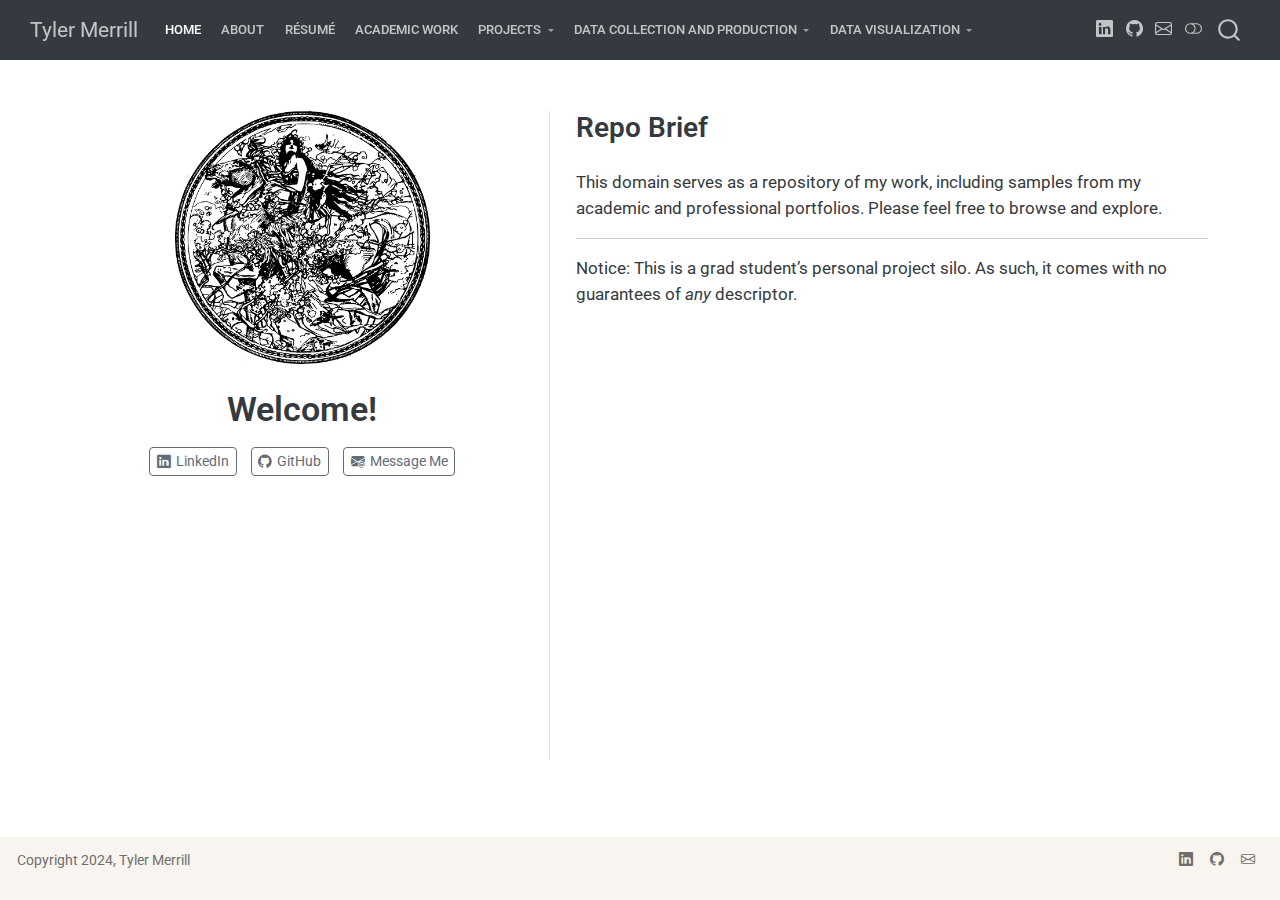
<file: index.html>
<!DOCTYPE html>
<html xmlns="http://www.w3.org/1999/xhtml" lang="en" xml:lang="en"><head>

<meta charset="utf-8">
<meta name="generator" content="quarto-1.4.555">

<meta name="viewport" content="width=device-width, initial-scale=1.0, user-scalable=yes">


<title>Tyler Merrill - Welcome!</title>
<style>
code{white-space: pre-wrap;}
span.smallcaps{font-variant: small-caps;}
div.columns{display: flex; gap: min(4vw, 1.5em);}
div.column{flex: auto; overflow-x: auto;}
div.hanging-indent{margin-left: 1.5em; text-indent: -1.5em;}
ul.task-list{list-style: none;}
ul.task-list li input[type="checkbox"] {
  width: 0.8em;
  margin: 0 0.8em 0.2em -1em; /* quarto-specific, see https://github.com/quarto-dev/quarto-cli/issues/4556 */ 
  vertical-align: middle;
}
</style>


<script src="site_libs/quarto-nav/quarto-nav.js"></script>
<script src="site_libs/quarto-nav/headroom.min.js"></script>
<script src="site_libs/clipboard/clipboard.min.js"></script>
<script src="site_libs/quarto-search/autocomplete.umd.js"></script>
<script src="site_libs/quarto-search/fuse.min.js"></script>
<script src="site_libs/quarto-search/quarto-search.js"></script>
<meta name="quarto:offset" content="./">
<link href="./gruk.png" rel="icon" type="image/png">
<script src="site_libs/quarto-html/quarto.js"></script>
<script src="site_libs/quarto-html/popper.min.js"></script>
<script src="site_libs/quarto-html/tippy.umd.min.js"></script>
<link href="site_libs/quarto-html/tippy.css" rel="stylesheet">
<link href="site_libs/quarto-html/quarto-syntax-highlighting.css" rel="stylesheet" class="quarto-color-scheme" id="quarto-text-highlighting-styles">
<link href="site_libs/quarto-html/quarto-syntax-highlighting-dark.css" rel="prefetch" class="quarto-color-scheme quarto-color-alternate" id="quarto-text-highlighting-styles">
<script src="site_libs/bootstrap/bootstrap.min.js"></script>
<link href="site_libs/bootstrap/bootstrap-icons.css" rel="stylesheet">
<link href="site_libs/bootstrap/bootstrap.min.css" rel="stylesheet" class="quarto-color-scheme" id="quarto-bootstrap" data-mode="light">
<link href="site_libs/bootstrap/bootstrap-dark.min.css" rel="prefetch" class="quarto-color-scheme quarto-color-alternate" id="quarto-bootstrap" data-mode="light">
<script id="quarto-search-options" type="application/json">{
  "location": "navbar",
  "copy-button": false,
  "collapse-after": 3,
  "panel-placement": "end",
  "type": "overlay",
  "limit": 50,
  "keyboard-shortcut": [
    "f",
    "/",
    "s"
  ],
  "show-item-context": false,
  "language": {
    "search-no-results-text": "No results",
    "search-matching-documents-text": "matching documents",
    "search-copy-link-title": "Copy link to search",
    "search-hide-matches-text": "Hide additional matches",
    "search-more-match-text": "more match in this document",
    "search-more-matches-text": "more matches in this document",
    "search-clear-button-title": "Clear",
    "search-text-placeholder": "",
    "search-detached-cancel-button-title": "Cancel",
    "search-submit-button-title": "Submit",
    "search-label": "Search"
  }
}</script>


<link rel="stylesheet" href="styles.css">
</head>

<body class="nav-fixed">

<div id="quarto-search-results"></div>
  <header id="quarto-header" class="headroom fixed-top">
    <nav class="navbar navbar-expand-lg " data-bs-theme="dark">
      <div class="navbar-container container-fluid">
      <div class="navbar-brand-container mx-auto">
    <a class="navbar-brand" href="./index.html">
    <span class="navbar-title">Tyler Merrill</span>
    </a>
  </div>
            <div id="quarto-search" class="" title="Search"></div>
          <button class="navbar-toggler" type="button" data-bs-toggle="collapse" data-bs-target="#navbarCollapse" aria-controls="navbarCollapse" aria-expanded="false" aria-label="Toggle navigation" onclick="if (window.quartoToggleHeadroom) { window.quartoToggleHeadroom(); }">
  <span class="navbar-toggler-icon"></span>
</button>
          <div class="collapse navbar-collapse" id="navbarCollapse">
            <ul class="navbar-nav navbar-nav-scroll me-auto">
  <li class="nav-item">
    <a class="nav-link active" href="./index.html" aria-current="page"> 
<span class="menu-text">Home</span></a>
  </li>  
  <li class="nav-item">
    <a class="nav-link" href="./about.html"> 
<span class="menu-text">About</span></a>
  </li>  
  <li class="nav-item">
    <a class="nav-link" href="./Tyler M - Résumé.pdf"> 
<span class="menu-text">Résumé</span></a>
  </li>  
  <li class="nav-item">
    <a class="nav-link" href="./research.html"> 
<span class="menu-text">Academic Work</span></a>
  </li>  
  <li class="nav-item dropdown ">
    <a class="nav-link dropdown-toggle" href="#" id="nav-menu-projects" role="button" data-bs-toggle="dropdown" aria-expanded="false">
 <span class="menu-text">Projects</span>
    </a>
    <ul class="dropdown-menu" aria-labelledby="nav-menu-projects">    
        <li>
    <a class="dropdown-item" href="./project.html">
 <span class="dropdown-text">EPPS 6302 - Final Project</span></a>
  </li>  
        <li>
    <a class="dropdown-item" href="./project2.html">
 <span class="dropdown-text">EPPS 6356 - Final Project</span></a>
  </li>  
    </ul>
  </li>
  <li class="nav-item dropdown ">
    <a class="nav-link dropdown-toggle" href="#" id="nav-menu-data-collection-and-production" role="button" data-bs-toggle="dropdown" aria-expanded="false">
 <span class="menu-text">Data Collection and Production</span>
    </a>
    <ul class="dropdown-menu" aria-labelledby="nav-menu-data-collection-and-production">    
        <li>
    <a class="dropdown-item" href="./research.html">
 <span class="dropdown-text">TBD</span></a>
  </li>  
        <li>
    <a class="dropdown-item" href="./research.html">
 <span class="dropdown-text">TBD - Labs</span></a>
  </li>  
    </ul>
  </li>
  <li class="nav-item dropdown ">
    <a class="nav-link dropdown-toggle" href="#" id="nav-menu-data-visualization" role="button" data-bs-toggle="dropdown" aria-expanded="false">
 <span class="menu-text">Data Visualization</span>
    </a>
    <ul class="dropdown-menu" aria-labelledby="nav-menu-data-visualization">    
        <li>
    <a class="dropdown-item" href="./Ansg_1_6356.html">
 <span class="dropdown-text">Assignment One</span></a>
  </li>  
        <li>
    <a class="dropdown-item" href="./keynote2016.html">
 <span class="dropdown-text">On Dr.&nbsp;Tufte’s 2016 Speech</span></a>
  </li>  
        <li>
    <a class="dropdown-item" href="./Ansg_2_6356.html">
 <span class="dropdown-text">Assignment Two (With remarks on Dr.&nbsp;Wickham’s Speech )</span></a>
  </li>  
    </ul>
  </li>
</ul>
          </div> <!-- /navcollapse -->
          <div class="quarto-navbar-tools tools-wide">
    <a href="https://www.linkedin.com/in/tylermpro/" title="" class="quarto-navigation-tool px-1" aria-label=""><i class="bi bi-linkedin"></i></a>
    <a href="https://github.com/tylermerrill/tylermerrill.github.io" title="" class="quarto-navigation-tool px-1" aria-label=""><i class="bi bi-github"></i></a>
    <a href="mailto:Tyler.Merrill@UTDallas.edu" title="" class="quarto-navigation-tool px-1" aria-label=""><i class="bi bi-envelope"></i></a>
  <a href="" class="quarto-color-scheme-toggle quarto-navigation-tool  px-1" onclick="window.quartoToggleColorScheme(); return false;" title="Toggle dark mode"><i class="bi"></i></a>
</div>
      </div> <!-- /container-fluid -->
    </nav>
</header>
<!-- content -->
<div id="quarto-content" class="quarto-container page-columns page-rows-contents page-layout-full page-navbar">
<!-- sidebar -->
<!-- margin-sidebar -->
    
<!-- main -->
<div class="quarto-about-trestles content column-page">
  <div class="about-entity">
    <img src="images/woman-horse2.png" class="about-image
  rectangle " style="width: 15em;">
<header id="title-block-header" class="quarto-title-block default">
<div class="quarto-title">
<h1 class="title">Welcome!</h1>
</div>
<div class="quarto-title-meta column-page">
  </div>
</header>
    <div class="about-links">
  <a href="https://www.linkedin.com/in/tylermpro/" class="about-link" rel="" target="">
    <i class="bi bi-linkedin"></i>
     <span class="about-link-text">LinkedIn</span>
  </a>
  <a href="https://github.com/tylermerrill/tylermerrill.github.io" class="about-link" rel="" target="">
    <i class="bi bi-github"></i>
     <span class="about-link-text">GitHub</span>
  </a>
  <a href="mailto:Tyler.Merrill@UTDallas.edu" class="about-link" rel="" target="">
    <i class="bi bi-envelope-at-fill"></i>
     <span class="about-link-text">Message Me</span>
  </a>
</div>
  </div>
  <div class="about-contents"><main class="content column-page" id="quarto-document-content">
<section id="repo-brief" class="level2">
<h2 data-anchor-id="repo-brief">Repo Brief</h2>
<p>This domain serves as a repository of my work, including samples from my academic and professional portfolios. Please feel free to browse and explore.</p>
<hr>
<p>Notice: This is a grad student’s personal project silo. As such, it comes with no guarantees of <em>any</em> descriptor.</p>


</section>
</main></div>
</div>
 <!-- /main -->
<script id="quarto-html-after-body" type="application/javascript">
window.document.addEventListener("DOMContentLoaded", function (event) {
  const toggleBodyColorMode = (bsSheetEl) => {
    const mode = bsSheetEl.getAttribute("data-mode");
    const bodyEl = window.document.querySelector("body");
    if (mode === "dark") {
      bodyEl.classList.add("quarto-dark");
      bodyEl.classList.remove("quarto-light");
    } else {
      bodyEl.classList.add("quarto-light");
      bodyEl.classList.remove("quarto-dark");
    }
  }
  const toggleBodyColorPrimary = () => {
    const bsSheetEl = window.document.querySelector("link#quarto-bootstrap");
    if (bsSheetEl) {
      toggleBodyColorMode(bsSheetEl);
    }
  }
  toggleBodyColorPrimary();  
  const disableStylesheet = (stylesheets) => {
    for (let i=0; i < stylesheets.length; i++) {
      const stylesheet = stylesheets[i];
      stylesheet.rel = 'prefetch';
    }
  }
  const enableStylesheet = (stylesheets) => {
    for (let i=0; i < stylesheets.length; i++) {
      const stylesheet = stylesheets[i];
      stylesheet.rel = 'stylesheet';
    }
  }
  const manageTransitions = (selector, allowTransitions) => {
    const els = window.document.querySelectorAll(selector);
    for (let i=0; i < els.length; i++) {
      const el = els[i];
      if (allowTransitions) {
        el.classList.remove('notransition');
      } else {
        el.classList.add('notransition');
      }
    }
  }
  const toggleGiscusIfUsed = (isAlternate, darkModeDefault) => {
    const baseTheme = document.querySelector('#giscus-base-theme')?.value ?? 'light';
    const alternateTheme = document.querySelector('#giscus-alt-theme')?.value ?? 'dark';
    let newTheme = '';
    if(darkModeDefault) {
      newTheme = isAlternate ? baseTheme : alternateTheme;
    } else {
      newTheme = isAlternate ? alternateTheme : baseTheme;
    }
    const changeGiscusTheme = () => {
      // From: https://github.com/giscus/giscus/issues/336
      const sendMessage = (message) => {
        const iframe = document.querySelector('iframe.giscus-frame');
        if (!iframe) return;
        iframe.contentWindow.postMessage({ giscus: message }, 'https://giscus.app');
      }
      sendMessage({
        setConfig: {
          theme: newTheme
        }
      });
    }
    const isGiscussLoaded = window.document.querySelector('iframe.giscus-frame') !== null;
    if (isGiscussLoaded) {
      changeGiscusTheme();
    }
  }
  const toggleColorMode = (alternate) => {
    // Switch the stylesheets
    const alternateStylesheets = window.document.querySelectorAll('link.quarto-color-scheme.quarto-color-alternate');
    manageTransitions('#quarto-margin-sidebar .nav-link', false);
    if (alternate) {
      enableStylesheet(alternateStylesheets);
      for (const sheetNode of alternateStylesheets) {
        if (sheetNode.id === "quarto-bootstrap") {
          toggleBodyColorMode(sheetNode);
        }
      }
    } else {
      disableStylesheet(alternateStylesheets);
      toggleBodyColorPrimary();
    }
    manageTransitions('#quarto-margin-sidebar .nav-link', true);
    // Switch the toggles
    const toggles = window.document.querySelectorAll('.quarto-color-scheme-toggle');
    for (let i=0; i < toggles.length; i++) {
      const toggle = toggles[i];
      if (toggle) {
        if (alternate) {
          toggle.classList.add("alternate");     
        } else {
          toggle.classList.remove("alternate");
        }
      }
    }
    // Hack to workaround the fact that safari doesn't
    // properly recolor the scrollbar when toggling (#1455)
    if (navigator.userAgent.indexOf('Safari') > 0 && navigator.userAgent.indexOf('Chrome') == -1) {
      manageTransitions("body", false);
      window.scrollTo(0, 1);
      setTimeout(() => {
        window.scrollTo(0, 0);
        manageTransitions("body", true);
      }, 40);  
    }
  }
  const isFileUrl = () => { 
    return window.location.protocol === 'file:';
  }
  const hasAlternateSentinel = () => {  
    let styleSentinel = getColorSchemeSentinel();
    if (styleSentinel !== null) {
      return styleSentinel === "alternate";
    } else {
      return false;
    }
  }
  const setStyleSentinel = (alternate) => {
    const value = alternate ? "alternate" : "default";
    if (!isFileUrl()) {
      window.localStorage.setItem("quarto-color-scheme", value);
    } else {
      localAlternateSentinel = value;
    }
  }
  const getColorSchemeSentinel = () => {
    if (!isFileUrl()) {
      const storageValue = window.localStorage.getItem("quarto-color-scheme");
      return storageValue != null ? storageValue : localAlternateSentinel;
    } else {
      return localAlternateSentinel;
    }
  }
  const darkModeDefault = false;
  let localAlternateSentinel = darkModeDefault ? 'alternate' : 'default';
  // Dark / light mode switch
  window.quartoToggleColorScheme = () => {
    // Read the current dark / light value 
    let toAlternate = !hasAlternateSentinel();
    toggleColorMode(toAlternate);
    setStyleSentinel(toAlternate);
    toggleGiscusIfUsed(toAlternate, darkModeDefault);
  };
  // Ensure there is a toggle, if there isn't float one in the top right
  if (window.document.querySelector('.quarto-color-scheme-toggle') === null) {
    const a = window.document.createElement('a');
    a.classList.add('top-right');
    a.classList.add('quarto-color-scheme-toggle');
    a.href = "";
    a.onclick = function() { try { window.quartoToggleColorScheme(); } catch {} return false; };
    const i = window.document.createElement("i");
    i.classList.add('bi');
    a.appendChild(i);
    window.document.body.appendChild(a);
  }
  // Switch to dark mode if need be
  if (hasAlternateSentinel()) {
    toggleColorMode(true);
  } else {
    toggleColorMode(false);
  }
  const isCodeAnnotation = (el) => {
    for (const clz of el.classList) {
      if (clz.startsWith('code-annotation-')) {                     
        return true;
      }
    }
    return false;
  }
  const clipboard = new window.ClipboardJS('.code-copy-button', {
    text: function(trigger) {
      const codeEl = trigger.previousElementSibling.cloneNode(true);
      for (const childEl of codeEl.children) {
        if (isCodeAnnotation(childEl)) {
          childEl.remove();
        }
      }
      return codeEl.innerText;
    }
  });
  clipboard.on('success', function(e) {
    // button target
    const button = e.trigger;
    // don't keep focus
    button.blur();
    // flash "checked"
    button.classList.add('code-copy-button-checked');
    var currentTitle = button.getAttribute("title");
    button.setAttribute("title", "Copied!");
    let tooltip;
    if (window.bootstrap) {
      button.setAttribute("data-bs-toggle", "tooltip");
      button.setAttribute("data-bs-placement", "left");
      button.setAttribute("data-bs-title", "Copied!");
      tooltip = new bootstrap.Tooltip(button, 
        { trigger: "manual", 
          customClass: "code-copy-button-tooltip",
          offset: [0, -8]});
      tooltip.show();    
    }
    setTimeout(function() {
      if (tooltip) {
        tooltip.hide();
        button.removeAttribute("data-bs-title");
        button.removeAttribute("data-bs-toggle");
        button.removeAttribute("data-bs-placement");
      }
      button.setAttribute("title", currentTitle);
      button.classList.remove('code-copy-button-checked');
    }, 1000);
    // clear code selection
    e.clearSelection();
  });
    var localhostRegex = new RegExp(/^(?:http|https):\/\/localhost\:?[0-9]*\//);
    var mailtoRegex = new RegExp(/^mailto:/);
      var filterRegex = new RegExp('/' + window.location.host + '/');
    var isInternal = (href) => {
        return filterRegex.test(href) || localhostRegex.test(href) || mailtoRegex.test(href);
    }
    // Inspect non-navigation links and adorn them if external
 	var links = window.document.querySelectorAll('a[href]:not(.nav-link):not(.navbar-brand):not(.toc-action):not(.sidebar-link):not(.sidebar-item-toggle):not(.pagination-link):not(.no-external):not([aria-hidden]):not(.dropdown-item):not(.quarto-navigation-tool)');
    for (var i=0; i<links.length; i++) {
      const link = links[i];
      if (!isInternal(link.href)) {
        // undo the damage that might have been done by quarto-nav.js in the case of
        // links that we want to consider external
        if (link.dataset.originalHref !== undefined) {
          link.href = link.dataset.originalHref;
        }
      }
    }
  function tippyHover(el, contentFn, onTriggerFn, onUntriggerFn) {
    const config = {
      allowHTML: true,
      maxWidth: 500,
      delay: 100,
      arrow: false,
      appendTo: function(el) {
          return el.parentElement;
      },
      interactive: true,
      interactiveBorder: 10,
      theme: 'quarto',
      placement: 'bottom-start',
    };
    if (contentFn) {
      config.content = contentFn;
    }
    if (onTriggerFn) {
      config.onTrigger = onTriggerFn;
    }
    if (onUntriggerFn) {
      config.onUntrigger = onUntriggerFn;
    }
    window.tippy(el, config); 
  }
  const noterefs = window.document.querySelectorAll('a[role="doc-noteref"]');
  for (var i=0; i<noterefs.length; i++) {
    const ref = noterefs[i];
    tippyHover(ref, function() {
      // use id or data attribute instead here
      let href = ref.getAttribute('data-footnote-href') || ref.getAttribute('href');
      try { href = new URL(href).hash; } catch {}
      const id = href.replace(/^#\/?/, "");
      const note = window.document.getElementById(id);
      if (note) {
        return note.innerHTML;
      } else {
        return "";
      }
    });
  }
  const xrefs = window.document.querySelectorAll('a.quarto-xref');
  const processXRef = (id, note) => {
    // Strip column container classes
    const stripColumnClz = (el) => {
      el.classList.remove("page-full", "page-columns");
      if (el.children) {
        for (const child of el.children) {
          stripColumnClz(child);
        }
      }
    }
    stripColumnClz(note)
    if (id === null || id.startsWith('sec-')) {
      // Special case sections, only their first couple elements
      const container = document.createElement("div");
      if (note.children && note.children.length > 2) {
        container.appendChild(note.children[0].cloneNode(true));
        for (let i = 1; i < note.children.length; i++) {
          const child = note.children[i];
          if (child.tagName === "P" && child.innerText === "") {
            continue;
          } else {
            container.appendChild(child.cloneNode(true));
            break;
          }
        }
        if (window.Quarto?.typesetMath) {
          window.Quarto.typesetMath(container);
        }
        return container.innerHTML
      } else {
        if (window.Quarto?.typesetMath) {
          window.Quarto.typesetMath(note);
        }
        return note.innerHTML;
      }
    } else {
      // Remove any anchor links if they are present
      const anchorLink = note.querySelector('a.anchorjs-link');
      if (anchorLink) {
        anchorLink.remove();
      }
      if (window.Quarto?.typesetMath) {
        window.Quarto.typesetMath(note);
      }
      // TODO in 1.5, we should make sure this works without a callout special case
      if (note.classList.contains("callout")) {
        return note.outerHTML;
      } else {
        return note.innerHTML;
      }
    }
  }
  for (var i=0; i<xrefs.length; i++) {
    const xref = xrefs[i];
    tippyHover(xref, undefined, function(instance) {
      instance.disable();
      let url = xref.getAttribute('href');
      let hash = undefined; 
      if (url.startsWith('#')) {
        hash = url;
      } else {
        try { hash = new URL(url).hash; } catch {}
      }
      if (hash) {
        const id = hash.replace(/^#\/?/, "");
        const note = window.document.getElementById(id);
        if (note !== null) {
          try {
            const html = processXRef(id, note.cloneNode(true));
            instance.setContent(html);
          } finally {
            instance.enable();
            instance.show();
          }
        } else {
          // See if we can fetch this
          fetch(url.split('#')[0])
          .then(res => res.text())
          .then(html => {
            const parser = new DOMParser();
            const htmlDoc = parser.parseFromString(html, "text/html");
            const note = htmlDoc.getElementById(id);
            if (note !== null) {
              const html = processXRef(id, note);
              instance.setContent(html);
            } 
          }).finally(() => {
            instance.enable();
            instance.show();
          });
        }
      } else {
        // See if we can fetch a full url (with no hash to target)
        // This is a special case and we should probably do some content thinning / targeting
        fetch(url)
        .then(res => res.text())
        .then(html => {
          const parser = new DOMParser();
          const htmlDoc = parser.parseFromString(html, "text/html");
          const note = htmlDoc.querySelector('main.content');
          if (note !== null) {
            // This should only happen for chapter cross references
            // (since there is no id in the URL)
            // remove the first header
            if (note.children.length > 0 && note.children[0].tagName === "HEADER") {
              note.children[0].remove();
            }
            const html = processXRef(null, note);
            instance.setContent(html);
          } 
        }).finally(() => {
          instance.enable();
          instance.show();
        });
      }
    }, function(instance) {
    });
  }
      let selectedAnnoteEl;
      const selectorForAnnotation = ( cell, annotation) => {
        let cellAttr = 'data-code-cell="' + cell + '"';
        let lineAttr = 'data-code-annotation="' +  annotation + '"';
        const selector = 'span[' + cellAttr + '][' + lineAttr + ']';
        return selector;
      }
      const selectCodeLines = (annoteEl) => {
        const doc = window.document;
        const targetCell = annoteEl.getAttribute("data-target-cell");
        const targetAnnotation = annoteEl.getAttribute("data-target-annotation");
        const annoteSpan = window.document.querySelector(selectorForAnnotation(targetCell, targetAnnotation));
        const lines = annoteSpan.getAttribute("data-code-lines").split(",");
        const lineIds = lines.map((line) => {
          return targetCell + "-" + line;
        })
        let top = null;
        let height = null;
        let parent = null;
        if (lineIds.length > 0) {
            //compute the position of the single el (top and bottom and make a div)
            const el = window.document.getElementById(lineIds[0]);
            top = el.offsetTop;
            height = el.offsetHeight;
            parent = el.parentElement.parentElement;
          if (lineIds.length > 1) {
            const lastEl = window.document.getElementById(lineIds[lineIds.length - 1]);
            const bottom = lastEl.offsetTop + lastEl.offsetHeight;
            height = bottom - top;
          }
          if (top !== null && height !== null && parent !== null) {
            // cook up a div (if necessary) and position it 
            let div = window.document.getElementById("code-annotation-line-highlight");
            if (div === null) {
              div = window.document.createElement("div");
              div.setAttribute("id", "code-annotation-line-highlight");
              div.style.position = 'absolute';
              parent.appendChild(div);
            }
            div.style.top = top - 2 + "px";
            div.style.height = height + 4 + "px";
            div.style.left = 0;
            let gutterDiv = window.document.getElementById("code-annotation-line-highlight-gutter");
            if (gutterDiv === null) {
              gutterDiv = window.document.createElement("div");
              gutterDiv.setAttribute("id", "code-annotation-line-highlight-gutter");
              gutterDiv.style.position = 'absolute';
              const codeCell = window.document.getElementById(targetCell);
              const gutter = codeCell.querySelector('.code-annotation-gutter');
              gutter.appendChild(gutterDiv);
            }
            gutterDiv.style.top = top - 2 + "px";
            gutterDiv.style.height = height + 4 + "px";
          }
          selectedAnnoteEl = annoteEl;
        }
      };
      const unselectCodeLines = () => {
        const elementsIds = ["code-annotation-line-highlight", "code-annotation-line-highlight-gutter"];
        elementsIds.forEach((elId) => {
          const div = window.document.getElementById(elId);
          if (div) {
            div.remove();
          }
        });
        selectedAnnoteEl = undefined;
      };
        // Handle positioning of the toggle
    window.addEventListener(
      "resize",
      throttle(() => {
        elRect = undefined;
        if (selectedAnnoteEl) {
          selectCodeLines(selectedAnnoteEl);
        }
      }, 10)
    );
    function throttle(fn, ms) {
    let throttle = false;
    let timer;
      return (...args) => {
        if(!throttle) { // first call gets through
            fn.apply(this, args);
            throttle = true;
        } else { // all the others get throttled
            if(timer) clearTimeout(timer); // cancel #2
            timer = setTimeout(() => {
              fn.apply(this, args);
              timer = throttle = false;
            }, ms);
        }
      };
    }
      // Attach click handler to the DT
      const annoteDls = window.document.querySelectorAll('dt[data-target-cell]');
      for (const annoteDlNode of annoteDls) {
        annoteDlNode.addEventListener('click', (event) => {
          const clickedEl = event.target;
          if (clickedEl !== selectedAnnoteEl) {
            unselectCodeLines();
            const activeEl = window.document.querySelector('dt[data-target-cell].code-annotation-active');
            if (activeEl) {
              activeEl.classList.remove('code-annotation-active');
            }
            selectCodeLines(clickedEl);
            clickedEl.classList.add('code-annotation-active');
          } else {
            // Unselect the line
            unselectCodeLines();
            clickedEl.classList.remove('code-annotation-active');
          }
        });
      }
  const findCites = (el) => {
    const parentEl = el.parentElement;
    if (parentEl) {
      const cites = parentEl.dataset.cites;
      if (cites) {
        return {
          el,
          cites: cites.split(' ')
        };
      } else {
        return findCites(el.parentElement)
      }
    } else {
      return undefined;
    }
  };
  var bibliorefs = window.document.querySelectorAll('a[role="doc-biblioref"]');
  for (var i=0; i<bibliorefs.length; i++) {
    const ref = bibliorefs[i];
    const citeInfo = findCites(ref);
    if (citeInfo) {
      tippyHover(citeInfo.el, function() {
        var popup = window.document.createElement('div');
        citeInfo.cites.forEach(function(cite) {
          var citeDiv = window.document.createElement('div');
          citeDiv.classList.add('hanging-indent');
          citeDiv.classList.add('csl-entry');
          var biblioDiv = window.document.getElementById('ref-' + cite);
          if (biblioDiv) {
            citeDiv.innerHTML = biblioDiv.innerHTML;
          }
          popup.appendChild(citeDiv);
        });
        return popup.innerHTML;
      });
    }
  }
});
</script>
</div> <!-- /content -->
<footer class="footer">
  <div class="nav-footer">
    <div class="nav-footer-left">
      <ul class="footer-items list-unstyled">
    <li class="nav-item">
 Copyright 2024, Tyler Merrill
  </li>  
</ul>
    </div>   
    <div class="nav-footer-center">
      &nbsp;
    </div>
    <div class="nav-footer-right">
      <ul class="footer-items list-unstyled">
    <li class="nav-item compact">
    <a class="nav-link" href="https://www.linkedin.com/in/tylermpro/">
      <i class="bi bi-linkedin" role="img">
</i> 
    </a>
  </li>  
    <li class="nav-item compact">
    <a class="nav-link" href="https://github.com/tylermerrill/tylermerrill.github.io">
      <i class="bi bi-github" role="img">
</i> 
    </a>
  </li>  
    <li class="nav-item compact">
    <a class="nav-link" href="mailto:Tyler.Merrill@UTDallas.edu">
      <i class="bi bi-envelope" role="img">
</i> 
    </a>
  </li>  
</ul>
    </div>
  </div>
</footer>




</body></html>
</file>
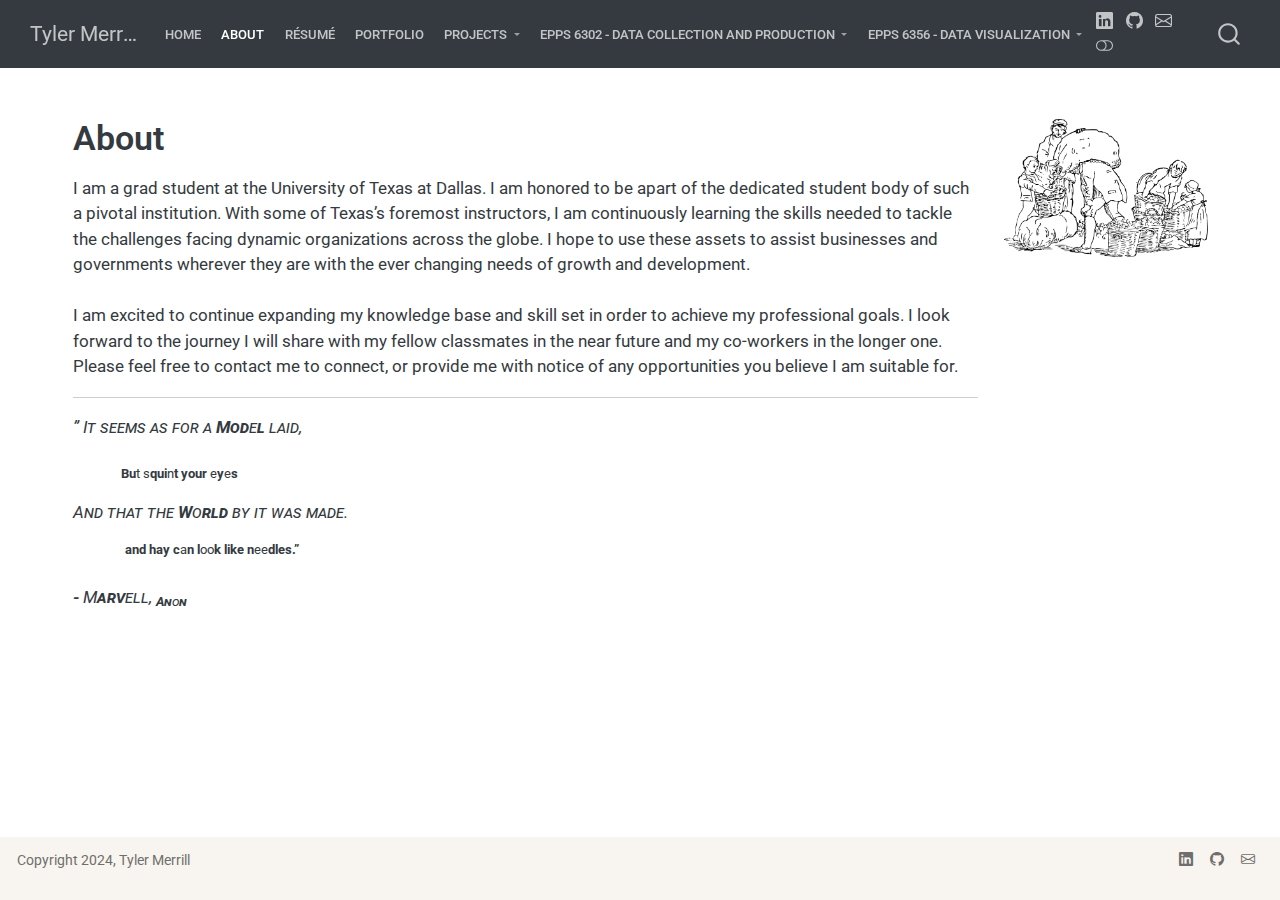
<file: about.html>
<!DOCTYPE html>
<html xmlns="http://www.w3.org/1999/xhtml" lang="en" xml:lang="en"><head>

<meta charset="utf-8">
<meta name="generator" content="quarto-1.5.57">

<meta name="viewport" content="width=device-width, initial-scale=1.0, user-scalable=yes">


<title>About – Tyler Merrill</title>
<style>
code{white-space: pre-wrap;}
span.smallcaps{font-variant: small-caps;}
div.columns{display: flex; gap: min(4vw, 1.5em);}
div.column{flex: auto; overflow-x: auto;}
div.hanging-indent{margin-left: 1.5em; text-indent: -1.5em;}
ul.task-list{list-style: none;}
ul.task-list li input[type="checkbox"] {
  width: 0.8em;
  margin: 0 0.8em 0.2em -1em; /* quarto-specific, see https://github.com/quarto-dev/quarto-cli/issues/4556 */ 
  vertical-align: middle;
}
</style>


<script src="site_libs/quarto-nav/quarto-nav.js"></script>
<script src="site_libs/quarto-nav/headroom.min.js"></script>
<script src="site_libs/clipboard/clipboard.min.js"></script>
<script src="site_libs/quarto-search/autocomplete.umd.js"></script>
<script src="site_libs/quarto-search/fuse.min.js"></script>
<script src="site_libs/quarto-search/quarto-search.js"></script>
<meta name="quarto:offset" content="./">
<link href="./gruk.png" rel="icon" type="image/png">
<script src="site_libs/quarto-html/quarto.js"></script>
<script src="site_libs/quarto-html/popper.min.js"></script>
<script src="site_libs/quarto-html/tippy.umd.min.js"></script>
<link href="site_libs/quarto-html/tippy.css" rel="stylesheet">
<link href="site_libs/quarto-html/quarto-syntax-highlighting.css" rel="stylesheet" class="quarto-color-scheme" id="quarto-text-highlighting-styles">
<link href="site_libs/quarto-html/quarto-syntax-highlighting-dark.css" rel="prefetch" class="quarto-color-scheme quarto-color-alternate" id="quarto-text-highlighting-styles">
<script src="site_libs/bootstrap/bootstrap.min.js"></script>
<link href="site_libs/bootstrap/bootstrap-icons.css" rel="stylesheet">
<link href="site_libs/bootstrap/bootstrap.min.css" rel="stylesheet" class="quarto-color-scheme" id="quarto-bootstrap" data-mode="light">
<link href="site_libs/bootstrap/bootstrap-dark.min.css" rel="prefetch" class="quarto-color-scheme quarto-color-alternate" id="quarto-bootstrap" data-mode="light">
<script id="quarto-search-options" type="application/json">{
  "location": "navbar",
  "copy-button": false,
  "collapse-after": 3,
  "panel-placement": "end",
  "type": "overlay",
  "limit": 50,
  "keyboard-shortcut": [
    "f",
    "/",
    "s"
  ],
  "show-item-context": false,
  "language": {
    "search-no-results-text": "No results",
    "search-matching-documents-text": "matching documents",
    "search-copy-link-title": "Copy link to search",
    "search-hide-matches-text": "Hide additional matches",
    "search-more-match-text": "more match in this document",
    "search-more-matches-text": "more matches in this document",
    "search-clear-button-title": "Clear",
    "search-text-placeholder": "",
    "search-detached-cancel-button-title": "Cancel",
    "search-submit-button-title": "Submit",
    "search-label": "Search"
  }
}</script>


<link rel="stylesheet" href="styles.css">
</head>

<body class="nav-fixed">

<div id="quarto-search-results"></div>
  <header id="quarto-header" class="headroom fixed-top">
    <nav class="navbar navbar-expand-lg " data-bs-theme="dark">
      <div class="navbar-container container-fluid">
      <div class="navbar-brand-container mx-auto">
    <a class="navbar-brand" href="./index.html">
    <span class="navbar-title">Tyler Merrill</span>
    </a>
  </div>
            <div id="quarto-search" class="" title="Search"></div>
          <button class="navbar-toggler" type="button" data-bs-toggle="collapse" data-bs-target="#navbarCollapse" aria-controls="navbarCollapse" role="menu" aria-expanded="false" aria-label="Toggle navigation" onclick="if (window.quartoToggleHeadroom) { window.quartoToggleHeadroom(); }">
  <span class="navbar-toggler-icon"></span>
</button>
          <div class="collapse navbar-collapse" id="navbarCollapse">
            <ul class="navbar-nav navbar-nav-scroll me-auto">
  <li class="nav-item">
    <a class="nav-link" href="./index.html"> 
<span class="menu-text">Home</span></a>
  </li>  
  <li class="nav-item">
    <a class="nav-link active" href="./about.html" aria-current="page"> 
<span class="menu-text">About</span></a>
  </li>  
  <li class="nav-item">
    <a class="nav-link" href="./Tyler M - Résumé.pdf"> 
<span class="menu-text">Résumé</span></a>
  </li>  
  <li class="nav-item">
    <a class="nav-link" href="./research.html"> 
<span class="menu-text">Portfolio</span></a>
  </li>  
  <li class="nav-item dropdown ">
    <a class="nav-link dropdown-toggle" href="#" id="nav-menu-projects" role="link" data-bs-toggle="dropdown" aria-expanded="false">
 <span class="menu-text">Projects</span>
    </a>
    <ul class="dropdown-menu" aria-labelledby="nav-menu-projects">    
        <li>
    <a class="dropdown-item" href="./guan_finalproject.pdf">
 <span class="dropdown-text">EPPS 6302 - Final Project</span></a>
  </li>  
        <li>
    <a class="dropdown-item" href="./maitreyi_finalproject.pdf">
 <span class="dropdown-text">EPPS 6356 - Final Project</span></a>
  </li>  
        <li>
    <a class="dropdown-item" href="./6317.pdf">
 <span class="dropdown-text">EPPS 6317 - Proposal Presentation</span></a>
  </li>  
        <li>
    <a class="dropdown-item" href="https://rpubs.com/tjm3467/1251897">
 <span class="dropdown-text">EPPS 6356 - Final Project Dashboard</span></a>
  </li>  
    </ul>
  </li>
  <li class="nav-item dropdown ">
    <a class="nav-link dropdown-toggle" href="#" id="nav-menu-epps-6302---data-collection-and-production" role="link" data-bs-toggle="dropdown" aria-expanded="false">
 <span class="menu-text">EPPS 6302 - Data Collection and Production</span>
    </a>
    <ul class="dropdown-menu" aria-labelledby="nav-menu-epps-6302---data-collection-and-production">    
        <li>
    <a class="dropdown-item" href="./Ansg_1_6302.html">
 <span class="dropdown-text">Assignment One</span></a>
  </li>  
        <li>
    <a class="dropdown-item" href="./Ansg_2_6302.html">
 <span class="dropdown-text">Assignment Two</span></a>
  </li>  
        <li>
    <a class="dropdown-item" href="./Ansg_3_6302.html">
 <span class="dropdown-text">Assignment Three</span></a>
  </li>  
        <li>
    <a class="dropdown-item" href="./Ansg_4_6302.html">
 <span class="dropdown-text">Assignment Four</span></a>
  </li>  
        <li>
    <a class="dropdown-item" href="./Ansg_5_6302.html">
 <span class="dropdown-text">Assignment Five</span></a>
  </li>  
    </ul>
  </li>
  <li class="nav-item dropdown ">
    <a class="nav-link dropdown-toggle" href="#" id="nav-menu-epps-6356---data-visualization" role="link" data-bs-toggle="dropdown" aria-expanded="false">
 <span class="menu-text">EPPS 6356 - Data Visualization</span>
    </a>
    <ul class="dropdown-menu" aria-labelledby="nav-menu-epps-6356---data-visualization">    
        <li>
    <a class="dropdown-item" href="./Ansg_1_6356.html">
 <span class="dropdown-text">Assignment One</span></a>
  </li>  
        <li>
    <a class="dropdown-item" href="./keynote2016.html">
 <span class="dropdown-text">On Dr.&nbsp;Tufte’s 2016 Speech</span></a>
  </li>  
        <li>
    <a class="dropdown-item" href="./flu.html">
 <span class="dropdown-text">Google Flu &amp; Dr.&nbsp;Wickham’s 2019 Keynote</span></a>
  </li>  
        <li>
    <a class="dropdown-item" href="./Ansg_2_6356.html">
 <span class="dropdown-text">Assignment Two</span></a>
  </li>  
        <li>
    <a class="dropdown-item" href="./two_styles.html">
 <span class="dropdown-text">Two Styles - Cario and Ware</span></a>
  </li>  
        <li>
    <a class="dropdown-item" href="./McGhee.html">
 <span class="dropdown-text">McGhee and HPI</span></a>
  </li>  
        <li>
    <a class="dropdown-item" href="./Ansg_3_6356.html">
 <span class="dropdown-text">Assignment Three</span></a>
  </li>  
        <li>
    <a class="dropdown-item" href="./Ansg_4_6356.html">
 <span class="dropdown-text">Assignment Four (Hackathon - 01)</span></a>
  </li>  
        <li>
    <a class="dropdown-item" href="./Knuth.html">
 <span class="dropdown-text">Comments on Knuth and Malinowski</span></a>
  </li>  
        <li>
    <a class="dropdown-item" href="./Ansg_5_6356.html">
 <span class="dropdown-text">Assignment Five</span></a>
  </li>  
        <li>
    <a class="dropdown-item" href="./Ansg_6_6356.html">
 <span class="dropdown-text">Assignment Six</span></a>
  </li>  
        <li>
    <a class="dropdown-item" href="./McKinsey.html">
 <span class="dropdown-text">McKinsey and D3</span></a>
  </li>  
        <li>
    <a class="dropdown-item" href="./Ansg_7_6356.html">
 <span class="dropdown-text">Assignment Seven (Hackathon - 02)</span></a>
  </li>  
        <li>
    <a class="dropdown-item" href="https://rpubs.com/tjm3467/Assignment8">
 <span class="dropdown-text">Assignment Eight</span></a>
  </li>  
    </ul>
  </li>
</ul>
          </div> <!-- /navcollapse -->
            <div class="quarto-navbar-tools tools-wide">
    <a href="https://www.linkedin.com/in/tylermpro/" title="" class="quarto-navigation-tool px-1" aria-label=""><i class="bi bi-linkedin"></i></a>
    <a href="https://github.com/tylermerrill/tylermerrill.github.io" title="" class="quarto-navigation-tool px-1" aria-label=""><i class="bi bi-github"></i></a>
    <a href="mailto:Tyler.Merrill@UTDallas.edu" title="" class="quarto-navigation-tool px-1" aria-label=""><i class="bi bi-envelope"></i></a>
  <a href="" class="quarto-color-scheme-toggle quarto-navigation-tool  px-1" onclick="window.quartoToggleColorScheme(); return false;" title="Toggle dark mode"><i class="bi"></i></a>
</div>
      </div> <!-- /container-fluid -->
    </nav>
</header>
<!-- content -->
<div id="quarto-content" class="quarto-container page-columns page-rows-contents page-layout-full page-navbar">
<!-- sidebar -->
<!-- margin-sidebar -->
    
<!-- main -->
<div class="quarto-about-solana column-page">
  <div class="about-entity">
    <div class="entity-contents">
      <header id="title-block-header" class="quarto-title-block default">
<div class="quarto-title">
<h1 class="title">About</h1>
</div>
<div class="quarto-title-meta column-page">
  </div>
</header> 
      <div class="about-contents"><main class="content column-page" id="quarto-document-content">
<p>I am a grad student at the University of Texas at Dallas. I am honored to be apart of the dedicated student body of such a pivotal institution. With some of Texas’s foremost instructors, I am continuously learning the skills needed to tackle the challenges facing dynamic organizations across the globe. I hope to use these assets to assist businesses and governments wherever they are with the ever changing needs of growth and development.<br>
<br>
I am excited to continue expanding my knowledge base and skill set in order to achieve my professional goals. I look forward to the journey I will share with my fellow classmates in the near future and my co-workers in the longer one. Please feel free to contact me to connect, or provide me with notice of any opportunities you believe I am suitable for.</p>
<hr>
<p><span class="smallcaps"><em>” It seems as for a <strong>Mod</strong>e<strong>l</strong> laid,</em></span></p>
<p><img src="images/t11.png" class="img-fluid" width="48"><sub><strong>Bu</strong>t&nbsp;s<strong>qui</strong>n<strong>t&nbsp;your</strong>&nbsp;e<strong>y</strong>e<strong>s</strong></sub></p>
<p><span class="smallcaps"><em>And that the <strong>W</strong>o<strong>rld</strong> by it was made.</em></span></p>
<p><img src="images/t11.png" width="52" height="16"><sup><strong>and&nbsp;hay&nbsp;c</strong>a<strong>n&nbsp;l</strong>oo<strong>k&nbsp;like&nbsp;n</strong>ee<strong>dles.”</strong></sup></p>
<p><span class="smallcaps"><em><strong>-</strong> M<strong>arv</strong>ell</em></span><em>, <sub><span class="smallcaps"><strong>An</strong>o<strong>n</strong></span></sub></em></p>


</main></div>
    </div>
    <img src="images/harvesting-apples1.png" class="about-image
  rectangle " style="width: 12em;">
  </div>
</div>
 <!-- /main -->
<script id="quarto-html-after-body" type="application/javascript">
window.document.addEventListener("DOMContentLoaded", function (event) {
  const toggleBodyColorMode = (bsSheetEl) => {
    const mode = bsSheetEl.getAttribute("data-mode");
    const bodyEl = window.document.querySelector("body");
    if (mode === "dark") {
      bodyEl.classList.add("quarto-dark");
      bodyEl.classList.remove("quarto-light");
    } else {
      bodyEl.classList.add("quarto-light");
      bodyEl.classList.remove("quarto-dark");
    }
  }
  const toggleBodyColorPrimary = () => {
    const bsSheetEl = window.document.querySelector("link#quarto-bootstrap");
    if (bsSheetEl) {
      toggleBodyColorMode(bsSheetEl);
    }
  }
  toggleBodyColorPrimary();  
  const disableStylesheet = (stylesheets) => {
    for (let i=0; i < stylesheets.length; i++) {
      const stylesheet = stylesheets[i];
      stylesheet.rel = 'prefetch';
    }
  }
  const enableStylesheet = (stylesheets) => {
    for (let i=0; i < stylesheets.length; i++) {
      const stylesheet = stylesheets[i];
      stylesheet.rel = 'stylesheet';
    }
  }
  const manageTransitions = (selector, allowTransitions) => {
    const els = window.document.querySelectorAll(selector);
    for (let i=0; i < els.length; i++) {
      const el = els[i];
      if (allowTransitions) {
        el.classList.remove('notransition');
      } else {
        el.classList.add('notransition');
      }
    }
  }
  const toggleGiscusIfUsed = (isAlternate, darkModeDefault) => {
    const baseTheme = document.querySelector('#giscus-base-theme')?.value ?? 'light';
    const alternateTheme = document.querySelector('#giscus-alt-theme')?.value ?? 'dark';
    let newTheme = '';
    if(darkModeDefault) {
      newTheme = isAlternate ? baseTheme : alternateTheme;
    } else {
      newTheme = isAlternate ? alternateTheme : baseTheme;
    }
    const changeGiscusTheme = () => {
      // From: https://github.com/giscus/giscus/issues/336
      const sendMessage = (message) => {
        const iframe = document.querySelector('iframe.giscus-frame');
        if (!iframe) return;
        iframe.contentWindow.postMessage({ giscus: message }, 'https://giscus.app');
      }
      sendMessage({
        setConfig: {
          theme: newTheme
        }
      });
    }
    const isGiscussLoaded = window.document.querySelector('iframe.giscus-frame') !== null;
    if (isGiscussLoaded) {
      changeGiscusTheme();
    }
  }
  const toggleColorMode = (alternate) => {
    // Switch the stylesheets
    const alternateStylesheets = window.document.querySelectorAll('link.quarto-color-scheme.quarto-color-alternate');
    manageTransitions('#quarto-margin-sidebar .nav-link', false);
    if (alternate) {
      enableStylesheet(alternateStylesheets);
      for (const sheetNode of alternateStylesheets) {
        if (sheetNode.id === "quarto-bootstrap") {
          toggleBodyColorMode(sheetNode);
        }
      }
    } else {
      disableStylesheet(alternateStylesheets);
      toggleBodyColorPrimary();
    }
    manageTransitions('#quarto-margin-sidebar .nav-link', true);
    // Switch the toggles
    const toggles = window.document.querySelectorAll('.quarto-color-scheme-toggle');
    for (let i=0; i < toggles.length; i++) {
      const toggle = toggles[i];
      if (toggle) {
        if (alternate) {
          toggle.classList.add("alternate");     
        } else {
          toggle.classList.remove("alternate");
        }
      }
    }
    // Hack to workaround the fact that safari doesn't
    // properly recolor the scrollbar when toggling (#1455)
    if (navigator.userAgent.indexOf('Safari') > 0 && navigator.userAgent.indexOf('Chrome') == -1) {
      manageTransitions("body", false);
      window.scrollTo(0, 1);
      setTimeout(() => {
        window.scrollTo(0, 0);
        manageTransitions("body", true);
      }, 40);  
    }
  }
  const isFileUrl = () => { 
    return window.location.protocol === 'file:';
  }
  const hasAlternateSentinel = () => {  
    let styleSentinel = getColorSchemeSentinel();
    if (styleSentinel !== null) {
      return styleSentinel === "alternate";
    } else {
      return false;
    }
  }
  const setStyleSentinel = (alternate) => {
    const value = alternate ? "alternate" : "default";
    if (!isFileUrl()) {
      window.localStorage.setItem("quarto-color-scheme", value);
    } else {
      localAlternateSentinel = value;
    }
  }
  const getColorSchemeSentinel = () => {
    if (!isFileUrl()) {
      const storageValue = window.localStorage.getItem("quarto-color-scheme");
      return storageValue != null ? storageValue : localAlternateSentinel;
    } else {
      return localAlternateSentinel;
    }
  }
  const darkModeDefault = false;
  let localAlternateSentinel = darkModeDefault ? 'alternate' : 'default';
  // Dark / light mode switch
  window.quartoToggleColorScheme = () => {
    // Read the current dark / light value 
    let toAlternate = !hasAlternateSentinel();
    toggleColorMode(toAlternate);
    setStyleSentinel(toAlternate);
    toggleGiscusIfUsed(toAlternate, darkModeDefault);
  };
  // Ensure there is a toggle, if there isn't float one in the top right
  if (window.document.querySelector('.quarto-color-scheme-toggle') === null) {
    const a = window.document.createElement('a');
    a.classList.add('top-right');
    a.classList.add('quarto-color-scheme-toggle');
    a.href = "";
    a.onclick = function() { try { window.quartoToggleColorScheme(); } catch {} return false; };
    const i = window.document.createElement("i");
    i.classList.add('bi');
    a.appendChild(i);
    window.document.body.appendChild(a);
  }
  // Switch to dark mode if need be
  if (hasAlternateSentinel()) {
    toggleColorMode(true);
  } else {
    toggleColorMode(false);
  }
  const isCodeAnnotation = (el) => {
    for (const clz of el.classList) {
      if (clz.startsWith('code-annotation-')) {                     
        return true;
      }
    }
    return false;
  }
  const onCopySuccess = function(e) {
    // button target
    const button = e.trigger;
    // don't keep focus
    button.blur();
    // flash "checked"
    button.classList.add('code-copy-button-checked');
    var currentTitle = button.getAttribute("title");
    button.setAttribute("title", "Copied!");
    let tooltip;
    if (window.bootstrap) {
      button.setAttribute("data-bs-toggle", "tooltip");
      button.setAttribute("data-bs-placement", "left");
      button.setAttribute("data-bs-title", "Copied!");
      tooltip = new bootstrap.Tooltip(button, 
        { trigger: "manual", 
          customClass: "code-copy-button-tooltip",
          offset: [0, -8]});
      tooltip.show();    
    }
    setTimeout(function() {
      if (tooltip) {
        tooltip.hide();
        button.removeAttribute("data-bs-title");
        button.removeAttribute("data-bs-toggle");
        button.removeAttribute("data-bs-placement");
      }
      button.setAttribute("title", currentTitle);
      button.classList.remove('code-copy-button-checked');
    }, 1000);
    // clear code selection
    e.clearSelection();
  }
  const getTextToCopy = function(trigger) {
      const codeEl = trigger.previousElementSibling.cloneNode(true);
      for (const childEl of codeEl.children) {
        if (isCodeAnnotation(childEl)) {
          childEl.remove();
        }
      }
      return codeEl.innerText;
  }
  const clipboard = new window.ClipboardJS('.code-copy-button:not([data-in-quarto-modal])', {
    text: getTextToCopy
  });
  clipboard.on('success', onCopySuccess);
  if (window.document.getElementById('quarto-embedded-source-code-modal')) {
    // For code content inside modals, clipBoardJS needs to be initialized with a container option
    // TODO: Check when it could be a function (https://github.com/zenorocha/clipboard.js/issues/860)
    const clipboardModal = new window.ClipboardJS('.code-copy-button[data-in-quarto-modal]', {
      text: getTextToCopy,
      container: window.document.getElementById('quarto-embedded-source-code-modal')
    });
    clipboardModal.on('success', onCopySuccess);
  }
    var localhostRegex = new RegExp(/^(?:http|https):\/\/localhost\:?[0-9]*\//);
    var mailtoRegex = new RegExp(/^mailto:/);
      var filterRegex = new RegExp('/' + window.location.host + '/');
    var isInternal = (href) => {
        return filterRegex.test(href) || localhostRegex.test(href) || mailtoRegex.test(href);
    }
    // Inspect non-navigation links and adorn them if external
 	var links = window.document.querySelectorAll('a[href]:not(.nav-link):not(.navbar-brand):not(.toc-action):not(.sidebar-link):not(.sidebar-item-toggle):not(.pagination-link):not(.no-external):not([aria-hidden]):not(.dropdown-item):not(.quarto-navigation-tool):not(.about-link)');
    for (var i=0; i<links.length; i++) {
      const link = links[i];
      if (!isInternal(link.href)) {
        // undo the damage that might have been done by quarto-nav.js in the case of
        // links that we want to consider external
        if (link.dataset.originalHref !== undefined) {
          link.href = link.dataset.originalHref;
        }
      }
    }
  function tippyHover(el, contentFn, onTriggerFn, onUntriggerFn) {
    const config = {
      allowHTML: true,
      maxWidth: 500,
      delay: 100,
      arrow: false,
      appendTo: function(el) {
          return el.parentElement;
      },
      interactive: true,
      interactiveBorder: 10,
      theme: 'quarto',
      placement: 'bottom-start',
    };
    if (contentFn) {
      config.content = contentFn;
    }
    if (onTriggerFn) {
      config.onTrigger = onTriggerFn;
    }
    if (onUntriggerFn) {
      config.onUntrigger = onUntriggerFn;
    }
    window.tippy(el, config); 
  }
  const noterefs = window.document.querySelectorAll('a[role="doc-noteref"]');
  for (var i=0; i<noterefs.length; i++) {
    const ref = noterefs[i];
    tippyHover(ref, function() {
      // use id or data attribute instead here
      let href = ref.getAttribute('data-footnote-href') || ref.getAttribute('href');
      try { href = new URL(href).hash; } catch {}
      const id = href.replace(/^#\/?/, "");
      const note = window.document.getElementById(id);
      if (note) {
        return note.innerHTML;
      } else {
        return "";
      }
    });
  }
  const xrefs = window.document.querySelectorAll('a.quarto-xref');
  const processXRef = (id, note) => {
    // Strip column container classes
    const stripColumnClz = (el) => {
      el.classList.remove("page-full", "page-columns");
      if (el.children) {
        for (const child of el.children) {
          stripColumnClz(child);
        }
      }
    }
    stripColumnClz(note)
    if (id === null || id.startsWith('sec-')) {
      // Special case sections, only their first couple elements
      const container = document.createElement("div");
      if (note.children && note.children.length > 2) {
        container.appendChild(note.children[0].cloneNode(true));
        for (let i = 1; i < note.children.length; i++) {
          const child = note.children[i];
          if (child.tagName === "P" && child.innerText === "") {
            continue;
          } else {
            container.appendChild(child.cloneNode(true));
            break;
          }
        }
        if (window.Quarto?.typesetMath) {
          window.Quarto.typesetMath(container);
        }
        return container.innerHTML
      } else {
        if (window.Quarto?.typesetMath) {
          window.Quarto.typesetMath(note);
        }
        return note.innerHTML;
      }
    } else {
      // Remove any anchor links if they are present
      const anchorLink = note.querySelector('a.anchorjs-link');
      if (anchorLink) {
        anchorLink.remove();
      }
      if (window.Quarto?.typesetMath) {
        window.Quarto.typesetMath(note);
      }
      // TODO in 1.5, we should make sure this works without a callout special case
      if (note.classList.contains("callout")) {
        return note.outerHTML;
      } else {
        return note.innerHTML;
      }
    }
  }
  for (var i=0; i<xrefs.length; i++) {
    const xref = xrefs[i];
    tippyHover(xref, undefined, function(instance) {
      instance.disable();
      let url = xref.getAttribute('href');
      let hash = undefined; 
      if (url.startsWith('#')) {
        hash = url;
      } else {
        try { hash = new URL(url).hash; } catch {}
      }
      if (hash) {
        const id = hash.replace(/^#\/?/, "");
        const note = window.document.getElementById(id);
        if (note !== null) {
          try {
            const html = processXRef(id, note.cloneNode(true));
            instance.setContent(html);
          } finally {
            instance.enable();
            instance.show();
          }
        } else {
          // See if we can fetch this
          fetch(url.split('#')[0])
          .then(res => res.text())
          .then(html => {
            const parser = new DOMParser();
            const htmlDoc = parser.parseFromString(html, "text/html");
            const note = htmlDoc.getElementById(id);
            if (note !== null) {
              const html = processXRef(id, note);
              instance.setContent(html);
            } 
          }).finally(() => {
            instance.enable();
            instance.show();
          });
        }
      } else {
        // See if we can fetch a full url (with no hash to target)
        // This is a special case and we should probably do some content thinning / targeting
        fetch(url)
        .then(res => res.text())
        .then(html => {
          const parser = new DOMParser();
          const htmlDoc = parser.parseFromString(html, "text/html");
          const note = htmlDoc.querySelector('main.content');
          if (note !== null) {
            // This should only happen for chapter cross references
            // (since there is no id in the URL)
            // remove the first header
            if (note.children.length > 0 && note.children[0].tagName === "HEADER") {
              note.children[0].remove();
            }
            const html = processXRef(null, note);
            instance.setContent(html);
          } 
        }).finally(() => {
          instance.enable();
          instance.show();
        });
      }
    }, function(instance) {
    });
  }
      let selectedAnnoteEl;
      const selectorForAnnotation = ( cell, annotation) => {
        let cellAttr = 'data-code-cell="' + cell + '"';
        let lineAttr = 'data-code-annotation="' +  annotation + '"';
        const selector = 'span[' + cellAttr + '][' + lineAttr + ']';
        return selector;
      }
      const selectCodeLines = (annoteEl) => {
        const doc = window.document;
        const targetCell = annoteEl.getAttribute("data-target-cell");
        const targetAnnotation = annoteEl.getAttribute("data-target-annotation");
        const annoteSpan = window.document.querySelector(selectorForAnnotation(targetCell, targetAnnotation));
        const lines = annoteSpan.getAttribute("data-code-lines").split(",");
        const lineIds = lines.map((line) => {
          return targetCell + "-" + line;
        })
        let top = null;
        let height = null;
        let parent = null;
        if (lineIds.length > 0) {
            //compute the position of the single el (top and bottom and make a div)
            const el = window.document.getElementById(lineIds[0]);
            top = el.offsetTop;
            height = el.offsetHeight;
            parent = el.parentElement.parentElement;
          if (lineIds.length > 1) {
            const lastEl = window.document.getElementById(lineIds[lineIds.length - 1]);
            const bottom = lastEl.offsetTop + lastEl.offsetHeight;
            height = bottom - top;
          }
          if (top !== null && height !== null && parent !== null) {
            // cook up a div (if necessary) and position it 
            let div = window.document.getElementById("code-annotation-line-highlight");
            if (div === null) {
              div = window.document.createElement("div");
              div.setAttribute("id", "code-annotation-line-highlight");
              div.style.position = 'absolute';
              parent.appendChild(div);
            }
            div.style.top = top - 2 + "px";
            div.style.height = height + 4 + "px";
            div.style.left = 0;
            let gutterDiv = window.document.getElementById("code-annotation-line-highlight-gutter");
            if (gutterDiv === null) {
              gutterDiv = window.document.createElement("div");
              gutterDiv.setAttribute("id", "code-annotation-line-highlight-gutter");
              gutterDiv.style.position = 'absolute';
              const codeCell = window.document.getElementById(targetCell);
              const gutter = codeCell.querySelector('.code-annotation-gutter');
              gutter.appendChild(gutterDiv);
            }
            gutterDiv.style.top = top - 2 + "px";
            gutterDiv.style.height = height + 4 + "px";
          }
          selectedAnnoteEl = annoteEl;
        }
      };
      const unselectCodeLines = () => {
        const elementsIds = ["code-annotation-line-highlight", "code-annotation-line-highlight-gutter"];
        elementsIds.forEach((elId) => {
          const div = window.document.getElementById(elId);
          if (div) {
            div.remove();
          }
        });
        selectedAnnoteEl = undefined;
      };
        // Handle positioning of the toggle
    window.addEventListener(
      "resize",
      throttle(() => {
        elRect = undefined;
        if (selectedAnnoteEl) {
          selectCodeLines(selectedAnnoteEl);
        }
      }, 10)
    );
    function throttle(fn, ms) {
    let throttle = false;
    let timer;
      return (...args) => {
        if(!throttle) { // first call gets through
            fn.apply(this, args);
            throttle = true;
        } else { // all the others get throttled
            if(timer) clearTimeout(timer); // cancel #2
            timer = setTimeout(() => {
              fn.apply(this, args);
              timer = throttle = false;
            }, ms);
        }
      };
    }
      // Attach click handler to the DT
      const annoteDls = window.document.querySelectorAll('dt[data-target-cell]');
      for (const annoteDlNode of annoteDls) {
        annoteDlNode.addEventListener('click', (event) => {
          const clickedEl = event.target;
          if (clickedEl !== selectedAnnoteEl) {
            unselectCodeLines();
            const activeEl = window.document.querySelector('dt[data-target-cell].code-annotation-active');
            if (activeEl) {
              activeEl.classList.remove('code-annotation-active');
            }
            selectCodeLines(clickedEl);
            clickedEl.classList.add('code-annotation-active');
          } else {
            // Unselect the line
            unselectCodeLines();
            clickedEl.classList.remove('code-annotation-active');
          }
        });
      }
  const findCites = (el) => {
    const parentEl = el.parentElement;
    if (parentEl) {
      const cites = parentEl.dataset.cites;
      if (cites) {
        return {
          el,
          cites: cites.split(' ')
        };
      } else {
        return findCites(el.parentElement)
      }
    } else {
      return undefined;
    }
  };
  var bibliorefs = window.document.querySelectorAll('a[role="doc-biblioref"]');
  for (var i=0; i<bibliorefs.length; i++) {
    const ref = bibliorefs[i];
    const citeInfo = findCites(ref);
    if (citeInfo) {
      tippyHover(citeInfo.el, function() {
        var popup = window.document.createElement('div');
        citeInfo.cites.forEach(function(cite) {
          var citeDiv = window.document.createElement('div');
          citeDiv.classList.add('hanging-indent');
          citeDiv.classList.add('csl-entry');
          var biblioDiv = window.document.getElementById('ref-' + cite);
          if (biblioDiv) {
            citeDiv.innerHTML = biblioDiv.innerHTML;
          }
          popup.appendChild(citeDiv);
        });
        return popup.innerHTML;
      });
    }
  }
});
</script>
</div> <!-- /content -->
<footer class="footer">
  <div class="nav-footer">
    <div class="nav-footer-left">
      <ul class="footer-items list-unstyled">
    <li class="nav-item">
 Copyright 2024, Tyler Merrill
  </li>  
</ul>
    </div>   
    <div class="nav-footer-center">
      &nbsp;
    </div>
    <div class="nav-footer-right">
      <ul class="footer-items list-unstyled">
    <li class="nav-item compact">
    <a class="nav-link" href="https://www.linkedin.com/in/tylermpro/">
      <i class="bi bi-linkedin" role="img">
</i> 
    </a>
  </li>  
    <li class="nav-item compact">
    <a class="nav-link" href="https://github.com/tylermerrill/tylermerrill.github.io">
      <i class="bi bi-github" role="img">
</i> 
    </a>
  </li>  
    <li class="nav-item compact">
    <a class="nav-link" href="mailto:Tyler.Merrill@UTDallas.edu">
      <i class="bi bi-envelope" role="img">
</i> 
    </a>
  </li>  
</ul>
    </div>
  </div>
</footer>




</body></html>
</file>
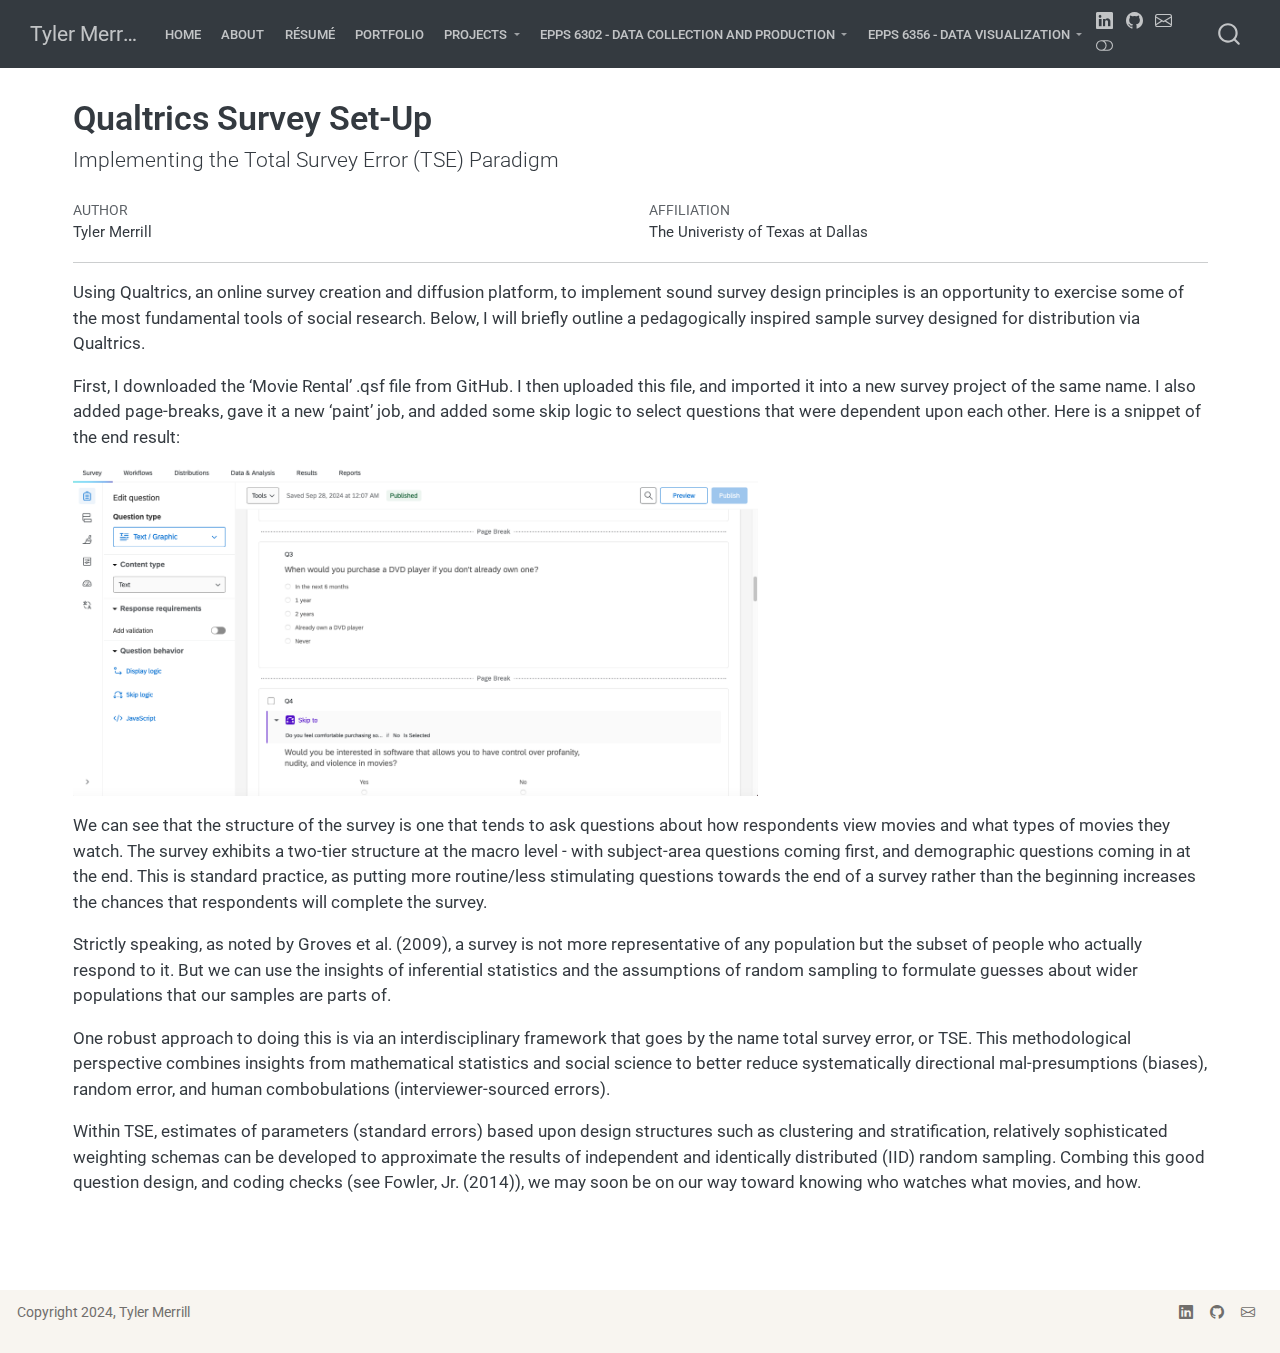
<file: Ansg_1_6302.html>
<!DOCTYPE html>
<html xmlns="http://www.w3.org/1999/xhtml" lang="en" xml:lang="en"><head>

<meta charset="utf-8">
<meta name="generator" content="quarto-1.5.57">

<meta name="viewport" content="width=device-width, initial-scale=1.0, user-scalable=yes">

<meta name="author" content="Tyler Merrill">

<title>Qualtrics Survey Set-Up – Tyler Merrill</title>
<style>
code{white-space: pre-wrap;}
span.smallcaps{font-variant: small-caps;}
div.columns{display: flex; gap: min(4vw, 1.5em);}
div.column{flex: auto; overflow-x: auto;}
div.hanging-indent{margin-left: 1.5em; text-indent: -1.5em;}
ul.task-list{list-style: none;}
ul.task-list li input[type="checkbox"] {
  width: 0.8em;
  margin: 0 0.8em 0.2em -1em; /* quarto-specific, see https://github.com/quarto-dev/quarto-cli/issues/4556 */ 
  vertical-align: middle;
}
</style>


<script src="site_libs/quarto-nav/quarto-nav.js"></script>
<script src="site_libs/quarto-nav/headroom.min.js"></script>
<script src="site_libs/clipboard/clipboard.min.js"></script>
<script src="site_libs/quarto-search/autocomplete.umd.js"></script>
<script src="site_libs/quarto-search/fuse.min.js"></script>
<script src="site_libs/quarto-search/quarto-search.js"></script>
<meta name="quarto:offset" content="./">
<link href="./gruk.png" rel="icon" type="image/png">
<script src="site_libs/quarto-html/quarto.js"></script>
<script src="site_libs/quarto-html/popper.min.js"></script>
<script src="site_libs/quarto-html/tippy.umd.min.js"></script>
<script src="site_libs/quarto-html/anchor.min.js"></script>
<link href="site_libs/quarto-html/tippy.css" rel="stylesheet">
<link href="site_libs/quarto-html/quarto-syntax-highlighting.css" rel="stylesheet" class="quarto-color-scheme" id="quarto-text-highlighting-styles">
<link href="site_libs/quarto-html/quarto-syntax-highlighting-dark.css" rel="prefetch" class="quarto-color-scheme quarto-color-alternate" id="quarto-text-highlighting-styles">
<script src="site_libs/bootstrap/bootstrap.min.js"></script>
<link href="site_libs/bootstrap/bootstrap-icons.css" rel="stylesheet">
<link href="site_libs/bootstrap/bootstrap.min.css" rel="stylesheet" class="quarto-color-scheme" id="quarto-bootstrap" data-mode="light">
<link href="site_libs/bootstrap/bootstrap-dark.min.css" rel="prefetch" class="quarto-color-scheme quarto-color-alternate" id="quarto-bootstrap" data-mode="light">
<script id="quarto-search-options" type="application/json">{
  "location": "navbar",
  "copy-button": false,
  "collapse-after": 3,
  "panel-placement": "end",
  "type": "overlay",
  "limit": 50,
  "keyboard-shortcut": [
    "f",
    "/",
    "s"
  ],
  "show-item-context": false,
  "language": {
    "search-no-results-text": "No results",
    "search-matching-documents-text": "matching documents",
    "search-copy-link-title": "Copy link to search",
    "search-hide-matches-text": "Hide additional matches",
    "search-more-match-text": "more match in this document",
    "search-more-matches-text": "more matches in this document",
    "search-clear-button-title": "Clear",
    "search-text-placeholder": "",
    "search-detached-cancel-button-title": "Cancel",
    "search-submit-button-title": "Submit",
    "search-label": "Search"
  }
}</script>


<link rel="stylesheet" href="styles.css">
</head>

<body class="nav-fixed">

<div id="quarto-search-results"></div>
  <header id="quarto-header" class="headroom fixed-top">
    <nav class="navbar navbar-expand-lg " data-bs-theme="dark">
      <div class="navbar-container container-fluid">
      <div class="navbar-brand-container mx-auto">
    <a class="navbar-brand" href="./index.html">
    <span class="navbar-title">Tyler Merrill</span>
    </a>
  </div>
            <div id="quarto-search" class="" title="Search"></div>
          <button class="navbar-toggler" type="button" data-bs-toggle="collapse" data-bs-target="#navbarCollapse" aria-controls="navbarCollapse" role="menu" aria-expanded="false" aria-label="Toggle navigation" onclick="if (window.quartoToggleHeadroom) { window.quartoToggleHeadroom(); }">
  <span class="navbar-toggler-icon"></span>
</button>
          <div class="collapse navbar-collapse" id="navbarCollapse">
            <ul class="navbar-nav navbar-nav-scroll me-auto">
  <li class="nav-item">
    <a class="nav-link" href="./index.html"> 
<span class="menu-text">Home</span></a>
  </li>  
  <li class="nav-item">
    <a class="nav-link" href="./about.html"> 
<span class="menu-text">About</span></a>
  </li>  
  <li class="nav-item">
    <a class="nav-link" href="./Tyler M - Résumé.pdf"> 
<span class="menu-text">Résumé</span></a>
  </li>  
  <li class="nav-item">
    <a class="nav-link" href="./research.html"> 
<span class="menu-text">Portfolio</span></a>
  </li>  
  <li class="nav-item dropdown ">
    <a class="nav-link dropdown-toggle" href="#" id="nav-menu-projects" role="link" data-bs-toggle="dropdown" aria-expanded="false">
 <span class="menu-text">Projects</span>
    </a>
    <ul class="dropdown-menu" aria-labelledby="nav-menu-projects">    
        <li>
    <a class="dropdown-item" href="./project.html">
 <span class="dropdown-text">EPPS 6302 - Final Project</span></a>
  </li>  
        <li>
    <a class="dropdown-item" href="./project2.html">
 <span class="dropdown-text">EPPS 6356 - Final Project</span></a>
  </li>  
        <li>
    <a class="dropdown-item" href="./6317.pdf">
 <span class="dropdown-text">EPPS 6317 - Proposal Presentation</span></a>
  </li>  
    </ul>
  </li>
  <li class="nav-item dropdown ">
    <a class="nav-link dropdown-toggle" href="#" id="nav-menu-epps-6302---data-collection-and-production" role="link" data-bs-toggle="dropdown" aria-expanded="false">
 <span class="menu-text">EPPS 6302 - Data Collection and Production</span>
    </a>
    <ul class="dropdown-menu" aria-labelledby="nav-menu-epps-6302---data-collection-and-production">    
        <li>
    <a class="dropdown-item" href="./Ansg_1_6302.html">
 <span class="dropdown-text">Assignment One</span></a>
  </li>  
        <li>
    <a class="dropdown-item" href="./Ansg_2_6302.html">
 <span class="dropdown-text">Assignment Two</span></a>
  </li>  
        <li>
    <a class="dropdown-item" href="./Ansg_3_6302.html">
 <span class="dropdown-text">Assignment Three</span></a>
  </li>  
        <li>
    <a class="dropdown-item" href="./Ansg_4_6302.html">
 <span class="dropdown-text">Assignment Four</span></a>
  </li>  
        <li>
    <a class="dropdown-item" href="./Ansg_5_6302.html">
 <span class="dropdown-text">Assignment Five</span></a>
  </li>  
    </ul>
  </li>
  <li class="nav-item dropdown ">
    <a class="nav-link dropdown-toggle" href="#" id="nav-menu-epps-6356---data-visualization" role="link" data-bs-toggle="dropdown" aria-expanded="false">
 <span class="menu-text">EPPS 6356 - Data Visualization</span>
    </a>
    <ul class="dropdown-menu" aria-labelledby="nav-menu-epps-6356---data-visualization">    
        <li>
    <a class="dropdown-item" href="./Ansg_1_6356.html">
 <span class="dropdown-text">Assignment One</span></a>
  </li>  
        <li>
    <a class="dropdown-item" href="./keynote2016.html">
 <span class="dropdown-text">On Dr.&nbsp;Tufte’s 2016 Speech</span></a>
  </li>  
        <li>
    <a class="dropdown-item" href="./flu.html">
 <span class="dropdown-text">Google Flu &amp; Dr.&nbsp;Wickham’s 2019 Keynote</span></a>
  </li>  
        <li>
    <a class="dropdown-item" href="./Ansg_2_6356.html">
 <span class="dropdown-text">Assignment Two</span></a>
  </li>  
        <li>
    <a class="dropdown-item" href="./two_styles.html">
 <span class="dropdown-text">Two Styles - Cario and Ware</span></a>
  </li>  
        <li>
    <a class="dropdown-item" href="./McGhee.html">
 <span class="dropdown-text">McGhee and HPI</span></a>
  </li>  
        <li>
    <a class="dropdown-item" href="./Ansg_3_6356.html">
 <span class="dropdown-text">Assignment Three</span></a>
  </li>  
        <li>
    <a class="dropdown-item" href="./Ansg_4_6356.html">
 <span class="dropdown-text">Assignment Four (Hackathon - 01)</span></a>
  </li>  
        <li>
    <a class="dropdown-item" href="./Knuth.html">
 <span class="dropdown-text">Comments on Knuth and Malinowski</span></a>
  </li>  
        <li>
    <a class="dropdown-item" href="./Ansg_5_6356.html">
 <span class="dropdown-text">Assignment Five</span></a>
  </li>  
        <li>
    <a class="dropdown-item" href="./Ansg_6_6356.html">
 <span class="dropdown-text">Assignment Six</span></a>
  </li>  
        <li>
    <a class="dropdown-item" href="./McKinsey.html">
 <span class="dropdown-text">McKinsey and D3</span></a>
  </li>  
        <li>
    <a class="dropdown-item" href="./Ansg_7_6356.html">
 <span class="dropdown-text">Assignment Seven (Hackathon - 02)</span></a>
  </li>  
    </ul>
  </li>
</ul>
          </div> <!-- /navcollapse -->
            <div class="quarto-navbar-tools tools-wide">
    <a href="https://www.linkedin.com/in/tylermpro/" title="" class="quarto-navigation-tool px-1" aria-label=""><i class="bi bi-linkedin"></i></a>
    <a href="https://github.com/tylermerrill/tylermerrill.github.io" title="" class="quarto-navigation-tool px-1" aria-label=""><i class="bi bi-github"></i></a>
    <a href="mailto:Tyler.Merrill@UTDallas.edu" title="" class="quarto-navigation-tool px-1" aria-label=""><i class="bi bi-envelope"></i></a>
  <a href="" class="quarto-color-scheme-toggle quarto-navigation-tool  px-1" onclick="window.quartoToggleColorScheme(); return false;" title="Toggle dark mode"><i class="bi"></i></a>
</div>
      </div> <!-- /container-fluid -->
    </nav>
</header>
<!-- content -->
<div id="quarto-content" class="quarto-container page-columns page-rows-contents page-layout-full page-navbar">
<!-- sidebar -->
<!-- margin-sidebar -->
    <div id="quarto-margin-sidebar" class="sidebar margin-sidebar zindex-bottom">
        
    </div>
<!-- main -->
<main class="content column-page" id="quarto-document-content">

<header id="title-block-header" class="quarto-title-block default">
<div class="quarto-title">
<h1 class="title">Qualtrics Survey Set-Up</h1>
<p class="subtitle lead">Implementing the Total Survey Error (TSE) Paradigm</p>
</div>


<div class="quarto-title-meta-author column-page">
  <div class="quarto-title-meta-heading">Author</div>
  <div class="quarto-title-meta-heading">Affiliation</div>
  
    <div class="quarto-title-meta-contents">
    <p class="author">Tyler Merrill </p>
  </div>
  <div class="quarto-title-meta-contents">
        <p class="affiliation">
            The Univeristy of Texas at Dallas
          </p>
      </div>
  </div>

<div class="quarto-title-meta column-page">

      
  
    
  </div>
  


</header>


<hr>
<p>Using Qualtrics, an online survey creation and diffusion platform, to implement sound survey design principles is an opportunity to exercise some of the most fundamental tools of social research. Below, I will briefly outline a pedagogically&nbsp;inspired sample survey designed for distribution via Qualtrics.</p>
<p>First, I downloaded the ‘Movie Rental’ .qsf file from GitHub. I then uploaded this file, and imported it into a new survey project of the same name. I also added page-breaks, gave it a new ‘paint’ job, and added some skip logic to select questions that were dependent upon each other. Here is a snippet of the end result:</p>
<p><img src="images/qual1.png" class="img-fluid" width="685"></p>
<p>We can see that the structure of the survey is one that tends to ask questions about how respondents view movies and what types of movies they watch. The survey exhibits a two-tier structure at the macro level - with subject-area questions coming first, and demographic questions coming in at the end. This is standard practice, as putting more routine/less stimulating questions towards the end of a survey rather than the beginning increases the chances that respondents will complete the survey.</p>
<p>Strictly speaking, as noted by Groves et al.&nbsp;(2009), a survey is not more representative of any population but the subset of people who actually respond to it. But we can use the insights of inferential statistics and the assumptions of random sampling to formulate guesses about wider populations that our samples are parts of.</p>
<p>One robust approach to doing this is via an interdisciplinary framework that goes by the name total survey error, or TSE. This methodological perspective combines insights from mathematical statistics and social science to better reduce systematically directional mal-presumptions (biases), random error, and human combobulations (interviewer-sourced errors).</p>
<p>Within TSE, estimates of parameters (standard errors) based upon design structures such as clustering and stratification, relatively sophisticated weighting schemas can be developed to approximate the results of independent and identically distributed (IID) random sampling. Combing this good question design, and coding checks (see Fowler, Jr.&nbsp;(2014)), we may soon be on our way toward knowing who watches what movies, and how.</p>



</main> <!-- /main -->
<script id="quarto-html-after-body" type="application/javascript">
window.document.addEventListener("DOMContentLoaded", function (event) {
  const toggleBodyColorMode = (bsSheetEl) => {
    const mode = bsSheetEl.getAttribute("data-mode");
    const bodyEl = window.document.querySelector("body");
    if (mode === "dark") {
      bodyEl.classList.add("quarto-dark");
      bodyEl.classList.remove("quarto-light");
    } else {
      bodyEl.classList.add("quarto-light");
      bodyEl.classList.remove("quarto-dark");
    }
  }
  const toggleBodyColorPrimary = () => {
    const bsSheetEl = window.document.querySelector("link#quarto-bootstrap");
    if (bsSheetEl) {
      toggleBodyColorMode(bsSheetEl);
    }
  }
  toggleBodyColorPrimary();  
  const disableStylesheet = (stylesheets) => {
    for (let i=0; i < stylesheets.length; i++) {
      const stylesheet = stylesheets[i];
      stylesheet.rel = 'prefetch';
    }
  }
  const enableStylesheet = (stylesheets) => {
    for (let i=0; i < stylesheets.length; i++) {
      const stylesheet = stylesheets[i];
      stylesheet.rel = 'stylesheet';
    }
  }
  const manageTransitions = (selector, allowTransitions) => {
    const els = window.document.querySelectorAll(selector);
    for (let i=0; i < els.length; i++) {
      const el = els[i];
      if (allowTransitions) {
        el.classList.remove('notransition');
      } else {
        el.classList.add('notransition');
      }
    }
  }
  const toggleGiscusIfUsed = (isAlternate, darkModeDefault) => {
    const baseTheme = document.querySelector('#giscus-base-theme')?.value ?? 'light';
    const alternateTheme = document.querySelector('#giscus-alt-theme')?.value ?? 'dark';
    let newTheme = '';
    if(darkModeDefault) {
      newTheme = isAlternate ? baseTheme : alternateTheme;
    } else {
      newTheme = isAlternate ? alternateTheme : baseTheme;
    }
    const changeGiscusTheme = () => {
      // From: https://github.com/giscus/giscus/issues/336
      const sendMessage = (message) => {
        const iframe = document.querySelector('iframe.giscus-frame');
        if (!iframe) return;
        iframe.contentWindow.postMessage({ giscus: message }, 'https://giscus.app');
      }
      sendMessage({
        setConfig: {
          theme: newTheme
        }
      });
    }
    const isGiscussLoaded = window.document.querySelector('iframe.giscus-frame') !== null;
    if (isGiscussLoaded) {
      changeGiscusTheme();
    }
  }
  const toggleColorMode = (alternate) => {
    // Switch the stylesheets
    const alternateStylesheets = window.document.querySelectorAll('link.quarto-color-scheme.quarto-color-alternate');
    manageTransitions('#quarto-margin-sidebar .nav-link', false);
    if (alternate) {
      enableStylesheet(alternateStylesheets);
      for (const sheetNode of alternateStylesheets) {
        if (sheetNode.id === "quarto-bootstrap") {
          toggleBodyColorMode(sheetNode);
        }
      }
    } else {
      disableStylesheet(alternateStylesheets);
      toggleBodyColorPrimary();
    }
    manageTransitions('#quarto-margin-sidebar .nav-link', true);
    // Switch the toggles
    const toggles = window.document.querySelectorAll('.quarto-color-scheme-toggle');
    for (let i=0; i < toggles.length; i++) {
      const toggle = toggles[i];
      if (toggle) {
        if (alternate) {
          toggle.classList.add("alternate");     
        } else {
          toggle.classList.remove("alternate");
        }
      }
    }
    // Hack to workaround the fact that safari doesn't
    // properly recolor the scrollbar when toggling (#1455)
    if (navigator.userAgent.indexOf('Safari') > 0 && navigator.userAgent.indexOf('Chrome') == -1) {
      manageTransitions("body", false);
      window.scrollTo(0, 1);
      setTimeout(() => {
        window.scrollTo(0, 0);
        manageTransitions("body", true);
      }, 40);  
    }
  }
  const isFileUrl = () => { 
    return window.location.protocol === 'file:';
  }
  const hasAlternateSentinel = () => {  
    let styleSentinel = getColorSchemeSentinel();
    if (styleSentinel !== null) {
      return styleSentinel === "alternate";
    } else {
      return false;
    }
  }
  const setStyleSentinel = (alternate) => {
    const value = alternate ? "alternate" : "default";
    if (!isFileUrl()) {
      window.localStorage.setItem("quarto-color-scheme", value);
    } else {
      localAlternateSentinel = value;
    }
  }
  const getColorSchemeSentinel = () => {
    if (!isFileUrl()) {
      const storageValue = window.localStorage.getItem("quarto-color-scheme");
      return storageValue != null ? storageValue : localAlternateSentinel;
    } else {
      return localAlternateSentinel;
    }
  }
  const darkModeDefault = false;
  let localAlternateSentinel = darkModeDefault ? 'alternate' : 'default';
  // Dark / light mode switch
  window.quartoToggleColorScheme = () => {
    // Read the current dark / light value 
    let toAlternate = !hasAlternateSentinel();
    toggleColorMode(toAlternate);
    setStyleSentinel(toAlternate);
    toggleGiscusIfUsed(toAlternate, darkModeDefault);
  };
  // Ensure there is a toggle, if there isn't float one in the top right
  if (window.document.querySelector('.quarto-color-scheme-toggle') === null) {
    const a = window.document.createElement('a');
    a.classList.add('top-right');
    a.classList.add('quarto-color-scheme-toggle');
    a.href = "";
    a.onclick = function() { try { window.quartoToggleColorScheme(); } catch {} return false; };
    const i = window.document.createElement("i");
    i.classList.add('bi');
    a.appendChild(i);
    window.document.body.appendChild(a);
  }
  // Switch to dark mode if need be
  if (hasAlternateSentinel()) {
    toggleColorMode(true);
  } else {
    toggleColorMode(false);
  }
  const icon = "";
  const anchorJS = new window.AnchorJS();
  anchorJS.options = {
    placement: 'right',
    icon: icon
  };
  anchorJS.add('.anchored');
  const isCodeAnnotation = (el) => {
    for (const clz of el.classList) {
      if (clz.startsWith('code-annotation-')) {                     
        return true;
      }
    }
    return false;
  }
  const onCopySuccess = function(e) {
    // button target
    const button = e.trigger;
    // don't keep focus
    button.blur();
    // flash "checked"
    button.classList.add('code-copy-button-checked');
    var currentTitle = button.getAttribute("title");
    button.setAttribute("title", "Copied!");
    let tooltip;
    if (window.bootstrap) {
      button.setAttribute("data-bs-toggle", "tooltip");
      button.setAttribute("data-bs-placement", "left");
      button.setAttribute("data-bs-title", "Copied!");
      tooltip = new bootstrap.Tooltip(button, 
        { trigger: "manual", 
          customClass: "code-copy-button-tooltip",
          offset: [0, -8]});
      tooltip.show();    
    }
    setTimeout(function() {
      if (tooltip) {
        tooltip.hide();
        button.removeAttribute("data-bs-title");
        button.removeAttribute("data-bs-toggle");
        button.removeAttribute("data-bs-placement");
      }
      button.setAttribute("title", currentTitle);
      button.classList.remove('code-copy-button-checked');
    }, 1000);
    // clear code selection
    e.clearSelection();
  }
  const getTextToCopy = function(trigger) {
      const codeEl = trigger.previousElementSibling.cloneNode(true);
      for (const childEl of codeEl.children) {
        if (isCodeAnnotation(childEl)) {
          childEl.remove();
        }
      }
      return codeEl.innerText;
  }
  const clipboard = new window.ClipboardJS('.code-copy-button:not([data-in-quarto-modal])', {
    text: getTextToCopy
  });
  clipboard.on('success', onCopySuccess);
  if (window.document.getElementById('quarto-embedded-source-code-modal')) {
    // For code content inside modals, clipBoardJS needs to be initialized with a container option
    // TODO: Check when it could be a function (https://github.com/zenorocha/clipboard.js/issues/860)
    const clipboardModal = new window.ClipboardJS('.code-copy-button[data-in-quarto-modal]', {
      text: getTextToCopy,
      container: window.document.getElementById('quarto-embedded-source-code-modal')
    });
    clipboardModal.on('success', onCopySuccess);
  }
    var localhostRegex = new RegExp(/^(?:http|https):\/\/localhost\:?[0-9]*\//);
    var mailtoRegex = new RegExp(/^mailto:/);
      var filterRegex = new RegExp('/' + window.location.host + '/');
    var isInternal = (href) => {
        return filterRegex.test(href) || localhostRegex.test(href) || mailtoRegex.test(href);
    }
    // Inspect non-navigation links and adorn them if external
 	var links = window.document.querySelectorAll('a[href]:not(.nav-link):not(.navbar-brand):not(.toc-action):not(.sidebar-link):not(.sidebar-item-toggle):not(.pagination-link):not(.no-external):not([aria-hidden]):not(.dropdown-item):not(.quarto-navigation-tool):not(.about-link)');
    for (var i=0; i<links.length; i++) {
      const link = links[i];
      if (!isInternal(link.href)) {
        // undo the damage that might have been done by quarto-nav.js in the case of
        // links that we want to consider external
        if (link.dataset.originalHref !== undefined) {
          link.href = link.dataset.originalHref;
        }
      }
    }
  function tippyHover(el, contentFn, onTriggerFn, onUntriggerFn) {
    const config = {
      allowHTML: true,
      maxWidth: 500,
      delay: 100,
      arrow: false,
      appendTo: function(el) {
          return el.parentElement;
      },
      interactive: true,
      interactiveBorder: 10,
      theme: 'quarto',
      placement: 'bottom-start',
    };
    if (contentFn) {
      config.content = contentFn;
    }
    if (onTriggerFn) {
      config.onTrigger = onTriggerFn;
    }
    if (onUntriggerFn) {
      config.onUntrigger = onUntriggerFn;
    }
    window.tippy(el, config); 
  }
  const noterefs = window.document.querySelectorAll('a[role="doc-noteref"]');
  for (var i=0; i<noterefs.length; i++) {
    const ref = noterefs[i];
    tippyHover(ref, function() {
      // use id or data attribute instead here
      let href = ref.getAttribute('data-footnote-href') || ref.getAttribute('href');
      try { href = new URL(href).hash; } catch {}
      const id = href.replace(/^#\/?/, "");
      const note = window.document.getElementById(id);
      if (note) {
        return note.innerHTML;
      } else {
        return "";
      }
    });
  }
  const xrefs = window.document.querySelectorAll('a.quarto-xref');
  const processXRef = (id, note) => {
    // Strip column container classes
    const stripColumnClz = (el) => {
      el.classList.remove("page-full", "page-columns");
      if (el.children) {
        for (const child of el.children) {
          stripColumnClz(child);
        }
      }
    }
    stripColumnClz(note)
    if (id === null || id.startsWith('sec-')) {
      // Special case sections, only their first couple elements
      const container = document.createElement("div");
      if (note.children && note.children.length > 2) {
        container.appendChild(note.children[0].cloneNode(true));
        for (let i = 1; i < note.children.length; i++) {
          const child = note.children[i];
          if (child.tagName === "P" && child.innerText === "") {
            continue;
          } else {
            container.appendChild(child.cloneNode(true));
            break;
          }
        }
        if (window.Quarto?.typesetMath) {
          window.Quarto.typesetMath(container);
        }
        return container.innerHTML
      } else {
        if (window.Quarto?.typesetMath) {
          window.Quarto.typesetMath(note);
        }
        return note.innerHTML;
      }
    } else {
      // Remove any anchor links if they are present
      const anchorLink = note.querySelector('a.anchorjs-link');
      if (anchorLink) {
        anchorLink.remove();
      }
      if (window.Quarto?.typesetMath) {
        window.Quarto.typesetMath(note);
      }
      // TODO in 1.5, we should make sure this works without a callout special case
      if (note.classList.contains("callout")) {
        return note.outerHTML;
      } else {
        return note.innerHTML;
      }
    }
  }
  for (var i=0; i<xrefs.length; i++) {
    const xref = xrefs[i];
    tippyHover(xref, undefined, function(instance) {
      instance.disable();
      let url = xref.getAttribute('href');
      let hash = undefined; 
      if (url.startsWith('#')) {
        hash = url;
      } else {
        try { hash = new URL(url).hash; } catch {}
      }
      if (hash) {
        const id = hash.replace(/^#\/?/, "");
        const note = window.document.getElementById(id);
        if (note !== null) {
          try {
            const html = processXRef(id, note.cloneNode(true));
            instance.setContent(html);
          } finally {
            instance.enable();
            instance.show();
          }
        } else {
          // See if we can fetch this
          fetch(url.split('#')[0])
          .then(res => res.text())
          .then(html => {
            const parser = new DOMParser();
            const htmlDoc = parser.parseFromString(html, "text/html");
            const note = htmlDoc.getElementById(id);
            if (note !== null) {
              const html = processXRef(id, note);
              instance.setContent(html);
            } 
          }).finally(() => {
            instance.enable();
            instance.show();
          });
        }
      } else {
        // See if we can fetch a full url (with no hash to target)
        // This is a special case and we should probably do some content thinning / targeting
        fetch(url)
        .then(res => res.text())
        .then(html => {
          const parser = new DOMParser();
          const htmlDoc = parser.parseFromString(html, "text/html");
          const note = htmlDoc.querySelector('main.content');
          if (note !== null) {
            // This should only happen for chapter cross references
            // (since there is no id in the URL)
            // remove the first header
            if (note.children.length > 0 && note.children[0].tagName === "HEADER") {
              note.children[0].remove();
            }
            const html = processXRef(null, note);
            instance.setContent(html);
          } 
        }).finally(() => {
          instance.enable();
          instance.show();
        });
      }
    }, function(instance) {
    });
  }
      let selectedAnnoteEl;
      const selectorForAnnotation = ( cell, annotation) => {
        let cellAttr = 'data-code-cell="' + cell + '"';
        let lineAttr = 'data-code-annotation="' +  annotation + '"';
        const selector = 'span[' + cellAttr + '][' + lineAttr + ']';
        return selector;
      }
      const selectCodeLines = (annoteEl) => {
        const doc = window.document;
        const targetCell = annoteEl.getAttribute("data-target-cell");
        const targetAnnotation = annoteEl.getAttribute("data-target-annotation");
        const annoteSpan = window.document.querySelector(selectorForAnnotation(targetCell, targetAnnotation));
        const lines = annoteSpan.getAttribute("data-code-lines").split(",");
        const lineIds = lines.map((line) => {
          return targetCell + "-" + line;
        })
        let top = null;
        let height = null;
        let parent = null;
        if (lineIds.length > 0) {
            //compute the position of the single el (top and bottom and make a div)
            const el = window.document.getElementById(lineIds[0]);
            top = el.offsetTop;
            height = el.offsetHeight;
            parent = el.parentElement.parentElement;
          if (lineIds.length > 1) {
            const lastEl = window.document.getElementById(lineIds[lineIds.length - 1]);
            const bottom = lastEl.offsetTop + lastEl.offsetHeight;
            height = bottom - top;
          }
          if (top !== null && height !== null && parent !== null) {
            // cook up a div (if necessary) and position it 
            let div = window.document.getElementById("code-annotation-line-highlight");
            if (div === null) {
              div = window.document.createElement("div");
              div.setAttribute("id", "code-annotation-line-highlight");
              div.style.position = 'absolute';
              parent.appendChild(div);
            }
            div.style.top = top - 2 + "px";
            div.style.height = height + 4 + "px";
            div.style.left = 0;
            let gutterDiv = window.document.getElementById("code-annotation-line-highlight-gutter");
            if (gutterDiv === null) {
              gutterDiv = window.document.createElement("div");
              gutterDiv.setAttribute("id", "code-annotation-line-highlight-gutter");
              gutterDiv.style.position = 'absolute';
              const codeCell = window.document.getElementById(targetCell);
              const gutter = codeCell.querySelector('.code-annotation-gutter');
              gutter.appendChild(gutterDiv);
            }
            gutterDiv.style.top = top - 2 + "px";
            gutterDiv.style.height = height + 4 + "px";
          }
          selectedAnnoteEl = annoteEl;
        }
      };
      const unselectCodeLines = () => {
        const elementsIds = ["code-annotation-line-highlight", "code-annotation-line-highlight-gutter"];
        elementsIds.forEach((elId) => {
          const div = window.document.getElementById(elId);
          if (div) {
            div.remove();
          }
        });
        selectedAnnoteEl = undefined;
      };
        // Handle positioning of the toggle
    window.addEventListener(
      "resize",
      throttle(() => {
        elRect = undefined;
        if (selectedAnnoteEl) {
          selectCodeLines(selectedAnnoteEl);
        }
      }, 10)
    );
    function throttle(fn, ms) {
    let throttle = false;
    let timer;
      return (...args) => {
        if(!throttle) { // first call gets through
            fn.apply(this, args);
            throttle = true;
        } else { // all the others get throttled
            if(timer) clearTimeout(timer); // cancel #2
            timer = setTimeout(() => {
              fn.apply(this, args);
              timer = throttle = false;
            }, ms);
        }
      };
    }
      // Attach click handler to the DT
      const annoteDls = window.document.querySelectorAll('dt[data-target-cell]');
      for (const annoteDlNode of annoteDls) {
        annoteDlNode.addEventListener('click', (event) => {
          const clickedEl = event.target;
          if (clickedEl !== selectedAnnoteEl) {
            unselectCodeLines();
            const activeEl = window.document.querySelector('dt[data-target-cell].code-annotation-active');
            if (activeEl) {
              activeEl.classList.remove('code-annotation-active');
            }
            selectCodeLines(clickedEl);
            clickedEl.classList.add('code-annotation-active');
          } else {
            // Unselect the line
            unselectCodeLines();
            clickedEl.classList.remove('code-annotation-active');
          }
        });
      }
  const findCites = (el) => {
    const parentEl = el.parentElement;
    if (parentEl) {
      const cites = parentEl.dataset.cites;
      if (cites) {
        return {
          el,
          cites: cites.split(' ')
        };
      } else {
        return findCites(el.parentElement)
      }
    } else {
      return undefined;
    }
  };
  var bibliorefs = window.document.querySelectorAll('a[role="doc-biblioref"]');
  for (var i=0; i<bibliorefs.length; i++) {
    const ref = bibliorefs[i];
    const citeInfo = findCites(ref);
    if (citeInfo) {
      tippyHover(citeInfo.el, function() {
        var popup = window.document.createElement('div');
        citeInfo.cites.forEach(function(cite) {
          var citeDiv = window.document.createElement('div');
          citeDiv.classList.add('hanging-indent');
          citeDiv.classList.add('csl-entry');
          var biblioDiv = window.document.getElementById('ref-' + cite);
          if (biblioDiv) {
            citeDiv.innerHTML = biblioDiv.innerHTML;
          }
          popup.appendChild(citeDiv);
        });
        return popup.innerHTML;
      });
    }
  }
});
</script>
</div> <!-- /content -->
<footer class="footer">
  <div class="nav-footer">
    <div class="nav-footer-left">
      <ul class="footer-items list-unstyled">
    <li class="nav-item">
 Copyright 2024, Tyler Merrill
  </li>  
</ul>
    </div>   
    <div class="nav-footer-center">
      &nbsp;
    </div>
    <div class="nav-footer-right">
      <ul class="footer-items list-unstyled">
    <li class="nav-item compact">
    <a class="nav-link" href="https://www.linkedin.com/in/tylermpro/">
      <i class="bi bi-linkedin" role="img">
</i> 
    </a>
  </li>  
    <li class="nav-item compact">
    <a class="nav-link" href="https://github.com/tylermerrill/tylermerrill.github.io">
      <i class="bi bi-github" role="img">
</i> 
    </a>
  </li>  
    <li class="nav-item compact">
    <a class="nav-link" href="mailto:Tyler.Merrill@UTDallas.edu">
      <i class="bi bi-envelope" role="img">
</i> 
    </a>
  </li>  
</ul>
    </div>
  </div>
</footer>




</body></html>
</file>
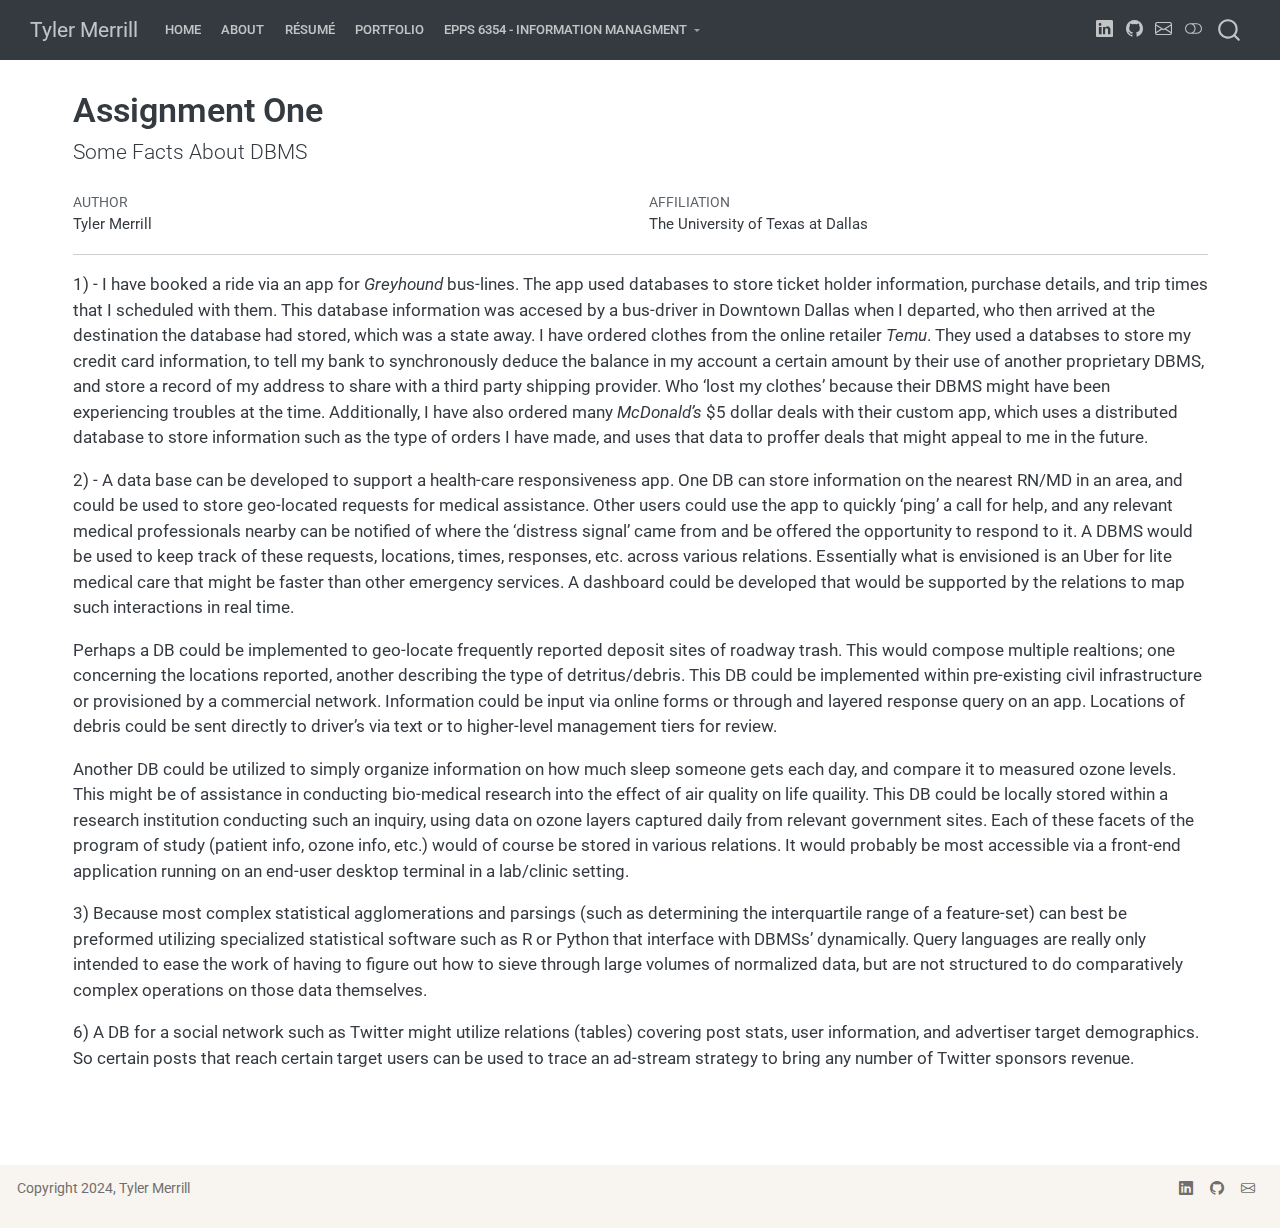
<file: Ansg_1_6354.html>
<!DOCTYPE html>
<html xmlns="http://www.w3.org/1999/xhtml" lang="en" xml:lang="en"><head>

<meta charset="utf-8">
<meta name="generator" content="quarto-1.5.57">

<meta name="viewport" content="width=device-width, initial-scale=1.0, user-scalable=yes">

<meta name="author" content="Tyler Merrill">

<title>Assignment One – Tyler Merrill</title>
<style>
code{white-space: pre-wrap;}
span.smallcaps{font-variant: small-caps;}
div.columns{display: flex; gap: min(4vw, 1.5em);}
div.column{flex: auto; overflow-x: auto;}
div.hanging-indent{margin-left: 1.5em; text-indent: -1.5em;}
ul.task-list{list-style: none;}
ul.task-list li input[type="checkbox"] {
  width: 0.8em;
  margin: 0 0.8em 0.2em -1em; /* quarto-specific, see https://github.com/quarto-dev/quarto-cli/issues/4556 */ 
  vertical-align: middle;
}
</style>


<script src="site_libs/quarto-nav/quarto-nav.js"></script>
<script src="site_libs/quarto-nav/headroom.min.js"></script>
<script src="site_libs/clipboard/clipboard.min.js"></script>
<script src="site_libs/quarto-search/autocomplete.umd.js"></script>
<script src="site_libs/quarto-search/fuse.min.js"></script>
<script src="site_libs/quarto-search/quarto-search.js"></script>
<meta name="quarto:offset" content="./">
<link href="./scirate.png" rel="icon" type="image/png">
<script src="site_libs/quarto-html/quarto.js"></script>
<script src="site_libs/quarto-html/popper.min.js"></script>
<script src="site_libs/quarto-html/tippy.umd.min.js"></script>
<script src="site_libs/quarto-html/anchor.min.js"></script>
<link href="site_libs/quarto-html/tippy.css" rel="stylesheet">
<link href="site_libs/quarto-html/quarto-syntax-highlighting.css" rel="stylesheet" class="quarto-color-scheme" id="quarto-text-highlighting-styles">
<link href="site_libs/quarto-html/quarto-syntax-highlighting-dark.css" rel="prefetch" class="quarto-color-scheme quarto-color-alternate" id="quarto-text-highlighting-styles">
<script src="site_libs/bootstrap/bootstrap.min.js"></script>
<link href="site_libs/bootstrap/bootstrap-icons.css" rel="stylesheet">
<link href="site_libs/bootstrap/bootstrap.min.css" rel="stylesheet" class="quarto-color-scheme" id="quarto-bootstrap" data-mode="light">
<link href="site_libs/bootstrap/bootstrap-dark.min.css" rel="prefetch" class="quarto-color-scheme quarto-color-alternate" id="quarto-bootstrap" data-mode="light">
<script id="quarto-search-options" type="application/json">{
  "location": "navbar",
  "copy-button": false,
  "collapse-after": 3,
  "panel-placement": "end",
  "type": "overlay",
  "limit": 50,
  "keyboard-shortcut": [
    "f",
    "/",
    "s"
  ],
  "show-item-context": false,
  "language": {
    "search-no-results-text": "No results",
    "search-matching-documents-text": "matching documents",
    "search-copy-link-title": "Copy link to search",
    "search-hide-matches-text": "Hide additional matches",
    "search-more-match-text": "more match in this document",
    "search-more-matches-text": "more matches in this document",
    "search-clear-button-title": "Clear",
    "search-text-placeholder": "",
    "search-detached-cancel-button-title": "Cancel",
    "search-submit-button-title": "Submit",
    "search-label": "Search"
  }
}</script>


<link rel="stylesheet" href="styles.css">
</head>

<body class="nav-fixed">

<div id="quarto-search-results"></div>
  <header id="quarto-header" class="headroom fixed-top">
    <nav class="navbar navbar-expand-lg " data-bs-theme="dark">
      <div class="navbar-container container-fluid">
      <div class="navbar-brand-container mx-auto">
    <a class="navbar-brand" href="./index.html">
    <span class="navbar-title">Tyler Merrill</span>
    </a>
  </div>
            <div id="quarto-search" class="" title="Search"></div>
          <button class="navbar-toggler" type="button" data-bs-toggle="collapse" data-bs-target="#navbarCollapse" aria-controls="navbarCollapse" role="menu" aria-expanded="false" aria-label="Toggle navigation" onclick="if (window.quartoToggleHeadroom) { window.quartoToggleHeadroom(); }">
  <span class="navbar-toggler-icon"></span>
</button>
          <div class="collapse navbar-collapse" id="navbarCollapse">
            <ul class="navbar-nav navbar-nav-scroll me-auto">
  <li class="nav-item">
    <a class="nav-link" href="./index.html"> 
<span class="menu-text">Home</span></a>
  </li>  
  <li class="nav-item">
    <a class="nav-link" href="./about.html"> 
<span class="menu-text">About</span></a>
  </li>  
  <li class="nav-item">
    <a class="nav-link" href="./Tyler M - Résumé.pdf"> 
<span class="menu-text">Résumé</span></a>
  </li>  
  <li class="nav-item">
    <a class="nav-link" href="./research.html"> 
<span class="menu-text">Portfolio</span></a>
  </li>  
  <li class="nav-item dropdown ">
    <a class="nav-link dropdown-toggle" href="#" id="nav-menu-epps-6354---information-managment" role="link" data-bs-toggle="dropdown" aria-expanded="false">
 <span class="menu-text">EPPS 6354 - Information Managment</span>
    </a>
    <ul class="dropdown-menu" aria-labelledby="nav-menu-epps-6354---information-managment">    
        <li>
    <a class="dropdown-item" href="./Ansg_1_6354.html">
 <span class="dropdown-text">Assignment One</span></a>
  </li>  
    </ul>
  </li>
</ul>
          </div> <!-- /navcollapse -->
            <div class="quarto-navbar-tools tools-wide">
    <a href="https://www.linkedin.com/in/tylermpro/" title="" class="quarto-navigation-tool px-1" aria-label=""><i class="bi bi-linkedin"></i></a>
    <a href="https://github.com/tylermerrill/tylermerrill.github.io" title="" class="quarto-navigation-tool px-1" aria-label=""><i class="bi bi-github"></i></a>
    <a href="mailto:Tyler.Merrill@UTDallas.edu" title="" class="quarto-navigation-tool px-1" aria-label=""><i class="bi bi-envelope"></i></a>
  <a href="" class="quarto-color-scheme-toggle quarto-navigation-tool  px-1" onclick="window.quartoToggleColorScheme(); return false;" title="Toggle dark mode"><i class="bi"></i></a>
</div>
      </div> <!-- /container-fluid -->
    </nav>
</header>
<!-- content -->
<div id="quarto-content" class="quarto-container page-columns page-rows-contents page-layout-full page-navbar">
<!-- sidebar -->
<!-- margin-sidebar -->
    <div id="quarto-margin-sidebar" class="sidebar margin-sidebar zindex-bottom">
        
    </div>
<!-- main -->
<main class="content column-page" id="quarto-document-content">

<header id="title-block-header" class="quarto-title-block default">
<div class="quarto-title">
<h1 class="title">Assignment One</h1>
<p class="subtitle lead">Some Facts About DBMS</p>
</div>


<div class="quarto-title-meta-author column-page">
  <div class="quarto-title-meta-heading">Author</div>
  <div class="quarto-title-meta-heading">Affiliation</div>
  
    <div class="quarto-title-meta-contents">
    <p class="author">Tyler Merrill </p>
  </div>
  <div class="quarto-title-meta-contents">
        <p class="affiliation">
            The University of Texas at Dallas
          </p>
      </div>
  </div>

<div class="quarto-title-meta column-page">

      
  
    
  </div>
  


</header>


<hr>
<p>1) - I have booked a ride via an app for <em>Greyhound</em> bus-lines. The app used databases to store ticket holder information, purchase details, and trip times that I scheduled with them. This database information was accesed by a bus-driver in Downtown Dallas when I departed, who then arrived at the destination the database had stored, which was a state away. I have ordered clothes from the online retailer <em>Temu</em>. They used a databses to store my credit card information, to tell my bank to synchronously deduce the balance in my account a certain amount by their use of another proprietary DBMS, and store a record of my address to share with a third party shipping provider. Who ‘lost my clothes’ because their DBMS might have been experiencing troubles at the time. Additionally, I have also ordered many <em>McDonald’s</em> $5 dollar deals with their custom app, which uses a distributed database to store information such as the type of orders I have made, and uses that data to proffer deals that might appeal to me in the future.</p>
<p>2) - A data base can be developed to support a health-care responsiveness app. One DB can store information on the nearest RN/MD in an area, and could be used to store geo-located requests for medical assistance. Other users could use the app to quickly ‘ping’ a call for help, and any relevant medical professionals nearby can be notified of where the ‘distress signal’ came from and be offered the opportunity to respond to it. A DBMS would be used to keep track of these requests, locations, times, responses, etc. across various relations. Essentially what is envisioned is an Uber for lite medical care that might be faster than other emergency services. A dashboard could be developed that would be supported by the relations to map such interactions in real time.</p>
<p>Perhaps a DB could be implemented to geo-locate frequently reported deposit sites of roadway trash. This would compose multiple realtions; one concerning the locations reported, another describing the type of detritus/debris. This DB could be implemented within pre-existing civil infrastructure or provisioned by a commercial network. Information could be input via online forms or through and layered response query on an app. Locations of debris could be sent directly to driver’s via text or to higher-level management tiers for review.</p>
<p>Another DB could be utilized to simply organize information on how much sleep someone gets each day, and compare it to measured ozone levels. This might be of assistance in conducting bio-medical research into the effect of air quality on life quaility. This DB could be locally stored within a research institution conducting such an inquiry, using data on ozone layers captured daily from relevant government sites. Each of these facets of the program of study (patient info, ozone info, etc.) would of course be stored in various relations. It would probably be most accessible via a front-end application running on an end-user desktop terminal in a lab/clinic setting.</p>
<p>3) Because most complex statistical agglomerations and parsings (such as determining the interquartile range of a feature-set) can best be preformed utilizing specialized statistical software such as R or Python that interface with DBMSs’ dynamically. Query languages are really only intended to ease the work of having to figure out how to sieve through large volumes of normalized data, but are not structured to do comparatively complex operations on those data themselves.</p>
<p>6) A DB for a social network such as Twitter might utilize relations (tables) covering post stats, user information, and advertiser target demographics. So certain posts that reach certain target users can be used to trace an ad-stream strategy to bring any number of Twitter sponsors revenue.</p>



</main> <!-- /main -->
<script id="quarto-html-after-body" type="application/javascript">
window.document.addEventListener("DOMContentLoaded", function (event) {
  const toggleBodyColorMode = (bsSheetEl) => {
    const mode = bsSheetEl.getAttribute("data-mode");
    const bodyEl = window.document.querySelector("body");
    if (mode === "dark") {
      bodyEl.classList.add("quarto-dark");
      bodyEl.classList.remove("quarto-light");
    } else {
      bodyEl.classList.add("quarto-light");
      bodyEl.classList.remove("quarto-dark");
    }
  }
  const toggleBodyColorPrimary = () => {
    const bsSheetEl = window.document.querySelector("link#quarto-bootstrap");
    if (bsSheetEl) {
      toggleBodyColorMode(bsSheetEl);
    }
  }
  toggleBodyColorPrimary();  
  const disableStylesheet = (stylesheets) => {
    for (let i=0; i < stylesheets.length; i++) {
      const stylesheet = stylesheets[i];
      stylesheet.rel = 'prefetch';
    }
  }
  const enableStylesheet = (stylesheets) => {
    for (let i=0; i < stylesheets.length; i++) {
      const stylesheet = stylesheets[i];
      stylesheet.rel = 'stylesheet';
    }
  }
  const manageTransitions = (selector, allowTransitions) => {
    const els = window.document.querySelectorAll(selector);
    for (let i=0; i < els.length; i++) {
      const el = els[i];
      if (allowTransitions) {
        el.classList.remove('notransition');
      } else {
        el.classList.add('notransition');
      }
    }
  }
  const toggleGiscusIfUsed = (isAlternate, darkModeDefault) => {
    const baseTheme = document.querySelector('#giscus-base-theme')?.value ?? 'light';
    const alternateTheme = document.querySelector('#giscus-alt-theme')?.value ?? 'dark';
    let newTheme = '';
    if(darkModeDefault) {
      newTheme = isAlternate ? baseTheme : alternateTheme;
    } else {
      newTheme = isAlternate ? alternateTheme : baseTheme;
    }
    const changeGiscusTheme = () => {
      // From: https://github.com/giscus/giscus/issues/336
      const sendMessage = (message) => {
        const iframe = document.querySelector('iframe.giscus-frame');
        if (!iframe) return;
        iframe.contentWindow.postMessage({ giscus: message }, 'https://giscus.app');
      }
      sendMessage({
        setConfig: {
          theme: newTheme
        }
      });
    }
    const isGiscussLoaded = window.document.querySelector('iframe.giscus-frame') !== null;
    if (isGiscussLoaded) {
      changeGiscusTheme();
    }
  }
  const toggleColorMode = (alternate) => {
    // Switch the stylesheets
    const alternateStylesheets = window.document.querySelectorAll('link.quarto-color-scheme.quarto-color-alternate');
    manageTransitions('#quarto-margin-sidebar .nav-link', false);
    if (alternate) {
      enableStylesheet(alternateStylesheets);
      for (const sheetNode of alternateStylesheets) {
        if (sheetNode.id === "quarto-bootstrap") {
          toggleBodyColorMode(sheetNode);
        }
      }
    } else {
      disableStylesheet(alternateStylesheets);
      toggleBodyColorPrimary();
    }
    manageTransitions('#quarto-margin-sidebar .nav-link', true);
    // Switch the toggles
    const toggles = window.document.querySelectorAll('.quarto-color-scheme-toggle');
    for (let i=0; i < toggles.length; i++) {
      const toggle = toggles[i];
      if (toggle) {
        if (alternate) {
          toggle.classList.add("alternate");     
        } else {
          toggle.classList.remove("alternate");
        }
      }
    }
    // Hack to workaround the fact that safari doesn't
    // properly recolor the scrollbar when toggling (#1455)
    if (navigator.userAgent.indexOf('Safari') > 0 && navigator.userAgent.indexOf('Chrome') == -1) {
      manageTransitions("body", false);
      window.scrollTo(0, 1);
      setTimeout(() => {
        window.scrollTo(0, 0);
        manageTransitions("body", true);
      }, 40);  
    }
  }
  const isFileUrl = () => { 
    return window.location.protocol === 'file:';
  }
  const hasAlternateSentinel = () => {  
    let styleSentinel = getColorSchemeSentinel();
    if (styleSentinel !== null) {
      return styleSentinel === "alternate";
    } else {
      return false;
    }
  }
  const setStyleSentinel = (alternate) => {
    const value = alternate ? "alternate" : "default";
    if (!isFileUrl()) {
      window.localStorage.setItem("quarto-color-scheme", value);
    } else {
      localAlternateSentinel = value;
    }
  }
  const getColorSchemeSentinel = () => {
    if (!isFileUrl()) {
      const storageValue = window.localStorage.getItem("quarto-color-scheme");
      return storageValue != null ? storageValue : localAlternateSentinel;
    } else {
      return localAlternateSentinel;
    }
  }
  const darkModeDefault = false;
  let localAlternateSentinel = darkModeDefault ? 'alternate' : 'default';
  // Dark / light mode switch
  window.quartoToggleColorScheme = () => {
    // Read the current dark / light value 
    let toAlternate = !hasAlternateSentinel();
    toggleColorMode(toAlternate);
    setStyleSentinel(toAlternate);
    toggleGiscusIfUsed(toAlternate, darkModeDefault);
  };
  // Ensure there is a toggle, if there isn't float one in the top right
  if (window.document.querySelector('.quarto-color-scheme-toggle') === null) {
    const a = window.document.createElement('a');
    a.classList.add('top-right');
    a.classList.add('quarto-color-scheme-toggle');
    a.href = "";
    a.onclick = function() { try { window.quartoToggleColorScheme(); } catch {} return false; };
    const i = window.document.createElement("i");
    i.classList.add('bi');
    a.appendChild(i);
    window.document.body.appendChild(a);
  }
  // Switch to dark mode if need be
  if (hasAlternateSentinel()) {
    toggleColorMode(true);
  } else {
    toggleColorMode(false);
  }
  const icon = "";
  const anchorJS = new window.AnchorJS();
  anchorJS.options = {
    placement: 'right',
    icon: icon
  };
  anchorJS.add('.anchored');
  const isCodeAnnotation = (el) => {
    for (const clz of el.classList) {
      if (clz.startsWith('code-annotation-')) {                     
        return true;
      }
    }
    return false;
  }
  const onCopySuccess = function(e) {
    // button target
    const button = e.trigger;
    // don't keep focus
    button.blur();
    // flash "checked"
    button.classList.add('code-copy-button-checked');
    var currentTitle = button.getAttribute("title");
    button.setAttribute("title", "Copied!");
    let tooltip;
    if (window.bootstrap) {
      button.setAttribute("data-bs-toggle", "tooltip");
      button.setAttribute("data-bs-placement", "left");
      button.setAttribute("data-bs-title", "Copied!");
      tooltip = new bootstrap.Tooltip(button, 
        { trigger: "manual", 
          customClass: "code-copy-button-tooltip",
          offset: [0, -8]});
      tooltip.show();    
    }
    setTimeout(function() {
      if (tooltip) {
        tooltip.hide();
        button.removeAttribute("data-bs-title");
        button.removeAttribute("data-bs-toggle");
        button.removeAttribute("data-bs-placement");
      }
      button.setAttribute("title", currentTitle);
      button.classList.remove('code-copy-button-checked');
    }, 1000);
    // clear code selection
    e.clearSelection();
  }
  const getTextToCopy = function(trigger) {
      const codeEl = trigger.previousElementSibling.cloneNode(true);
      for (const childEl of codeEl.children) {
        if (isCodeAnnotation(childEl)) {
          childEl.remove();
        }
      }
      return codeEl.innerText;
  }
  const clipboard = new window.ClipboardJS('.code-copy-button:not([data-in-quarto-modal])', {
    text: getTextToCopy
  });
  clipboard.on('success', onCopySuccess);
  if (window.document.getElementById('quarto-embedded-source-code-modal')) {
    // For code content inside modals, clipBoardJS needs to be initialized with a container option
    // TODO: Check when it could be a function (https://github.com/zenorocha/clipboard.js/issues/860)
    const clipboardModal = new window.ClipboardJS('.code-copy-button[data-in-quarto-modal]', {
      text: getTextToCopy,
      container: window.document.getElementById('quarto-embedded-source-code-modal')
    });
    clipboardModal.on('success', onCopySuccess);
  }
    var localhostRegex = new RegExp(/^(?:http|https):\/\/localhost\:?[0-9]*\//);
    var mailtoRegex = new RegExp(/^mailto:/);
      var filterRegex = new RegExp('/' + window.location.host + '/');
    var isInternal = (href) => {
        return filterRegex.test(href) || localhostRegex.test(href) || mailtoRegex.test(href);
    }
    // Inspect non-navigation links and adorn them if external
 	var links = window.document.querySelectorAll('a[href]:not(.nav-link):not(.navbar-brand):not(.toc-action):not(.sidebar-link):not(.sidebar-item-toggle):not(.pagination-link):not(.no-external):not([aria-hidden]):not(.dropdown-item):not(.quarto-navigation-tool):not(.about-link)');
    for (var i=0; i<links.length; i++) {
      const link = links[i];
      if (!isInternal(link.href)) {
        // undo the damage that might have been done by quarto-nav.js in the case of
        // links that we want to consider external
        if (link.dataset.originalHref !== undefined) {
          link.href = link.dataset.originalHref;
        }
      }
    }
  function tippyHover(el, contentFn, onTriggerFn, onUntriggerFn) {
    const config = {
      allowHTML: true,
      maxWidth: 500,
      delay: 100,
      arrow: false,
      appendTo: function(el) {
          return el.parentElement;
      },
      interactive: true,
      interactiveBorder: 10,
      theme: 'quarto',
      placement: 'bottom-start',
    };
    if (contentFn) {
      config.content = contentFn;
    }
    if (onTriggerFn) {
      config.onTrigger = onTriggerFn;
    }
    if (onUntriggerFn) {
      config.onUntrigger = onUntriggerFn;
    }
    window.tippy(el, config); 
  }
  const noterefs = window.document.querySelectorAll('a[role="doc-noteref"]');
  for (var i=0; i<noterefs.length; i++) {
    const ref = noterefs[i];
    tippyHover(ref, function() {
      // use id or data attribute instead here
      let href = ref.getAttribute('data-footnote-href') || ref.getAttribute('href');
      try { href = new URL(href).hash; } catch {}
      const id = href.replace(/^#\/?/, "");
      const note = window.document.getElementById(id);
      if (note) {
        return note.innerHTML;
      } else {
        return "";
      }
    });
  }
  const xrefs = window.document.querySelectorAll('a.quarto-xref');
  const processXRef = (id, note) => {
    // Strip column container classes
    const stripColumnClz = (el) => {
      el.classList.remove("page-full", "page-columns");
      if (el.children) {
        for (const child of el.children) {
          stripColumnClz(child);
        }
      }
    }
    stripColumnClz(note)
    if (id === null || id.startsWith('sec-')) {
      // Special case sections, only their first couple elements
      const container = document.createElement("div");
      if (note.children && note.children.length > 2) {
        container.appendChild(note.children[0].cloneNode(true));
        for (let i = 1; i < note.children.length; i++) {
          const child = note.children[i];
          if (child.tagName === "P" && child.innerText === "") {
            continue;
          } else {
            container.appendChild(child.cloneNode(true));
            break;
          }
        }
        if (window.Quarto?.typesetMath) {
          window.Quarto.typesetMath(container);
        }
        return container.innerHTML
      } else {
        if (window.Quarto?.typesetMath) {
          window.Quarto.typesetMath(note);
        }
        return note.innerHTML;
      }
    } else {
      // Remove any anchor links if they are present
      const anchorLink = note.querySelector('a.anchorjs-link');
      if (anchorLink) {
        anchorLink.remove();
      }
      if (window.Quarto?.typesetMath) {
        window.Quarto.typesetMath(note);
      }
      // TODO in 1.5, we should make sure this works without a callout special case
      if (note.classList.contains("callout")) {
        return note.outerHTML;
      } else {
        return note.innerHTML;
      }
    }
  }
  for (var i=0; i<xrefs.length; i++) {
    const xref = xrefs[i];
    tippyHover(xref, undefined, function(instance) {
      instance.disable();
      let url = xref.getAttribute('href');
      let hash = undefined; 
      if (url.startsWith('#')) {
        hash = url;
      } else {
        try { hash = new URL(url).hash; } catch {}
      }
      if (hash) {
        const id = hash.replace(/^#\/?/, "");
        const note = window.document.getElementById(id);
        if (note !== null) {
          try {
            const html = processXRef(id, note.cloneNode(true));
            instance.setContent(html);
          } finally {
            instance.enable();
            instance.show();
          }
        } else {
          // See if we can fetch this
          fetch(url.split('#')[0])
          .then(res => res.text())
          .then(html => {
            const parser = new DOMParser();
            const htmlDoc = parser.parseFromString(html, "text/html");
            const note = htmlDoc.getElementById(id);
            if (note !== null) {
              const html = processXRef(id, note);
              instance.setContent(html);
            } 
          }).finally(() => {
            instance.enable();
            instance.show();
          });
        }
      } else {
        // See if we can fetch a full url (with no hash to target)
        // This is a special case and we should probably do some content thinning / targeting
        fetch(url)
        .then(res => res.text())
        .then(html => {
          const parser = new DOMParser();
          const htmlDoc = parser.parseFromString(html, "text/html");
          const note = htmlDoc.querySelector('main.content');
          if (note !== null) {
            // This should only happen for chapter cross references
            // (since there is no id in the URL)
            // remove the first header
            if (note.children.length > 0 && note.children[0].tagName === "HEADER") {
              note.children[0].remove();
            }
            const html = processXRef(null, note);
            instance.setContent(html);
          } 
        }).finally(() => {
          instance.enable();
          instance.show();
        });
      }
    }, function(instance) {
    });
  }
      let selectedAnnoteEl;
      const selectorForAnnotation = ( cell, annotation) => {
        let cellAttr = 'data-code-cell="' + cell + '"';
        let lineAttr = 'data-code-annotation="' +  annotation + '"';
        const selector = 'span[' + cellAttr + '][' + lineAttr + ']';
        return selector;
      }
      const selectCodeLines = (annoteEl) => {
        const doc = window.document;
        const targetCell = annoteEl.getAttribute("data-target-cell");
        const targetAnnotation = annoteEl.getAttribute("data-target-annotation");
        const annoteSpan = window.document.querySelector(selectorForAnnotation(targetCell, targetAnnotation));
        const lines = annoteSpan.getAttribute("data-code-lines").split(",");
        const lineIds = lines.map((line) => {
          return targetCell + "-" + line;
        })
        let top = null;
        let height = null;
        let parent = null;
        if (lineIds.length > 0) {
            //compute the position of the single el (top and bottom and make a div)
            const el = window.document.getElementById(lineIds[0]);
            top = el.offsetTop;
            height = el.offsetHeight;
            parent = el.parentElement.parentElement;
          if (lineIds.length > 1) {
            const lastEl = window.document.getElementById(lineIds[lineIds.length - 1]);
            const bottom = lastEl.offsetTop + lastEl.offsetHeight;
            height = bottom - top;
          }
          if (top !== null && height !== null && parent !== null) {
            // cook up a div (if necessary) and position it 
            let div = window.document.getElementById("code-annotation-line-highlight");
            if (div === null) {
              div = window.document.createElement("div");
              div.setAttribute("id", "code-annotation-line-highlight");
              div.style.position = 'absolute';
              parent.appendChild(div);
            }
            div.style.top = top - 2 + "px";
            div.style.height = height + 4 + "px";
            div.style.left = 0;
            let gutterDiv = window.document.getElementById("code-annotation-line-highlight-gutter");
            if (gutterDiv === null) {
              gutterDiv = window.document.createElement("div");
              gutterDiv.setAttribute("id", "code-annotation-line-highlight-gutter");
              gutterDiv.style.position = 'absolute';
              const codeCell = window.document.getElementById(targetCell);
              const gutter = codeCell.querySelector('.code-annotation-gutter');
              gutter.appendChild(gutterDiv);
            }
            gutterDiv.style.top = top - 2 + "px";
            gutterDiv.style.height = height + 4 + "px";
          }
          selectedAnnoteEl = annoteEl;
        }
      };
      const unselectCodeLines = () => {
        const elementsIds = ["code-annotation-line-highlight", "code-annotation-line-highlight-gutter"];
        elementsIds.forEach((elId) => {
          const div = window.document.getElementById(elId);
          if (div) {
            div.remove();
          }
        });
        selectedAnnoteEl = undefined;
      };
        // Handle positioning of the toggle
    window.addEventListener(
      "resize",
      throttle(() => {
        elRect = undefined;
        if (selectedAnnoteEl) {
          selectCodeLines(selectedAnnoteEl);
        }
      }, 10)
    );
    function throttle(fn, ms) {
    let throttle = false;
    let timer;
      return (...args) => {
        if(!throttle) { // first call gets through
            fn.apply(this, args);
            throttle = true;
        } else { // all the others get throttled
            if(timer) clearTimeout(timer); // cancel #2
            timer = setTimeout(() => {
              fn.apply(this, args);
              timer = throttle = false;
            }, ms);
        }
      };
    }
      // Attach click handler to the DT
      const annoteDls = window.document.querySelectorAll('dt[data-target-cell]');
      for (const annoteDlNode of annoteDls) {
        annoteDlNode.addEventListener('click', (event) => {
          const clickedEl = event.target;
          if (clickedEl !== selectedAnnoteEl) {
            unselectCodeLines();
            const activeEl = window.document.querySelector('dt[data-target-cell].code-annotation-active');
            if (activeEl) {
              activeEl.classList.remove('code-annotation-active');
            }
            selectCodeLines(clickedEl);
            clickedEl.classList.add('code-annotation-active');
          } else {
            // Unselect the line
            unselectCodeLines();
            clickedEl.classList.remove('code-annotation-active');
          }
        });
      }
  const findCites = (el) => {
    const parentEl = el.parentElement;
    if (parentEl) {
      const cites = parentEl.dataset.cites;
      if (cites) {
        return {
          el,
          cites: cites.split(' ')
        };
      } else {
        return findCites(el.parentElement)
      }
    } else {
      return undefined;
    }
  };
  var bibliorefs = window.document.querySelectorAll('a[role="doc-biblioref"]');
  for (var i=0; i<bibliorefs.length; i++) {
    const ref = bibliorefs[i];
    const citeInfo = findCites(ref);
    if (citeInfo) {
      tippyHover(citeInfo.el, function() {
        var popup = window.document.createElement('div');
        citeInfo.cites.forEach(function(cite) {
          var citeDiv = window.document.createElement('div');
          citeDiv.classList.add('hanging-indent');
          citeDiv.classList.add('csl-entry');
          var biblioDiv = window.document.getElementById('ref-' + cite);
          if (biblioDiv) {
            citeDiv.innerHTML = biblioDiv.innerHTML;
          }
          popup.appendChild(citeDiv);
        });
        return popup.innerHTML;
      });
    }
  }
});
</script>
</div> <!-- /content -->
<footer class="footer">
  <div class="nav-footer">
    <div class="nav-footer-left">
      <ul class="footer-items list-unstyled">
    <li class="nav-item">
 Copyright 2024, Tyler Merrill
  </li>  
</ul>
    </div>   
    <div class="nav-footer-center">
      &nbsp;
    </div>
    <div class="nav-footer-right">
      <ul class="footer-items list-unstyled">
    <li class="nav-item compact">
    <a class="nav-link" href="https://www.linkedin.com/in/tylermpro/">
      <i class="bi bi-linkedin" role="img">
</i> 
    </a>
  </li>  
    <li class="nav-item compact">
    <a class="nav-link" href="https://github.com/tylermerrill/tylermerrill.github.io">
      <i class="bi bi-github" role="img">
</i> 
    </a>
  </li>  
    <li class="nav-item compact">
    <a class="nav-link" href="mailto:Tyler.Merrill@UTDallas.edu">
      <i class="bi bi-envelope" role="img">
</i> 
    </a>
  </li>  
</ul>
    </div>
  </div>
</footer>




</body></html>
</file>
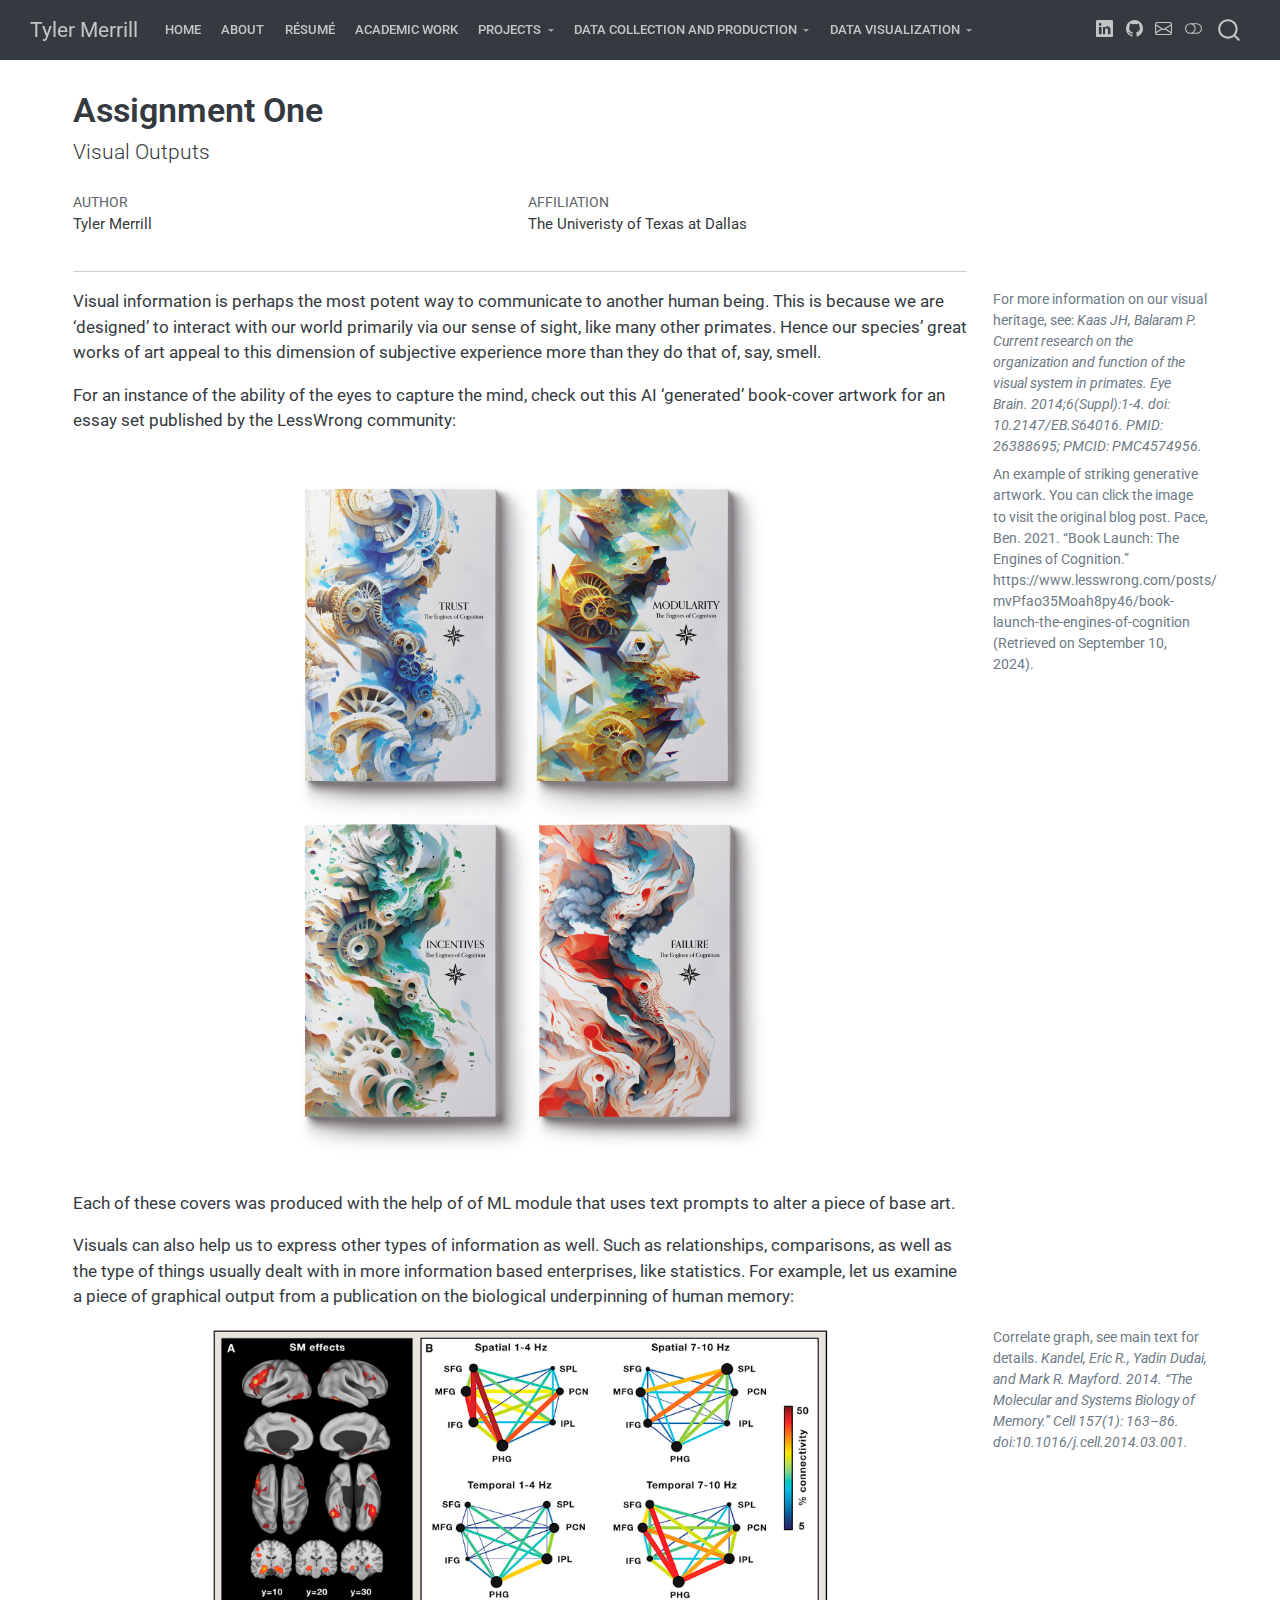
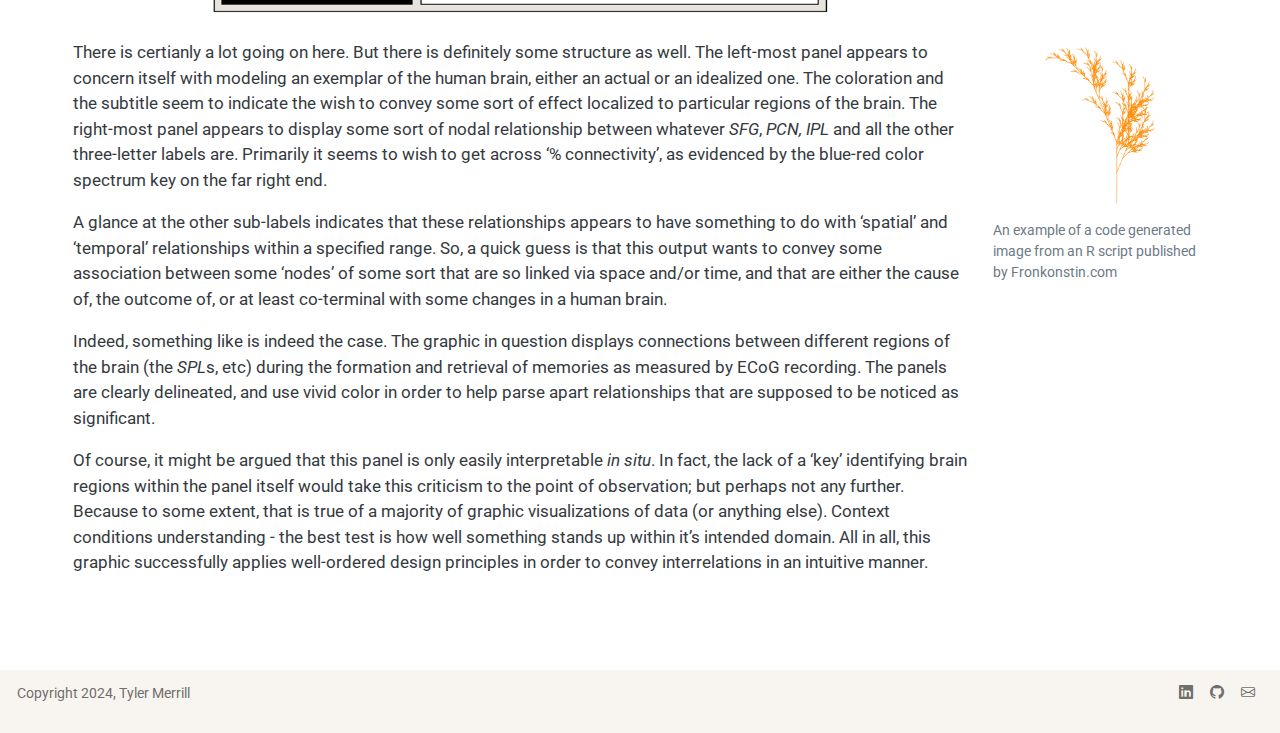
<file: Ansg_1_6356.html>
<!DOCTYPE html>
<html xmlns="http://www.w3.org/1999/xhtml" lang="en" xml:lang="en"><head>

<meta charset="utf-8">
<meta name="generator" content="quarto-1.4.555">

<meta name="viewport" content="width=device-width, initial-scale=1.0, user-scalable=yes">

<meta name="author" content="Tyler Merrill">

<title>Tyler Merrill - Assignment One</title>
<style>
code{white-space: pre-wrap;}
span.smallcaps{font-variant: small-caps;}
div.columns{display: flex; gap: min(4vw, 1.5em);}
div.column{flex: auto; overflow-x: auto;}
div.hanging-indent{margin-left: 1.5em; text-indent: -1.5em;}
ul.task-list{list-style: none;}
ul.task-list li input[type="checkbox"] {
  width: 0.8em;
  margin: 0 0.8em 0.2em -1em; /* quarto-specific, see https://github.com/quarto-dev/quarto-cli/issues/4556 */ 
  vertical-align: middle;
}
</style>


<script src="site_libs/quarto-nav/quarto-nav.js"></script>
<script src="site_libs/quarto-nav/headroom.min.js"></script>
<script src="site_libs/clipboard/clipboard.min.js"></script>
<script src="site_libs/quarto-search/autocomplete.umd.js"></script>
<script src="site_libs/quarto-search/fuse.min.js"></script>
<script src="site_libs/quarto-search/quarto-search.js"></script>
<meta name="quarto:offset" content="./">
<link href="./gruk.png" rel="icon" type="image/png">
<script src="site_libs/quarto-html/quarto.js"></script>
<script src="site_libs/quarto-html/popper.min.js"></script>
<script src="site_libs/quarto-html/tippy.umd.min.js"></script>
<script src="site_libs/quarto-html/anchor.min.js"></script>
<link href="site_libs/quarto-html/tippy.css" rel="stylesheet">
<link href="site_libs/quarto-html/quarto-syntax-highlighting.css" rel="stylesheet" class="quarto-color-scheme" id="quarto-text-highlighting-styles">
<link href="site_libs/quarto-html/quarto-syntax-highlighting-dark.css" rel="prefetch" class="quarto-color-scheme quarto-color-alternate" id="quarto-text-highlighting-styles">
<script src="site_libs/bootstrap/bootstrap.min.js"></script>
<link href="site_libs/bootstrap/bootstrap-icons.css" rel="stylesheet">
<link href="site_libs/bootstrap/bootstrap.min.css" rel="stylesheet" class="quarto-color-scheme" id="quarto-bootstrap" data-mode="light">
<link href="site_libs/bootstrap/bootstrap-dark.min.css" rel="prefetch" class="quarto-color-scheme quarto-color-alternate" id="quarto-bootstrap" data-mode="light">
<script id="quarto-search-options" type="application/json">{
  "location": "navbar",
  "copy-button": false,
  "collapse-after": 3,
  "panel-placement": "end",
  "type": "overlay",
  "limit": 50,
  "keyboard-shortcut": [
    "f",
    "/",
    "s"
  ],
  "show-item-context": false,
  "language": {
    "search-no-results-text": "No results",
    "search-matching-documents-text": "matching documents",
    "search-copy-link-title": "Copy link to search",
    "search-hide-matches-text": "Hide additional matches",
    "search-more-match-text": "more match in this document",
    "search-more-matches-text": "more matches in this document",
    "search-clear-button-title": "Clear",
    "search-text-placeholder": "",
    "search-detached-cancel-button-title": "Cancel",
    "search-submit-button-title": "Submit",
    "search-label": "Search"
  }
}</script>


<link rel="stylesheet" href="styles.css">
</head>

<body class="nav-fixed">

<div id="quarto-search-results"></div>
  <header id="quarto-header" class="headroom fixed-top">
    <nav class="navbar navbar-expand-lg " data-bs-theme="dark">
      <div class="navbar-container container-fluid">
      <div class="navbar-brand-container mx-auto">
    <a class="navbar-brand" href="./index.html">
    <span class="navbar-title">Tyler Merrill</span>
    </a>
  </div>
            <div id="quarto-search" class="" title="Search"></div>
          <button class="navbar-toggler" type="button" data-bs-toggle="collapse" data-bs-target="#navbarCollapse" aria-controls="navbarCollapse" aria-expanded="false" aria-label="Toggle navigation" onclick="if (window.quartoToggleHeadroom) { window.quartoToggleHeadroom(); }">
  <span class="navbar-toggler-icon"></span>
</button>
          <div class="collapse navbar-collapse" id="navbarCollapse">
            <ul class="navbar-nav navbar-nav-scroll me-auto">
  <li class="nav-item">
    <a class="nav-link" href="./index.html"> 
<span class="menu-text">Home</span></a>
  </li>  
  <li class="nav-item">
    <a class="nav-link" href="./about.html"> 
<span class="menu-text">About</span></a>
  </li>  
  <li class="nav-item">
    <a class="nav-link" href="./Tyler M - Résumé.pdf"> 
<span class="menu-text">Résumé</span></a>
  </li>  
  <li class="nav-item">
    <a class="nav-link" href="./research.html"> 
<span class="menu-text">Academic Work</span></a>
  </li>  
  <li class="nav-item dropdown ">
    <a class="nav-link dropdown-toggle" href="#" id="nav-menu-projects" role="button" data-bs-toggle="dropdown" aria-expanded="false">
 <span class="menu-text">Projects</span>
    </a>
    <ul class="dropdown-menu" aria-labelledby="nav-menu-projects">    
        <li>
    <a class="dropdown-item" href="./project.html">
 <span class="dropdown-text">EPPS 6302 - Final Project</span></a>
  </li>  
        <li>
    <a class="dropdown-item" href="./project2.html">
 <span class="dropdown-text">EPPS 6356 - Final Project</span></a>
  </li>  
    </ul>
  </li>
  <li class="nav-item dropdown ">
    <a class="nav-link dropdown-toggle" href="#" id="nav-menu-data-collection-and-production" role="button" data-bs-toggle="dropdown" aria-expanded="false">
 <span class="menu-text">Data Collection and Production</span>
    </a>
    <ul class="dropdown-menu" aria-labelledby="nav-menu-data-collection-and-production">    
        <li>
    <a class="dropdown-item" href="./research.html">
 <span class="dropdown-text">TBD</span></a>
  </li>  
        <li>
    <a class="dropdown-item" href="./research.html">
 <span class="dropdown-text">TBD - Labs</span></a>
  </li>  
    </ul>
  </li>
  <li class="nav-item dropdown ">
    <a class="nav-link dropdown-toggle" href="#" id="nav-menu-data-visualization" role="button" data-bs-toggle="dropdown" aria-expanded="false">
 <span class="menu-text">Data Visualization</span>
    </a>
    <ul class="dropdown-menu" aria-labelledby="nav-menu-data-visualization">    
        <li>
    <a class="dropdown-item" href="./Ansg_1_6356.html">
 <span class="dropdown-text">Assignment One</span></a>
  </li>  
        <li>
    <a class="dropdown-item" href="./keynote2016.html">
 <span class="dropdown-text">On Dr.&nbsp;Tufte’s 2016 Speech</span></a>
  </li>  
    </ul>
  </li>
</ul>
          </div> <!-- /navcollapse -->
          <div class="quarto-navbar-tools tools-wide">
    <a href="https://www.linkedin.com/in/tylermpro/" title="" class="quarto-navigation-tool px-1" aria-label=""><i class="bi bi-linkedin"></i></a>
    <a href="https://github.com/tylermerrill/tylermerrill.github.io" title="" class="quarto-navigation-tool px-1" aria-label=""><i class="bi bi-github"></i></a>
    <a href="mailto:Tyler.Merrill@UTDallas.edu" title="" class="quarto-navigation-tool px-1" aria-label=""><i class="bi bi-envelope"></i></a>
  <a href="" class="quarto-color-scheme-toggle quarto-navigation-tool  px-1" onclick="window.quartoToggleColorScheme(); return false;" title="Toggle dark mode"><i class="bi"></i></a>
</div>
      </div> <!-- /container-fluid -->
    </nav>
</header>
<!-- content -->
<div id="quarto-content" class="quarto-container page-columns page-rows-contents page-layout-full page-navbar">
<!-- sidebar -->
<!-- margin-sidebar -->
    <div id="quarto-margin-sidebar" class="sidebar margin-sidebar">
        
    </div>
<!-- main -->
<main class="content page-columns page-full column-page-left" id="quarto-document-content">

<header id="title-block-header" class="quarto-title-block default">
<div class="quarto-title">
<h1 class="title">Assignment One</h1>
<p class="subtitle lead">Visual Outputs</p>
</div>


<div class="quarto-title-meta-author column-page-left">
  <div class="quarto-title-meta-heading">Author</div>
  <div class="quarto-title-meta-heading">Affiliation</div>
  
    <div class="quarto-title-meta-contents">
    <p class="author">Tyler Merrill </p>
  </div>
  <div class="quarto-title-meta-contents">
        <p class="affiliation">
            The Univeristy of Texas at Dallas
          </p>
      </div>
  </div>

<div class="quarto-title-meta column-page-left">

      
  
    
  </div>
  


</header>


<hr>
<p>Visual information is perhaps the most potent way to communicate to another human being. This is because we are ‘designed’ to interact with our world primarily via our sense of sight, like many other primates. Hence our species’ great works of art appeal to this dimension of subjective experience more than they do that of, say, smell.</p>

<div class="no-row-height column-margin column-container"><div class="">
<p>For more information on our visual heritage, see: <em>Kaas JH, Balaram P. Current research on the organization and function of the visual system in primates. Eye Brain. 2014;6(Suppl):1-4. doi: 10.2147/EB.S64016. PMID: 26388695; PMCID: PMC4574956.</em></p>
</div></div><p>For an instance of the ability of the eyes to capture the mind, check out this AI ‘generated’ book-cover artwork for an essay set published by the LessWrong community:</p>
<div class="quarto-figure quarto-figure-center page-columns page-full">
<figure class="figure page-columns page-full">
<p><a href="https://www.lesswrong.com/posts/mvPfao35Moah8py46/book-launch-the-engines-of-cognition"><img src="images/w_3280.jpeg" class="img-fluid figure-img" width="516" alt="An example of striking generative artwork. You can click the image to visit the original blog post. Pace, Ben. 2021. “Book Launch: The Engines of Cognition.” https://www.lesswrong.com/posts/ mvPfao35Moah8py46/book-launch-the-engines-of-cognition (Retrieved on September 10, 2024)."></a></p>
<figcaption class="margin-caption">An example of striking generative artwork. You can click the image to visit the original blog post. Pace, Ben. 2021. “Book Launch: The Engines of Cognition.” https://www.lesswrong.com/posts/ mvPfao35Moah8py46/book-launch-the-engines-of-cognition (Retrieved on September 10, 2024).</figcaption>
</figure>
</div>
<p>Each of these covers was produced with the help of of ML module that uses text prompts to alter a piece of base art.</p>
<p>Visuals can also help us to express other types of information as well. Such as relationships, comparisons, as well as the type of things usually dealt with in more information based enterprises, like statistics. For example, let us examine a piece of graphical output from a publication on the biological underpinning of human memory:</p>
<div class="quarto-figure quarto-figure-center page-columns page-full">
<figure class="figure page-columns page-full">
<p><img src="images/sshot1.png" class="img-fluid figure-img" width="619"></p>
<figcaption class="margin-caption">Correlate graph, see main text for details. <em>Kandel, Eric&nbsp;R., Yadin Dudai, and Mark&nbsp;R. Mayford. 2014. “The Molecular and Systems Biology of Memory.” Cell 157(1): 163–86. doi:10.1016/j.cell.2014.03.001.</em></figcaption>
</figure>
</div>
<p>There is certianly a lot going on here. But there is definitely some structure as well. The left-most panel appears to concern itself with modeling an exemplar of the human brain, either an actual or an idealized one. The coloration and the subtitle seem to indicate the wish to convey some sort of effect localized to particular regions of the brain. The right-most panel appears to display some sort of nodal relationship between whatever <em>SFG</em>, <em>PCN,</em> <em>IPL</em> and all the other three-letter labels are. Primarily it seems to wish to get across ‘% connectivity’, as evidenced by the blue-red color spectrum key on the far right end.</p>

<div class="no-row-height column-margin column-container"><div class="">
<div class="quarto-figure quarto-figure-center">
<figure class="figure">
<p><img src="images/leaves_1.png" class="img-fluid figure-img"></p>
<figcaption>An example of a code generated image from an R script published by Fronkonstin.com</figcaption>
</figure>
</div>
</div></div><p>A glance at the other sub-labels indicates that these relationships appears to have something to do with ‘spatial’ and ‘temporal’ relationships within a specified range. So, a quick guess is that this output wants to convey some association between some ‘nodes’ of some sort that are so linked via space and/or time, and that are either the cause of, the outcome of, or at least co-terminal with some changes in a human brain.</p>
<p>Indeed, something like is indeed the case. The graphic in question displays connections between different regions of the brain (the <em>SPL</em>s, etc) during the formation and retrieval of memories as measured by ECoG recording. The panels are clearly delineated, and use vivid color in order to help parse apart relationships that are supposed to be noticed as significant.</p>
<p>Of course, it might be argued that this panel is only easily interpretable <em>in situ</em>. In fact, the lack of a ‘key’ identifying brain regions within the panel itself would take this criticism to the point of observation; but perhaps not any further. Because to some extent, that is true of a majority of graphic visualizations of data (or anything else). Context conditions understanding - the best test is how well something stands up within it’s intended domain. All in all, this graphic successfully applies well-ordered design principles in order to convey interrelations in an intuitive manner.</p>



</main> <!-- /main -->
<script id="quarto-html-after-body" type="application/javascript">
window.document.addEventListener("DOMContentLoaded", function (event) {
  const toggleBodyColorMode = (bsSheetEl) => {
    const mode = bsSheetEl.getAttribute("data-mode");
    const bodyEl = window.document.querySelector("body");
    if (mode === "dark") {
      bodyEl.classList.add("quarto-dark");
      bodyEl.classList.remove("quarto-light");
    } else {
      bodyEl.classList.add("quarto-light");
      bodyEl.classList.remove("quarto-dark");
    }
  }
  const toggleBodyColorPrimary = () => {
    const bsSheetEl = window.document.querySelector("link#quarto-bootstrap");
    if (bsSheetEl) {
      toggleBodyColorMode(bsSheetEl);
    }
  }
  toggleBodyColorPrimary();  
  const disableStylesheet = (stylesheets) => {
    for (let i=0; i < stylesheets.length; i++) {
      const stylesheet = stylesheets[i];
      stylesheet.rel = 'prefetch';
    }
  }
  const enableStylesheet = (stylesheets) => {
    for (let i=0; i < stylesheets.length; i++) {
      const stylesheet = stylesheets[i];
      stylesheet.rel = 'stylesheet';
    }
  }
  const manageTransitions = (selector, allowTransitions) => {
    const els = window.document.querySelectorAll(selector);
    for (let i=0; i < els.length; i++) {
      const el = els[i];
      if (allowTransitions) {
        el.classList.remove('notransition');
      } else {
        el.classList.add('notransition');
      }
    }
  }
  const toggleGiscusIfUsed = (isAlternate, darkModeDefault) => {
    const baseTheme = document.querySelector('#giscus-base-theme')?.value ?? 'light';
    const alternateTheme = document.querySelector('#giscus-alt-theme')?.value ?? 'dark';
    let newTheme = '';
    if(darkModeDefault) {
      newTheme = isAlternate ? baseTheme : alternateTheme;
    } else {
      newTheme = isAlternate ? alternateTheme : baseTheme;
    }
    const changeGiscusTheme = () => {
      // From: https://github.com/giscus/giscus/issues/336
      const sendMessage = (message) => {
        const iframe = document.querySelector('iframe.giscus-frame');
        if (!iframe) return;
        iframe.contentWindow.postMessage({ giscus: message }, 'https://giscus.app');
      }
      sendMessage({
        setConfig: {
          theme: newTheme
        }
      });
    }
    const isGiscussLoaded = window.document.querySelector('iframe.giscus-frame') !== null;
    if (isGiscussLoaded) {
      changeGiscusTheme();
    }
  }
  const toggleColorMode = (alternate) => {
    // Switch the stylesheets
    const alternateStylesheets = window.document.querySelectorAll('link.quarto-color-scheme.quarto-color-alternate');
    manageTransitions('#quarto-margin-sidebar .nav-link', false);
    if (alternate) {
      enableStylesheet(alternateStylesheets);
      for (const sheetNode of alternateStylesheets) {
        if (sheetNode.id === "quarto-bootstrap") {
          toggleBodyColorMode(sheetNode);
        }
      }
    } else {
      disableStylesheet(alternateStylesheets);
      toggleBodyColorPrimary();
    }
    manageTransitions('#quarto-margin-sidebar .nav-link', true);
    // Switch the toggles
    const toggles = window.document.querySelectorAll('.quarto-color-scheme-toggle');
    for (let i=0; i < toggles.length; i++) {
      const toggle = toggles[i];
      if (toggle) {
        if (alternate) {
          toggle.classList.add("alternate");     
        } else {
          toggle.classList.remove("alternate");
        }
      }
    }
    // Hack to workaround the fact that safari doesn't
    // properly recolor the scrollbar when toggling (#1455)
    if (navigator.userAgent.indexOf('Safari') > 0 && navigator.userAgent.indexOf('Chrome') == -1) {
      manageTransitions("body", false);
      window.scrollTo(0, 1);
      setTimeout(() => {
        window.scrollTo(0, 0);
        manageTransitions("body", true);
      }, 40);  
    }
  }
  const isFileUrl = () => { 
    return window.location.protocol === 'file:';
  }
  const hasAlternateSentinel = () => {  
    let styleSentinel = getColorSchemeSentinel();
    if (styleSentinel !== null) {
      return styleSentinel === "alternate";
    } else {
      return false;
    }
  }
  const setStyleSentinel = (alternate) => {
    const value = alternate ? "alternate" : "default";
    if (!isFileUrl()) {
      window.localStorage.setItem("quarto-color-scheme", value);
    } else {
      localAlternateSentinel = value;
    }
  }
  const getColorSchemeSentinel = () => {
    if (!isFileUrl()) {
      const storageValue = window.localStorage.getItem("quarto-color-scheme");
      return storageValue != null ? storageValue : localAlternateSentinel;
    } else {
      return localAlternateSentinel;
    }
  }
  const darkModeDefault = false;
  let localAlternateSentinel = darkModeDefault ? 'alternate' : 'default';
  // Dark / light mode switch
  window.quartoToggleColorScheme = () => {
    // Read the current dark / light value 
    let toAlternate = !hasAlternateSentinel();
    toggleColorMode(toAlternate);
    setStyleSentinel(toAlternate);
    toggleGiscusIfUsed(toAlternate, darkModeDefault);
  };
  // Ensure there is a toggle, if there isn't float one in the top right
  if (window.document.querySelector('.quarto-color-scheme-toggle') === null) {
    const a = window.document.createElement('a');
    a.classList.add('top-right');
    a.classList.add('quarto-color-scheme-toggle');
    a.href = "";
    a.onclick = function() { try { window.quartoToggleColorScheme(); } catch {} return false; };
    const i = window.document.createElement("i");
    i.classList.add('bi');
    a.appendChild(i);
    window.document.body.appendChild(a);
  }
  // Switch to dark mode if need be
  if (hasAlternateSentinel()) {
    toggleColorMode(true);
  } else {
    toggleColorMode(false);
  }
  const icon = "";
  const anchorJS = new window.AnchorJS();
  anchorJS.options = {
    placement: 'right',
    icon: icon
  };
  anchorJS.add('.anchored');
  const isCodeAnnotation = (el) => {
    for (const clz of el.classList) {
      if (clz.startsWith('code-annotation-')) {                     
        return true;
      }
    }
    return false;
  }
  const clipboard = new window.ClipboardJS('.code-copy-button', {
    text: function(trigger) {
      const codeEl = trigger.previousElementSibling.cloneNode(true);
      for (const childEl of codeEl.children) {
        if (isCodeAnnotation(childEl)) {
          childEl.remove();
        }
      }
      return codeEl.innerText;
    }
  });
  clipboard.on('success', function(e) {
    // button target
    const button = e.trigger;
    // don't keep focus
    button.blur();
    // flash "checked"
    button.classList.add('code-copy-button-checked');
    var currentTitle = button.getAttribute("title");
    button.setAttribute("title", "Copied!");
    let tooltip;
    if (window.bootstrap) {
      button.setAttribute("data-bs-toggle", "tooltip");
      button.setAttribute("data-bs-placement", "left");
      button.setAttribute("data-bs-title", "Copied!");
      tooltip = new bootstrap.Tooltip(button, 
        { trigger: "manual", 
          customClass: "code-copy-button-tooltip",
          offset: [0, -8]});
      tooltip.show();    
    }
    setTimeout(function() {
      if (tooltip) {
        tooltip.hide();
        button.removeAttribute("data-bs-title");
        button.removeAttribute("data-bs-toggle");
        button.removeAttribute("data-bs-placement");
      }
      button.setAttribute("title", currentTitle);
      button.classList.remove('code-copy-button-checked');
    }, 1000);
    // clear code selection
    e.clearSelection();
  });
    var localhostRegex = new RegExp(/^(?:http|https):\/\/localhost\:?[0-9]*\//);
    var mailtoRegex = new RegExp(/^mailto:/);
      var filterRegex = new RegExp('/' + window.location.host + '/');
    var isInternal = (href) => {
        return filterRegex.test(href) || localhostRegex.test(href) || mailtoRegex.test(href);
    }
    // Inspect non-navigation links and adorn them if external
 	var links = window.document.querySelectorAll('a[href]:not(.nav-link):not(.navbar-brand):not(.toc-action):not(.sidebar-link):not(.sidebar-item-toggle):not(.pagination-link):not(.no-external):not([aria-hidden]):not(.dropdown-item):not(.quarto-navigation-tool)');
    for (var i=0; i<links.length; i++) {
      const link = links[i];
      if (!isInternal(link.href)) {
        // undo the damage that might have been done by quarto-nav.js in the case of
        // links that we want to consider external
        if (link.dataset.originalHref !== undefined) {
          link.href = link.dataset.originalHref;
        }
      }
    }
  function tippyHover(el, contentFn, onTriggerFn, onUntriggerFn) {
    const config = {
      allowHTML: true,
      maxWidth: 500,
      delay: 100,
      arrow: false,
      appendTo: function(el) {
          return el.parentElement;
      },
      interactive: true,
      interactiveBorder: 10,
      theme: 'quarto',
      placement: 'bottom-start',
    };
    if (contentFn) {
      config.content = contentFn;
    }
    if (onTriggerFn) {
      config.onTrigger = onTriggerFn;
    }
    if (onUntriggerFn) {
      config.onUntrigger = onUntriggerFn;
    }
    window.tippy(el, config); 
  }
  const noterefs = window.document.querySelectorAll('a[role="doc-noteref"]');
  for (var i=0; i<noterefs.length; i++) {
    const ref = noterefs[i];
    tippyHover(ref, function() {
      // use id or data attribute instead here
      let href = ref.getAttribute('data-footnote-href') || ref.getAttribute('href');
      try { href = new URL(href).hash; } catch {}
      const id = href.replace(/^#\/?/, "");
      const note = window.document.getElementById(id);
      if (note) {
        return note.innerHTML;
      } else {
        return "";
      }
    });
  }
  const xrefs = window.document.querySelectorAll('a.quarto-xref');
  const processXRef = (id, note) => {
    // Strip column container classes
    const stripColumnClz = (el) => {
      el.classList.remove("page-full", "page-columns");
      if (el.children) {
        for (const child of el.children) {
          stripColumnClz(child);
        }
      }
    }
    stripColumnClz(note)
    if (id === null || id.startsWith('sec-')) {
      // Special case sections, only their first couple elements
      const container = document.createElement("div");
      if (note.children && note.children.length > 2) {
        container.appendChild(note.children[0].cloneNode(true));
        for (let i = 1; i < note.children.length; i++) {
          const child = note.children[i];
          if (child.tagName === "P" && child.innerText === "") {
            continue;
          } else {
            container.appendChild(child.cloneNode(true));
            break;
          }
        }
        if (window.Quarto?.typesetMath) {
          window.Quarto.typesetMath(container);
        }
        return container.innerHTML
      } else {
        if (window.Quarto?.typesetMath) {
          window.Quarto.typesetMath(note);
        }
        return note.innerHTML;
      }
    } else {
      // Remove any anchor links if they are present
      const anchorLink = note.querySelector('a.anchorjs-link');
      if (anchorLink) {
        anchorLink.remove();
      }
      if (window.Quarto?.typesetMath) {
        window.Quarto.typesetMath(note);
      }
      // TODO in 1.5, we should make sure this works without a callout special case
      if (note.classList.contains("callout")) {
        return note.outerHTML;
      } else {
        return note.innerHTML;
      }
    }
  }
  for (var i=0; i<xrefs.length; i++) {
    const xref = xrefs[i];
    tippyHover(xref, undefined, function(instance) {
      instance.disable();
      let url = xref.getAttribute('href');
      let hash = undefined; 
      if (url.startsWith('#')) {
        hash = url;
      } else {
        try { hash = new URL(url).hash; } catch {}
      }
      if (hash) {
        const id = hash.replace(/^#\/?/, "");
        const note = window.document.getElementById(id);
        if (note !== null) {
          try {
            const html = processXRef(id, note.cloneNode(true));
            instance.setContent(html);
          } finally {
            instance.enable();
            instance.show();
          }
        } else {
          // See if we can fetch this
          fetch(url.split('#')[0])
          .then(res => res.text())
          .then(html => {
            const parser = new DOMParser();
            const htmlDoc = parser.parseFromString(html, "text/html");
            const note = htmlDoc.getElementById(id);
            if (note !== null) {
              const html = processXRef(id, note);
              instance.setContent(html);
            } 
          }).finally(() => {
            instance.enable();
            instance.show();
          });
        }
      } else {
        // See if we can fetch a full url (with no hash to target)
        // This is a special case and we should probably do some content thinning / targeting
        fetch(url)
        .then(res => res.text())
        .then(html => {
          const parser = new DOMParser();
          const htmlDoc = parser.parseFromString(html, "text/html");
          const note = htmlDoc.querySelector('main.content');
          if (note !== null) {
            // This should only happen for chapter cross references
            // (since there is no id in the URL)
            // remove the first header
            if (note.children.length > 0 && note.children[0].tagName === "HEADER") {
              note.children[0].remove();
            }
            const html = processXRef(null, note);
            instance.setContent(html);
          } 
        }).finally(() => {
          instance.enable();
          instance.show();
        });
      }
    }, function(instance) {
    });
  }
      let selectedAnnoteEl;
      const selectorForAnnotation = ( cell, annotation) => {
        let cellAttr = 'data-code-cell="' + cell + '"';
        let lineAttr = 'data-code-annotation="' +  annotation + '"';
        const selector = 'span[' + cellAttr + '][' + lineAttr + ']';
        return selector;
      }
      const selectCodeLines = (annoteEl) => {
        const doc = window.document;
        const targetCell = annoteEl.getAttribute("data-target-cell");
        const targetAnnotation = annoteEl.getAttribute("data-target-annotation");
        const annoteSpan = window.document.querySelector(selectorForAnnotation(targetCell, targetAnnotation));
        const lines = annoteSpan.getAttribute("data-code-lines").split(",");
        const lineIds = lines.map((line) => {
          return targetCell + "-" + line;
        })
        let top = null;
        let height = null;
        let parent = null;
        if (lineIds.length > 0) {
            //compute the position of the single el (top and bottom and make a div)
            const el = window.document.getElementById(lineIds[0]);
            top = el.offsetTop;
            height = el.offsetHeight;
            parent = el.parentElement.parentElement;
          if (lineIds.length > 1) {
            const lastEl = window.document.getElementById(lineIds[lineIds.length - 1]);
            const bottom = lastEl.offsetTop + lastEl.offsetHeight;
            height = bottom - top;
          }
          if (top !== null && height !== null && parent !== null) {
            // cook up a div (if necessary) and position it 
            let div = window.document.getElementById("code-annotation-line-highlight");
            if (div === null) {
              div = window.document.createElement("div");
              div.setAttribute("id", "code-annotation-line-highlight");
              div.style.position = 'absolute';
              parent.appendChild(div);
            }
            div.style.top = top - 2 + "px";
            div.style.height = height + 4 + "px";
            div.style.left = 0;
            let gutterDiv = window.document.getElementById("code-annotation-line-highlight-gutter");
            if (gutterDiv === null) {
              gutterDiv = window.document.createElement("div");
              gutterDiv.setAttribute("id", "code-annotation-line-highlight-gutter");
              gutterDiv.style.position = 'absolute';
              const codeCell = window.document.getElementById(targetCell);
              const gutter = codeCell.querySelector('.code-annotation-gutter');
              gutter.appendChild(gutterDiv);
            }
            gutterDiv.style.top = top - 2 + "px";
            gutterDiv.style.height = height + 4 + "px";
          }
          selectedAnnoteEl = annoteEl;
        }
      };
      const unselectCodeLines = () => {
        const elementsIds = ["code-annotation-line-highlight", "code-annotation-line-highlight-gutter"];
        elementsIds.forEach((elId) => {
          const div = window.document.getElementById(elId);
          if (div) {
            div.remove();
          }
        });
        selectedAnnoteEl = undefined;
      };
        // Handle positioning of the toggle
    window.addEventListener(
      "resize",
      throttle(() => {
        elRect = undefined;
        if (selectedAnnoteEl) {
          selectCodeLines(selectedAnnoteEl);
        }
      }, 10)
    );
    function throttle(fn, ms) {
    let throttle = false;
    let timer;
      return (...args) => {
        if(!throttle) { // first call gets through
            fn.apply(this, args);
            throttle = true;
        } else { // all the others get throttled
            if(timer) clearTimeout(timer); // cancel #2
            timer = setTimeout(() => {
              fn.apply(this, args);
              timer = throttle = false;
            }, ms);
        }
      };
    }
      // Attach click handler to the DT
      const annoteDls = window.document.querySelectorAll('dt[data-target-cell]');
      for (const annoteDlNode of annoteDls) {
        annoteDlNode.addEventListener('click', (event) => {
          const clickedEl = event.target;
          if (clickedEl !== selectedAnnoteEl) {
            unselectCodeLines();
            const activeEl = window.document.querySelector('dt[data-target-cell].code-annotation-active');
            if (activeEl) {
              activeEl.classList.remove('code-annotation-active');
            }
            selectCodeLines(clickedEl);
            clickedEl.classList.add('code-annotation-active');
          } else {
            // Unselect the line
            unselectCodeLines();
            clickedEl.classList.remove('code-annotation-active');
          }
        });
      }
  const findCites = (el) => {
    const parentEl = el.parentElement;
    if (parentEl) {
      const cites = parentEl.dataset.cites;
      if (cites) {
        return {
          el,
          cites: cites.split(' ')
        };
      } else {
        return findCites(el.parentElement)
      }
    } else {
      return undefined;
    }
  };
  var bibliorefs = window.document.querySelectorAll('a[role="doc-biblioref"]');
  for (var i=0; i<bibliorefs.length; i++) {
    const ref = bibliorefs[i];
    const citeInfo = findCites(ref);
    if (citeInfo) {
      tippyHover(citeInfo.el, function() {
        var popup = window.document.createElement('div');
        citeInfo.cites.forEach(function(cite) {
          var citeDiv = window.document.createElement('div');
          citeDiv.classList.add('hanging-indent');
          citeDiv.classList.add('csl-entry');
          var biblioDiv = window.document.getElementById('ref-' + cite);
          if (biblioDiv) {
            citeDiv.innerHTML = biblioDiv.innerHTML;
          }
          popup.appendChild(citeDiv);
        });
        return popup.innerHTML;
      });
    }
  }
});
</script>
</div> <!-- /content -->
<footer class="footer">
  <div class="nav-footer">
    <div class="nav-footer-left">
      <ul class="footer-items list-unstyled">
    <li class="nav-item">
 Copyright 2024, Tyler Merrill
  </li>  
</ul>
    </div>   
    <div class="nav-footer-center">
      &nbsp;
    </div>
    <div class="nav-footer-right">
      <ul class="footer-items list-unstyled">
    <li class="nav-item compact">
    <a class="nav-link" href="https://www.linkedin.com/in/tylermpro/">
      <i class="bi bi-linkedin" role="img">
</i> 
    </a>
  </li>  
    <li class="nav-item compact">
    <a class="nav-link" href="https://github.com/tylermerrill/tylermerrill.github.io">
      <i class="bi bi-github" role="img">
</i> 
    </a>
  </li>  
    <li class="nav-item compact">
    <a class="nav-link" href="mailto:Tyler.Merrill@UTDallas.edu">
      <i class="bi bi-envelope" role="img">
</i> 
    </a>
  </li>  
</ul>
    </div>
  </div>
</footer>




</body></html>
</file>
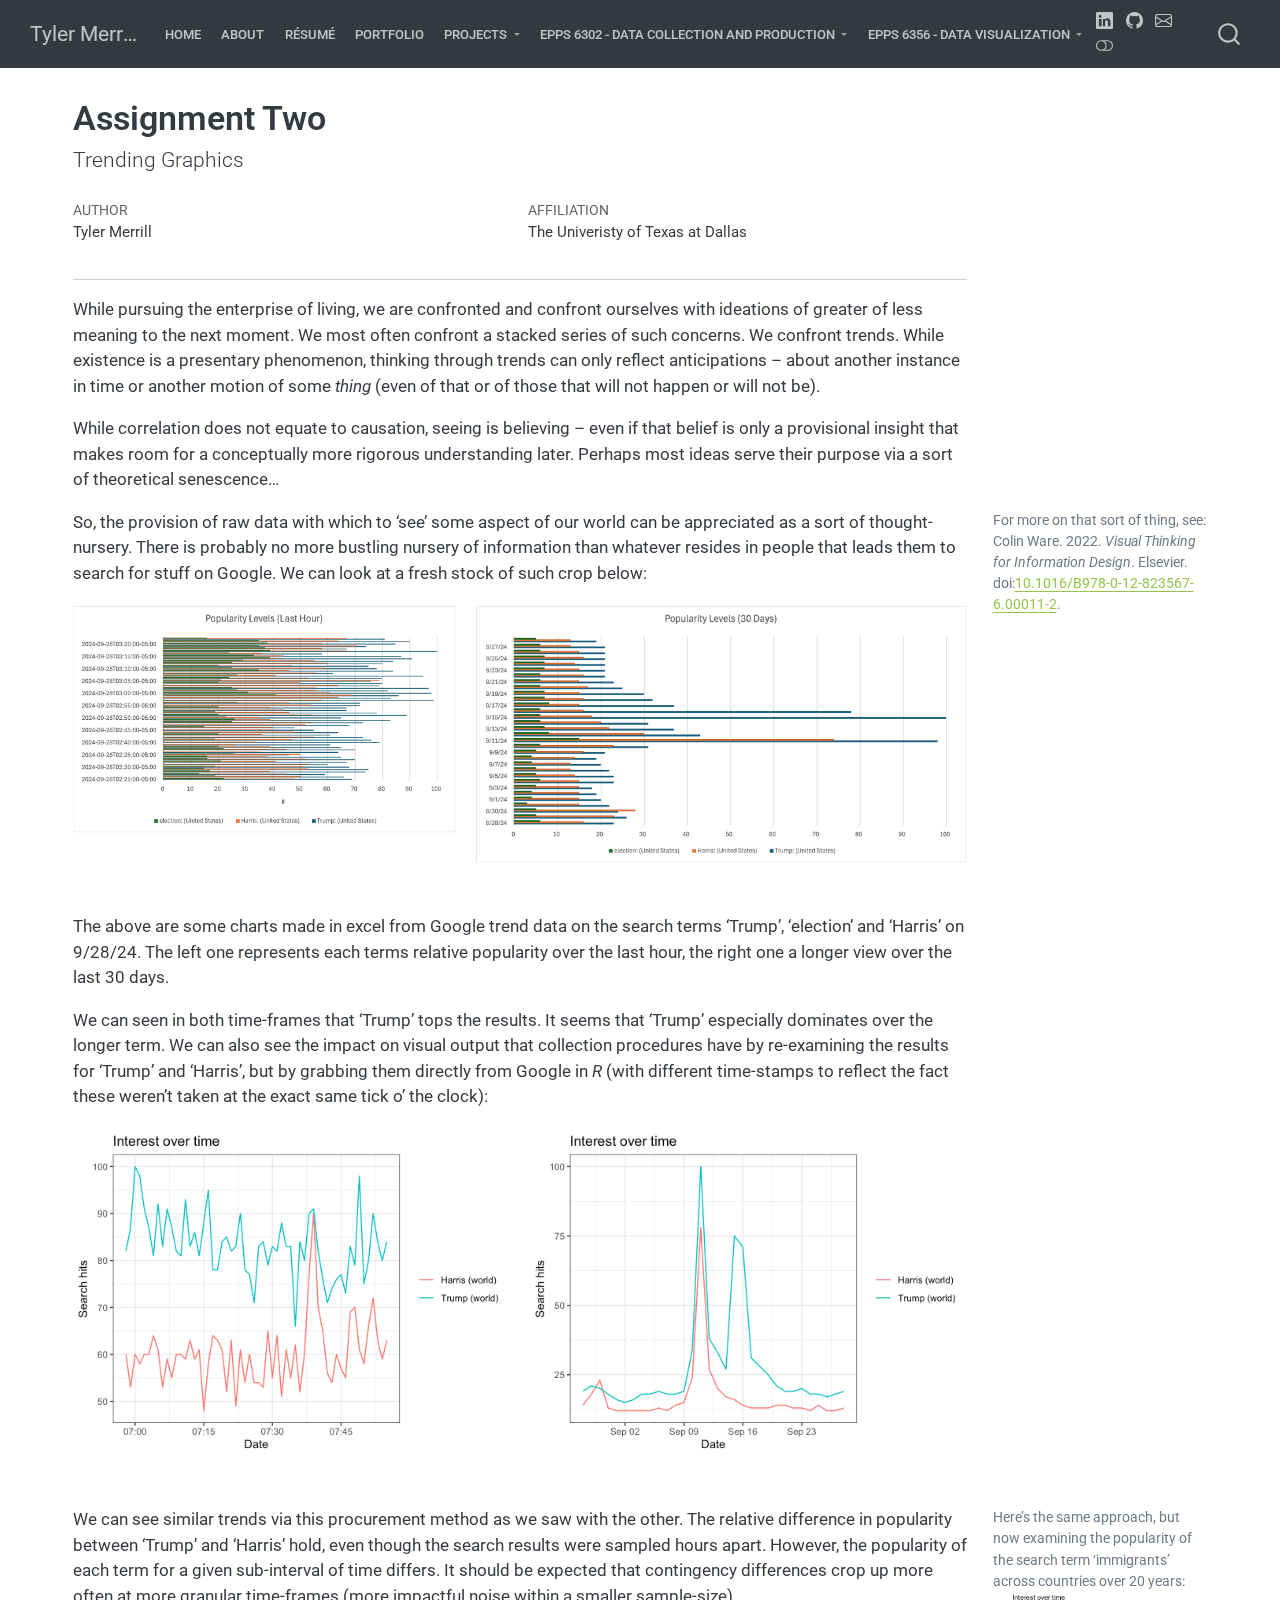
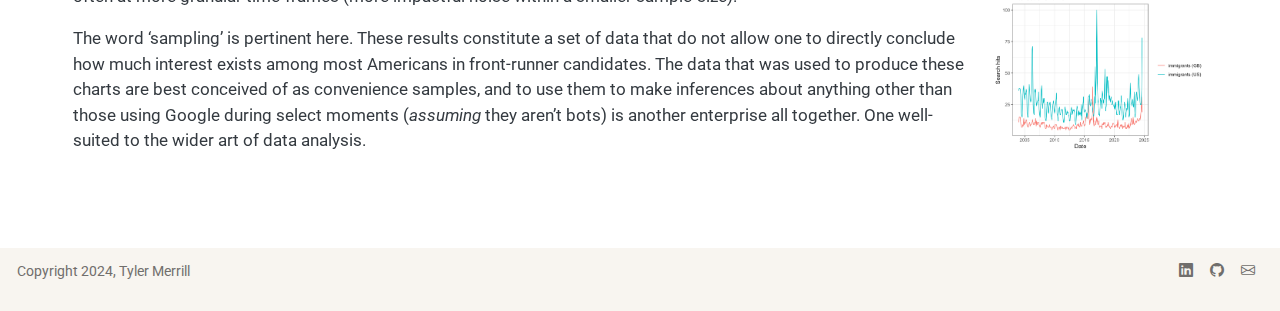
<file: Ansg_2_6302.html>
<!DOCTYPE html>
<html xmlns="http://www.w3.org/1999/xhtml" lang="en" xml:lang="en"><head>

<meta charset="utf-8">
<meta name="generator" content="quarto-1.5.57">

<meta name="viewport" content="width=device-width, initial-scale=1.0, user-scalable=yes">

<meta name="author" content="Tyler Merrill">

<title>Assignment Two – Tyler Merrill</title>
<style>
code{white-space: pre-wrap;}
span.smallcaps{font-variant: small-caps;}
div.columns{display: flex; gap: min(4vw, 1.5em);}
div.column{flex: auto; overflow-x: auto;}
div.hanging-indent{margin-left: 1.5em; text-indent: -1.5em;}
ul.task-list{list-style: none;}
ul.task-list li input[type="checkbox"] {
  width: 0.8em;
  margin: 0 0.8em 0.2em -1em; /* quarto-specific, see https://github.com/quarto-dev/quarto-cli/issues/4556 */ 
  vertical-align: middle;
}
</style>


<script src="site_libs/quarto-nav/quarto-nav.js"></script>
<script src="site_libs/quarto-nav/headroom.min.js"></script>
<script src="site_libs/clipboard/clipboard.min.js"></script>
<script src="site_libs/quarto-search/autocomplete.umd.js"></script>
<script src="site_libs/quarto-search/fuse.min.js"></script>
<script src="site_libs/quarto-search/quarto-search.js"></script>
<meta name="quarto:offset" content="./">
<link href="./gruk.png" rel="icon" type="image/png">
<script src="site_libs/quarto-html/quarto.js"></script>
<script src="site_libs/quarto-html/popper.min.js"></script>
<script src="site_libs/quarto-html/tippy.umd.min.js"></script>
<script src="site_libs/quarto-html/anchor.min.js"></script>
<link href="site_libs/quarto-html/tippy.css" rel="stylesheet">
<link href="site_libs/quarto-html/quarto-syntax-highlighting.css" rel="stylesheet" class="quarto-color-scheme" id="quarto-text-highlighting-styles">
<link href="site_libs/quarto-html/quarto-syntax-highlighting-dark.css" rel="prefetch" class="quarto-color-scheme quarto-color-alternate" id="quarto-text-highlighting-styles">
<script src="site_libs/bootstrap/bootstrap.min.js"></script>
<link href="site_libs/bootstrap/bootstrap-icons.css" rel="stylesheet">
<link href="site_libs/bootstrap/bootstrap.min.css" rel="stylesheet" class="quarto-color-scheme" id="quarto-bootstrap" data-mode="light">
<link href="site_libs/bootstrap/bootstrap-dark.min.css" rel="prefetch" class="quarto-color-scheme quarto-color-alternate" id="quarto-bootstrap" data-mode="light">
<script id="quarto-search-options" type="application/json">{
  "location": "navbar",
  "copy-button": false,
  "collapse-after": 3,
  "panel-placement": "end",
  "type": "overlay",
  "limit": 50,
  "keyboard-shortcut": [
    "f",
    "/",
    "s"
  ],
  "show-item-context": false,
  "language": {
    "search-no-results-text": "No results",
    "search-matching-documents-text": "matching documents",
    "search-copy-link-title": "Copy link to search",
    "search-hide-matches-text": "Hide additional matches",
    "search-more-match-text": "more match in this document",
    "search-more-matches-text": "more matches in this document",
    "search-clear-button-title": "Clear",
    "search-text-placeholder": "",
    "search-detached-cancel-button-title": "Cancel",
    "search-submit-button-title": "Submit",
    "search-label": "Search"
  }
}</script>


<link rel="stylesheet" href="styles.css">
</head>

<body class="nav-fixed">

<div id="quarto-search-results"></div>
  <header id="quarto-header" class="headroom fixed-top">
    <nav class="navbar navbar-expand-lg " data-bs-theme="dark">
      <div class="navbar-container container-fluid">
      <div class="navbar-brand-container mx-auto">
    <a class="navbar-brand" href="./index.html">
    <span class="navbar-title">Tyler Merrill</span>
    </a>
  </div>
            <div id="quarto-search" class="" title="Search"></div>
          <button class="navbar-toggler" type="button" data-bs-toggle="collapse" data-bs-target="#navbarCollapse" aria-controls="navbarCollapse" role="menu" aria-expanded="false" aria-label="Toggle navigation" onclick="if (window.quartoToggleHeadroom) { window.quartoToggleHeadroom(); }">
  <span class="navbar-toggler-icon"></span>
</button>
          <div class="collapse navbar-collapse" id="navbarCollapse">
            <ul class="navbar-nav navbar-nav-scroll me-auto">
  <li class="nav-item">
    <a class="nav-link" href="./index.html"> 
<span class="menu-text">Home</span></a>
  </li>  
  <li class="nav-item">
    <a class="nav-link" href="./about.html"> 
<span class="menu-text">About</span></a>
  </li>  
  <li class="nav-item">
    <a class="nav-link" href="./Tyler M - Résumé.pdf"> 
<span class="menu-text">Résumé</span></a>
  </li>  
  <li class="nav-item">
    <a class="nav-link" href="./research.html"> 
<span class="menu-text">Portfolio</span></a>
  </li>  
  <li class="nav-item dropdown ">
    <a class="nav-link dropdown-toggle" href="#" id="nav-menu-projects" role="link" data-bs-toggle="dropdown" aria-expanded="false">
 <span class="menu-text">Projects</span>
    </a>
    <ul class="dropdown-menu" aria-labelledby="nav-menu-projects">    
        <li>
    <a class="dropdown-item" href="./guan_finalproject.pdf">
 <span class="dropdown-text">EPPS 6302 - Final Project</span></a>
  </li>  
        <li>
    <a class="dropdown-item" href="./maitreyi_finalproject.pdf">
 <span class="dropdown-text">EPPS 6356 - Final Project</span></a>
  </li>  
        <li>
    <a class="dropdown-item" href="./6317.pdf">
 <span class="dropdown-text">EPPS 6317 - Proposal Presentation</span></a>
  </li>  
        <li>
    <a class="dropdown-item" href="https://rpubs.com/tjm3467/1251897">
 <span class="dropdown-text">EPPS 6356 - Final Project Dashboard</span></a>
  </li>  
    </ul>
  </li>
  <li class="nav-item dropdown ">
    <a class="nav-link dropdown-toggle" href="#" id="nav-menu-epps-6302---data-collection-and-production" role="link" data-bs-toggle="dropdown" aria-expanded="false">
 <span class="menu-text">EPPS 6302 - Data Collection and Production</span>
    </a>
    <ul class="dropdown-menu" aria-labelledby="nav-menu-epps-6302---data-collection-and-production">    
        <li>
    <a class="dropdown-item" href="./Ansg_1_6302.html">
 <span class="dropdown-text">Assignment One</span></a>
  </li>  
        <li>
    <a class="dropdown-item" href="./Ansg_2_6302.html">
 <span class="dropdown-text">Assignment Two</span></a>
  </li>  
        <li>
    <a class="dropdown-item" href="./Ansg_3_6302.html">
 <span class="dropdown-text">Assignment Three</span></a>
  </li>  
        <li>
    <a class="dropdown-item" href="./Ansg_4_6302.html">
 <span class="dropdown-text">Assignment Four</span></a>
  </li>  
        <li>
    <a class="dropdown-item" href="./Ansg_5_6302.html">
 <span class="dropdown-text">Assignment Five</span></a>
  </li>  
    </ul>
  </li>
  <li class="nav-item dropdown ">
    <a class="nav-link dropdown-toggle" href="#" id="nav-menu-epps-6356---data-visualization" role="link" data-bs-toggle="dropdown" aria-expanded="false">
 <span class="menu-text">EPPS 6356 - Data Visualization</span>
    </a>
    <ul class="dropdown-menu" aria-labelledby="nav-menu-epps-6356---data-visualization">    
        <li>
    <a class="dropdown-item" href="./Ansg_1_6356.html">
 <span class="dropdown-text">Assignment One</span></a>
  </li>  
        <li>
    <a class="dropdown-item" href="./keynote2016.html">
 <span class="dropdown-text">On Dr.&nbsp;Tufte’s 2016 Speech</span></a>
  </li>  
        <li>
    <a class="dropdown-item" href="./flu.html">
 <span class="dropdown-text">Google Flu &amp; Dr.&nbsp;Wickham’s 2019 Keynote</span></a>
  </li>  
        <li>
    <a class="dropdown-item" href="./Ansg_2_6356.html">
 <span class="dropdown-text">Assignment Two</span></a>
  </li>  
        <li>
    <a class="dropdown-item" href="./two_styles.html">
 <span class="dropdown-text">Two Styles - Cario and Ware</span></a>
  </li>  
        <li>
    <a class="dropdown-item" href="./McGhee.html">
 <span class="dropdown-text">McGhee and HPI</span></a>
  </li>  
        <li>
    <a class="dropdown-item" href="./Ansg_3_6356.html">
 <span class="dropdown-text">Assignment Three</span></a>
  </li>  
        <li>
    <a class="dropdown-item" href="./Ansg_4_6356.html">
 <span class="dropdown-text">Assignment Four (Hackathon - 01)</span></a>
  </li>  
        <li>
    <a class="dropdown-item" href="./Knuth.html">
 <span class="dropdown-text">Comments on Knuth and Malinowski</span></a>
  </li>  
        <li>
    <a class="dropdown-item" href="./Ansg_5_6356.html">
 <span class="dropdown-text">Assignment Five</span></a>
  </li>  
        <li>
    <a class="dropdown-item" href="./Ansg_6_6356.html">
 <span class="dropdown-text">Assignment Six</span></a>
  </li>  
        <li>
    <a class="dropdown-item" href="./McKinsey.html">
 <span class="dropdown-text">McKinsey and D3</span></a>
  </li>  
        <li>
    <a class="dropdown-item" href="./Ansg_7_6356.html">
 <span class="dropdown-text">Assignment Seven (Hackathon - 02)</span></a>
  </li>  
        <li>
    <a class="dropdown-item" href="https://rpubs.com/tjm3467/Assignment8">
 <span class="dropdown-text">Assignment Eight</span></a>
  </li>  
    </ul>
  </li>
</ul>
          </div> <!-- /navcollapse -->
            <div class="quarto-navbar-tools tools-wide">
    <a href="https://www.linkedin.com/in/tylermpro/" title="" class="quarto-navigation-tool px-1" aria-label=""><i class="bi bi-linkedin"></i></a>
    <a href="https://github.com/tylermerrill/tylermerrill.github.io" title="" class="quarto-navigation-tool px-1" aria-label=""><i class="bi bi-github"></i></a>
    <a href="mailto:Tyler.Merrill@UTDallas.edu" title="" class="quarto-navigation-tool px-1" aria-label=""><i class="bi bi-envelope"></i></a>
  <a href="" class="quarto-color-scheme-toggle quarto-navigation-tool  px-1" onclick="window.quartoToggleColorScheme(); return false;" title="Toggle dark mode"><i class="bi"></i></a>
</div>
      </div> <!-- /container-fluid -->
    </nav>
</header>
<!-- content -->
<div id="quarto-content" class="quarto-container page-columns page-rows-contents page-layout-full page-navbar">
<!-- sidebar -->
<!-- margin-sidebar -->
    <div id="quarto-margin-sidebar" class="sidebar margin-sidebar zindex-bottom">
        
    </div>
<!-- main -->
<main class="content page-columns page-full column-page-left" id="quarto-document-content">

<header id="title-block-header" class="quarto-title-block default">
<div class="quarto-title">
<h1 class="title">Assignment Two</h1>
<p class="subtitle lead">Trending Graphics</p>
</div>


<div class="quarto-title-meta-author column-page-left">
  <div class="quarto-title-meta-heading">Author</div>
  <div class="quarto-title-meta-heading">Affiliation</div>
  
    <div class="quarto-title-meta-contents">
    <p class="author">Tyler Merrill </p>
  </div>
  <div class="quarto-title-meta-contents">
        <p class="affiliation">
            The Univeristy of Texas at Dallas
          </p>
      </div>
  </div>

<div class="quarto-title-meta column-page-left">

      
  
    
  </div>
  


</header>


<hr>
<p>While pursuing the enterprise of living, we are confronted and confront ourselves with ideations of greater of less meaning to the next moment. We most often confront a stacked series of such concerns. We confront trends. While existence is a presentary phenomenon, thinking through trends can only reflect anticipations – about another instance in time or another motion of some <em>thing</em> (even of that or of those that will not happen or will not be).</p>
<p>While correlation does not equate to causation, seeing is believing – even if that belief is only a provisional insight that makes room for a conceptually more rigorous understanding later. Perhaps most ideas serve their purpose via a sort of theoretical senescence…</p>
<p>So, the provision of raw data with which to ‘see’ some aspect of our world can be appreciated as a sort of thought-nursery. There is probably no more bustling nursery of information than whatever resides in people that leads them to search for stuff on Google. We can look at a fresh stock of such crop below:</p>

<div class="no-row-height column-margin column-container"><div class="">
<p>For more on that sort of thing, see: Colin Ware. 2022. <em>Visual Thinking for Information Design</em>. Elsevier. doi:<a href="https://doi.org/10.1016/B978-0-12-823567-6.00011-2">10.1016/B978-0-12-823567-6.00011-2</a>.</p>
</div></div><div>

</div>
<div class="quarto-layout-panel" data-layout-ncol="2">
<div class="quarto-layout-row">
<div class="quarto-layout-cell" style="flex-basis: 43.9%;justify-content: center;">
<div class="quarto-figure quarto-figure-center">
<figure class="figure">
<p><img src="images/t5.png" class="img-fluid quarto-figure quarto-figure-center figure-img" width="399"></p>
</figure>
</div>
</div>
<div class="quarto-layout-cell" style="flex-basis: 56.1%;justify-content: center;">
<div class="quarto-figure quarto-figure-center">
<figure class="figure">
<p><img src="images/t6.png" class="img-fluid quarto-figure quarto-figure-center figure-img" width="509"></p>
</figure>
</div>
</div>
</div>
</div>
<p>The above are some charts made in excel from Google trend data on the search terms ‘Trump’, ‘election’ and ‘Harris’ on 9/28/24. The left one represents each terms relative popularity over the last hour, the right one a longer view over the last 30 days.</p>
<p>We can seen in both time-frames that ‘Trump’ tops the results. It seems that ‘Trump’ especially dominates over the longer term. We can also see the impact on visual output that collection procedures have by re-examining the results for ‘Trump’ and ‘Harris’, but by grabbing them directly from Google in <em>R</em> (with different time-stamps to reflect the fact these weren’t taken at the exact same tick o’ the clock):</p>
<div>

</div>
<div class="quarto-layout-panel" data-layout-ncol="2">
<div class="quarto-layout-row">
<div class="quarto-layout-cell" style="flex-basis: 50.0%;justify-content: center;">
<div class="quarto-figure quarto-figure-center">
<figure class="figure">
<p><img src="images/t2.png" class="img-fluid quarto-figure quarto-figure-center figure-img"></p>
</figure>
</div>
</div>
<div class="quarto-layout-cell" style="flex-basis: 50.0%;justify-content: center;">
<div class="quarto-figure quarto-figure-center">
<figure class="figure">
<p><img src="images/t3.png" class="img-fluid quarto-figure quarto-figure-center figure-img"></p>
</figure>
</div>
</div>
</div>
</div>
<p>We can see similar trends via this procurement method as we saw with the other. The relative difference in popularity between ‘Trump’ and ‘Harris’ hold, even though the search results were sampled hours apart. However, the popularity of each term for a given sub-interval of time differs. It should be expected that contingency differences crop up more often at more granular time-frames (more impactful noise within a smaller sample-size).</p>

<div class="no-row-height column-margin column-container"><div class="">
<p>Here’s the same approach, but now examining the popularity of the search term ‘immigrants’ across countries over 20 years: <img src="images/t4.png" class="img-fluid"></p>
</div></div><p>The word ‘sampling’ is pertinent here. These results constitute a set of data that do not allow one to directly conclude how much interest exists among most Americans in front-runner candidates. The data that was used to produce these charts are best conceived of as convenience samples, and to use them to make inferences about anything other than those using Google during select moments (<em>assuming</em> they aren’t bots) is another enterprise all together. One well-suited to the wider art of data analysis.</p>



</main> <!-- /main -->
<script id="quarto-html-after-body" type="application/javascript">
window.document.addEventListener("DOMContentLoaded", function (event) {
  const toggleBodyColorMode = (bsSheetEl) => {
    const mode = bsSheetEl.getAttribute("data-mode");
    const bodyEl = window.document.querySelector("body");
    if (mode === "dark") {
      bodyEl.classList.add("quarto-dark");
      bodyEl.classList.remove("quarto-light");
    } else {
      bodyEl.classList.add("quarto-light");
      bodyEl.classList.remove("quarto-dark");
    }
  }
  const toggleBodyColorPrimary = () => {
    const bsSheetEl = window.document.querySelector("link#quarto-bootstrap");
    if (bsSheetEl) {
      toggleBodyColorMode(bsSheetEl);
    }
  }
  toggleBodyColorPrimary();  
  const disableStylesheet = (stylesheets) => {
    for (let i=0; i < stylesheets.length; i++) {
      const stylesheet = stylesheets[i];
      stylesheet.rel = 'prefetch';
    }
  }
  const enableStylesheet = (stylesheets) => {
    for (let i=0; i < stylesheets.length; i++) {
      const stylesheet = stylesheets[i];
      stylesheet.rel = 'stylesheet';
    }
  }
  const manageTransitions = (selector, allowTransitions) => {
    const els = window.document.querySelectorAll(selector);
    for (let i=0; i < els.length; i++) {
      const el = els[i];
      if (allowTransitions) {
        el.classList.remove('notransition');
      } else {
        el.classList.add('notransition');
      }
    }
  }
  const toggleGiscusIfUsed = (isAlternate, darkModeDefault) => {
    const baseTheme = document.querySelector('#giscus-base-theme')?.value ?? 'light';
    const alternateTheme = document.querySelector('#giscus-alt-theme')?.value ?? 'dark';
    let newTheme = '';
    if(darkModeDefault) {
      newTheme = isAlternate ? baseTheme : alternateTheme;
    } else {
      newTheme = isAlternate ? alternateTheme : baseTheme;
    }
    const changeGiscusTheme = () => {
      // From: https://github.com/giscus/giscus/issues/336
      const sendMessage = (message) => {
        const iframe = document.querySelector('iframe.giscus-frame');
        if (!iframe) return;
        iframe.contentWindow.postMessage({ giscus: message }, 'https://giscus.app');
      }
      sendMessage({
        setConfig: {
          theme: newTheme
        }
      });
    }
    const isGiscussLoaded = window.document.querySelector('iframe.giscus-frame') !== null;
    if (isGiscussLoaded) {
      changeGiscusTheme();
    }
  }
  const toggleColorMode = (alternate) => {
    // Switch the stylesheets
    const alternateStylesheets = window.document.querySelectorAll('link.quarto-color-scheme.quarto-color-alternate');
    manageTransitions('#quarto-margin-sidebar .nav-link', false);
    if (alternate) {
      enableStylesheet(alternateStylesheets);
      for (const sheetNode of alternateStylesheets) {
        if (sheetNode.id === "quarto-bootstrap") {
          toggleBodyColorMode(sheetNode);
        }
      }
    } else {
      disableStylesheet(alternateStylesheets);
      toggleBodyColorPrimary();
    }
    manageTransitions('#quarto-margin-sidebar .nav-link', true);
    // Switch the toggles
    const toggles = window.document.querySelectorAll('.quarto-color-scheme-toggle');
    for (let i=0; i < toggles.length; i++) {
      const toggle = toggles[i];
      if (toggle) {
        if (alternate) {
          toggle.classList.add("alternate");     
        } else {
          toggle.classList.remove("alternate");
        }
      }
    }
    // Hack to workaround the fact that safari doesn't
    // properly recolor the scrollbar when toggling (#1455)
    if (navigator.userAgent.indexOf('Safari') > 0 && navigator.userAgent.indexOf('Chrome') == -1) {
      manageTransitions("body", false);
      window.scrollTo(0, 1);
      setTimeout(() => {
        window.scrollTo(0, 0);
        manageTransitions("body", true);
      }, 40);  
    }
  }
  const isFileUrl = () => { 
    return window.location.protocol === 'file:';
  }
  const hasAlternateSentinel = () => {  
    let styleSentinel = getColorSchemeSentinel();
    if (styleSentinel !== null) {
      return styleSentinel === "alternate";
    } else {
      return false;
    }
  }
  const setStyleSentinel = (alternate) => {
    const value = alternate ? "alternate" : "default";
    if (!isFileUrl()) {
      window.localStorage.setItem("quarto-color-scheme", value);
    } else {
      localAlternateSentinel = value;
    }
  }
  const getColorSchemeSentinel = () => {
    if (!isFileUrl()) {
      const storageValue = window.localStorage.getItem("quarto-color-scheme");
      return storageValue != null ? storageValue : localAlternateSentinel;
    } else {
      return localAlternateSentinel;
    }
  }
  const darkModeDefault = false;
  let localAlternateSentinel = darkModeDefault ? 'alternate' : 'default';
  // Dark / light mode switch
  window.quartoToggleColorScheme = () => {
    // Read the current dark / light value 
    let toAlternate = !hasAlternateSentinel();
    toggleColorMode(toAlternate);
    setStyleSentinel(toAlternate);
    toggleGiscusIfUsed(toAlternate, darkModeDefault);
  };
  // Ensure there is a toggle, if there isn't float one in the top right
  if (window.document.querySelector('.quarto-color-scheme-toggle') === null) {
    const a = window.document.createElement('a');
    a.classList.add('top-right');
    a.classList.add('quarto-color-scheme-toggle');
    a.href = "";
    a.onclick = function() { try { window.quartoToggleColorScheme(); } catch {} return false; };
    const i = window.document.createElement("i");
    i.classList.add('bi');
    a.appendChild(i);
    window.document.body.appendChild(a);
  }
  // Switch to dark mode if need be
  if (hasAlternateSentinel()) {
    toggleColorMode(true);
  } else {
    toggleColorMode(false);
  }
  const icon = "";
  const anchorJS = new window.AnchorJS();
  anchorJS.options = {
    placement: 'right',
    icon: icon
  };
  anchorJS.add('.anchored');
  const isCodeAnnotation = (el) => {
    for (const clz of el.classList) {
      if (clz.startsWith('code-annotation-')) {                     
        return true;
      }
    }
    return false;
  }
  const onCopySuccess = function(e) {
    // button target
    const button = e.trigger;
    // don't keep focus
    button.blur();
    // flash "checked"
    button.classList.add('code-copy-button-checked');
    var currentTitle = button.getAttribute("title");
    button.setAttribute("title", "Copied!");
    let tooltip;
    if (window.bootstrap) {
      button.setAttribute("data-bs-toggle", "tooltip");
      button.setAttribute("data-bs-placement", "left");
      button.setAttribute("data-bs-title", "Copied!");
      tooltip = new bootstrap.Tooltip(button, 
        { trigger: "manual", 
          customClass: "code-copy-button-tooltip",
          offset: [0, -8]});
      tooltip.show();    
    }
    setTimeout(function() {
      if (tooltip) {
        tooltip.hide();
        button.removeAttribute("data-bs-title");
        button.removeAttribute("data-bs-toggle");
        button.removeAttribute("data-bs-placement");
      }
      button.setAttribute("title", currentTitle);
      button.classList.remove('code-copy-button-checked');
    }, 1000);
    // clear code selection
    e.clearSelection();
  }
  const getTextToCopy = function(trigger) {
      const codeEl = trigger.previousElementSibling.cloneNode(true);
      for (const childEl of codeEl.children) {
        if (isCodeAnnotation(childEl)) {
          childEl.remove();
        }
      }
      return codeEl.innerText;
  }
  const clipboard = new window.ClipboardJS('.code-copy-button:not([data-in-quarto-modal])', {
    text: getTextToCopy
  });
  clipboard.on('success', onCopySuccess);
  if (window.document.getElementById('quarto-embedded-source-code-modal')) {
    // For code content inside modals, clipBoardJS needs to be initialized with a container option
    // TODO: Check when it could be a function (https://github.com/zenorocha/clipboard.js/issues/860)
    const clipboardModal = new window.ClipboardJS('.code-copy-button[data-in-quarto-modal]', {
      text: getTextToCopy,
      container: window.document.getElementById('quarto-embedded-source-code-modal')
    });
    clipboardModal.on('success', onCopySuccess);
  }
    var localhostRegex = new RegExp(/^(?:http|https):\/\/localhost\:?[0-9]*\//);
    var mailtoRegex = new RegExp(/^mailto:/);
      var filterRegex = new RegExp('/' + window.location.host + '/');
    var isInternal = (href) => {
        return filterRegex.test(href) || localhostRegex.test(href) || mailtoRegex.test(href);
    }
    // Inspect non-navigation links and adorn them if external
 	var links = window.document.querySelectorAll('a[href]:not(.nav-link):not(.navbar-brand):not(.toc-action):not(.sidebar-link):not(.sidebar-item-toggle):not(.pagination-link):not(.no-external):not([aria-hidden]):not(.dropdown-item):not(.quarto-navigation-tool):not(.about-link)');
    for (var i=0; i<links.length; i++) {
      const link = links[i];
      if (!isInternal(link.href)) {
        // undo the damage that might have been done by quarto-nav.js in the case of
        // links that we want to consider external
        if (link.dataset.originalHref !== undefined) {
          link.href = link.dataset.originalHref;
        }
      }
    }
  function tippyHover(el, contentFn, onTriggerFn, onUntriggerFn) {
    const config = {
      allowHTML: true,
      maxWidth: 500,
      delay: 100,
      arrow: false,
      appendTo: function(el) {
          return el.parentElement;
      },
      interactive: true,
      interactiveBorder: 10,
      theme: 'quarto',
      placement: 'bottom-start',
    };
    if (contentFn) {
      config.content = contentFn;
    }
    if (onTriggerFn) {
      config.onTrigger = onTriggerFn;
    }
    if (onUntriggerFn) {
      config.onUntrigger = onUntriggerFn;
    }
    window.tippy(el, config); 
  }
  const noterefs = window.document.querySelectorAll('a[role="doc-noteref"]');
  for (var i=0; i<noterefs.length; i++) {
    const ref = noterefs[i];
    tippyHover(ref, function() {
      // use id or data attribute instead here
      let href = ref.getAttribute('data-footnote-href') || ref.getAttribute('href');
      try { href = new URL(href).hash; } catch {}
      const id = href.replace(/^#\/?/, "");
      const note = window.document.getElementById(id);
      if (note) {
        return note.innerHTML;
      } else {
        return "";
      }
    });
  }
  const xrefs = window.document.querySelectorAll('a.quarto-xref');
  const processXRef = (id, note) => {
    // Strip column container classes
    const stripColumnClz = (el) => {
      el.classList.remove("page-full", "page-columns");
      if (el.children) {
        for (const child of el.children) {
          stripColumnClz(child);
        }
      }
    }
    stripColumnClz(note)
    if (id === null || id.startsWith('sec-')) {
      // Special case sections, only their first couple elements
      const container = document.createElement("div");
      if (note.children && note.children.length > 2) {
        container.appendChild(note.children[0].cloneNode(true));
        for (let i = 1; i < note.children.length; i++) {
          const child = note.children[i];
          if (child.tagName === "P" && child.innerText === "") {
            continue;
          } else {
            container.appendChild(child.cloneNode(true));
            break;
          }
        }
        if (window.Quarto?.typesetMath) {
          window.Quarto.typesetMath(container);
        }
        return container.innerHTML
      } else {
        if (window.Quarto?.typesetMath) {
          window.Quarto.typesetMath(note);
        }
        return note.innerHTML;
      }
    } else {
      // Remove any anchor links if they are present
      const anchorLink = note.querySelector('a.anchorjs-link');
      if (anchorLink) {
        anchorLink.remove();
      }
      if (window.Quarto?.typesetMath) {
        window.Quarto.typesetMath(note);
      }
      // TODO in 1.5, we should make sure this works without a callout special case
      if (note.classList.contains("callout")) {
        return note.outerHTML;
      } else {
        return note.innerHTML;
      }
    }
  }
  for (var i=0; i<xrefs.length; i++) {
    const xref = xrefs[i];
    tippyHover(xref, undefined, function(instance) {
      instance.disable();
      let url = xref.getAttribute('href');
      let hash = undefined; 
      if (url.startsWith('#')) {
        hash = url;
      } else {
        try { hash = new URL(url).hash; } catch {}
      }
      if (hash) {
        const id = hash.replace(/^#\/?/, "");
        const note = window.document.getElementById(id);
        if (note !== null) {
          try {
            const html = processXRef(id, note.cloneNode(true));
            instance.setContent(html);
          } finally {
            instance.enable();
            instance.show();
          }
        } else {
          // See if we can fetch this
          fetch(url.split('#')[0])
          .then(res => res.text())
          .then(html => {
            const parser = new DOMParser();
            const htmlDoc = parser.parseFromString(html, "text/html");
            const note = htmlDoc.getElementById(id);
            if (note !== null) {
              const html = processXRef(id, note);
              instance.setContent(html);
            } 
          }).finally(() => {
            instance.enable();
            instance.show();
          });
        }
      } else {
        // See if we can fetch a full url (with no hash to target)
        // This is a special case and we should probably do some content thinning / targeting
        fetch(url)
        .then(res => res.text())
        .then(html => {
          const parser = new DOMParser();
          const htmlDoc = parser.parseFromString(html, "text/html");
          const note = htmlDoc.querySelector('main.content');
          if (note !== null) {
            // This should only happen for chapter cross references
            // (since there is no id in the URL)
            // remove the first header
            if (note.children.length > 0 && note.children[0].tagName === "HEADER") {
              note.children[0].remove();
            }
            const html = processXRef(null, note);
            instance.setContent(html);
          } 
        }).finally(() => {
          instance.enable();
          instance.show();
        });
      }
    }, function(instance) {
    });
  }
      let selectedAnnoteEl;
      const selectorForAnnotation = ( cell, annotation) => {
        let cellAttr = 'data-code-cell="' + cell + '"';
        let lineAttr = 'data-code-annotation="' +  annotation + '"';
        const selector = 'span[' + cellAttr + '][' + lineAttr + ']';
        return selector;
      }
      const selectCodeLines = (annoteEl) => {
        const doc = window.document;
        const targetCell = annoteEl.getAttribute("data-target-cell");
        const targetAnnotation = annoteEl.getAttribute("data-target-annotation");
        const annoteSpan = window.document.querySelector(selectorForAnnotation(targetCell, targetAnnotation));
        const lines = annoteSpan.getAttribute("data-code-lines").split(",");
        const lineIds = lines.map((line) => {
          return targetCell + "-" + line;
        })
        let top = null;
        let height = null;
        let parent = null;
        if (lineIds.length > 0) {
            //compute the position of the single el (top and bottom and make a div)
            const el = window.document.getElementById(lineIds[0]);
            top = el.offsetTop;
            height = el.offsetHeight;
            parent = el.parentElement.parentElement;
          if (lineIds.length > 1) {
            const lastEl = window.document.getElementById(lineIds[lineIds.length - 1]);
            const bottom = lastEl.offsetTop + lastEl.offsetHeight;
            height = bottom - top;
          }
          if (top !== null && height !== null && parent !== null) {
            // cook up a div (if necessary) and position it 
            let div = window.document.getElementById("code-annotation-line-highlight");
            if (div === null) {
              div = window.document.createElement("div");
              div.setAttribute("id", "code-annotation-line-highlight");
              div.style.position = 'absolute';
              parent.appendChild(div);
            }
            div.style.top = top - 2 + "px";
            div.style.height = height + 4 + "px";
            div.style.left = 0;
            let gutterDiv = window.document.getElementById("code-annotation-line-highlight-gutter");
            if (gutterDiv === null) {
              gutterDiv = window.document.createElement("div");
              gutterDiv.setAttribute("id", "code-annotation-line-highlight-gutter");
              gutterDiv.style.position = 'absolute';
              const codeCell = window.document.getElementById(targetCell);
              const gutter = codeCell.querySelector('.code-annotation-gutter');
              gutter.appendChild(gutterDiv);
            }
            gutterDiv.style.top = top - 2 + "px";
            gutterDiv.style.height = height + 4 + "px";
          }
          selectedAnnoteEl = annoteEl;
        }
      };
      const unselectCodeLines = () => {
        const elementsIds = ["code-annotation-line-highlight", "code-annotation-line-highlight-gutter"];
        elementsIds.forEach((elId) => {
          const div = window.document.getElementById(elId);
          if (div) {
            div.remove();
          }
        });
        selectedAnnoteEl = undefined;
      };
        // Handle positioning of the toggle
    window.addEventListener(
      "resize",
      throttle(() => {
        elRect = undefined;
        if (selectedAnnoteEl) {
          selectCodeLines(selectedAnnoteEl);
        }
      }, 10)
    );
    function throttle(fn, ms) {
    let throttle = false;
    let timer;
      return (...args) => {
        if(!throttle) { // first call gets through
            fn.apply(this, args);
            throttle = true;
        } else { // all the others get throttled
            if(timer) clearTimeout(timer); // cancel #2
            timer = setTimeout(() => {
              fn.apply(this, args);
              timer = throttle = false;
            }, ms);
        }
      };
    }
      // Attach click handler to the DT
      const annoteDls = window.document.querySelectorAll('dt[data-target-cell]');
      for (const annoteDlNode of annoteDls) {
        annoteDlNode.addEventListener('click', (event) => {
          const clickedEl = event.target;
          if (clickedEl !== selectedAnnoteEl) {
            unselectCodeLines();
            const activeEl = window.document.querySelector('dt[data-target-cell].code-annotation-active');
            if (activeEl) {
              activeEl.classList.remove('code-annotation-active');
            }
            selectCodeLines(clickedEl);
            clickedEl.classList.add('code-annotation-active');
          } else {
            // Unselect the line
            unselectCodeLines();
            clickedEl.classList.remove('code-annotation-active');
          }
        });
      }
  const findCites = (el) => {
    const parentEl = el.parentElement;
    if (parentEl) {
      const cites = parentEl.dataset.cites;
      if (cites) {
        return {
          el,
          cites: cites.split(' ')
        };
      } else {
        return findCites(el.parentElement)
      }
    } else {
      return undefined;
    }
  };
  var bibliorefs = window.document.querySelectorAll('a[role="doc-biblioref"]');
  for (var i=0; i<bibliorefs.length; i++) {
    const ref = bibliorefs[i];
    const citeInfo = findCites(ref);
    if (citeInfo) {
      tippyHover(citeInfo.el, function() {
        var popup = window.document.createElement('div');
        citeInfo.cites.forEach(function(cite) {
          var citeDiv = window.document.createElement('div');
          citeDiv.classList.add('hanging-indent');
          citeDiv.classList.add('csl-entry');
          var biblioDiv = window.document.getElementById('ref-' + cite);
          if (biblioDiv) {
            citeDiv.innerHTML = biblioDiv.innerHTML;
          }
          popup.appendChild(citeDiv);
        });
        return popup.innerHTML;
      });
    }
  }
});
</script>
</div> <!-- /content -->
<footer class="footer">
  <div class="nav-footer">
    <div class="nav-footer-left">
      <ul class="footer-items list-unstyled">
    <li class="nav-item">
 Copyright 2024, Tyler Merrill
  </li>  
</ul>
    </div>   
    <div class="nav-footer-center">
      &nbsp;
    </div>
    <div class="nav-footer-right">
      <ul class="footer-items list-unstyled">
    <li class="nav-item compact">
    <a class="nav-link" href="https://www.linkedin.com/in/tylermpro/">
      <i class="bi bi-linkedin" role="img">
</i> 
    </a>
  </li>  
    <li class="nav-item compact">
    <a class="nav-link" href="https://github.com/tylermerrill/tylermerrill.github.io">
      <i class="bi bi-github" role="img">
</i> 
    </a>
  </li>  
    <li class="nav-item compact">
    <a class="nav-link" href="mailto:Tyler.Merrill@UTDallas.edu">
      <i class="bi bi-envelope" role="img">
</i> 
    </a>
  </li>  
</ul>
    </div>
  </div>
</footer>




</body></html>
</file>
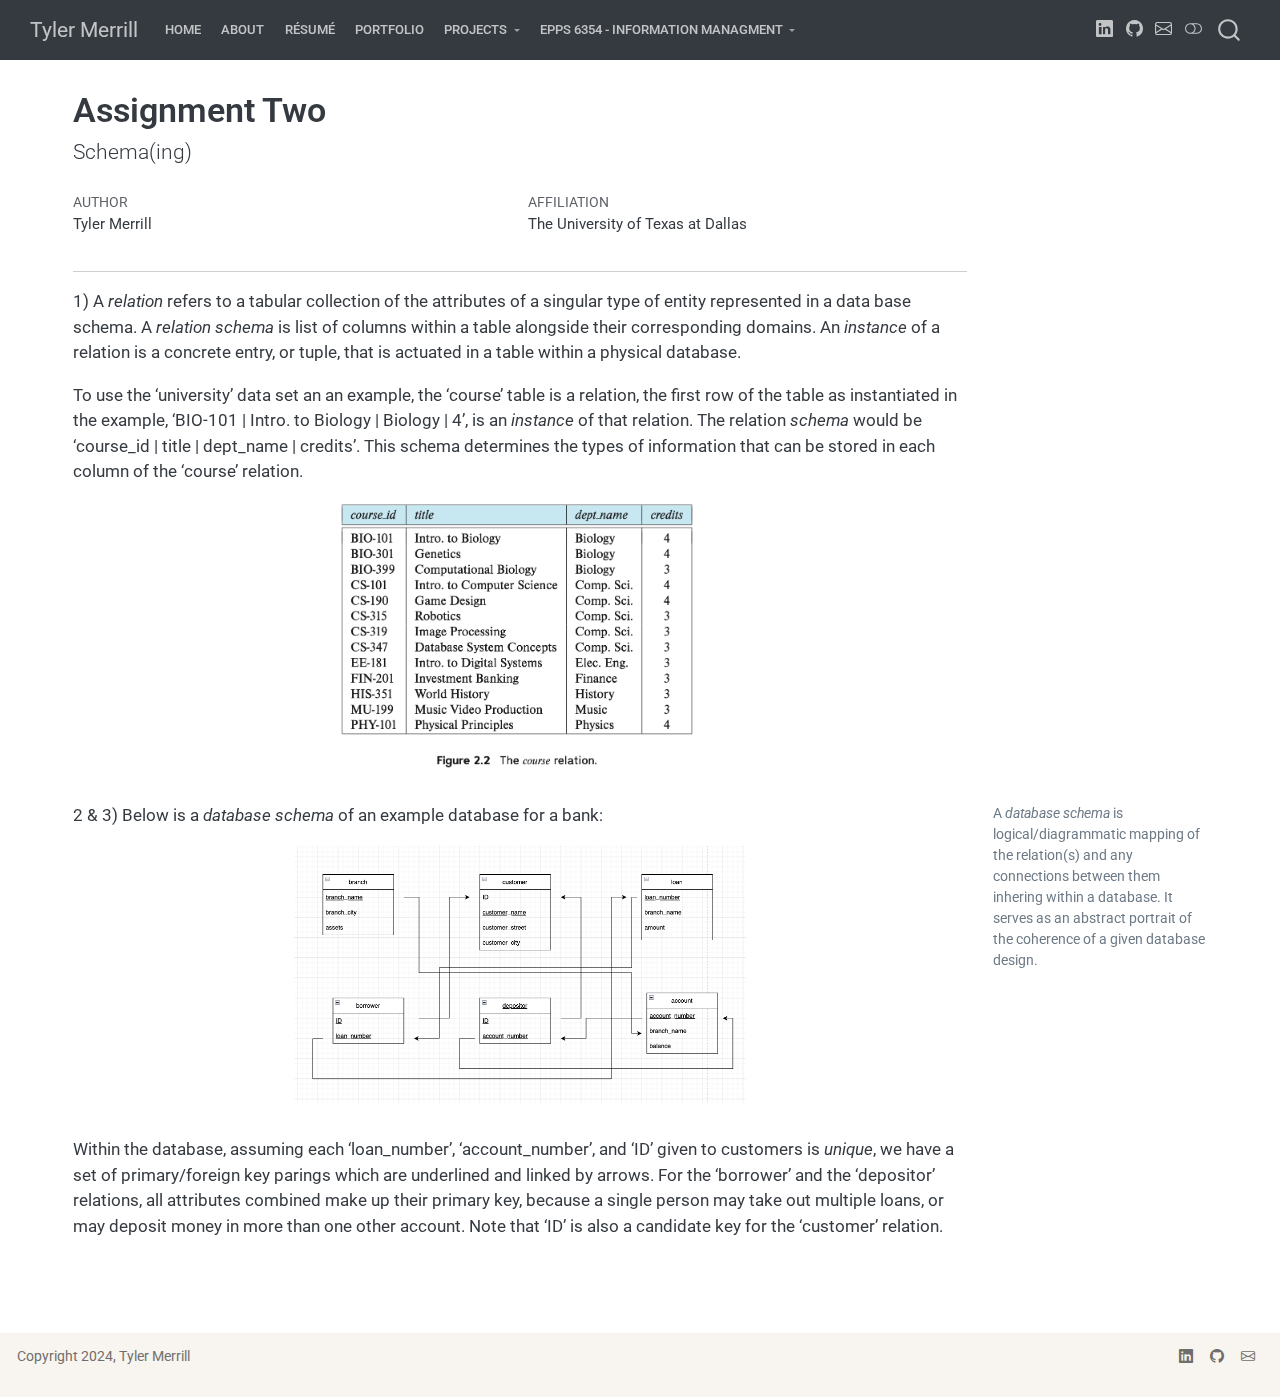
<file: Ansg_2_6354.html>
<!DOCTYPE html>
<html xmlns="http://www.w3.org/1999/xhtml" lang="en" xml:lang="en"><head>

<meta charset="utf-8">
<meta name="generator" content="quarto-1.5.57">

<meta name="viewport" content="width=device-width, initial-scale=1.0, user-scalable=yes">

<meta name="author" content="Tyler Merrill">

<title>Assignment Two – Tyler Merrill</title>
<style>
code{white-space: pre-wrap;}
span.smallcaps{font-variant: small-caps;}
div.columns{display: flex; gap: min(4vw, 1.5em);}
div.column{flex: auto; overflow-x: auto;}
div.hanging-indent{margin-left: 1.5em; text-indent: -1.5em;}
ul.task-list{list-style: none;}
ul.task-list li input[type="checkbox"] {
  width: 0.8em;
  margin: 0 0.8em 0.2em -1em; /* quarto-specific, see https://github.com/quarto-dev/quarto-cli/issues/4556 */ 
  vertical-align: middle;
}
</style>


<script src="site_libs/quarto-nav/quarto-nav.js"></script>
<script src="site_libs/quarto-nav/headroom.min.js"></script>
<script src="site_libs/clipboard/clipboard.min.js"></script>
<script src="site_libs/quarto-search/autocomplete.umd.js"></script>
<script src="site_libs/quarto-search/fuse.min.js"></script>
<script src="site_libs/quarto-search/quarto-search.js"></script>
<meta name="quarto:offset" content="./">
<link href="./scirate.png" rel="icon" type="image/png">
<script src="site_libs/quarto-html/quarto.js"></script>
<script src="site_libs/quarto-html/popper.min.js"></script>
<script src="site_libs/quarto-html/tippy.umd.min.js"></script>
<script src="site_libs/quarto-html/anchor.min.js"></script>
<link href="site_libs/quarto-html/tippy.css" rel="stylesheet">
<link href="site_libs/quarto-html/quarto-syntax-highlighting.css" rel="stylesheet" class="quarto-color-scheme" id="quarto-text-highlighting-styles">
<link href="site_libs/quarto-html/quarto-syntax-highlighting-dark.css" rel="prefetch" class="quarto-color-scheme quarto-color-alternate" id="quarto-text-highlighting-styles">
<script src="site_libs/bootstrap/bootstrap.min.js"></script>
<link href="site_libs/bootstrap/bootstrap-icons.css" rel="stylesheet">
<link href="site_libs/bootstrap/bootstrap.min.css" rel="stylesheet" class="quarto-color-scheme" id="quarto-bootstrap" data-mode="light">
<link href="site_libs/bootstrap/bootstrap-dark.min.css" rel="prefetch" class="quarto-color-scheme quarto-color-alternate" id="quarto-bootstrap" data-mode="light">
<script id="quarto-search-options" type="application/json">{
  "location": "navbar",
  "copy-button": false,
  "collapse-after": 3,
  "panel-placement": "end",
  "type": "overlay",
  "limit": 50,
  "keyboard-shortcut": [
    "f",
    "/",
    "s"
  ],
  "show-item-context": false,
  "language": {
    "search-no-results-text": "No results",
    "search-matching-documents-text": "matching documents",
    "search-copy-link-title": "Copy link to search",
    "search-hide-matches-text": "Hide additional matches",
    "search-more-match-text": "more match in this document",
    "search-more-matches-text": "more matches in this document",
    "search-clear-button-title": "Clear",
    "search-text-placeholder": "",
    "search-detached-cancel-button-title": "Cancel",
    "search-submit-button-title": "Submit",
    "search-label": "Search"
  }
}</script>


<link rel="stylesheet" href="styles.css">
</head>

<body class="nav-fixed">

<div id="quarto-search-results"></div>
  <header id="quarto-header" class="headroom fixed-top">
    <nav class="navbar navbar-expand-lg " data-bs-theme="dark">
      <div class="navbar-container container-fluid">
      <div class="navbar-brand-container mx-auto">
    <a class="navbar-brand" href="./index.html">
    <span class="navbar-title">Tyler Merrill</span>
    </a>
  </div>
            <div id="quarto-search" class="" title="Search"></div>
          <button class="navbar-toggler" type="button" data-bs-toggle="collapse" data-bs-target="#navbarCollapse" aria-controls="navbarCollapse" role="menu" aria-expanded="false" aria-label="Toggle navigation" onclick="if (window.quartoToggleHeadroom) { window.quartoToggleHeadroom(); }">
  <span class="navbar-toggler-icon"></span>
</button>
          <div class="collapse navbar-collapse" id="navbarCollapse">
            <ul class="navbar-nav navbar-nav-scroll me-auto">
  <li class="nav-item">
    <a class="nav-link" href="./index.html"> 
<span class="menu-text">Home</span></a>
  </li>  
  <li class="nav-item">
    <a class="nav-link" href="./about.html"> 
<span class="menu-text">About</span></a>
  </li>  
  <li class="nav-item">
    <a class="nav-link" href="./Tyler M - Résumé.pdf"> 
<span class="menu-text">Résumé</span></a>
  </li>  
  <li class="nav-item">
    <a class="nav-link" href="./research.html"> 
<span class="menu-text">Portfolio</span></a>
  </li>  
  <li class="nav-item dropdown ">
    <a class="nav-link dropdown-toggle" href="#" id="nav-menu-projects" role="link" data-bs-toggle="dropdown" aria-expanded="false">
 <span class="menu-text">Projects</span>
    </a>
    <ul class="dropdown-menu" aria-labelledby="nav-menu-projects">    
        <li>
    <a class="dropdown-item" href="./merrill_proposal.pdf">
 <span class="dropdown-text">EPPS 6354 - Project Proposal</span></a>
  </li>  
        <li>
    <a class="dropdown-item" href="./proj_prop.pdf">
 <span class="dropdown-text">EPPS 6354 - Project Proposal Presentation</span></a>
  </li>  
    </ul>
  </li>
  <li class="nav-item dropdown ">
    <a class="nav-link dropdown-toggle" href="#" id="nav-menu-epps-6354---information-managment" role="link" data-bs-toggle="dropdown" aria-expanded="false">
 <span class="menu-text">EPPS 6354 - Information Managment</span>
    </a>
    <ul class="dropdown-menu" aria-labelledby="nav-menu-epps-6354---information-managment">    
        <li>
    <a class="dropdown-item" href="./Ansg_1_6354.html">
 <span class="dropdown-text">Assignment One</span></a>
  </li>  
        <li>
    <a class="dropdown-item" href="./Ansg_2_6354.html">
 <span class="dropdown-text">Assignment Two</span></a>
  </li>  
        <li>
    <a class="dropdown-item" href="./Ansg_3_6354.html">
 <span class="dropdown-text">Assignment Three</span></a>
  </li>  
        <li>
    <a class="dropdown-item" href="./Ansg_4_6354.html">
 <span class="dropdown-text">Assignment Four</span></a>
  </li>  
        <li>
    <a class="dropdown-item" href="./Ansg_5_6354.html">
 <span class="dropdown-text">Assignment Five</span></a>
  </li>  
        <li>
    <a class="dropdown-item" href="./Ansg_6_6354.html">
 <span class="dropdown-text">Assignment Six</span></a>
  </li>  
    </ul>
  </li>
</ul>
          </div> <!-- /navcollapse -->
            <div class="quarto-navbar-tools tools-wide">
    <a href="https://www.linkedin.com/in/tylermpro/" title="" class="quarto-navigation-tool px-1" aria-label=""><i class="bi bi-linkedin"></i></a>
    <a href="https://github.com/tylermerrill/tylermerrill.github.io" title="" class="quarto-navigation-tool px-1" aria-label=""><i class="bi bi-github"></i></a>
    <a href="mailto:Tyler.Merrill@UTDallas.edu" title="" class="quarto-navigation-tool px-1" aria-label=""><i class="bi bi-envelope"></i></a>
  <a href="" class="quarto-color-scheme-toggle quarto-navigation-tool  px-1" onclick="window.quartoToggleColorScheme(); return false;" title="Toggle dark mode"><i class="bi"></i></a>
</div>
      </div> <!-- /container-fluid -->
    </nav>
</header>
<!-- content -->
<div id="quarto-content" class="quarto-container page-columns page-rows-contents page-layout-full page-navbar">
<!-- sidebar -->
<!-- margin-sidebar -->
    <div id="quarto-margin-sidebar" class="sidebar margin-sidebar zindex-bottom">
        
    </div>
<!-- main -->
<main class="content page-columns page-full column-page-left" id="quarto-document-content">

<header id="title-block-header" class="quarto-title-block default">
<div class="quarto-title">
<h1 class="title">Assignment Two</h1>
<p class="subtitle lead">Schema(ing)</p>
</div>


<div class="quarto-title-meta-author column-page-left">
  <div class="quarto-title-meta-heading">Author</div>
  <div class="quarto-title-meta-heading">Affiliation</div>
  
    <div class="quarto-title-meta-contents">
    <p class="author">Tyler Merrill </p>
  </div>
  <div class="quarto-title-meta-contents">
        <p class="affiliation">
            The University of Texas at Dallas
          </p>
      </div>
  </div>

<div class="quarto-title-meta column-page-left">

      
  
    
  </div>
  


</header>


<hr>
<p>1) A <em>relation</em> refers to a tabular collection of the attributes of a singular type of entity represented in a data base schema. A <em>relation schema</em> is list of columns within a table alongside their corresponding domains. An <em>instance</em> of a relation is a concrete entry, or tuple, that is actuated in a table within a physical database.</p>
<p>To use the ‘university’ data set an an example, the ‘course’ table is a relation, the first row of the table as instantiated in the example, ‘BIO-101 | Intro. to Biology | Biology | 4’, is an <em>instance</em> of that relation. The relation <em>schema</em> would be ‘course_id | title | dept_name | credits’. This schema determines the types of information that can be stored in each column of the ‘course’ relation.</p>
<div class="quarto-figure quarto-figure-center">
<figure class="figure">
<p><img src="images/21.png" class="img-fluid quarto-figure quarto-figure-center figure-img" width="367"></p>
</figure>
</div>
<p>2 &amp; 3) Below is a <em>database schema</em> of an example database for a bank:</p>

<div class="no-row-height column-margin column-container"><div class="">
<p>A <em>database schema</em> is logical/diagrammatic mapping of the relation(s) and any connections between them inhering within a database. It serves as an abstract portrait of the coherence of a given database design.</p>
</div></div><div class="quarto-figure quarto-figure-center">
<figure class="figure">
<p><img src="images/22.png" class="img-fluid quarto-figure quarto-figure-center figure-img" width="452"></p>
</figure>
</div>
<p>Within the database, assuming each ‘loan_number’, ‘account_number’, and ‘ID’ given to customers is <em>unique</em>, we have a set of primary/foreign key parings which are underlined and linked by arrows. For the ‘borrower’ and the ‘depositor’ relations, all attributes combined make up their primary key, because a single person may take out multiple loans, or may deposit money in more than one other account. Note that ‘ID’ is also a candidate key for the ‘customer’ relation.</p>



</main> <!-- /main -->
<script id="quarto-html-after-body" type="application/javascript">
window.document.addEventListener("DOMContentLoaded", function (event) {
  const toggleBodyColorMode = (bsSheetEl) => {
    const mode = bsSheetEl.getAttribute("data-mode");
    const bodyEl = window.document.querySelector("body");
    if (mode === "dark") {
      bodyEl.classList.add("quarto-dark");
      bodyEl.classList.remove("quarto-light");
    } else {
      bodyEl.classList.add("quarto-light");
      bodyEl.classList.remove("quarto-dark");
    }
  }
  const toggleBodyColorPrimary = () => {
    const bsSheetEl = window.document.querySelector("link#quarto-bootstrap");
    if (bsSheetEl) {
      toggleBodyColorMode(bsSheetEl);
    }
  }
  toggleBodyColorPrimary();  
  const disableStylesheet = (stylesheets) => {
    for (let i=0; i < stylesheets.length; i++) {
      const stylesheet = stylesheets[i];
      stylesheet.rel = 'prefetch';
    }
  }
  const enableStylesheet = (stylesheets) => {
    for (let i=0; i < stylesheets.length; i++) {
      const stylesheet = stylesheets[i];
      stylesheet.rel = 'stylesheet';
    }
  }
  const manageTransitions = (selector, allowTransitions) => {
    const els = window.document.querySelectorAll(selector);
    for (let i=0; i < els.length; i++) {
      const el = els[i];
      if (allowTransitions) {
        el.classList.remove('notransition');
      } else {
        el.classList.add('notransition');
      }
    }
  }
  const toggleGiscusIfUsed = (isAlternate, darkModeDefault) => {
    const baseTheme = document.querySelector('#giscus-base-theme')?.value ?? 'light';
    const alternateTheme = document.querySelector('#giscus-alt-theme')?.value ?? 'dark';
    let newTheme = '';
    if(darkModeDefault) {
      newTheme = isAlternate ? baseTheme : alternateTheme;
    } else {
      newTheme = isAlternate ? alternateTheme : baseTheme;
    }
    const changeGiscusTheme = () => {
      // From: https://github.com/giscus/giscus/issues/336
      const sendMessage = (message) => {
        const iframe = document.querySelector('iframe.giscus-frame');
        if (!iframe) return;
        iframe.contentWindow.postMessage({ giscus: message }, 'https://giscus.app');
      }
      sendMessage({
        setConfig: {
          theme: newTheme
        }
      });
    }
    const isGiscussLoaded = window.document.querySelector('iframe.giscus-frame') !== null;
    if (isGiscussLoaded) {
      changeGiscusTheme();
    }
  }
  const toggleColorMode = (alternate) => {
    // Switch the stylesheets
    const alternateStylesheets = window.document.querySelectorAll('link.quarto-color-scheme.quarto-color-alternate');
    manageTransitions('#quarto-margin-sidebar .nav-link', false);
    if (alternate) {
      enableStylesheet(alternateStylesheets);
      for (const sheetNode of alternateStylesheets) {
        if (sheetNode.id === "quarto-bootstrap") {
          toggleBodyColorMode(sheetNode);
        }
      }
    } else {
      disableStylesheet(alternateStylesheets);
      toggleBodyColorPrimary();
    }
    manageTransitions('#quarto-margin-sidebar .nav-link', true);
    // Switch the toggles
    const toggles = window.document.querySelectorAll('.quarto-color-scheme-toggle');
    for (let i=0; i < toggles.length; i++) {
      const toggle = toggles[i];
      if (toggle) {
        if (alternate) {
          toggle.classList.add("alternate");     
        } else {
          toggle.classList.remove("alternate");
        }
      }
    }
    // Hack to workaround the fact that safari doesn't
    // properly recolor the scrollbar when toggling (#1455)
    if (navigator.userAgent.indexOf('Safari') > 0 && navigator.userAgent.indexOf('Chrome') == -1) {
      manageTransitions("body", false);
      window.scrollTo(0, 1);
      setTimeout(() => {
        window.scrollTo(0, 0);
        manageTransitions("body", true);
      }, 40);  
    }
  }
  const isFileUrl = () => { 
    return window.location.protocol === 'file:';
  }
  const hasAlternateSentinel = () => {  
    let styleSentinel = getColorSchemeSentinel();
    if (styleSentinel !== null) {
      return styleSentinel === "alternate";
    } else {
      return false;
    }
  }
  const setStyleSentinel = (alternate) => {
    const value = alternate ? "alternate" : "default";
    if (!isFileUrl()) {
      window.localStorage.setItem("quarto-color-scheme", value);
    } else {
      localAlternateSentinel = value;
    }
  }
  const getColorSchemeSentinel = () => {
    if (!isFileUrl()) {
      const storageValue = window.localStorage.getItem("quarto-color-scheme");
      return storageValue != null ? storageValue : localAlternateSentinel;
    } else {
      return localAlternateSentinel;
    }
  }
  const darkModeDefault = false;
  let localAlternateSentinel = darkModeDefault ? 'alternate' : 'default';
  // Dark / light mode switch
  window.quartoToggleColorScheme = () => {
    // Read the current dark / light value 
    let toAlternate = !hasAlternateSentinel();
    toggleColorMode(toAlternate);
    setStyleSentinel(toAlternate);
    toggleGiscusIfUsed(toAlternate, darkModeDefault);
  };
  // Ensure there is a toggle, if there isn't float one in the top right
  if (window.document.querySelector('.quarto-color-scheme-toggle') === null) {
    const a = window.document.createElement('a');
    a.classList.add('top-right');
    a.classList.add('quarto-color-scheme-toggle');
    a.href = "";
    a.onclick = function() { try { window.quartoToggleColorScheme(); } catch {} return false; };
    const i = window.document.createElement("i");
    i.classList.add('bi');
    a.appendChild(i);
    window.document.body.appendChild(a);
  }
  // Switch to dark mode if need be
  if (hasAlternateSentinel()) {
    toggleColorMode(true);
  } else {
    toggleColorMode(false);
  }
  const icon = "";
  const anchorJS = new window.AnchorJS();
  anchorJS.options = {
    placement: 'right',
    icon: icon
  };
  anchorJS.add('.anchored');
  const isCodeAnnotation = (el) => {
    for (const clz of el.classList) {
      if (clz.startsWith('code-annotation-')) {                     
        return true;
      }
    }
    return false;
  }
  const onCopySuccess = function(e) {
    // button target
    const button = e.trigger;
    // don't keep focus
    button.blur();
    // flash "checked"
    button.classList.add('code-copy-button-checked');
    var currentTitle = button.getAttribute("title");
    button.setAttribute("title", "Copied!");
    let tooltip;
    if (window.bootstrap) {
      button.setAttribute("data-bs-toggle", "tooltip");
      button.setAttribute("data-bs-placement", "left");
      button.setAttribute("data-bs-title", "Copied!");
      tooltip = new bootstrap.Tooltip(button, 
        { trigger: "manual", 
          customClass: "code-copy-button-tooltip",
          offset: [0, -8]});
      tooltip.show();    
    }
    setTimeout(function() {
      if (tooltip) {
        tooltip.hide();
        button.removeAttribute("data-bs-title");
        button.removeAttribute("data-bs-toggle");
        button.removeAttribute("data-bs-placement");
      }
      button.setAttribute("title", currentTitle);
      button.classList.remove('code-copy-button-checked');
    }, 1000);
    // clear code selection
    e.clearSelection();
  }
  const getTextToCopy = function(trigger) {
      const codeEl = trigger.previousElementSibling.cloneNode(true);
      for (const childEl of codeEl.children) {
        if (isCodeAnnotation(childEl)) {
          childEl.remove();
        }
      }
      return codeEl.innerText;
  }
  const clipboard = new window.ClipboardJS('.code-copy-button:not([data-in-quarto-modal])', {
    text: getTextToCopy
  });
  clipboard.on('success', onCopySuccess);
  if (window.document.getElementById('quarto-embedded-source-code-modal')) {
    // For code content inside modals, clipBoardJS needs to be initialized with a container option
    // TODO: Check when it could be a function (https://github.com/zenorocha/clipboard.js/issues/860)
    const clipboardModal = new window.ClipboardJS('.code-copy-button[data-in-quarto-modal]', {
      text: getTextToCopy,
      container: window.document.getElementById('quarto-embedded-source-code-modal')
    });
    clipboardModal.on('success', onCopySuccess);
  }
    var localhostRegex = new RegExp(/^(?:http|https):\/\/localhost\:?[0-9]*\//);
    var mailtoRegex = new RegExp(/^mailto:/);
      var filterRegex = new RegExp('/' + window.location.host + '/');
    var isInternal = (href) => {
        return filterRegex.test(href) || localhostRegex.test(href) || mailtoRegex.test(href);
    }
    // Inspect non-navigation links and adorn them if external
 	var links = window.document.querySelectorAll('a[href]:not(.nav-link):not(.navbar-brand):not(.toc-action):not(.sidebar-link):not(.sidebar-item-toggle):not(.pagination-link):not(.no-external):not([aria-hidden]):not(.dropdown-item):not(.quarto-navigation-tool):not(.about-link)');
    for (var i=0; i<links.length; i++) {
      const link = links[i];
      if (!isInternal(link.href)) {
        // undo the damage that might have been done by quarto-nav.js in the case of
        // links that we want to consider external
        if (link.dataset.originalHref !== undefined) {
          link.href = link.dataset.originalHref;
        }
      }
    }
  function tippyHover(el, contentFn, onTriggerFn, onUntriggerFn) {
    const config = {
      allowHTML: true,
      maxWidth: 500,
      delay: 100,
      arrow: false,
      appendTo: function(el) {
          return el.parentElement;
      },
      interactive: true,
      interactiveBorder: 10,
      theme: 'quarto',
      placement: 'bottom-start',
    };
    if (contentFn) {
      config.content = contentFn;
    }
    if (onTriggerFn) {
      config.onTrigger = onTriggerFn;
    }
    if (onUntriggerFn) {
      config.onUntrigger = onUntriggerFn;
    }
    window.tippy(el, config); 
  }
  const noterefs = window.document.querySelectorAll('a[role="doc-noteref"]');
  for (var i=0; i<noterefs.length; i++) {
    const ref = noterefs[i];
    tippyHover(ref, function() {
      // use id or data attribute instead here
      let href = ref.getAttribute('data-footnote-href') || ref.getAttribute('href');
      try { href = new URL(href).hash; } catch {}
      const id = href.replace(/^#\/?/, "");
      const note = window.document.getElementById(id);
      if (note) {
        return note.innerHTML;
      } else {
        return "";
      }
    });
  }
  const xrefs = window.document.querySelectorAll('a.quarto-xref');
  const processXRef = (id, note) => {
    // Strip column container classes
    const stripColumnClz = (el) => {
      el.classList.remove("page-full", "page-columns");
      if (el.children) {
        for (const child of el.children) {
          stripColumnClz(child);
        }
      }
    }
    stripColumnClz(note)
    if (id === null || id.startsWith('sec-')) {
      // Special case sections, only their first couple elements
      const container = document.createElement("div");
      if (note.children && note.children.length > 2) {
        container.appendChild(note.children[0].cloneNode(true));
        for (let i = 1; i < note.children.length; i++) {
          const child = note.children[i];
          if (child.tagName === "P" && child.innerText === "") {
            continue;
          } else {
            container.appendChild(child.cloneNode(true));
            break;
          }
        }
        if (window.Quarto?.typesetMath) {
          window.Quarto.typesetMath(container);
        }
        return container.innerHTML
      } else {
        if (window.Quarto?.typesetMath) {
          window.Quarto.typesetMath(note);
        }
        return note.innerHTML;
      }
    } else {
      // Remove any anchor links if they are present
      const anchorLink = note.querySelector('a.anchorjs-link');
      if (anchorLink) {
        anchorLink.remove();
      }
      if (window.Quarto?.typesetMath) {
        window.Quarto.typesetMath(note);
      }
      // TODO in 1.5, we should make sure this works without a callout special case
      if (note.classList.contains("callout")) {
        return note.outerHTML;
      } else {
        return note.innerHTML;
      }
    }
  }
  for (var i=0; i<xrefs.length; i++) {
    const xref = xrefs[i];
    tippyHover(xref, undefined, function(instance) {
      instance.disable();
      let url = xref.getAttribute('href');
      let hash = undefined; 
      if (url.startsWith('#')) {
        hash = url;
      } else {
        try { hash = new URL(url).hash; } catch {}
      }
      if (hash) {
        const id = hash.replace(/^#\/?/, "");
        const note = window.document.getElementById(id);
        if (note !== null) {
          try {
            const html = processXRef(id, note.cloneNode(true));
            instance.setContent(html);
          } finally {
            instance.enable();
            instance.show();
          }
        } else {
          // See if we can fetch this
          fetch(url.split('#')[0])
          .then(res => res.text())
          .then(html => {
            const parser = new DOMParser();
            const htmlDoc = parser.parseFromString(html, "text/html");
            const note = htmlDoc.getElementById(id);
            if (note !== null) {
              const html = processXRef(id, note);
              instance.setContent(html);
            } 
          }).finally(() => {
            instance.enable();
            instance.show();
          });
        }
      } else {
        // See if we can fetch a full url (with no hash to target)
        // This is a special case and we should probably do some content thinning / targeting
        fetch(url)
        .then(res => res.text())
        .then(html => {
          const parser = new DOMParser();
          const htmlDoc = parser.parseFromString(html, "text/html");
          const note = htmlDoc.querySelector('main.content');
          if (note !== null) {
            // This should only happen for chapter cross references
            // (since there is no id in the URL)
            // remove the first header
            if (note.children.length > 0 && note.children[0].tagName === "HEADER") {
              note.children[0].remove();
            }
            const html = processXRef(null, note);
            instance.setContent(html);
          } 
        }).finally(() => {
          instance.enable();
          instance.show();
        });
      }
    }, function(instance) {
    });
  }
      let selectedAnnoteEl;
      const selectorForAnnotation = ( cell, annotation) => {
        let cellAttr = 'data-code-cell="' + cell + '"';
        let lineAttr = 'data-code-annotation="' +  annotation + '"';
        const selector = 'span[' + cellAttr + '][' + lineAttr + ']';
        return selector;
      }
      const selectCodeLines = (annoteEl) => {
        const doc = window.document;
        const targetCell = annoteEl.getAttribute("data-target-cell");
        const targetAnnotation = annoteEl.getAttribute("data-target-annotation");
        const annoteSpan = window.document.querySelector(selectorForAnnotation(targetCell, targetAnnotation));
        const lines = annoteSpan.getAttribute("data-code-lines").split(",");
        const lineIds = lines.map((line) => {
          return targetCell + "-" + line;
        })
        let top = null;
        let height = null;
        let parent = null;
        if (lineIds.length > 0) {
            //compute the position of the single el (top and bottom and make a div)
            const el = window.document.getElementById(lineIds[0]);
            top = el.offsetTop;
            height = el.offsetHeight;
            parent = el.parentElement.parentElement;
          if (lineIds.length > 1) {
            const lastEl = window.document.getElementById(lineIds[lineIds.length - 1]);
            const bottom = lastEl.offsetTop + lastEl.offsetHeight;
            height = bottom - top;
          }
          if (top !== null && height !== null && parent !== null) {
            // cook up a div (if necessary) and position it 
            let div = window.document.getElementById("code-annotation-line-highlight");
            if (div === null) {
              div = window.document.createElement("div");
              div.setAttribute("id", "code-annotation-line-highlight");
              div.style.position = 'absolute';
              parent.appendChild(div);
            }
            div.style.top = top - 2 + "px";
            div.style.height = height + 4 + "px";
            div.style.left = 0;
            let gutterDiv = window.document.getElementById("code-annotation-line-highlight-gutter");
            if (gutterDiv === null) {
              gutterDiv = window.document.createElement("div");
              gutterDiv.setAttribute("id", "code-annotation-line-highlight-gutter");
              gutterDiv.style.position = 'absolute';
              const codeCell = window.document.getElementById(targetCell);
              const gutter = codeCell.querySelector('.code-annotation-gutter');
              gutter.appendChild(gutterDiv);
            }
            gutterDiv.style.top = top - 2 + "px";
            gutterDiv.style.height = height + 4 + "px";
          }
          selectedAnnoteEl = annoteEl;
        }
      };
      const unselectCodeLines = () => {
        const elementsIds = ["code-annotation-line-highlight", "code-annotation-line-highlight-gutter"];
        elementsIds.forEach((elId) => {
          const div = window.document.getElementById(elId);
          if (div) {
            div.remove();
          }
        });
        selectedAnnoteEl = undefined;
      };
        // Handle positioning of the toggle
    window.addEventListener(
      "resize",
      throttle(() => {
        elRect = undefined;
        if (selectedAnnoteEl) {
          selectCodeLines(selectedAnnoteEl);
        }
      }, 10)
    );
    function throttle(fn, ms) {
    let throttle = false;
    let timer;
      return (...args) => {
        if(!throttle) { // first call gets through
            fn.apply(this, args);
            throttle = true;
        } else { // all the others get throttled
            if(timer) clearTimeout(timer); // cancel #2
            timer = setTimeout(() => {
              fn.apply(this, args);
              timer = throttle = false;
            }, ms);
        }
      };
    }
      // Attach click handler to the DT
      const annoteDls = window.document.querySelectorAll('dt[data-target-cell]');
      for (const annoteDlNode of annoteDls) {
        annoteDlNode.addEventListener('click', (event) => {
          const clickedEl = event.target;
          if (clickedEl !== selectedAnnoteEl) {
            unselectCodeLines();
            const activeEl = window.document.querySelector('dt[data-target-cell].code-annotation-active');
            if (activeEl) {
              activeEl.classList.remove('code-annotation-active');
            }
            selectCodeLines(clickedEl);
            clickedEl.classList.add('code-annotation-active');
          } else {
            // Unselect the line
            unselectCodeLines();
            clickedEl.classList.remove('code-annotation-active');
          }
        });
      }
  const findCites = (el) => {
    const parentEl = el.parentElement;
    if (parentEl) {
      const cites = parentEl.dataset.cites;
      if (cites) {
        return {
          el,
          cites: cites.split(' ')
        };
      } else {
        return findCites(el.parentElement)
      }
    } else {
      return undefined;
    }
  };
  var bibliorefs = window.document.querySelectorAll('a[role="doc-biblioref"]');
  for (var i=0; i<bibliorefs.length; i++) {
    const ref = bibliorefs[i];
    const citeInfo = findCites(ref);
    if (citeInfo) {
      tippyHover(citeInfo.el, function() {
        var popup = window.document.createElement('div');
        citeInfo.cites.forEach(function(cite) {
          var citeDiv = window.document.createElement('div');
          citeDiv.classList.add('hanging-indent');
          citeDiv.classList.add('csl-entry');
          var biblioDiv = window.document.getElementById('ref-' + cite);
          if (biblioDiv) {
            citeDiv.innerHTML = biblioDiv.innerHTML;
          }
          popup.appendChild(citeDiv);
        });
        return popup.innerHTML;
      });
    }
  }
});
</script>
</div> <!-- /content -->
<footer class="footer">
  <div class="nav-footer">
    <div class="nav-footer-left">
      <ul class="footer-items list-unstyled">
    <li class="nav-item">
 Copyright 2024, Tyler Merrill
  </li>  
</ul>
    </div>   
    <div class="nav-footer-center">
      &nbsp;
    </div>
    <div class="nav-footer-right">
      <ul class="footer-items list-unstyled">
    <li class="nav-item compact">
    <a class="nav-link" href="https://www.linkedin.com/in/tylermpro/">
      <i class="bi bi-linkedin" role="img">
</i> 
    </a>
  </li>  
    <li class="nav-item compact">
    <a class="nav-link" href="https://github.com/tylermerrill/tylermerrill.github.io">
      <i class="bi bi-github" role="img">
</i> 
    </a>
  </li>  
    <li class="nav-item compact">
    <a class="nav-link" href="mailto:Tyler.Merrill@UTDallas.edu">
      <i class="bi bi-envelope" role="img">
</i> 
    </a>
  </li>  
</ul>
    </div>
  </div>
</footer>




</body></html>
</file>
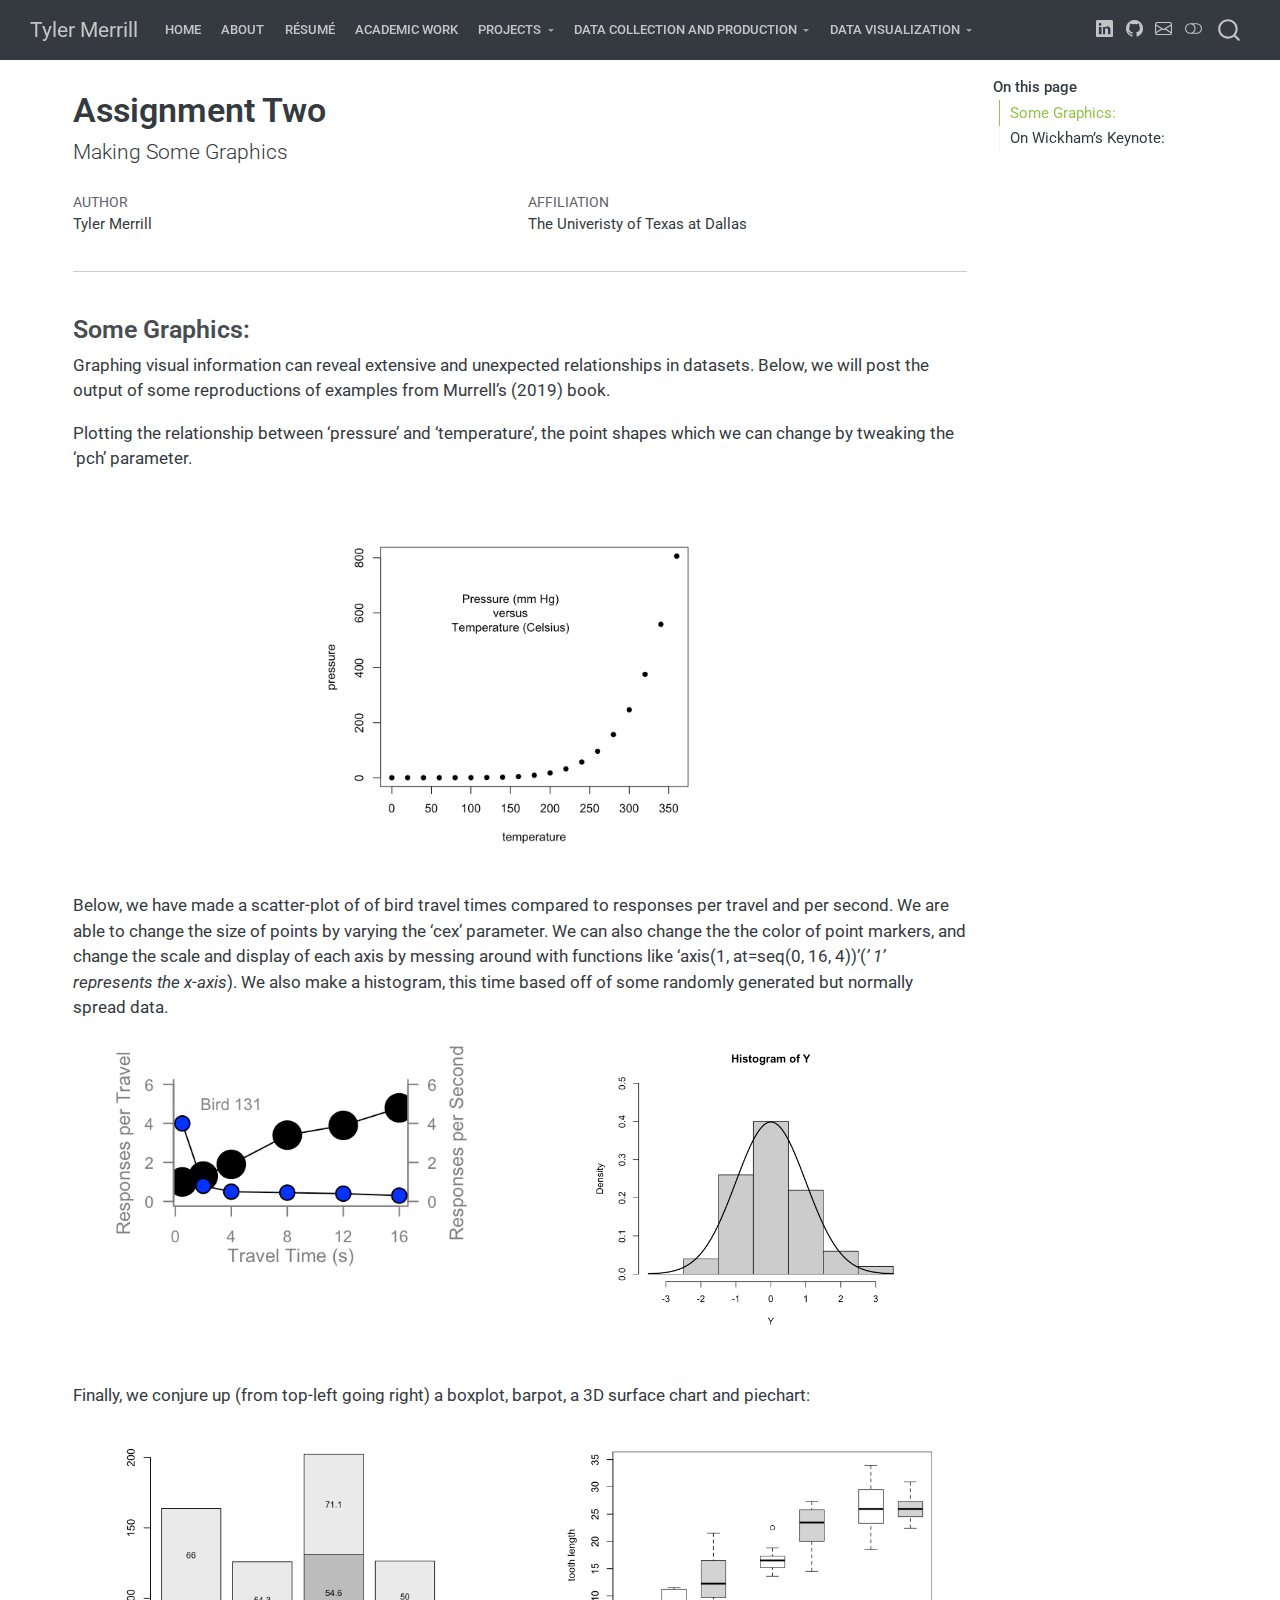
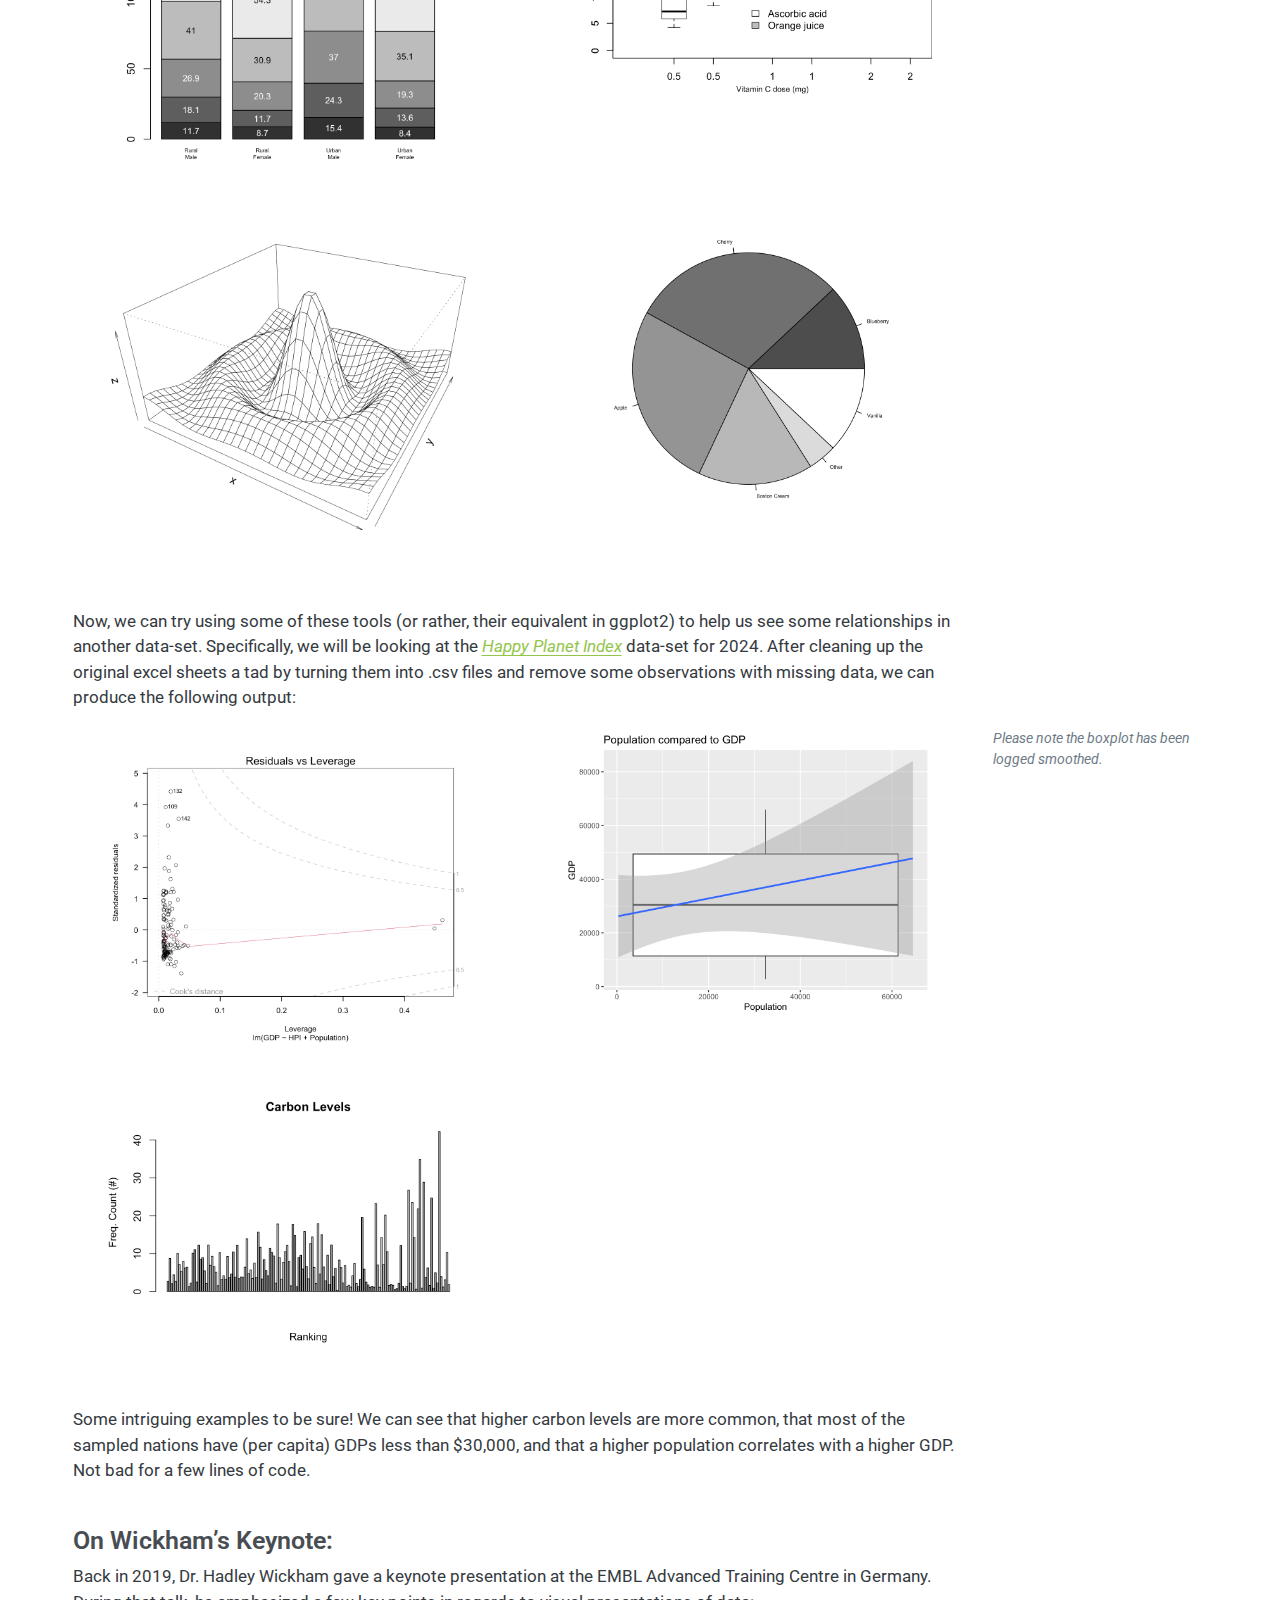
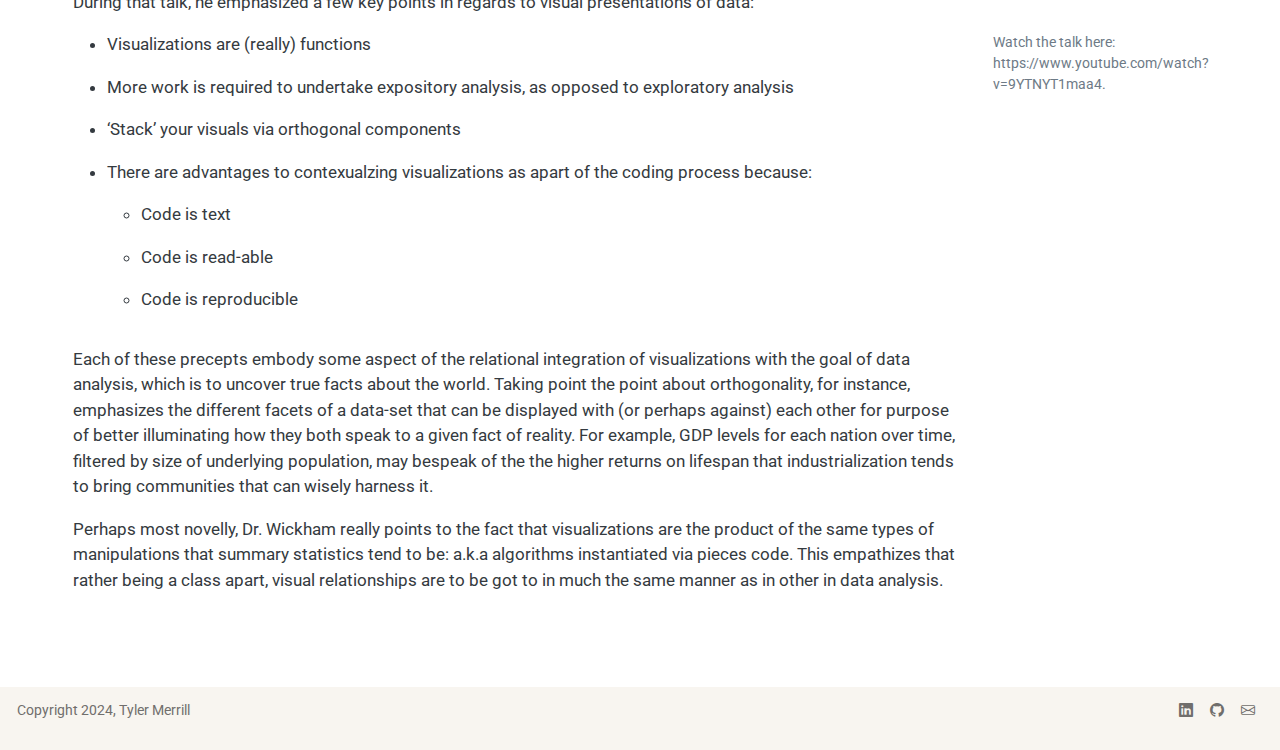
<file: Ansg_2_6356.html>
<!DOCTYPE html>
<html xmlns="http://www.w3.org/1999/xhtml" lang="en" xml:lang="en"><head>

<meta charset="utf-8">
<meta name="generator" content="quarto-1.4.555">

<meta name="viewport" content="width=device-width, initial-scale=1.0, user-scalable=yes">

<meta name="author" content="Tyler Merrill">

<title>Tyler Merrill - Assignment Two</title>
<style>
code{white-space: pre-wrap;}
span.smallcaps{font-variant: small-caps;}
div.columns{display: flex; gap: min(4vw, 1.5em);}
div.column{flex: auto; overflow-x: auto;}
div.hanging-indent{margin-left: 1.5em; text-indent: -1.5em;}
ul.task-list{list-style: none;}
ul.task-list li input[type="checkbox"] {
  width: 0.8em;
  margin: 0 0.8em 0.2em -1em; /* quarto-specific, see https://github.com/quarto-dev/quarto-cli/issues/4556 */ 
  vertical-align: middle;
}
</style>


<script src="site_libs/quarto-nav/quarto-nav.js"></script>
<script src="site_libs/quarto-nav/headroom.min.js"></script>
<script src="site_libs/clipboard/clipboard.min.js"></script>
<script src="site_libs/quarto-search/autocomplete.umd.js"></script>
<script src="site_libs/quarto-search/fuse.min.js"></script>
<script src="site_libs/quarto-search/quarto-search.js"></script>
<meta name="quarto:offset" content="./">
<link href="./gruk.png" rel="icon" type="image/png">
<script src="site_libs/quarto-html/quarto.js"></script>
<script src="site_libs/quarto-html/popper.min.js"></script>
<script src="site_libs/quarto-html/tippy.umd.min.js"></script>
<script src="site_libs/quarto-html/anchor.min.js"></script>
<link href="site_libs/quarto-html/tippy.css" rel="stylesheet">
<link href="site_libs/quarto-html/quarto-syntax-highlighting.css" rel="stylesheet" class="quarto-color-scheme" id="quarto-text-highlighting-styles">
<link href="site_libs/quarto-html/quarto-syntax-highlighting-dark.css" rel="prefetch" class="quarto-color-scheme quarto-color-alternate" id="quarto-text-highlighting-styles">
<script src="site_libs/bootstrap/bootstrap.min.js"></script>
<link href="site_libs/bootstrap/bootstrap-icons.css" rel="stylesheet">
<link href="site_libs/bootstrap/bootstrap.min.css" rel="stylesheet" class="quarto-color-scheme" id="quarto-bootstrap" data-mode="light">
<link href="site_libs/bootstrap/bootstrap-dark.min.css" rel="prefetch" class="quarto-color-scheme quarto-color-alternate" id="quarto-bootstrap" data-mode="light">
<script id="quarto-search-options" type="application/json">{
  "location": "navbar",
  "copy-button": false,
  "collapse-after": 3,
  "panel-placement": "end",
  "type": "overlay",
  "limit": 50,
  "keyboard-shortcut": [
    "f",
    "/",
    "s"
  ],
  "show-item-context": false,
  "language": {
    "search-no-results-text": "No results",
    "search-matching-documents-text": "matching documents",
    "search-copy-link-title": "Copy link to search",
    "search-hide-matches-text": "Hide additional matches",
    "search-more-match-text": "more match in this document",
    "search-more-matches-text": "more matches in this document",
    "search-clear-button-title": "Clear",
    "search-text-placeholder": "",
    "search-detached-cancel-button-title": "Cancel",
    "search-submit-button-title": "Submit",
    "search-label": "Search"
  }
}</script>


<link rel="stylesheet" href="styles.css">
</head>

<body class="nav-fixed">

<div id="quarto-search-results"></div>
  <header id="quarto-header" class="headroom fixed-top">
    <nav class="navbar navbar-expand-lg " data-bs-theme="dark">
      <div class="navbar-container container-fluid">
      <div class="navbar-brand-container mx-auto">
    <a class="navbar-brand" href="./index.html">
    <span class="navbar-title">Tyler Merrill</span>
    </a>
  </div>
            <div id="quarto-search" class="" title="Search"></div>
          <button class="navbar-toggler" type="button" data-bs-toggle="collapse" data-bs-target="#navbarCollapse" aria-controls="navbarCollapse" aria-expanded="false" aria-label="Toggle navigation" onclick="if (window.quartoToggleHeadroom) { window.quartoToggleHeadroom(); }">
  <span class="navbar-toggler-icon"></span>
</button>
          <div class="collapse navbar-collapse" id="navbarCollapse">
            <ul class="navbar-nav navbar-nav-scroll me-auto">
  <li class="nav-item">
    <a class="nav-link" href="./index.html"> 
<span class="menu-text">Home</span></a>
  </li>  
  <li class="nav-item">
    <a class="nav-link" href="./about.html"> 
<span class="menu-text">About</span></a>
  </li>  
  <li class="nav-item">
    <a class="nav-link" href="./Tyler M - Résumé.pdf"> 
<span class="menu-text">Résumé</span></a>
  </li>  
  <li class="nav-item">
    <a class="nav-link" href="./research.html"> 
<span class="menu-text">Academic Work</span></a>
  </li>  
  <li class="nav-item dropdown ">
    <a class="nav-link dropdown-toggle" href="#" id="nav-menu-projects" role="button" data-bs-toggle="dropdown" aria-expanded="false">
 <span class="menu-text">Projects</span>
    </a>
    <ul class="dropdown-menu" aria-labelledby="nav-menu-projects">    
        <li>
    <a class="dropdown-item" href="./project.html">
 <span class="dropdown-text">EPPS 6302 - Final Project</span></a>
  </li>  
        <li>
    <a class="dropdown-item" href="./project2.html">
 <span class="dropdown-text">EPPS 6356 - Final Project</span></a>
  </li>  
    </ul>
  </li>
  <li class="nav-item dropdown ">
    <a class="nav-link dropdown-toggle" href="#" id="nav-menu-data-collection-and-production" role="button" data-bs-toggle="dropdown" aria-expanded="false">
 <span class="menu-text">Data Collection and Production</span>
    </a>
    <ul class="dropdown-menu" aria-labelledby="nav-menu-data-collection-and-production">    
        <li>
    <a class="dropdown-item" href="./research.html">
 <span class="dropdown-text">TBD</span></a>
  </li>  
        <li>
    <a class="dropdown-item" href="./research.html">
 <span class="dropdown-text">TBD - Labs</span></a>
  </li>  
    </ul>
  </li>
  <li class="nav-item dropdown ">
    <a class="nav-link dropdown-toggle" href="#" id="nav-menu-data-visualization" role="button" data-bs-toggle="dropdown" aria-expanded="false">
 <span class="menu-text">Data Visualization</span>
    </a>
    <ul class="dropdown-menu" aria-labelledby="nav-menu-data-visualization">    
        <li>
    <a class="dropdown-item" href="./Ansg_1_6356.html">
 <span class="dropdown-text">Assignment One</span></a>
  </li>  
        <li>
    <a class="dropdown-item" href="./keynote2016.html">
 <span class="dropdown-text">On Dr.&nbsp;Tufte’s 2016 Speech</span></a>
  </li>  
        <li>
    <a class="dropdown-item" href="./Ansg_2_6356.html">
 <span class="dropdown-text">Assignment Two (With remarks on Dr.&nbsp;Wickham’s Speech )</span></a>
  </li>  
    </ul>
  </li>
</ul>
          </div> <!-- /navcollapse -->
          <div class="quarto-navbar-tools tools-wide">
    <a href="https://www.linkedin.com/in/tylermpro/" title="" class="quarto-navigation-tool px-1" aria-label=""><i class="bi bi-linkedin"></i></a>
    <a href="https://github.com/tylermerrill/tylermerrill.github.io" title="" class="quarto-navigation-tool px-1" aria-label=""><i class="bi bi-github"></i></a>
    <a href="mailto:Tyler.Merrill@UTDallas.edu" title="" class="quarto-navigation-tool px-1" aria-label=""><i class="bi bi-envelope"></i></a>
  <a href="" class="quarto-color-scheme-toggle quarto-navigation-tool  px-1" onclick="window.quartoToggleColorScheme(); return false;" title="Toggle dark mode"><i class="bi"></i></a>
</div>
      </div> <!-- /container-fluid -->
    </nav>
</header>
<!-- content -->
<div id="quarto-content" class="quarto-container page-columns page-rows-contents page-layout-full page-navbar">
<!-- sidebar -->
<!-- margin-sidebar -->
    <div id="quarto-margin-sidebar" class="sidebar margin-sidebar">
        <nav id="TOC" role="doc-toc" class="toc-active">
    <h2 id="toc-title">On this page</h2>
   
  <ul>
  <li><a href="#some-graphics" id="toc-some-graphics" class="nav-link active" data-scroll-target="#some-graphics">Some Graphics:</a></li>
  <li><a href="#on-wickhams-keynote" id="toc-on-wickhams-keynote" class="nav-link" data-scroll-target="#on-wickhams-keynote">On Wickham’s Keynote:</a></li>
  </ul>
</nav>
    </div>
<!-- main -->
<main class="content page-columns page-full column-page-left" id="quarto-document-content">

<header id="title-block-header" class="quarto-title-block default">
<div class="quarto-title">
<h1 class="title">Assignment Two</h1>
<p class="subtitle lead">Making Some Graphics</p>
</div>


<div class="quarto-title-meta-author column-page-left">
  <div class="quarto-title-meta-heading">Author</div>
  <div class="quarto-title-meta-heading">Affiliation</div>
  
    <div class="quarto-title-meta-contents">
    <p class="author">Tyler Merrill </p>
  </div>
  <div class="quarto-title-meta-contents">
        <p class="affiliation">
            The Univeristy of Texas at Dallas
          </p>
      </div>
  </div>

<div class="quarto-title-meta column-page-left">

      
  
    
  </div>
  


</header>


<hr>
<section id="some-graphics" class="level3 page-columns page-full">
<h3 class="anchored" data-anchor-id="some-graphics">Some Graphics:</h3>
<p>Graphing visual information can reveal extensive and unexpected relationships in datasets. Below, we will post the output of some reproductions of examples from Murrell’s (2019) book.</p>
<p>Plotting the relationship between ‘pressure’ and ‘temperature’, the point shapes which we can change by tweaking the ‘pch’ parameter.</p>
<div class="quarto-figure quarto-figure-center">
<figure class="figure">
<p><img src="images/M1.png" class="img-fluid quarto-figure quarto-figure-center figure-img" width="396"></p>
</figure>
</div>
<p>Below, we have made a scatter-plot of of bird travel times compared to responses per travel and per second. We are able to change the size of points by varying the ‘cex’ parameter. We can also change the the color of point markers, and change the scale and display of each axis by messing around with functions like ‘axis(1, at=seq(0, 16, 4))’(<em>’ 1’ represents the x-axis</em>). We also make a histogram, this time based off of some randomly generated but normally spread data.</p>
<div>

</div>
<div class="quarto-layout-panel" data-layout-ncol="2">
<div class="quarto-layout-row">
<div class="quarto-layout-cell" style="flex-basis: 50.0%;justify-content: center;">
<div class="quarto-figure quarto-figure-center">
<figure class="figure">
<p><img src="images/M2.png" class="img-fluid quarto-figure quarto-figure-center figure-img" alt="Scatter-Plot" width="385"></p>
</figure>
</div>
</div>
<div class="quarto-layout-cell" style="flex-basis: 50.0%;justify-content: center;">
<div class="quarto-figure quarto-figure-center">
<figure class="figure">
<p><img src="images/M3.png" class="img-fluid quarto-figure quarto-figure-center figure-img" width="310"></p>
</figure>
</div>
</div>
</div>
</div>
<p>Finally, we conjure up (from top-left going right) a boxplot, barpot, a 3D surface chart and piechart:</p>
<div>

</div>
<div class="quarto-layout-panel" data-layout-nrow="2">
<div class="quarto-layout-row">
<div class="quarto-layout-cell" style="flex-basis: 50.0%;justify-content: center;">
<div class="quarto-figure quarto-figure-center">
<figure class="figure">
<p><img src="images/M4.png" class="img-fluid quarto-figure quarto-figure-center figure-img" width="363"></p>
</figure>
</div>
</div>
<div class="quarto-layout-cell" style="flex-basis: 50.0%;justify-content: center;">
<div class="quarto-figure quarto-figure-center">
<figure class="figure">
<p><img src="images/M5.png" class="img-fluid quarto-figure quarto-figure-center figure-img" width="368"></p>
</figure>
</div>
</div>
</div>
<div class="quarto-layout-row">
<div class="quarto-layout-cell" style="flex-basis: 50.0%;justify-content: center;">
<div class="quarto-figure quarto-figure-center">
<figure class="figure">
<p><img src="images/M6.png" class="img-fluid quarto-figure quarto-figure-center figure-img" width="376"></p>
</figure>
</div>
</div>
<div class="quarto-layout-cell" style="flex-basis: 50.0%;justify-content: center;">
<div class="quarto-figure quarto-figure-center">
<figure class="figure">
<p><img src="images/M7.png" class="img-fluid quarto-figure quarto-figure-center figure-img" width="341"></p>
</figure>
</div>
</div>
</div>
</div>
<p>Now, we can try using some of these tools (or rather, their equivalent in ggplot2) to help us see some relationships in another data-set. Specifically, we will be looking at the <a href="https://happyplanetindex.org/"><em>Happy Planet Index</em></a> data-set for 2024. After cleaning up the original excel sheets a tad by turning them into .csv files and remove some observations with missing data, we can produce the following output:</p>
<div>

</div>
<div class="quarto-layout-panel" data-layout-nrow="2">
<div class="quarto-layout-row">
<div class="quarto-layout-cell" style="flex-basis: 50.0%;justify-content: center;">
<div class="quarto-figure quarto-figure-center">
<figure class="figure">
<p><img src="images/M9.png" class="img-fluid quarto-figure quarto-figure-center figure-img" width="363"></p>
</figure>
</div>
</div>
<div class="quarto-layout-cell" style="flex-basis: 50.0%;justify-content: center;">
<div class="quarto-figure quarto-figure-center">
<figure class="figure">
<p><img src="images/M10.png" class="img-fluid quarto-figure quarto-figure-center figure-img" width="368"></p>
</figure>
</div>
</div>
</div>
<div class="quarto-layout-row">
<div class="quarto-layout-cell" style="flex-basis: 50.0%;justify-content: center;">
<div class="quarto-figure quarto-figure-center">
<figure class="figure">
<p><img src="images/M8.png" class="img-fluid quarto-figure quarto-figure-center figure-img" width="382"></p>
</figure>
</div>
</div>
</div>
</div>

<div class="no-row-height column-margin column-container"><div class="">
<p><em>Please note the boxplot has been logged smoothed.</em></p>
</div></div><p>Some intriguing examples to be sure! We can see that higher carbon levels are more common, that most of the sampled nations have (per capita) GDPs less than $30,000, and that a higher population correlates with a higher GDP. Not bad for a few lines of code.</p>
</section>
<section id="on-wickhams-keynote" class="level3 page-columns page-full">
<h3 class="anchored" data-anchor-id="on-wickhams-keynote">On Wickham’s Keynote:</h3>
<p>Back in 2019, Dr.&nbsp;Hadley Wickham gave a keynote presentation at the EMBL Advanced Training Centre in Germany. During that talk, he emphasized a few key points in regards to visual presentations of data:</p>
<ul>
<li><p>Visualizations are (really) functions</p></li>
<li><p>More work is required to undertake expository analysis, as opposed to exploratory analysis</p></li>
<li><p>‘Stack’ your visuals via orthogonal components</p></li>
<li><p>There are advantages to contexualzing visualizations as apart of the coding process because:</p>
<ul>
<li><p>Code is text</p></li>
<li><p>Code is read-able</p></li>
<li><p>Code is reproducible</p></li>
</ul></li>
</ul>

<div class="no-row-height column-margin column-container"><div class="">
<p>Watch the talk here: https://www.youtube.com/watch?v=9YTNYT1maa4.</p>
</div></div><p>Each of these precepts embody some aspect of the relational integration of visualizations with the goal of data analysis, which is to uncover true facts about the world. Taking point the point about orthogonality, for instance, emphasizes the different facets of a data-set that can be displayed with (or perhaps against) each other for purpose of better illuminating how they both speak to a given fact of reality. For example, GDP levels for each nation over time, filtered by size of underlying population, may bespeak of the the higher returns on lifespan that industrialization tends to bring communities that can wisely harness it.</p>
<p>Perhaps most novelly, Dr.&nbsp;Wickham really points to the fact that visualizations are the product of the same types of manipulations that summary statistics tend to be: a.k.a algorithms instantiated via pieces code. This empathizes that rather being a class apart, visual relationships are to be got to in much the same manner as in other in data analysis.</p>


</section>

</main> <!-- /main -->
<script id="quarto-html-after-body" type="application/javascript">
window.document.addEventListener("DOMContentLoaded", function (event) {
  const toggleBodyColorMode = (bsSheetEl) => {
    const mode = bsSheetEl.getAttribute("data-mode");
    const bodyEl = window.document.querySelector("body");
    if (mode === "dark") {
      bodyEl.classList.add("quarto-dark");
      bodyEl.classList.remove("quarto-light");
    } else {
      bodyEl.classList.add("quarto-light");
      bodyEl.classList.remove("quarto-dark");
    }
  }
  const toggleBodyColorPrimary = () => {
    const bsSheetEl = window.document.querySelector("link#quarto-bootstrap");
    if (bsSheetEl) {
      toggleBodyColorMode(bsSheetEl);
    }
  }
  toggleBodyColorPrimary();  
  const disableStylesheet = (stylesheets) => {
    for (let i=0; i < stylesheets.length; i++) {
      const stylesheet = stylesheets[i];
      stylesheet.rel = 'prefetch';
    }
  }
  const enableStylesheet = (stylesheets) => {
    for (let i=0; i < stylesheets.length; i++) {
      const stylesheet = stylesheets[i];
      stylesheet.rel = 'stylesheet';
    }
  }
  const manageTransitions = (selector, allowTransitions) => {
    const els = window.document.querySelectorAll(selector);
    for (let i=0; i < els.length; i++) {
      const el = els[i];
      if (allowTransitions) {
        el.classList.remove('notransition');
      } else {
        el.classList.add('notransition');
      }
    }
  }
  const toggleGiscusIfUsed = (isAlternate, darkModeDefault) => {
    const baseTheme = document.querySelector('#giscus-base-theme')?.value ?? 'light';
    const alternateTheme = document.querySelector('#giscus-alt-theme')?.value ?? 'dark';
    let newTheme = '';
    if(darkModeDefault) {
      newTheme = isAlternate ? baseTheme : alternateTheme;
    } else {
      newTheme = isAlternate ? alternateTheme : baseTheme;
    }
    const changeGiscusTheme = () => {
      // From: https://github.com/giscus/giscus/issues/336
      const sendMessage = (message) => {
        const iframe = document.querySelector('iframe.giscus-frame');
        if (!iframe) return;
        iframe.contentWindow.postMessage({ giscus: message }, 'https://giscus.app');
      }
      sendMessage({
        setConfig: {
          theme: newTheme
        }
      });
    }
    const isGiscussLoaded = window.document.querySelector('iframe.giscus-frame') !== null;
    if (isGiscussLoaded) {
      changeGiscusTheme();
    }
  }
  const toggleColorMode = (alternate) => {
    // Switch the stylesheets
    const alternateStylesheets = window.document.querySelectorAll('link.quarto-color-scheme.quarto-color-alternate');
    manageTransitions('#quarto-margin-sidebar .nav-link', false);
    if (alternate) {
      enableStylesheet(alternateStylesheets);
      for (const sheetNode of alternateStylesheets) {
        if (sheetNode.id === "quarto-bootstrap") {
          toggleBodyColorMode(sheetNode);
        }
      }
    } else {
      disableStylesheet(alternateStylesheets);
      toggleBodyColorPrimary();
    }
    manageTransitions('#quarto-margin-sidebar .nav-link', true);
    // Switch the toggles
    const toggles = window.document.querySelectorAll('.quarto-color-scheme-toggle');
    for (let i=0; i < toggles.length; i++) {
      const toggle = toggles[i];
      if (toggle) {
        if (alternate) {
          toggle.classList.add("alternate");     
        } else {
          toggle.classList.remove("alternate");
        }
      }
    }
    // Hack to workaround the fact that safari doesn't
    // properly recolor the scrollbar when toggling (#1455)
    if (navigator.userAgent.indexOf('Safari') > 0 && navigator.userAgent.indexOf('Chrome') == -1) {
      manageTransitions("body", false);
      window.scrollTo(0, 1);
      setTimeout(() => {
        window.scrollTo(0, 0);
        manageTransitions("body", true);
      }, 40);  
    }
  }
  const isFileUrl = () => { 
    return window.location.protocol === 'file:';
  }
  const hasAlternateSentinel = () => {  
    let styleSentinel = getColorSchemeSentinel();
    if (styleSentinel !== null) {
      return styleSentinel === "alternate";
    } else {
      return false;
    }
  }
  const setStyleSentinel = (alternate) => {
    const value = alternate ? "alternate" : "default";
    if (!isFileUrl()) {
      window.localStorage.setItem("quarto-color-scheme", value);
    } else {
      localAlternateSentinel = value;
    }
  }
  const getColorSchemeSentinel = () => {
    if (!isFileUrl()) {
      const storageValue = window.localStorage.getItem("quarto-color-scheme");
      return storageValue != null ? storageValue : localAlternateSentinel;
    } else {
      return localAlternateSentinel;
    }
  }
  const darkModeDefault = false;
  let localAlternateSentinel = darkModeDefault ? 'alternate' : 'default';
  // Dark / light mode switch
  window.quartoToggleColorScheme = () => {
    // Read the current dark / light value 
    let toAlternate = !hasAlternateSentinel();
    toggleColorMode(toAlternate);
    setStyleSentinel(toAlternate);
    toggleGiscusIfUsed(toAlternate, darkModeDefault);
  };
  // Ensure there is a toggle, if there isn't float one in the top right
  if (window.document.querySelector('.quarto-color-scheme-toggle') === null) {
    const a = window.document.createElement('a');
    a.classList.add('top-right');
    a.classList.add('quarto-color-scheme-toggle');
    a.href = "";
    a.onclick = function() { try { window.quartoToggleColorScheme(); } catch {} return false; };
    const i = window.document.createElement("i");
    i.classList.add('bi');
    a.appendChild(i);
    window.document.body.appendChild(a);
  }
  // Switch to dark mode if need be
  if (hasAlternateSentinel()) {
    toggleColorMode(true);
  } else {
    toggleColorMode(false);
  }
  const icon = "";
  const anchorJS = new window.AnchorJS();
  anchorJS.options = {
    placement: 'right',
    icon: icon
  };
  anchorJS.add('.anchored');
  const isCodeAnnotation = (el) => {
    for (const clz of el.classList) {
      if (clz.startsWith('code-annotation-')) {                     
        return true;
      }
    }
    return false;
  }
  const clipboard = new window.ClipboardJS('.code-copy-button', {
    text: function(trigger) {
      const codeEl = trigger.previousElementSibling.cloneNode(true);
      for (const childEl of codeEl.children) {
        if (isCodeAnnotation(childEl)) {
          childEl.remove();
        }
      }
      return codeEl.innerText;
    }
  });
  clipboard.on('success', function(e) {
    // button target
    const button = e.trigger;
    // don't keep focus
    button.blur();
    // flash "checked"
    button.classList.add('code-copy-button-checked');
    var currentTitle = button.getAttribute("title");
    button.setAttribute("title", "Copied!");
    let tooltip;
    if (window.bootstrap) {
      button.setAttribute("data-bs-toggle", "tooltip");
      button.setAttribute("data-bs-placement", "left");
      button.setAttribute("data-bs-title", "Copied!");
      tooltip = new bootstrap.Tooltip(button, 
        { trigger: "manual", 
          customClass: "code-copy-button-tooltip",
          offset: [0, -8]});
      tooltip.show();    
    }
    setTimeout(function() {
      if (tooltip) {
        tooltip.hide();
        button.removeAttribute("data-bs-title");
        button.removeAttribute("data-bs-toggle");
        button.removeAttribute("data-bs-placement");
      }
      button.setAttribute("title", currentTitle);
      button.classList.remove('code-copy-button-checked');
    }, 1000);
    // clear code selection
    e.clearSelection();
  });
    var localhostRegex = new RegExp(/^(?:http|https):\/\/localhost\:?[0-9]*\//);
    var mailtoRegex = new RegExp(/^mailto:/);
      var filterRegex = new RegExp('/' + window.location.host + '/');
    var isInternal = (href) => {
        return filterRegex.test(href) || localhostRegex.test(href) || mailtoRegex.test(href);
    }
    // Inspect non-navigation links and adorn them if external
 	var links = window.document.querySelectorAll('a[href]:not(.nav-link):not(.navbar-brand):not(.toc-action):not(.sidebar-link):not(.sidebar-item-toggle):not(.pagination-link):not(.no-external):not([aria-hidden]):not(.dropdown-item):not(.quarto-navigation-tool)');
    for (var i=0; i<links.length; i++) {
      const link = links[i];
      if (!isInternal(link.href)) {
        // undo the damage that might have been done by quarto-nav.js in the case of
        // links that we want to consider external
        if (link.dataset.originalHref !== undefined) {
          link.href = link.dataset.originalHref;
        }
      }
    }
  function tippyHover(el, contentFn, onTriggerFn, onUntriggerFn) {
    const config = {
      allowHTML: true,
      maxWidth: 500,
      delay: 100,
      arrow: false,
      appendTo: function(el) {
          return el.parentElement;
      },
      interactive: true,
      interactiveBorder: 10,
      theme: 'quarto',
      placement: 'bottom-start',
    };
    if (contentFn) {
      config.content = contentFn;
    }
    if (onTriggerFn) {
      config.onTrigger = onTriggerFn;
    }
    if (onUntriggerFn) {
      config.onUntrigger = onUntriggerFn;
    }
    window.tippy(el, config); 
  }
  const noterefs = window.document.querySelectorAll('a[role="doc-noteref"]');
  for (var i=0; i<noterefs.length; i++) {
    const ref = noterefs[i];
    tippyHover(ref, function() {
      // use id or data attribute instead here
      let href = ref.getAttribute('data-footnote-href') || ref.getAttribute('href');
      try { href = new URL(href).hash; } catch {}
      const id = href.replace(/^#\/?/, "");
      const note = window.document.getElementById(id);
      if (note) {
        return note.innerHTML;
      } else {
        return "";
      }
    });
  }
  const xrefs = window.document.querySelectorAll('a.quarto-xref');
  const processXRef = (id, note) => {
    // Strip column container classes
    const stripColumnClz = (el) => {
      el.classList.remove("page-full", "page-columns");
      if (el.children) {
        for (const child of el.children) {
          stripColumnClz(child);
        }
      }
    }
    stripColumnClz(note)
    if (id === null || id.startsWith('sec-')) {
      // Special case sections, only their first couple elements
      const container = document.createElement("div");
      if (note.children && note.children.length > 2) {
        container.appendChild(note.children[0].cloneNode(true));
        for (let i = 1; i < note.children.length; i++) {
          const child = note.children[i];
          if (child.tagName === "P" && child.innerText === "") {
            continue;
          } else {
            container.appendChild(child.cloneNode(true));
            break;
          }
        }
        if (window.Quarto?.typesetMath) {
          window.Quarto.typesetMath(container);
        }
        return container.innerHTML
      } else {
        if (window.Quarto?.typesetMath) {
          window.Quarto.typesetMath(note);
        }
        return note.innerHTML;
      }
    } else {
      // Remove any anchor links if they are present
      const anchorLink = note.querySelector('a.anchorjs-link');
      if (anchorLink) {
        anchorLink.remove();
      }
      if (window.Quarto?.typesetMath) {
        window.Quarto.typesetMath(note);
      }
      // TODO in 1.5, we should make sure this works without a callout special case
      if (note.classList.contains("callout")) {
        return note.outerHTML;
      } else {
        return note.innerHTML;
      }
    }
  }
  for (var i=0; i<xrefs.length; i++) {
    const xref = xrefs[i];
    tippyHover(xref, undefined, function(instance) {
      instance.disable();
      let url = xref.getAttribute('href');
      let hash = undefined; 
      if (url.startsWith('#')) {
        hash = url;
      } else {
        try { hash = new URL(url).hash; } catch {}
      }
      if (hash) {
        const id = hash.replace(/^#\/?/, "");
        const note = window.document.getElementById(id);
        if (note !== null) {
          try {
            const html = processXRef(id, note.cloneNode(true));
            instance.setContent(html);
          } finally {
            instance.enable();
            instance.show();
          }
        } else {
          // See if we can fetch this
          fetch(url.split('#')[0])
          .then(res => res.text())
          .then(html => {
            const parser = new DOMParser();
            const htmlDoc = parser.parseFromString(html, "text/html");
            const note = htmlDoc.getElementById(id);
            if (note !== null) {
              const html = processXRef(id, note);
              instance.setContent(html);
            } 
          }).finally(() => {
            instance.enable();
            instance.show();
          });
        }
      } else {
        // See if we can fetch a full url (with no hash to target)
        // This is a special case and we should probably do some content thinning / targeting
        fetch(url)
        .then(res => res.text())
        .then(html => {
          const parser = new DOMParser();
          const htmlDoc = parser.parseFromString(html, "text/html");
          const note = htmlDoc.querySelector('main.content');
          if (note !== null) {
            // This should only happen for chapter cross references
            // (since there is no id in the URL)
            // remove the first header
            if (note.children.length > 0 && note.children[0].tagName === "HEADER") {
              note.children[0].remove();
            }
            const html = processXRef(null, note);
            instance.setContent(html);
          } 
        }).finally(() => {
          instance.enable();
          instance.show();
        });
      }
    }, function(instance) {
    });
  }
      let selectedAnnoteEl;
      const selectorForAnnotation = ( cell, annotation) => {
        let cellAttr = 'data-code-cell="' + cell + '"';
        let lineAttr = 'data-code-annotation="' +  annotation + '"';
        const selector = 'span[' + cellAttr + '][' + lineAttr + ']';
        return selector;
      }
      const selectCodeLines = (annoteEl) => {
        const doc = window.document;
        const targetCell = annoteEl.getAttribute("data-target-cell");
        const targetAnnotation = annoteEl.getAttribute("data-target-annotation");
        const annoteSpan = window.document.querySelector(selectorForAnnotation(targetCell, targetAnnotation));
        const lines = annoteSpan.getAttribute("data-code-lines").split(",");
        const lineIds = lines.map((line) => {
          return targetCell + "-" + line;
        })
        let top = null;
        let height = null;
        let parent = null;
        if (lineIds.length > 0) {
            //compute the position of the single el (top and bottom and make a div)
            const el = window.document.getElementById(lineIds[0]);
            top = el.offsetTop;
            height = el.offsetHeight;
            parent = el.parentElement.parentElement;
          if (lineIds.length > 1) {
            const lastEl = window.document.getElementById(lineIds[lineIds.length - 1]);
            const bottom = lastEl.offsetTop + lastEl.offsetHeight;
            height = bottom - top;
          }
          if (top !== null && height !== null && parent !== null) {
            // cook up a div (if necessary) and position it 
            let div = window.document.getElementById("code-annotation-line-highlight");
            if (div === null) {
              div = window.document.createElement("div");
              div.setAttribute("id", "code-annotation-line-highlight");
              div.style.position = 'absolute';
              parent.appendChild(div);
            }
            div.style.top = top - 2 + "px";
            div.style.height = height + 4 + "px";
            div.style.left = 0;
            let gutterDiv = window.document.getElementById("code-annotation-line-highlight-gutter");
            if (gutterDiv === null) {
              gutterDiv = window.document.createElement("div");
              gutterDiv.setAttribute("id", "code-annotation-line-highlight-gutter");
              gutterDiv.style.position = 'absolute';
              const codeCell = window.document.getElementById(targetCell);
              const gutter = codeCell.querySelector('.code-annotation-gutter');
              gutter.appendChild(gutterDiv);
            }
            gutterDiv.style.top = top - 2 + "px";
            gutterDiv.style.height = height + 4 + "px";
          }
          selectedAnnoteEl = annoteEl;
        }
      };
      const unselectCodeLines = () => {
        const elementsIds = ["code-annotation-line-highlight", "code-annotation-line-highlight-gutter"];
        elementsIds.forEach((elId) => {
          const div = window.document.getElementById(elId);
          if (div) {
            div.remove();
          }
        });
        selectedAnnoteEl = undefined;
      };
        // Handle positioning of the toggle
    window.addEventListener(
      "resize",
      throttle(() => {
        elRect = undefined;
        if (selectedAnnoteEl) {
          selectCodeLines(selectedAnnoteEl);
        }
      }, 10)
    );
    function throttle(fn, ms) {
    let throttle = false;
    let timer;
      return (...args) => {
        if(!throttle) { // first call gets through
            fn.apply(this, args);
            throttle = true;
        } else { // all the others get throttled
            if(timer) clearTimeout(timer); // cancel #2
            timer = setTimeout(() => {
              fn.apply(this, args);
              timer = throttle = false;
            }, ms);
        }
      };
    }
      // Attach click handler to the DT
      const annoteDls = window.document.querySelectorAll('dt[data-target-cell]');
      for (const annoteDlNode of annoteDls) {
        annoteDlNode.addEventListener('click', (event) => {
          const clickedEl = event.target;
          if (clickedEl !== selectedAnnoteEl) {
            unselectCodeLines();
            const activeEl = window.document.querySelector('dt[data-target-cell].code-annotation-active');
            if (activeEl) {
              activeEl.classList.remove('code-annotation-active');
            }
            selectCodeLines(clickedEl);
            clickedEl.classList.add('code-annotation-active');
          } else {
            // Unselect the line
            unselectCodeLines();
            clickedEl.classList.remove('code-annotation-active');
          }
        });
      }
  const findCites = (el) => {
    const parentEl = el.parentElement;
    if (parentEl) {
      const cites = parentEl.dataset.cites;
      if (cites) {
        return {
          el,
          cites: cites.split(' ')
        };
      } else {
        return findCites(el.parentElement)
      }
    } else {
      return undefined;
    }
  };
  var bibliorefs = window.document.querySelectorAll('a[role="doc-biblioref"]');
  for (var i=0; i<bibliorefs.length; i++) {
    const ref = bibliorefs[i];
    const citeInfo = findCites(ref);
    if (citeInfo) {
      tippyHover(citeInfo.el, function() {
        var popup = window.document.createElement('div');
        citeInfo.cites.forEach(function(cite) {
          var citeDiv = window.document.createElement('div');
          citeDiv.classList.add('hanging-indent');
          citeDiv.classList.add('csl-entry');
          var biblioDiv = window.document.getElementById('ref-' + cite);
          if (biblioDiv) {
            citeDiv.innerHTML = biblioDiv.innerHTML;
          }
          popup.appendChild(citeDiv);
        });
        return popup.innerHTML;
      });
    }
  }
});
</script>
</div> <!-- /content -->
<footer class="footer">
  <div class="nav-footer">
    <div class="nav-footer-left">
      <ul class="footer-items list-unstyled">
    <li class="nav-item">
 Copyright 2024, Tyler Merrill
  </li>  
</ul>
    </div>   
    <div class="nav-footer-center">
      &nbsp;
    </div>
    <div class="nav-footer-right">
      <ul class="footer-items list-unstyled">
    <li class="nav-item compact">
    <a class="nav-link" href="https://www.linkedin.com/in/tylermpro/">
      <i class="bi bi-linkedin" role="img">
</i> 
    </a>
  </li>  
    <li class="nav-item compact">
    <a class="nav-link" href="https://github.com/tylermerrill/tylermerrill.github.io">
      <i class="bi bi-github" role="img">
</i> 
    </a>
  </li>  
    <li class="nav-item compact">
    <a class="nav-link" href="mailto:Tyler.Merrill@UTDallas.edu">
      <i class="bi bi-envelope" role="img">
</i> 
    </a>
  </li>  
</ul>
    </div>
  </div>
</footer>




</body></html>
</file>
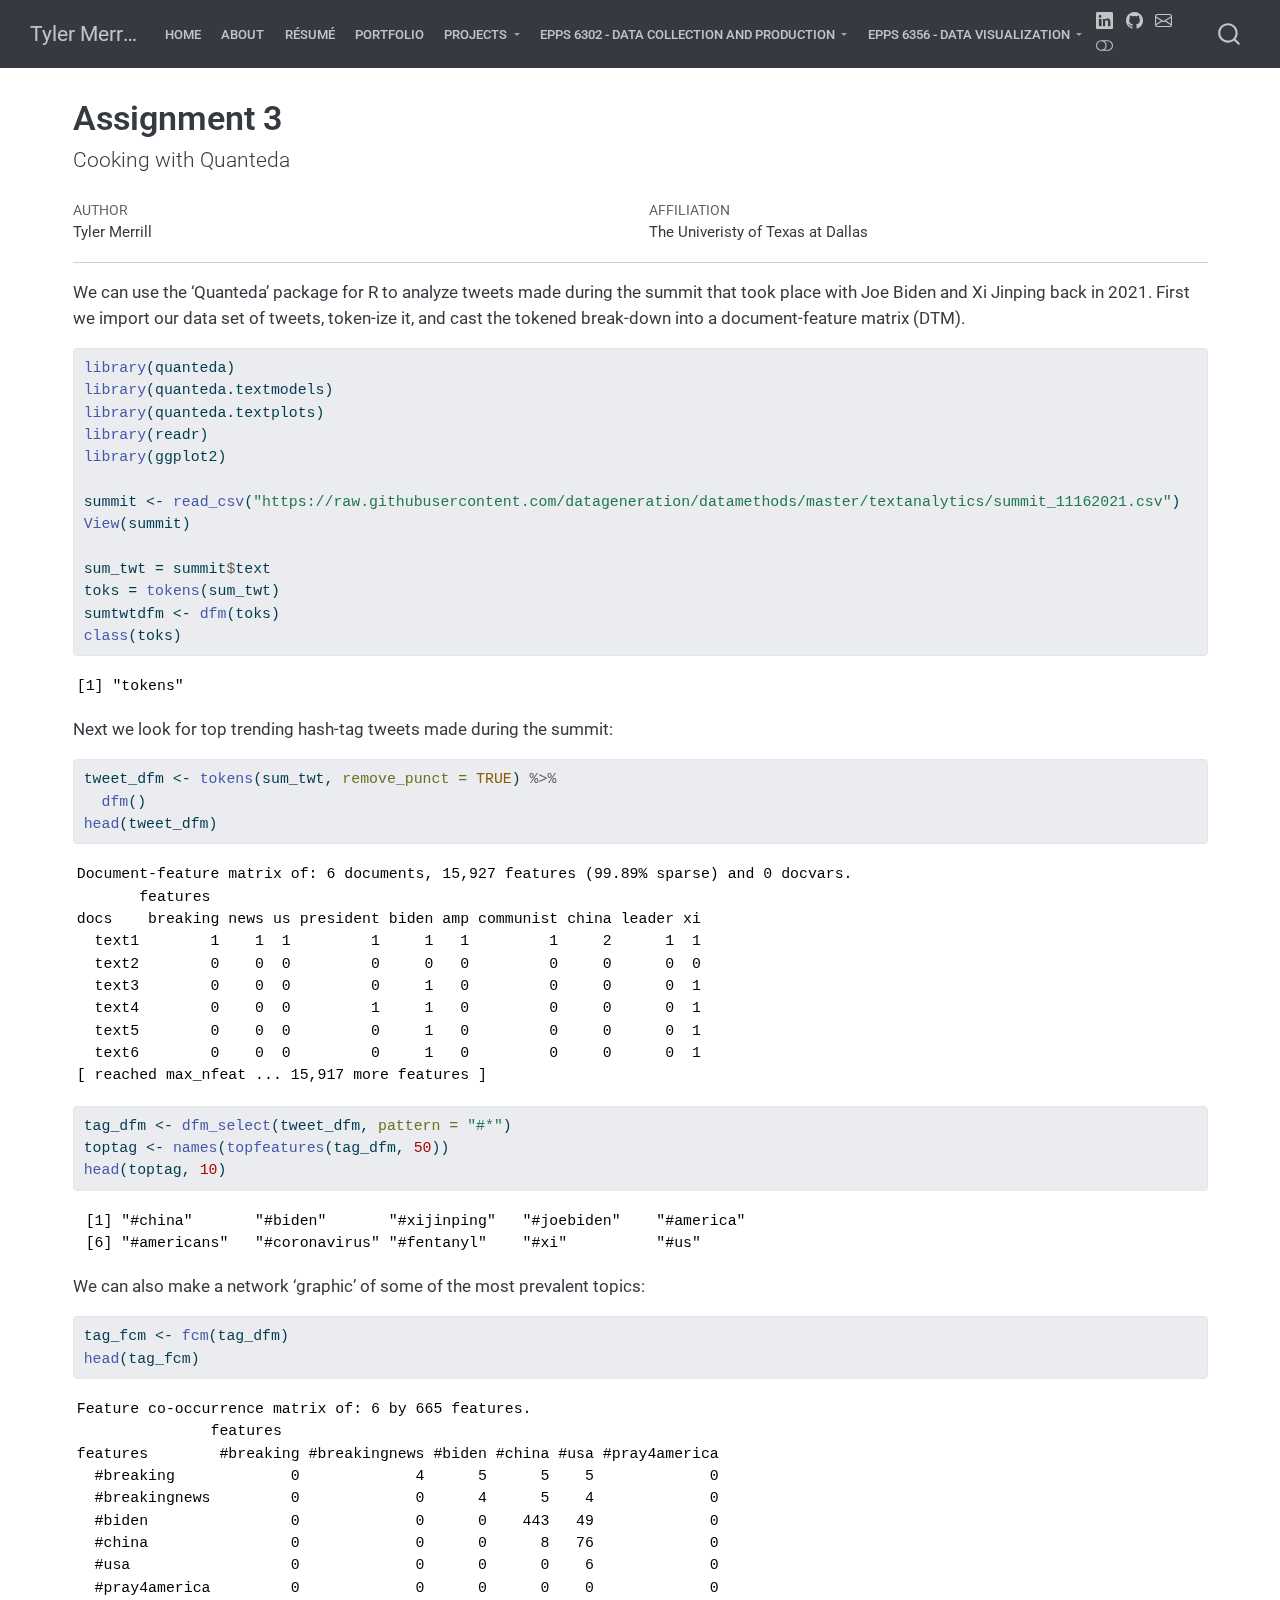
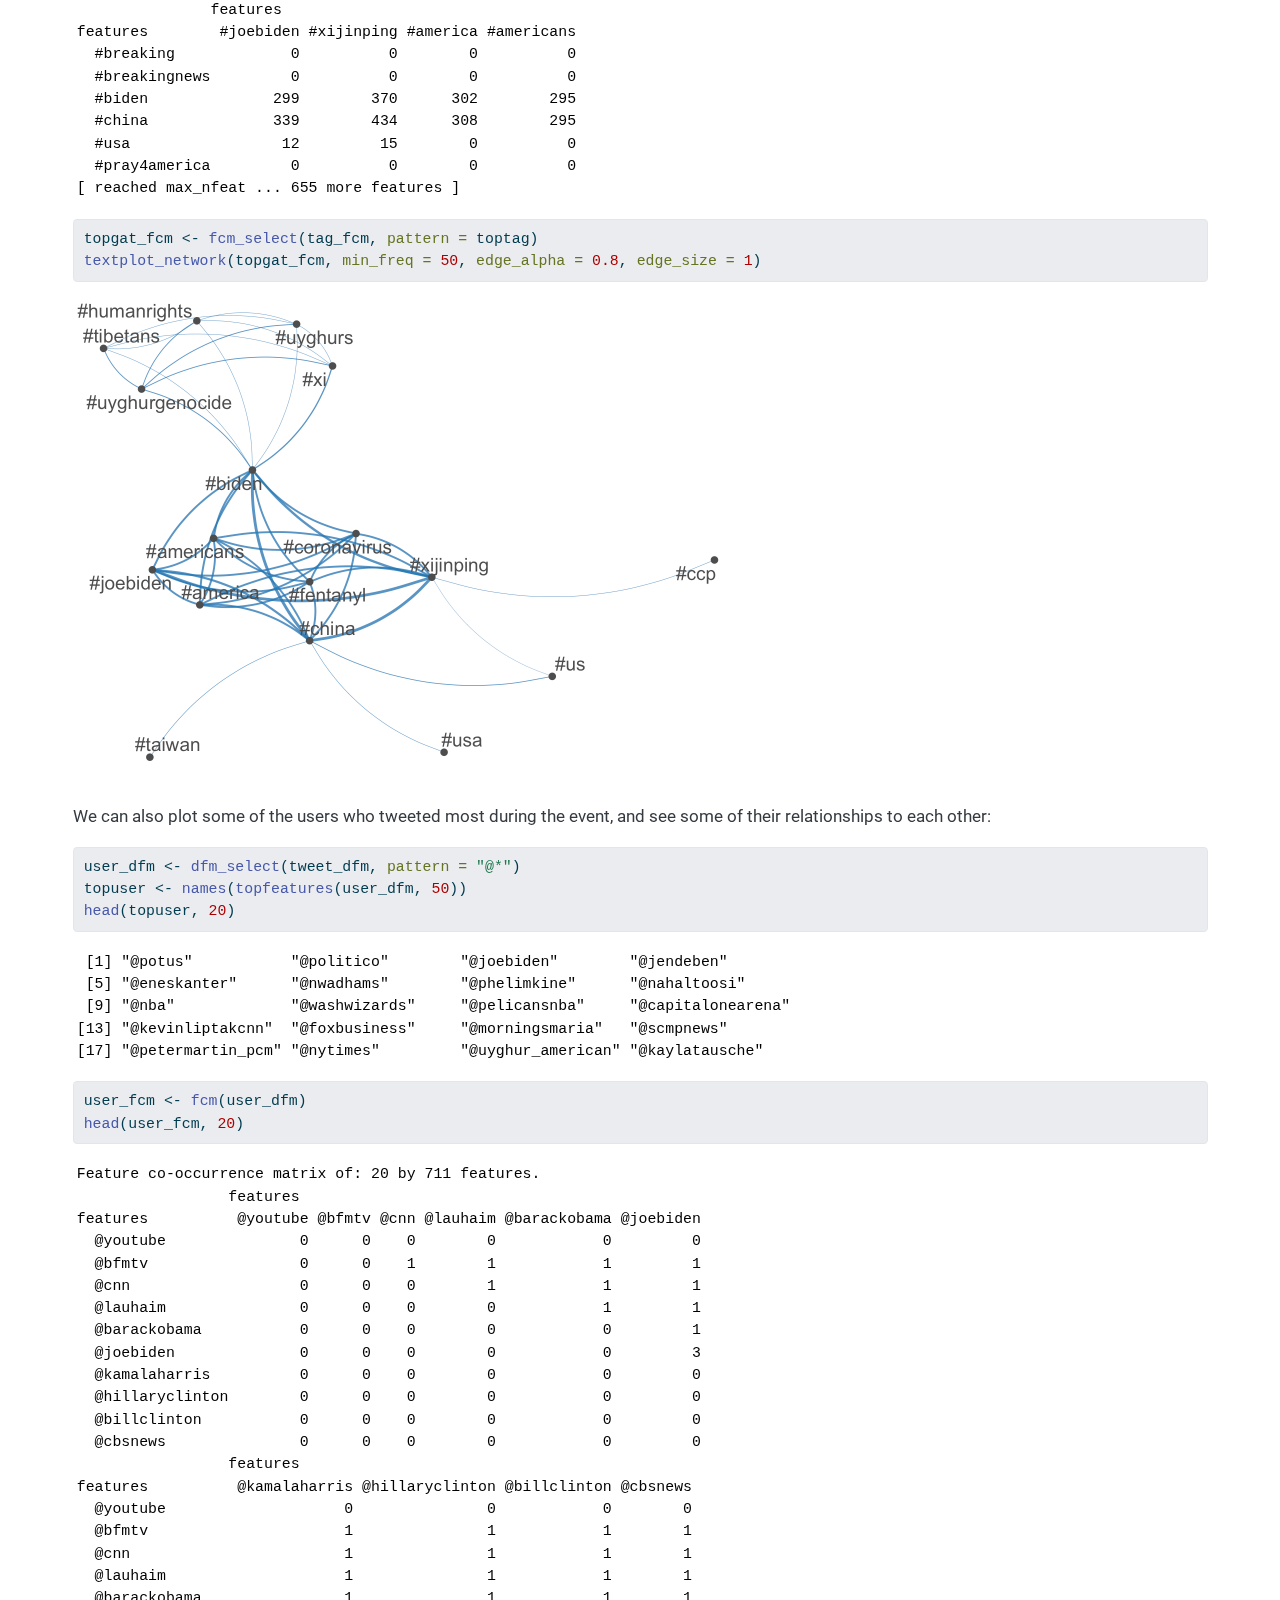
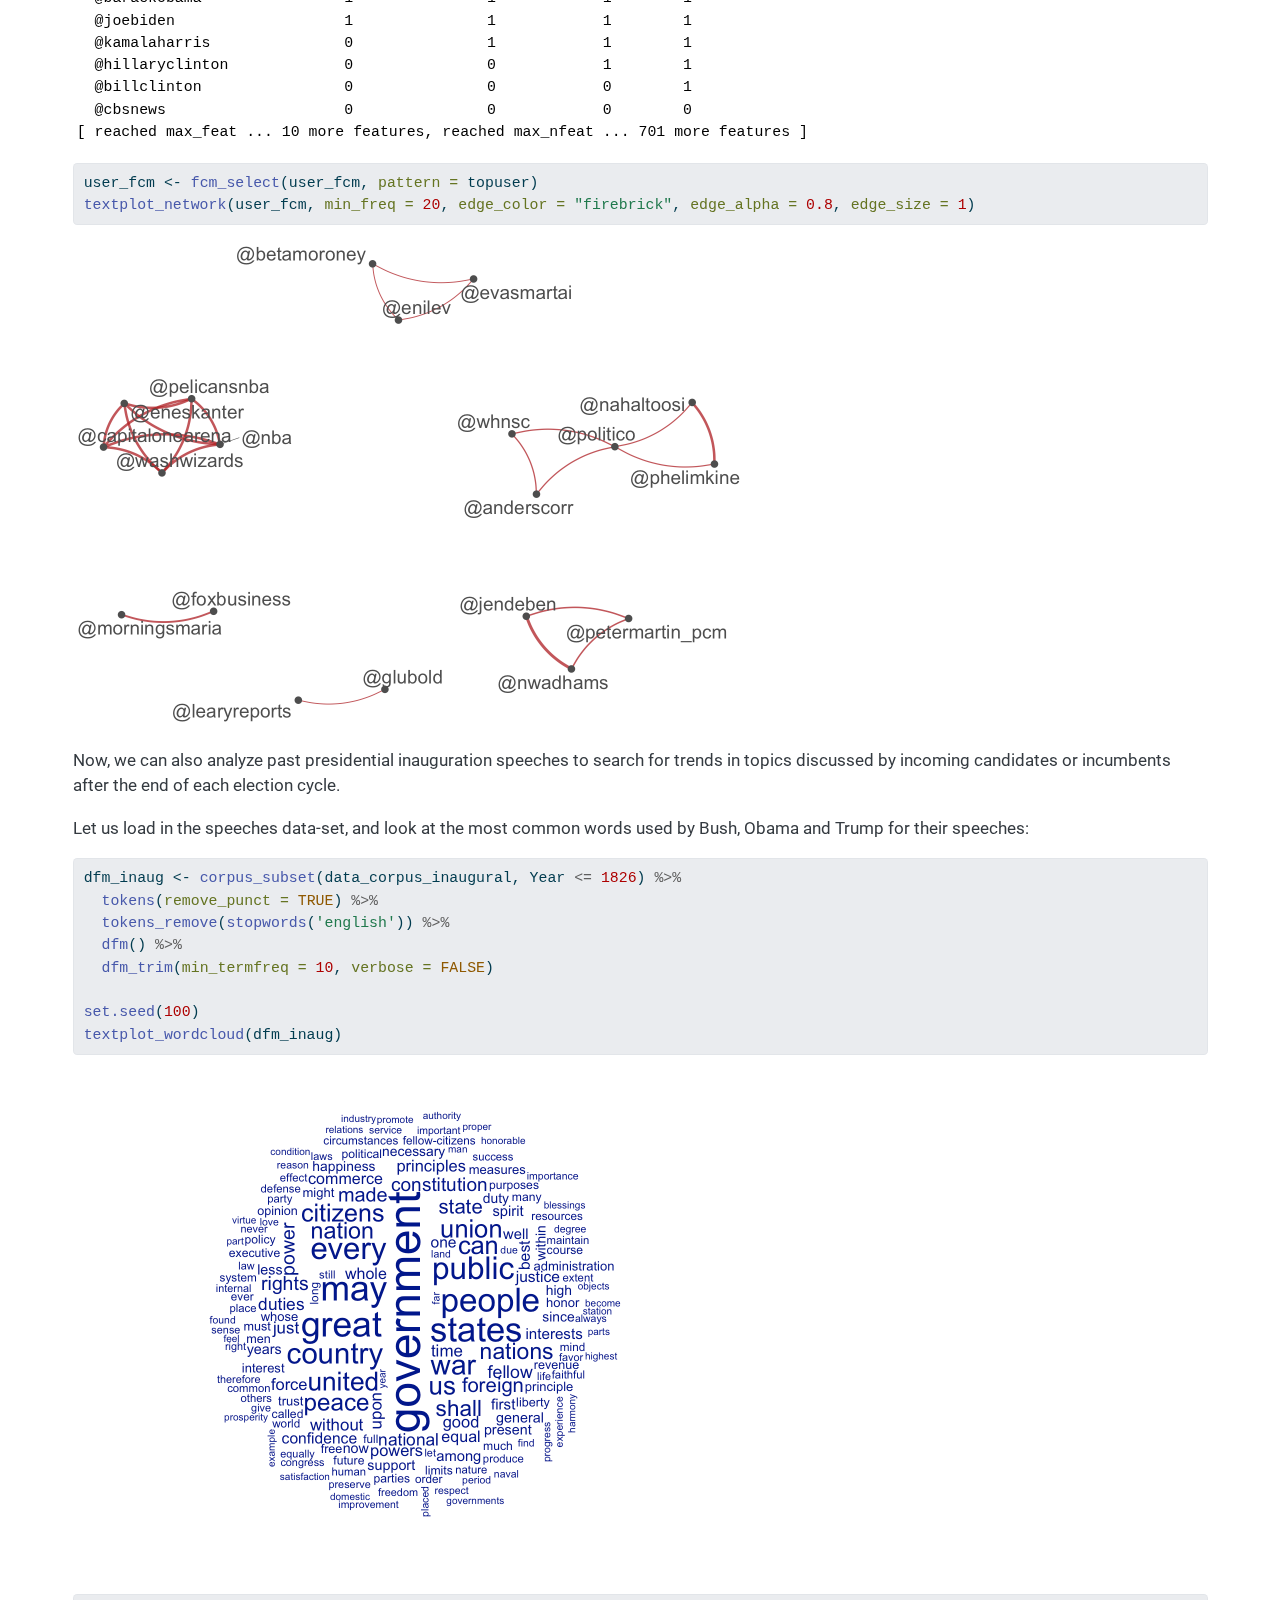
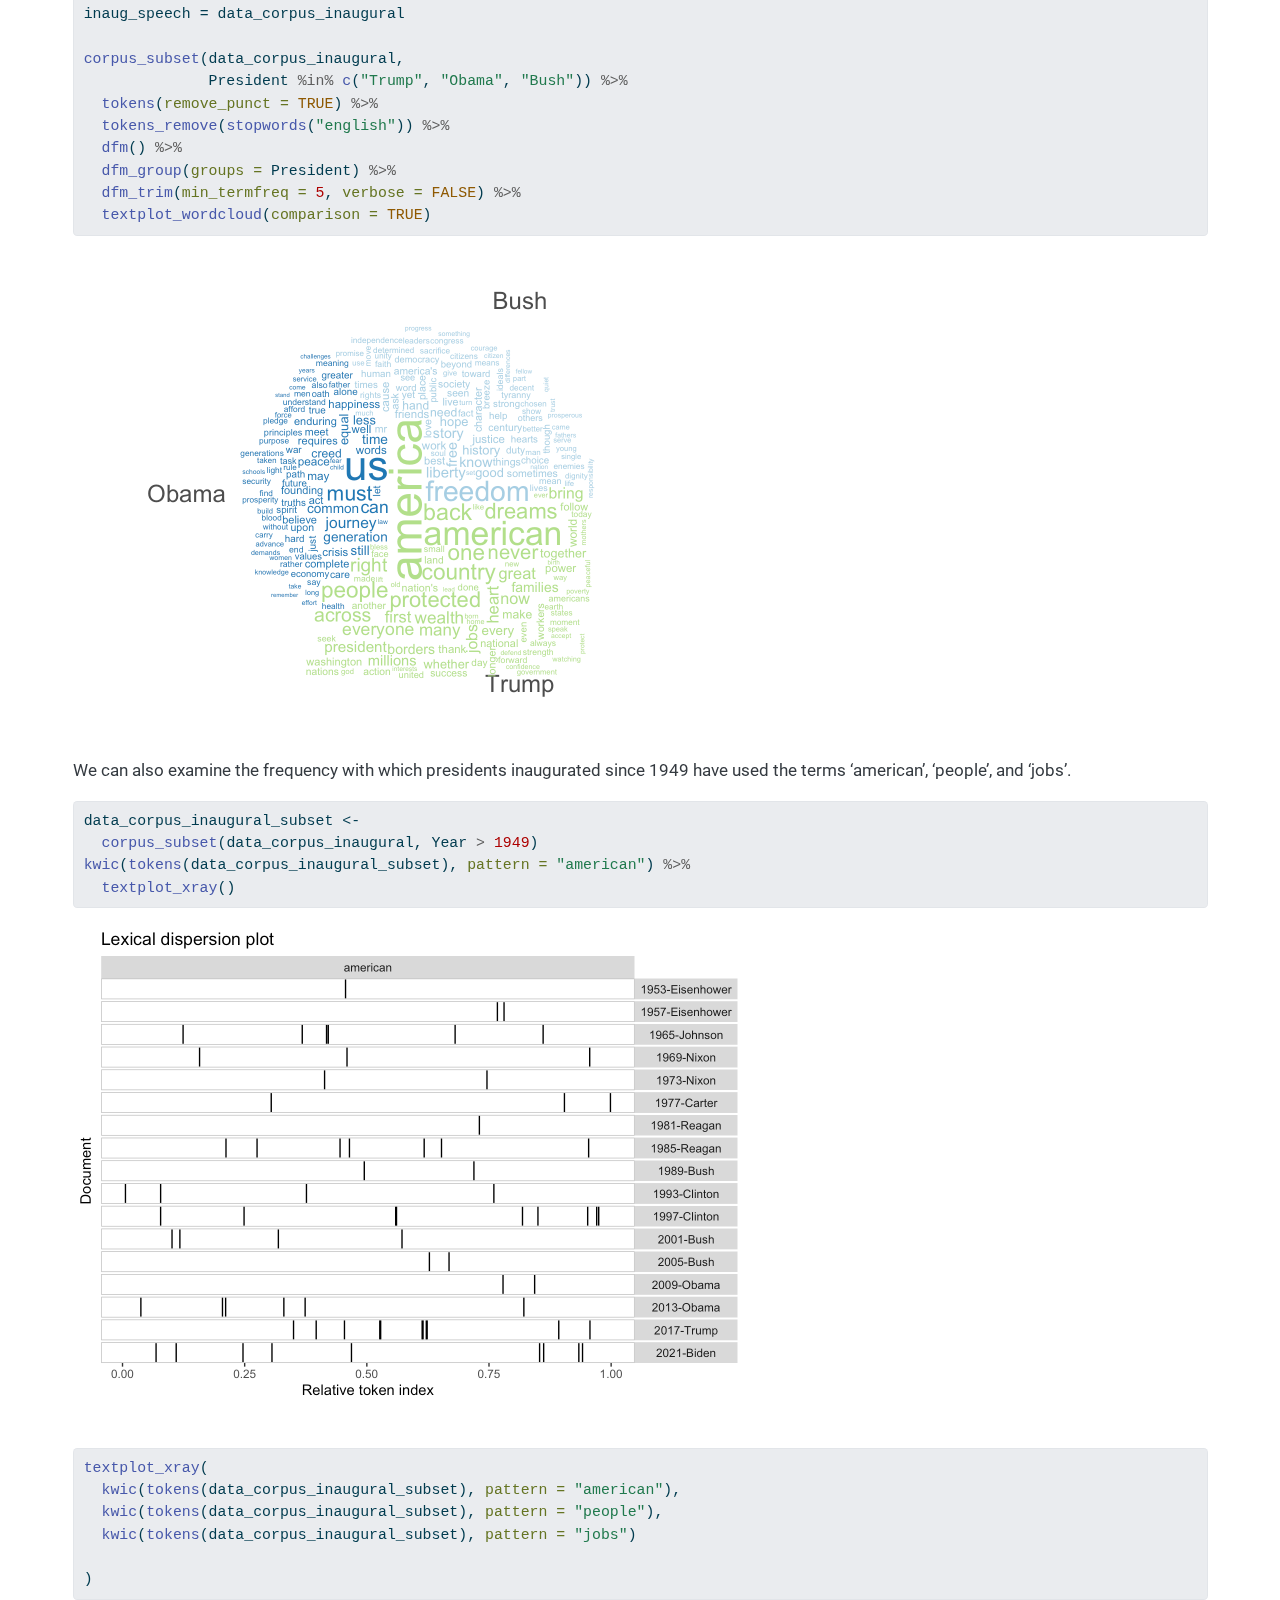
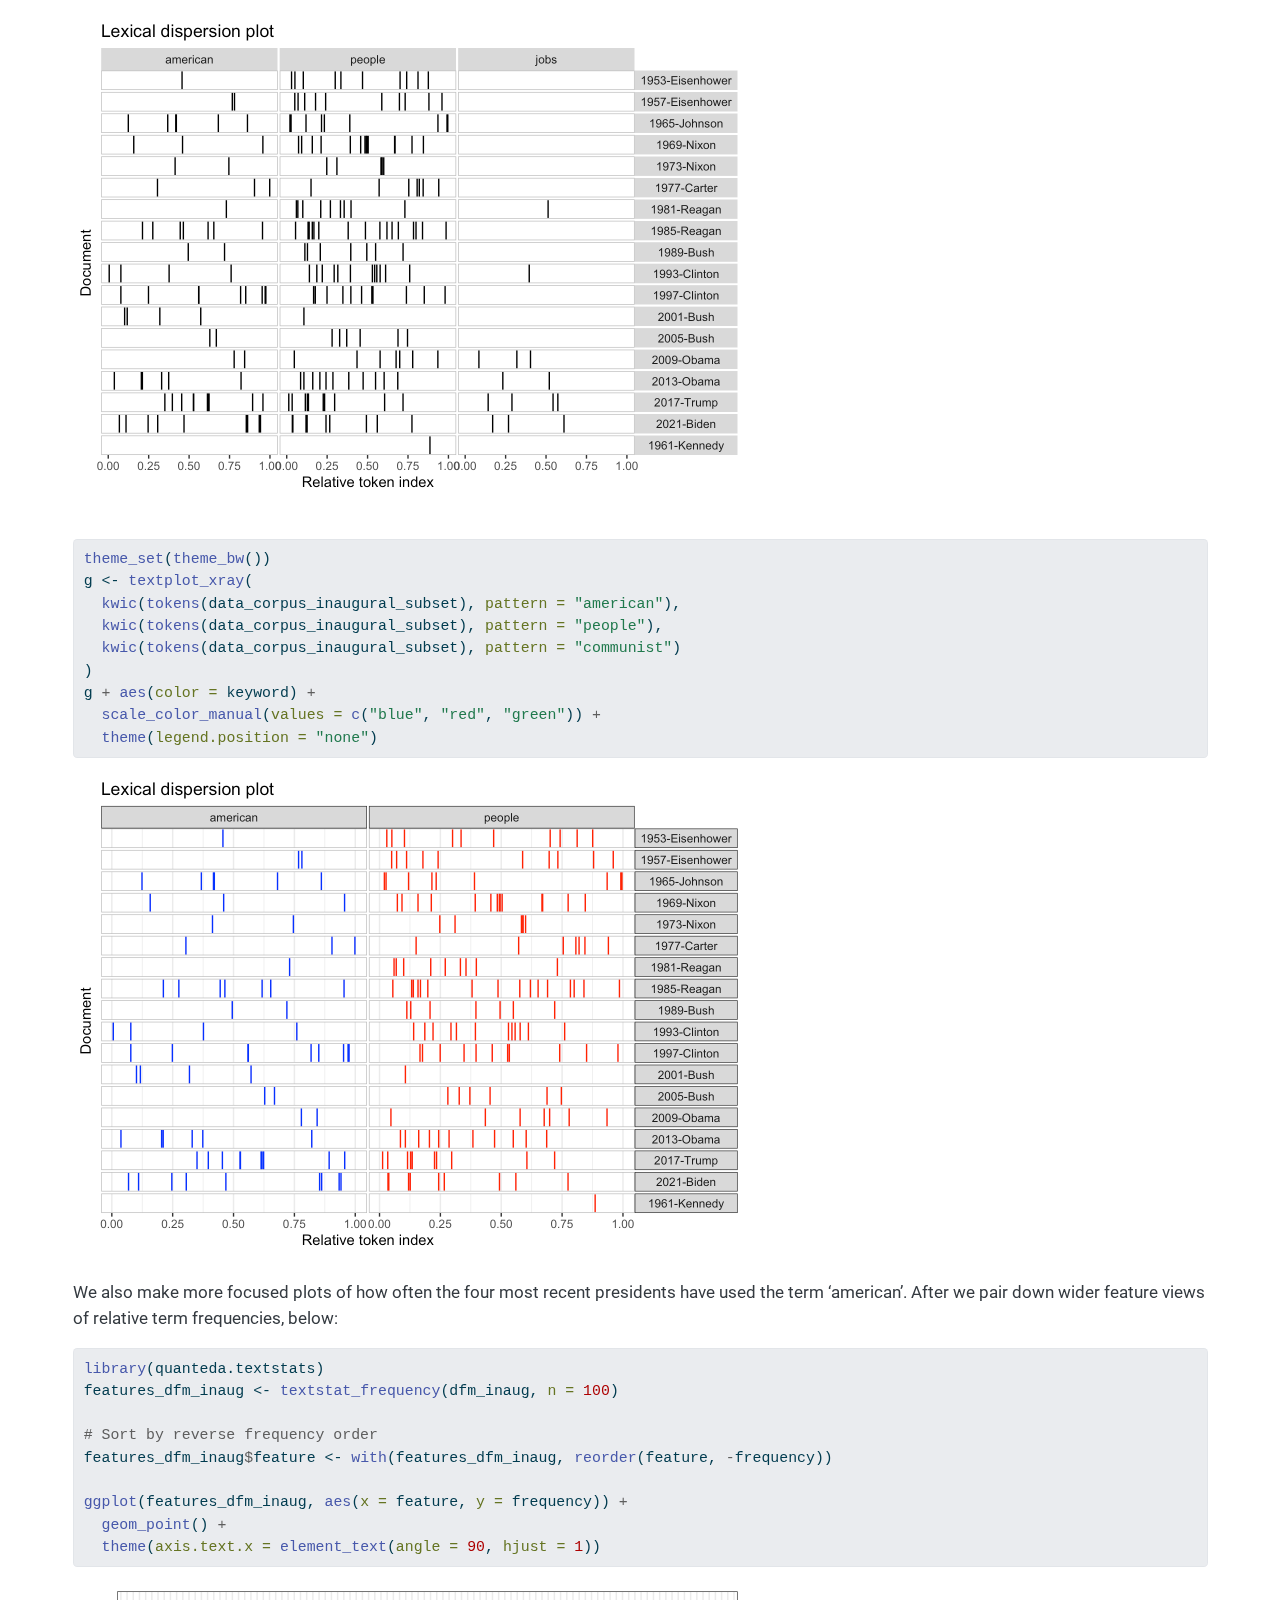
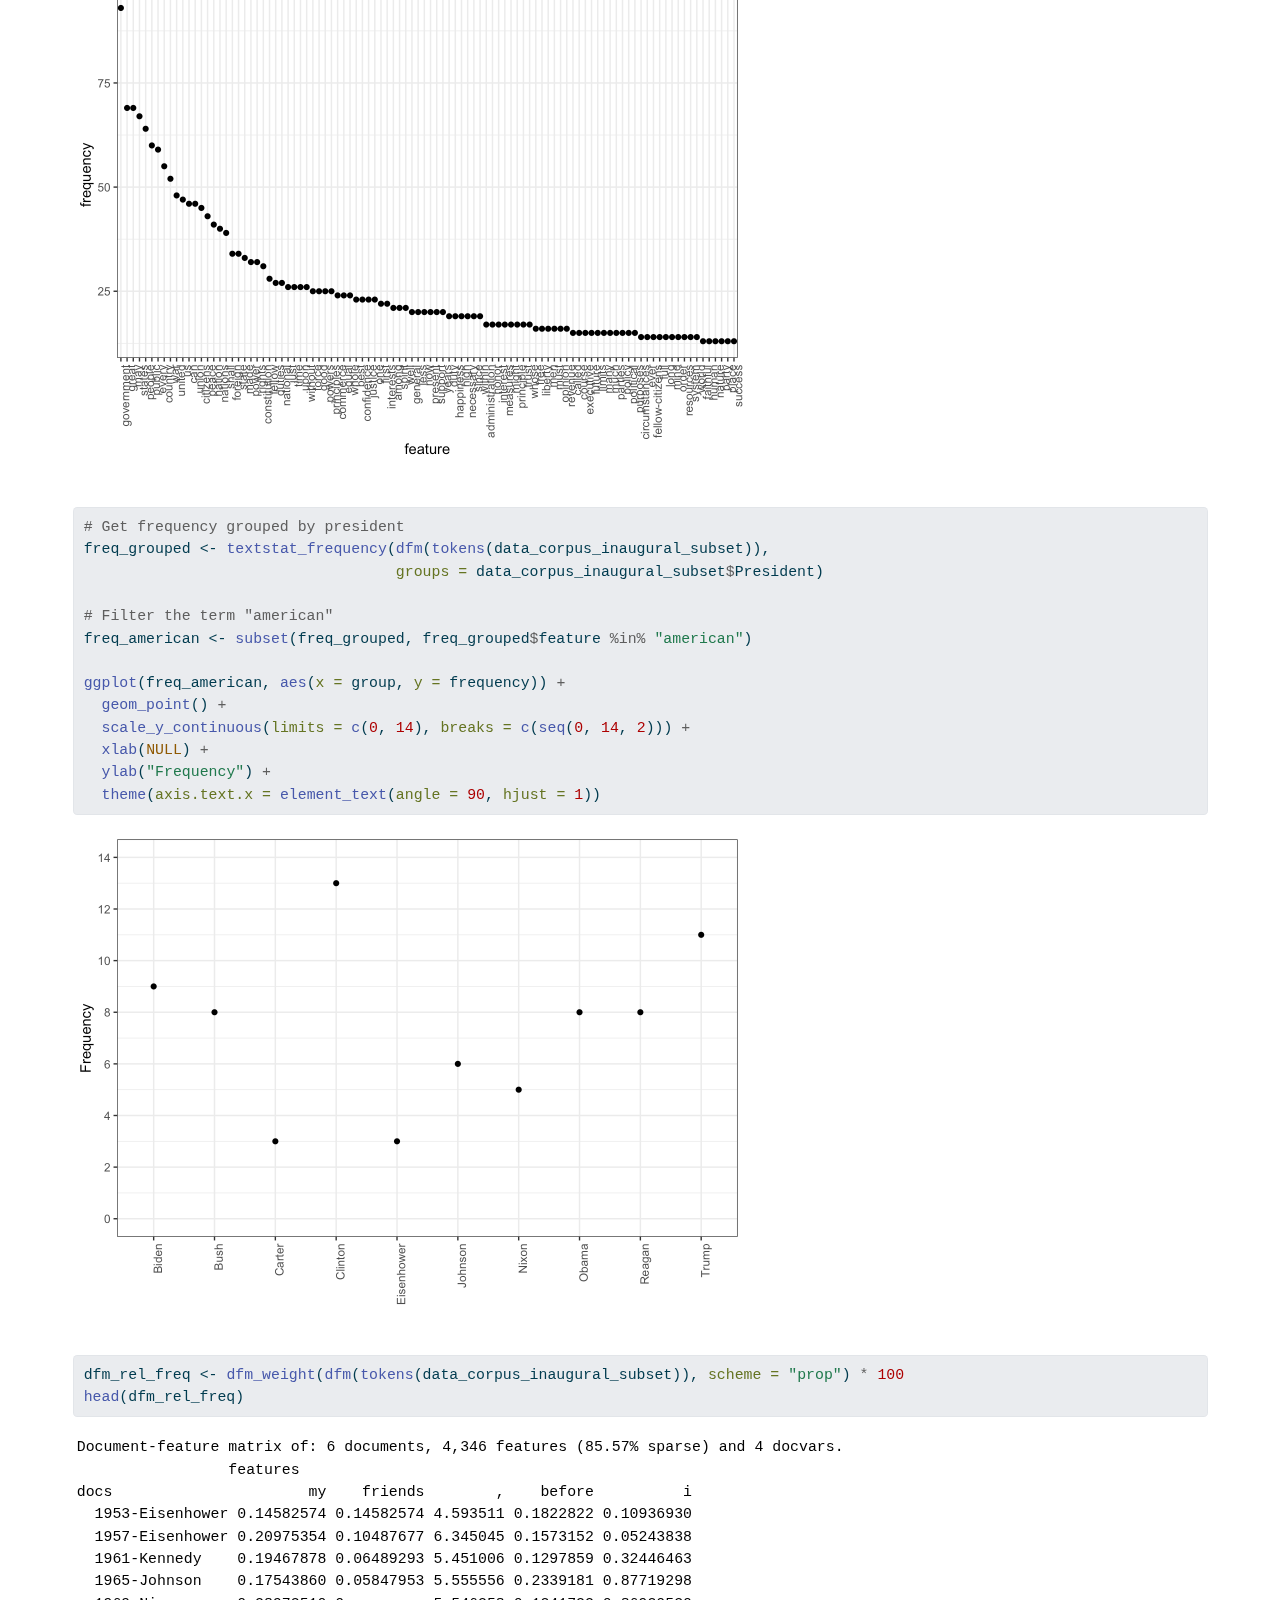
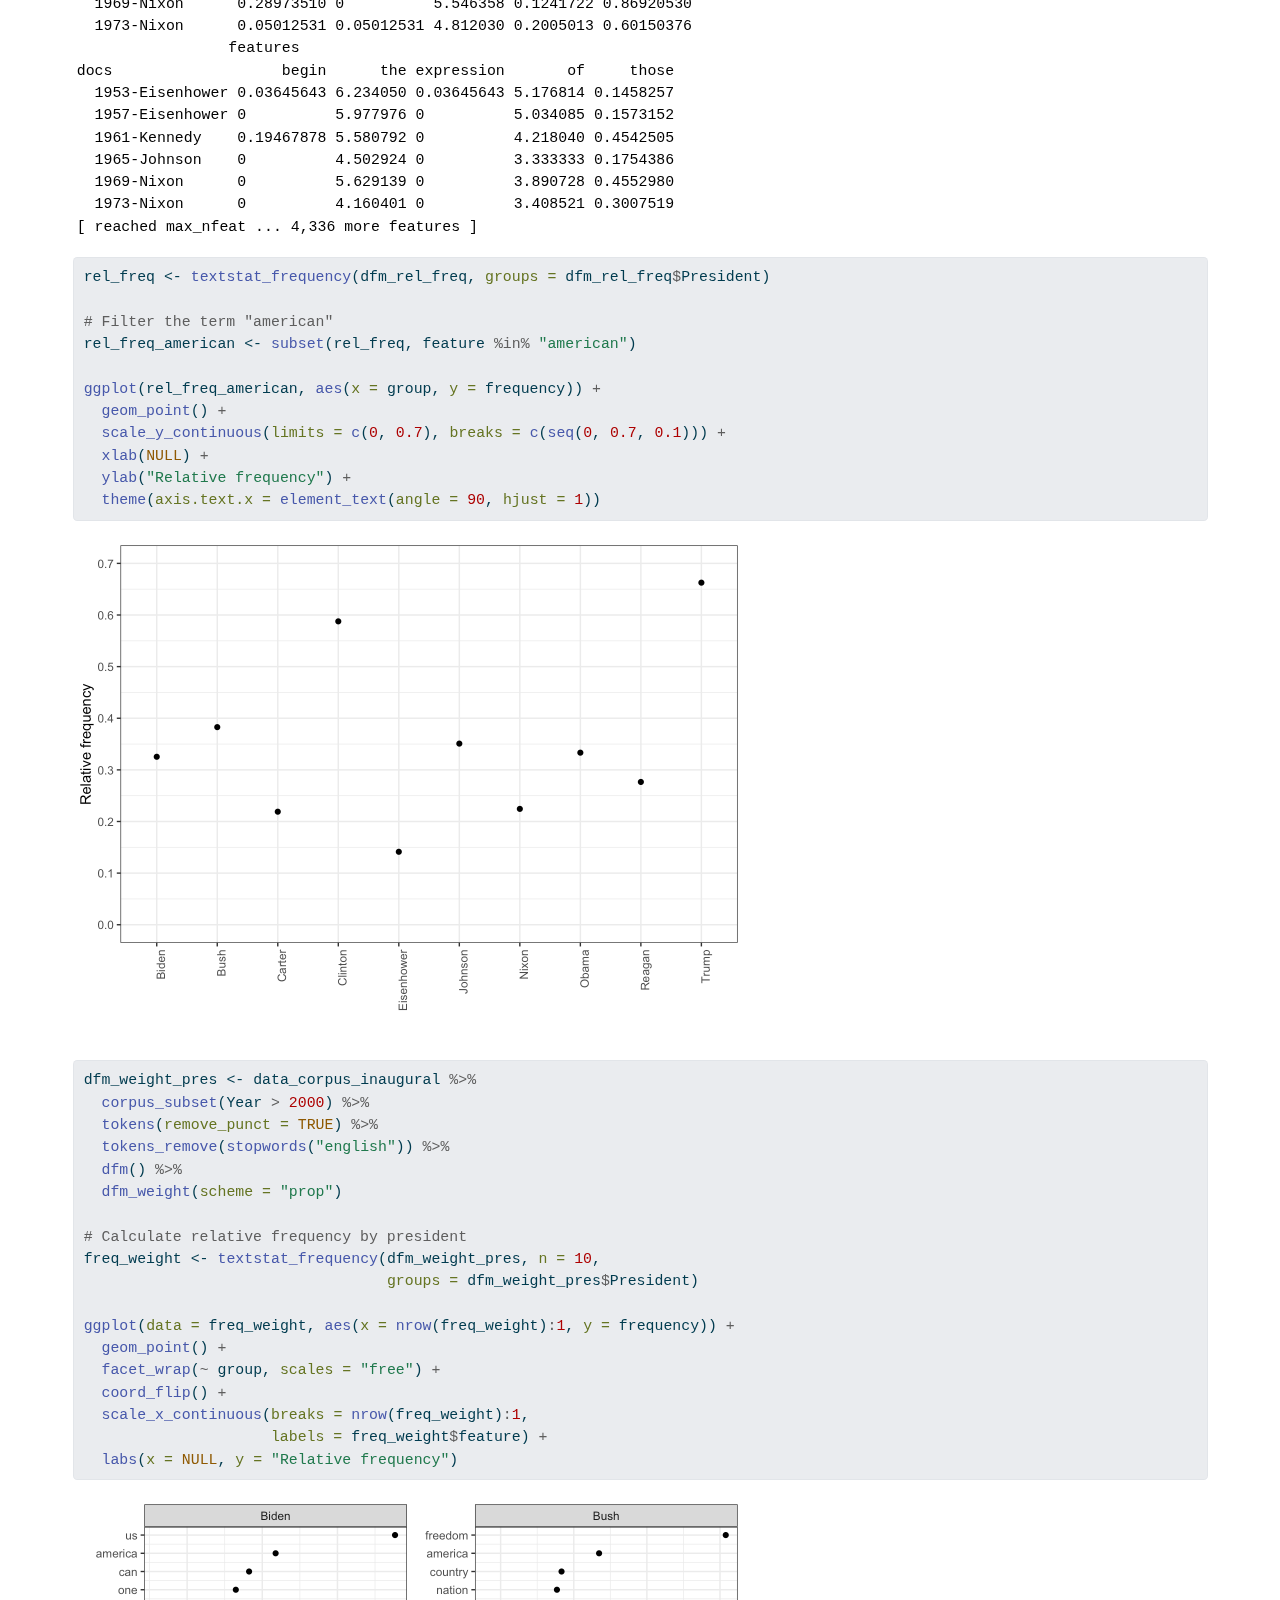
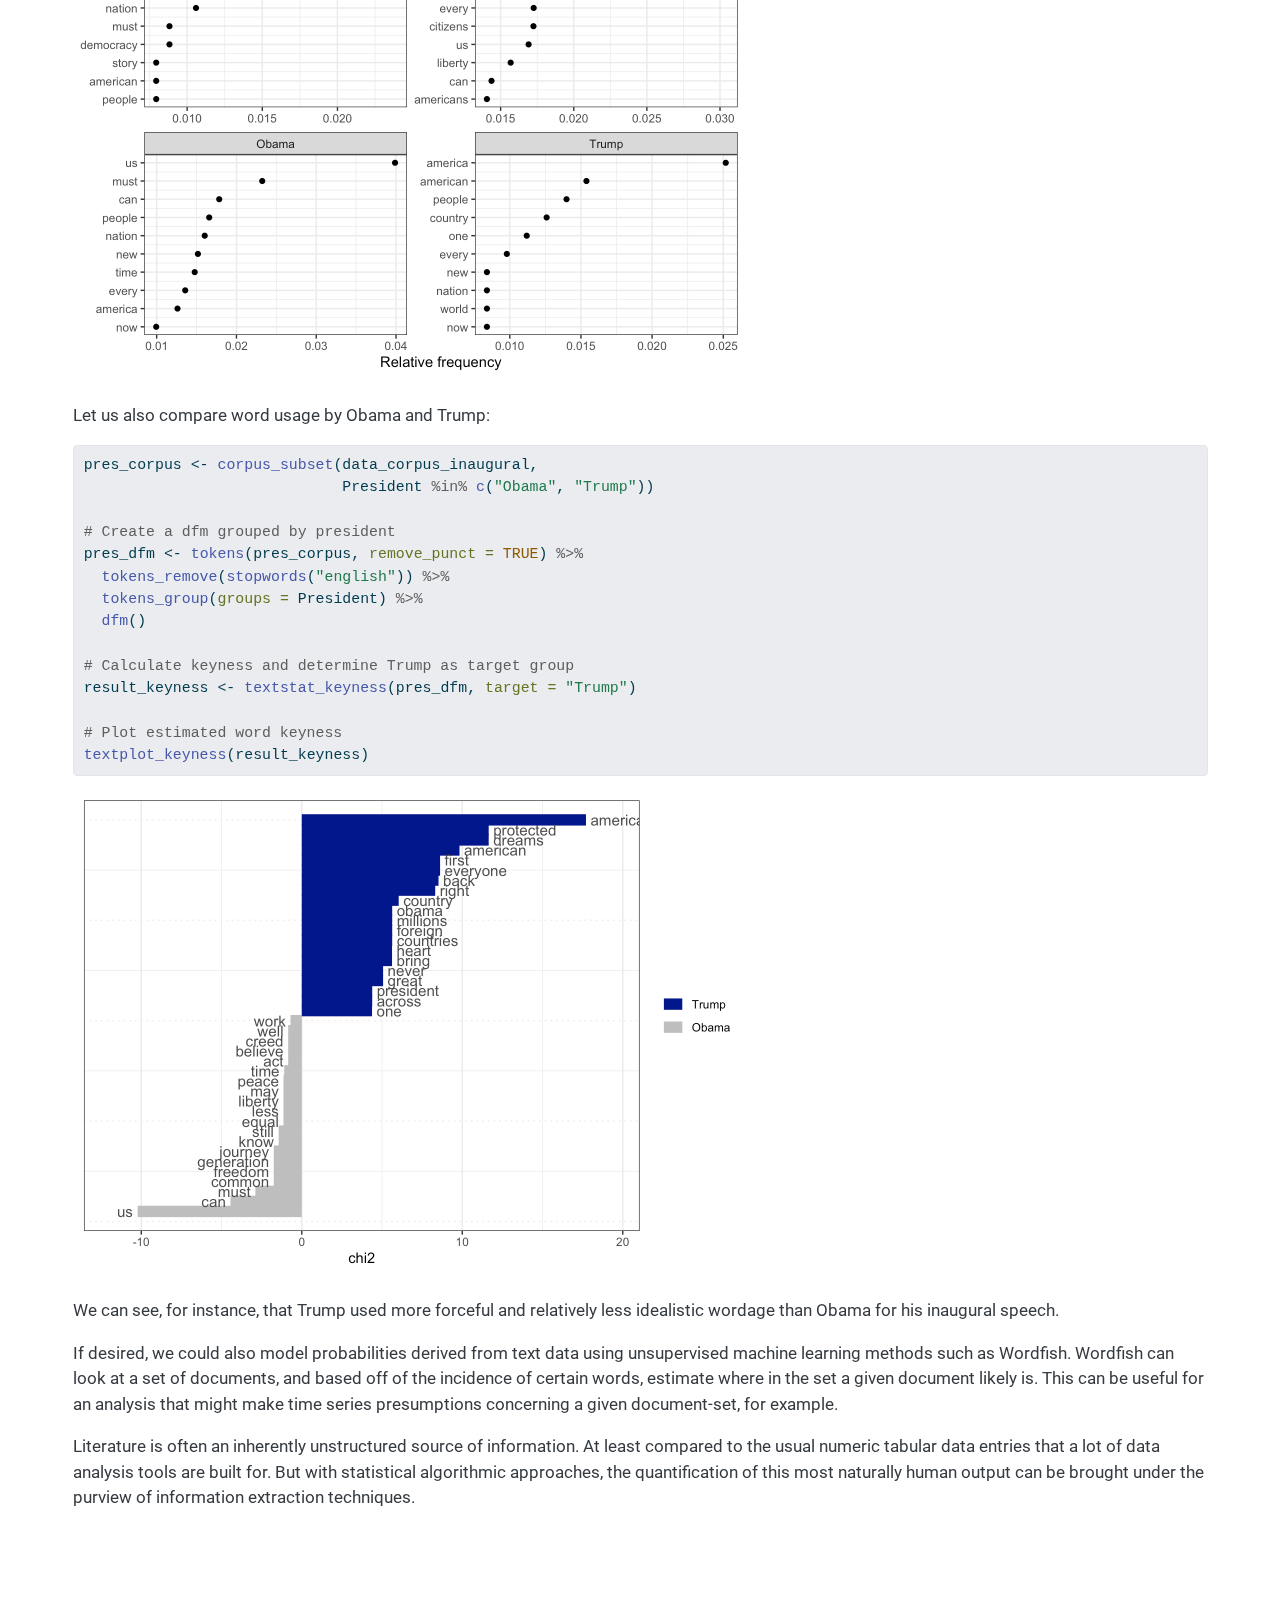
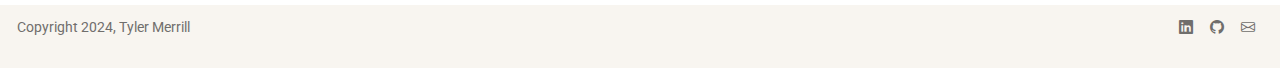
<file: Ansg_3_6302.html>
<!DOCTYPE html>
<html xmlns="http://www.w3.org/1999/xhtml" lang="en" xml:lang="en"><head>

<meta charset="utf-8">
<meta name="generator" content="quarto-1.5.57">

<meta name="viewport" content="width=device-width, initial-scale=1.0, user-scalable=yes">

<meta name="author" content="Tyler Merrill">

<title>Assignment 3 – Tyler Merrill</title>
<style>
code{white-space: pre-wrap;}
span.smallcaps{font-variant: small-caps;}
div.columns{display: flex; gap: min(4vw, 1.5em);}
div.column{flex: auto; overflow-x: auto;}
div.hanging-indent{margin-left: 1.5em; text-indent: -1.5em;}
ul.task-list{list-style: none;}
ul.task-list li input[type="checkbox"] {
  width: 0.8em;
  margin: 0 0.8em 0.2em -1em; /* quarto-specific, see https://github.com/quarto-dev/quarto-cli/issues/4556 */ 
  vertical-align: middle;
}
/* CSS for syntax highlighting */
pre > code.sourceCode { white-space: pre; position: relative; }
pre > code.sourceCode > span { line-height: 1.25; }
pre > code.sourceCode > span:empty { height: 1.2em; }
.sourceCode { overflow: visible; }
code.sourceCode > span { color: inherit; text-decoration: inherit; }
div.sourceCode { margin: 1em 0; }
pre.sourceCode { margin: 0; }
@media screen {
div.sourceCode { overflow: auto; }
}
@media print {
pre > code.sourceCode { white-space: pre-wrap; }
pre > code.sourceCode > span { display: inline-block; text-indent: -5em; padding-left: 5em; }
}
pre.numberSource code
  { counter-reset: source-line 0; }
pre.numberSource code > span
  { position: relative; left: -4em; counter-increment: source-line; }
pre.numberSource code > span > a:first-child::before
  { content: counter(source-line);
    position: relative; left: -1em; text-align: right; vertical-align: baseline;
    border: none; display: inline-block;
    -webkit-touch-callout: none; -webkit-user-select: none;
    -khtml-user-select: none; -moz-user-select: none;
    -ms-user-select: none; user-select: none;
    padding: 0 4px; width: 4em;
  }
pre.numberSource { margin-left: 3em;  padding-left: 4px; }
div.sourceCode
  {   }
@media screen {
pre > code.sourceCode > span > a:first-child::before { text-decoration: underline; }
}
</style>


<script src="site_libs/quarto-nav/quarto-nav.js"></script>
<script src="site_libs/quarto-nav/headroom.min.js"></script>
<script src="site_libs/clipboard/clipboard.min.js"></script>
<script src="site_libs/quarto-search/autocomplete.umd.js"></script>
<script src="site_libs/quarto-search/fuse.min.js"></script>
<script src="site_libs/quarto-search/quarto-search.js"></script>
<meta name="quarto:offset" content="./">
<link href="./gruk.png" rel="icon" type="image/png">
<script src="site_libs/quarto-html/quarto.js"></script>
<script src="site_libs/quarto-html/popper.min.js"></script>
<script src="site_libs/quarto-html/tippy.umd.min.js"></script>
<script src="site_libs/quarto-html/anchor.min.js"></script>
<link href="site_libs/quarto-html/tippy.css" rel="stylesheet">
<link href="site_libs/quarto-html/quarto-syntax-highlighting.css" rel="stylesheet" class="quarto-color-scheme" id="quarto-text-highlighting-styles">
<link href="site_libs/quarto-html/quarto-syntax-highlighting-dark.css" rel="prefetch" class="quarto-color-scheme quarto-color-alternate" id="quarto-text-highlighting-styles">
<script src="site_libs/bootstrap/bootstrap.min.js"></script>
<link href="site_libs/bootstrap/bootstrap-icons.css" rel="stylesheet">
<link href="site_libs/bootstrap/bootstrap.min.css" rel="stylesheet" class="quarto-color-scheme" id="quarto-bootstrap" data-mode="light">
<link href="site_libs/bootstrap/bootstrap-dark.min.css" rel="prefetch" class="quarto-color-scheme quarto-color-alternate" id="quarto-bootstrap" data-mode="light">
<script id="quarto-search-options" type="application/json">{
  "location": "navbar",
  "copy-button": false,
  "collapse-after": 3,
  "panel-placement": "end",
  "type": "overlay",
  "limit": 50,
  "keyboard-shortcut": [
    "f",
    "/",
    "s"
  ],
  "show-item-context": false,
  "language": {
    "search-no-results-text": "No results",
    "search-matching-documents-text": "matching documents",
    "search-copy-link-title": "Copy link to search",
    "search-hide-matches-text": "Hide additional matches",
    "search-more-match-text": "more match in this document",
    "search-more-matches-text": "more matches in this document",
    "search-clear-button-title": "Clear",
    "search-text-placeholder": "",
    "search-detached-cancel-button-title": "Cancel",
    "search-submit-button-title": "Submit",
    "search-label": "Search"
  }
}</script>


<link rel="stylesheet" href="styles.css">
</head>

<body class="nav-fixed">

<div id="quarto-search-results"></div>
  <header id="quarto-header" class="headroom fixed-top">
    <nav class="navbar navbar-expand-lg " data-bs-theme="dark">
      <div class="navbar-container container-fluid">
      <div class="navbar-brand-container mx-auto">
    <a class="navbar-brand" href="./index.html">
    <span class="navbar-title">Tyler Merrill</span>
    </a>
  </div>
            <div id="quarto-search" class="" title="Search"></div>
          <button class="navbar-toggler" type="button" data-bs-toggle="collapse" data-bs-target="#navbarCollapse" aria-controls="navbarCollapse" role="menu" aria-expanded="false" aria-label="Toggle navigation" onclick="if (window.quartoToggleHeadroom) { window.quartoToggleHeadroom(); }">
  <span class="navbar-toggler-icon"></span>
</button>
          <div class="collapse navbar-collapse" id="navbarCollapse">
            <ul class="navbar-nav navbar-nav-scroll me-auto">
  <li class="nav-item">
    <a class="nav-link" href="./index.html"> 
<span class="menu-text">Home</span></a>
  </li>  
  <li class="nav-item">
    <a class="nav-link" href="./about.html"> 
<span class="menu-text">About</span></a>
  </li>  
  <li class="nav-item">
    <a class="nav-link" href="./Tyler M - Résumé.pdf"> 
<span class="menu-text">Résumé</span></a>
  </li>  
  <li class="nav-item">
    <a class="nav-link" href="./research.html"> 
<span class="menu-text">Portfolio</span></a>
  </li>  
  <li class="nav-item dropdown ">
    <a class="nav-link dropdown-toggle" href="#" id="nav-menu-projects" role="link" data-bs-toggle="dropdown" aria-expanded="false">
 <span class="menu-text">Projects</span>
    </a>
    <ul class="dropdown-menu" aria-labelledby="nav-menu-projects">    
        <li>
    <a class="dropdown-item" href="./project.html">
 <span class="dropdown-text">EPPS 6302 - Final Project</span></a>
  </li>  
        <li>
    <a class="dropdown-item" href="./project2.html">
 <span class="dropdown-text">EPPS 6356 - Final Project</span></a>
  </li>  
    </ul>
  </li>
  <li class="nav-item dropdown ">
    <a class="nav-link dropdown-toggle" href="#" id="nav-menu-epps-6302---data-collection-and-production" role="link" data-bs-toggle="dropdown" aria-expanded="false">
 <span class="menu-text">EPPS 6302 - Data Collection and Production</span>
    </a>
    <ul class="dropdown-menu" aria-labelledby="nav-menu-epps-6302---data-collection-and-production">    
        <li>
    <a class="dropdown-item" href="./Ansg_1_6302.html">
 <span class="dropdown-text">Assignment One</span></a>
  </li>  
        <li>
    <a class="dropdown-item" href="./Ansg_2_6302.html">
 <span class="dropdown-text">Assignment Two</span></a>
  </li>  
        <li>
    <a class="dropdown-item" href="./Ansg_3_6302.html">
 <span class="dropdown-text">Assignment Three</span></a>
  </li>  
        <li>
    <a class="dropdown-item" href="./Ansg_4_6302.html">
 <span class="dropdown-text">Assignment Four</span></a>
  </li>  
    </ul>
  </li>
  <li class="nav-item dropdown ">
    <a class="nav-link dropdown-toggle" href="#" id="nav-menu-epps-6356---data-visualization" role="link" data-bs-toggle="dropdown" aria-expanded="false">
 <span class="menu-text">EPPS 6356 - Data Visualization</span>
    </a>
    <ul class="dropdown-menu" aria-labelledby="nav-menu-epps-6356---data-visualization">    
        <li>
    <a class="dropdown-item" href="./Ansg_1_6356.html">
 <span class="dropdown-text">Assignment One</span></a>
  </li>  
        <li>
    <a class="dropdown-item" href="./keynote2016.html">
 <span class="dropdown-text">On Dr.&nbsp;Tufte’s 2016 Speech</span></a>
  </li>  
        <li>
    <a class="dropdown-item" href="./flu.html">
 <span class="dropdown-text">Google Flu &amp; Dr.&nbsp;Wickham’s 2019 Keynote</span></a>
  </li>  
        <li>
    <a class="dropdown-item" href="./Ansg_2_6356.html">
 <span class="dropdown-text">Assignment Two</span></a>
  </li>  
        <li>
    <a class="dropdown-item" href="./two_styles.html">
 <span class="dropdown-text">Two Styles - Cario and Ware</span></a>
  </li>  
        <li>
    <a class="dropdown-item" href="./Ansg_3_6356.html">
 <span class="dropdown-text">Assignment Three</span></a>
  </li>  
        <li>
    <a class="dropdown-item" href="./Ansg_4_6356.html">
 <span class="dropdown-text">Assignment Four</span></a>
  </li>  
        <li>
    <a class="dropdown-item" href="./Knuth.html">
 <span class="dropdown-text">Comments on Knuth and Malinowski</span></a>
  </li>  
        <li>
    <a class="dropdown-item" href="./Ansg_5_6356.html">
 <span class="dropdown-text">Assignment Five</span></a>
  </li>  
        <li>
    <a class="dropdown-item" href="./Ansg_6_6356.html">
 <span class="dropdown-text">Assignment Six</span></a>
  </li>  
        <li>
    <a class="dropdown-item" href="./Ansg_7_6356.html">
 <span class="dropdown-text">Assignment Seven (Hackathon 02)</span></a>
  </li>  
    </ul>
  </li>
</ul>
          </div> <!-- /navcollapse -->
            <div class="quarto-navbar-tools tools-wide">
    <a href="https://www.linkedin.com/in/tylermpro/" title="" class="quarto-navigation-tool px-1" aria-label=""><i class="bi bi-linkedin"></i></a>
    <a href="https://github.com/tylermerrill/tylermerrill.github.io" title="" class="quarto-navigation-tool px-1" aria-label=""><i class="bi bi-github"></i></a>
    <a href="mailto:Tyler.Merrill@UTDallas.edu" title="" class="quarto-navigation-tool px-1" aria-label=""><i class="bi bi-envelope"></i></a>
  <a href="" class="quarto-color-scheme-toggle quarto-navigation-tool  px-1" onclick="window.quartoToggleColorScheme(); return false;" title="Toggle dark mode"><i class="bi"></i></a>
</div>
      </div> <!-- /container-fluid -->
    </nav>
</header>
<!-- content -->
<div id="quarto-content" class="quarto-container page-columns page-rows-contents page-layout-full page-navbar">
<!-- sidebar -->
<!-- margin-sidebar -->
    <div id="quarto-margin-sidebar" class="sidebar margin-sidebar zindex-bottom">
        
    </div>
<!-- main -->
<main class="content column-page" id="quarto-document-content">

<header id="title-block-header" class="quarto-title-block default">
<div class="quarto-title">
<h1 class="title">Assignment 3</h1>
<p class="subtitle lead">Cooking with Quanteda</p>
</div>


<div class="quarto-title-meta-author column-page">
  <div class="quarto-title-meta-heading">Author</div>
  <div class="quarto-title-meta-heading">Affiliation</div>
  
    <div class="quarto-title-meta-contents">
    <p class="author">Tyler Merrill </p>
  </div>
  <div class="quarto-title-meta-contents">
        <p class="affiliation">
            The Univeristy of Texas at Dallas
          </p>
      </div>
  </div>

<div class="quarto-title-meta column-page">

      
  
    
  </div>
  


</header>


<hr>
<p>We can use the ‘Quanteda’ package for R to analyze tweets made during the summit that took place with Joe Biden and Xi Jinping back in 2021. First we import our data set of tweets, token-ize it, and cast the tokened break-down into a document-feature matrix (DTM).</p>
<div class="cell">
<div class="sourceCode cell-code" id="cb1"><pre class="sourceCode r code-with-copy"><code class="sourceCode r"><span id="cb1-1"><a href="#cb1-1" aria-hidden="true" tabindex="-1"></a><span class="fu">library</span>(quanteda)</span>
<span id="cb1-2"><a href="#cb1-2" aria-hidden="true" tabindex="-1"></a><span class="fu">library</span>(quanteda.textmodels)</span>
<span id="cb1-3"><a href="#cb1-3" aria-hidden="true" tabindex="-1"></a><span class="fu">library</span>(quanteda.textplots)</span>
<span id="cb1-4"><a href="#cb1-4" aria-hidden="true" tabindex="-1"></a><span class="fu">library</span>(readr)</span>
<span id="cb1-5"><a href="#cb1-5" aria-hidden="true" tabindex="-1"></a><span class="fu">library</span>(ggplot2)</span>
<span id="cb1-6"><a href="#cb1-6" aria-hidden="true" tabindex="-1"></a></span>
<span id="cb1-7"><a href="#cb1-7" aria-hidden="true" tabindex="-1"></a>summit <span class="ot">&lt;-</span> <span class="fu">read_csv</span>(<span class="st">"https://raw.githubusercontent.com/datageneration/datamethods/master/textanalytics/summit_11162021.csv"</span>)</span>
<span id="cb1-8"><a href="#cb1-8" aria-hidden="true" tabindex="-1"></a><span class="fu">View</span>(summit)</span>
<span id="cb1-9"><a href="#cb1-9" aria-hidden="true" tabindex="-1"></a></span>
<span id="cb1-10"><a href="#cb1-10" aria-hidden="true" tabindex="-1"></a>sum_twt <span class="ot">=</span> summit<span class="sc">$</span>text</span>
<span id="cb1-11"><a href="#cb1-11" aria-hidden="true" tabindex="-1"></a>toks <span class="ot">=</span> <span class="fu">tokens</span>(sum_twt)</span>
<span id="cb1-12"><a href="#cb1-12" aria-hidden="true" tabindex="-1"></a>sumtwtdfm <span class="ot">&lt;-</span> <span class="fu">dfm</span>(toks)</span>
<span id="cb1-13"><a href="#cb1-13" aria-hidden="true" tabindex="-1"></a><span class="fu">class</span>(toks)</span></code><button title="Copy to Clipboard" class="code-copy-button"><i class="bi"></i></button></pre></div>
<div class="cell-output cell-output-stdout">
<pre><code>[1] "tokens"</code></pre>
</div>
</div>
<p>Next we look for top trending hash-tag tweets made during the summit:</p>
<div class="cell">
<div class="sourceCode cell-code" id="cb3"><pre class="sourceCode r code-with-copy"><code class="sourceCode r"><span id="cb3-1"><a href="#cb3-1" aria-hidden="true" tabindex="-1"></a>tweet_dfm <span class="ot">&lt;-</span> <span class="fu">tokens</span>(sum_twt, <span class="at">remove_punct =</span> <span class="cn">TRUE</span>) <span class="sc">%&gt;%</span></span>
<span id="cb3-2"><a href="#cb3-2" aria-hidden="true" tabindex="-1"></a>  <span class="fu">dfm</span>()</span>
<span id="cb3-3"><a href="#cb3-3" aria-hidden="true" tabindex="-1"></a><span class="fu">head</span>(tweet_dfm)</span></code><button title="Copy to Clipboard" class="code-copy-button"><i class="bi"></i></button></pre></div>
<div class="cell-output cell-output-stdout">
<pre><code>Document-feature matrix of: 6 documents, 15,927 features (99.89% sparse) and 0 docvars.
       features
docs    breaking news us president biden amp communist china leader xi
  text1        1    1  1         1     1   1         1     2      1  1
  text2        0    0  0         0     0   0         0     0      0  0
  text3        0    0  0         0     1   0         0     0      0  1
  text4        0    0  0         1     1   0         0     0      0  1
  text5        0    0  0         0     1   0         0     0      0  1
  text6        0    0  0         0     1   0         0     0      0  1
[ reached max_nfeat ... 15,917 more features ]</code></pre>
</div>
<div class="sourceCode cell-code" id="cb5"><pre class="sourceCode r code-with-copy"><code class="sourceCode r"><span id="cb5-1"><a href="#cb5-1" aria-hidden="true" tabindex="-1"></a>tag_dfm <span class="ot">&lt;-</span> <span class="fu">dfm_select</span>(tweet_dfm, <span class="at">pattern =</span> <span class="st">"#*"</span>)</span>
<span id="cb5-2"><a href="#cb5-2" aria-hidden="true" tabindex="-1"></a>toptag <span class="ot">&lt;-</span> <span class="fu">names</span>(<span class="fu">topfeatures</span>(tag_dfm, <span class="dv">50</span>))</span>
<span id="cb5-3"><a href="#cb5-3" aria-hidden="true" tabindex="-1"></a><span class="fu">head</span>(toptag, <span class="dv">10</span>)</span></code><button title="Copy to Clipboard" class="code-copy-button"><i class="bi"></i></button></pre></div>
<div class="cell-output cell-output-stdout">
<pre><code> [1] "#china"       "#biden"       "#xijinping"   "#joebiden"    "#america"    
 [6] "#americans"   "#coronavirus" "#fentanyl"    "#xi"          "#us"         </code></pre>
</div>
</div>
<p>We can also make a network ‘graphic’ of some of the most prevalent topics:</p>
<div class="cell">
<div class="sourceCode cell-code" id="cb7"><pre class="sourceCode r code-with-copy"><code class="sourceCode r"><span id="cb7-1"><a href="#cb7-1" aria-hidden="true" tabindex="-1"></a>tag_fcm <span class="ot">&lt;-</span> <span class="fu">fcm</span>(tag_dfm)</span>
<span id="cb7-2"><a href="#cb7-2" aria-hidden="true" tabindex="-1"></a><span class="fu">head</span>(tag_fcm)</span></code><button title="Copy to Clipboard" class="code-copy-button"><i class="bi"></i></button></pre></div>
<div class="cell-output cell-output-stdout">
<pre><code>Feature co-occurrence matrix of: 6 by 665 features.
               features
features        #breaking #breakingnews #biden #china #usa #pray4america
  #breaking             0             4      5      5    5             0
  #breakingnews         0             0      4      5    4             0
  #biden                0             0      0    443   49             0
  #china                0             0      0      8   76             0
  #usa                  0             0      0      0    6             0
  #pray4america         0             0      0      0    0             0
               features
features        #joebiden #xijinping #america #americans
  #breaking             0          0        0          0
  #breakingnews         0          0        0          0
  #biden              299        370      302        295
  #china              339        434      308        295
  #usa                 12         15        0          0
  #pray4america         0          0        0          0
[ reached max_nfeat ... 655 more features ]</code></pre>
</div>
<div class="sourceCode cell-code" id="cb9"><pre class="sourceCode r code-with-copy"><code class="sourceCode r"><span id="cb9-1"><a href="#cb9-1" aria-hidden="true" tabindex="-1"></a>topgat_fcm <span class="ot">&lt;-</span> <span class="fu">fcm_select</span>(tag_fcm, <span class="at">pattern =</span> toptag)</span>
<span id="cb9-2"><a href="#cb9-2" aria-hidden="true" tabindex="-1"></a><span class="fu">textplot_network</span>(topgat_fcm, <span class="at">min_freq =</span> <span class="dv">50</span>, <span class="at">edge_alpha =</span> <span class="fl">0.8</span>, <span class="at">edge_size =</span> <span class="dv">1</span>)</span></code><button title="Copy to Clipboard" class="code-copy-button"><i class="bi"></i></button></pre></div>
<div class="cell-output-display">
<div>
<figure class="figure">
<p><img src="Ansg_3_6302_files/figure-html/unnamed-chunk-3-1.png" class="img-fluid figure-img" width="672"></p>
</figure>
</div>
</div>
</div>
<p>We can also plot some of the users who tweeted most during the event, and see some of their relationships to each other:</p>
<div class="cell">
<div class="sourceCode cell-code" id="cb10"><pre class="sourceCode r code-with-copy"><code class="sourceCode r"><span id="cb10-1"><a href="#cb10-1" aria-hidden="true" tabindex="-1"></a>user_dfm <span class="ot">&lt;-</span> <span class="fu">dfm_select</span>(tweet_dfm, <span class="at">pattern =</span> <span class="st">"@*"</span>)</span>
<span id="cb10-2"><a href="#cb10-2" aria-hidden="true" tabindex="-1"></a>topuser <span class="ot">&lt;-</span> <span class="fu">names</span>(<span class="fu">topfeatures</span>(user_dfm, <span class="dv">50</span>))</span>
<span id="cb10-3"><a href="#cb10-3" aria-hidden="true" tabindex="-1"></a><span class="fu">head</span>(topuser, <span class="dv">20</span>)</span></code><button title="Copy to Clipboard" class="code-copy-button"><i class="bi"></i></button></pre></div>
<div class="cell-output cell-output-stdout">
<pre><code> [1] "@potus"           "@politico"        "@joebiden"        "@jendeben"       
 [5] "@eneskanter"      "@nwadhams"        "@phelimkine"      "@nahaltoosi"     
 [9] "@nba"             "@washwizards"     "@pelicansnba"     "@capitalonearena"
[13] "@kevinliptakcnn"  "@foxbusiness"     "@morningsmaria"   "@scmpnews"       
[17] "@petermartin_pcm" "@nytimes"         "@uyghur_american" "@kaylatausche"   </code></pre>
</div>
<div class="sourceCode cell-code" id="cb12"><pre class="sourceCode r code-with-copy"><code class="sourceCode r"><span id="cb12-1"><a href="#cb12-1" aria-hidden="true" tabindex="-1"></a>user_fcm <span class="ot">&lt;-</span> <span class="fu">fcm</span>(user_dfm)</span>
<span id="cb12-2"><a href="#cb12-2" aria-hidden="true" tabindex="-1"></a><span class="fu">head</span>(user_fcm, <span class="dv">20</span>)</span></code><button title="Copy to Clipboard" class="code-copy-button"><i class="bi"></i></button></pre></div>
<div class="cell-output cell-output-stdout">
<pre><code>Feature co-occurrence matrix of: 20 by 711 features.
                 features
features          @youtube @bfmtv @cnn @lauhaim @barackobama @joebiden
  @youtube               0      0    0        0            0         0
  @bfmtv                 0      0    1        1            1         1
  @cnn                   0      0    0        1            1         1
  @lauhaim               0      0    0        0            1         1
  @barackobama           0      0    0        0            0         1
  @joebiden              0      0    0        0            0         3
  @kamalaharris          0      0    0        0            0         0
  @hillaryclinton        0      0    0        0            0         0
  @billclinton           0      0    0        0            0         0
  @cbsnews               0      0    0        0            0         0
                 features
features          @kamalaharris @hillaryclinton @billclinton @cbsnews
  @youtube                    0               0            0        0
  @bfmtv                      1               1            1        1
  @cnn                        1               1            1        1
  @lauhaim                    1               1            1        1
  @barackobama                1               1            1        1
  @joebiden                   1               1            1        1
  @kamalaharris               0               1            1        1
  @hillaryclinton             0               0            1        1
  @billclinton                0               0            0        1
  @cbsnews                    0               0            0        0
[ reached max_feat ... 10 more features, reached max_nfeat ... 701 more features ]</code></pre>
</div>
<div class="sourceCode cell-code" id="cb14"><pre class="sourceCode r code-with-copy"><code class="sourceCode r"><span id="cb14-1"><a href="#cb14-1" aria-hidden="true" tabindex="-1"></a>user_fcm <span class="ot">&lt;-</span> <span class="fu">fcm_select</span>(user_fcm, <span class="at">pattern =</span> topuser)</span>
<span id="cb14-2"><a href="#cb14-2" aria-hidden="true" tabindex="-1"></a><span class="fu">textplot_network</span>(user_fcm, <span class="at">min_freq =</span> <span class="dv">20</span>, <span class="at">edge_color =</span> <span class="st">"firebrick"</span>, <span class="at">edge_alpha =</span> <span class="fl">0.8</span>, <span class="at">edge_size =</span> <span class="dv">1</span>)</span></code><button title="Copy to Clipboard" class="code-copy-button"><i class="bi"></i></button></pre></div>
<div class="cell-output-display">
<div>
<figure class="figure">
<p><img src="Ansg_3_6302_files/figure-html/unnamed-chunk-4-1.png" class="img-fluid figure-img" width="672"></p>
</figure>
</div>
</div>
</div>
<p>Now, we can also analyze past presidential inauguration speeches to search for trends in topics discussed by incoming candidates or incumbents after the end of each election cycle.</p>
<p>Let us load in the speeches data-set, and look at the most common words used by Bush, Obama and Trump for their speeches:</p>
<div class="cell">
<div class="sourceCode cell-code" id="cb15"><pre class="sourceCode r code-with-copy"><code class="sourceCode r"><span id="cb15-1"><a href="#cb15-1" aria-hidden="true" tabindex="-1"></a>dfm_inaug <span class="ot">&lt;-</span> <span class="fu">corpus_subset</span>(data_corpus_inaugural, Year <span class="sc">&lt;=</span> <span class="dv">1826</span>) <span class="sc">%&gt;%</span> </span>
<span id="cb15-2"><a href="#cb15-2" aria-hidden="true" tabindex="-1"></a>  <span class="fu">tokens</span>(<span class="at">remove_punct =</span> <span class="cn">TRUE</span>) <span class="sc">%&gt;%</span> </span>
<span id="cb15-3"><a href="#cb15-3" aria-hidden="true" tabindex="-1"></a>  <span class="fu">tokens_remove</span>(<span class="fu">stopwords</span>(<span class="st">'english'</span>)) <span class="sc">%&gt;%</span> </span>
<span id="cb15-4"><a href="#cb15-4" aria-hidden="true" tabindex="-1"></a>  <span class="fu">dfm</span>() <span class="sc">%&gt;%</span></span>
<span id="cb15-5"><a href="#cb15-5" aria-hidden="true" tabindex="-1"></a>  <span class="fu">dfm_trim</span>(<span class="at">min_termfreq =</span> <span class="dv">10</span>, <span class="at">verbose =</span> <span class="cn">FALSE</span>)</span>
<span id="cb15-6"><a href="#cb15-6" aria-hidden="true" tabindex="-1"></a></span>
<span id="cb15-7"><a href="#cb15-7" aria-hidden="true" tabindex="-1"></a><span class="fu">set.seed</span>(<span class="dv">100</span>)</span>
<span id="cb15-8"><a href="#cb15-8" aria-hidden="true" tabindex="-1"></a><span class="fu">textplot_wordcloud</span>(dfm_inaug)</span></code><button title="Copy to Clipboard" class="code-copy-button"><i class="bi"></i></button></pre></div>
<div class="cell-output-display">
<div>
<figure class="figure">
<p><img src="Ansg_3_6302_files/figure-html/unnamed-chunk-5-1.png" class="img-fluid figure-img" width="672"></p>
</figure>
</div>
</div>
<div class="sourceCode cell-code" id="cb16"><pre class="sourceCode r code-with-copy"><code class="sourceCode r"><span id="cb16-1"><a href="#cb16-1" aria-hidden="true" tabindex="-1"></a>inaug_speech <span class="ot">=</span> data_corpus_inaugural</span>
<span id="cb16-2"><a href="#cb16-2" aria-hidden="true" tabindex="-1"></a></span>
<span id="cb16-3"><a href="#cb16-3" aria-hidden="true" tabindex="-1"></a><span class="fu">corpus_subset</span>(data_corpus_inaugural, </span>
<span id="cb16-4"><a href="#cb16-4" aria-hidden="true" tabindex="-1"></a>              President <span class="sc">%in%</span> <span class="fu">c</span>(<span class="st">"Trump"</span>, <span class="st">"Obama"</span>, <span class="st">"Bush"</span>)) <span class="sc">%&gt;%</span></span>
<span id="cb16-5"><a href="#cb16-5" aria-hidden="true" tabindex="-1"></a>  <span class="fu">tokens</span>(<span class="at">remove_punct =</span> <span class="cn">TRUE</span>) <span class="sc">%&gt;%</span></span>
<span id="cb16-6"><a href="#cb16-6" aria-hidden="true" tabindex="-1"></a>  <span class="fu">tokens_remove</span>(<span class="fu">stopwords</span>(<span class="st">"english"</span>)) <span class="sc">%&gt;%</span></span>
<span id="cb16-7"><a href="#cb16-7" aria-hidden="true" tabindex="-1"></a>  <span class="fu">dfm</span>() <span class="sc">%&gt;%</span></span>
<span id="cb16-8"><a href="#cb16-8" aria-hidden="true" tabindex="-1"></a>  <span class="fu">dfm_group</span>(<span class="at">groups =</span> President) <span class="sc">%&gt;%</span></span>
<span id="cb16-9"><a href="#cb16-9" aria-hidden="true" tabindex="-1"></a>  <span class="fu">dfm_trim</span>(<span class="at">min_termfreq =</span> <span class="dv">5</span>, <span class="at">verbose =</span> <span class="cn">FALSE</span>) <span class="sc">%&gt;%</span></span>
<span id="cb16-10"><a href="#cb16-10" aria-hidden="true" tabindex="-1"></a>  <span class="fu">textplot_wordcloud</span>(<span class="at">comparison =</span> <span class="cn">TRUE</span>)</span></code><button title="Copy to Clipboard" class="code-copy-button"><i class="bi"></i></button></pre></div>
<div class="cell-output-display">
<div>
<figure class="figure">
<p><img src="Ansg_3_6302_files/figure-html/unnamed-chunk-5-2.png" class="img-fluid figure-img" width="672"></p>
</figure>
</div>
</div>
</div>
<p>We can also examine the frequency with which presidents inaugurated since 1949 have used the terms ‘american’, ‘people’, and ‘jobs’.</p>
<div class="cell">
<div class="sourceCode cell-code" id="cb17"><pre class="sourceCode r code-with-copy"><code class="sourceCode r"><span id="cb17-1"><a href="#cb17-1" aria-hidden="true" tabindex="-1"></a>data_corpus_inaugural_subset <span class="ot">&lt;-</span> </span>
<span id="cb17-2"><a href="#cb17-2" aria-hidden="true" tabindex="-1"></a>  <span class="fu">corpus_subset</span>(data_corpus_inaugural, Year <span class="sc">&gt;</span> <span class="dv">1949</span>)</span>
<span id="cb17-3"><a href="#cb17-3" aria-hidden="true" tabindex="-1"></a><span class="fu">kwic</span>(<span class="fu">tokens</span>(data_corpus_inaugural_subset), <span class="at">pattern =</span> <span class="st">"american"</span>) <span class="sc">%&gt;%</span></span>
<span id="cb17-4"><a href="#cb17-4" aria-hidden="true" tabindex="-1"></a>  <span class="fu">textplot_xray</span>()</span></code><button title="Copy to Clipboard" class="code-copy-button"><i class="bi"></i></button></pre></div>
<div class="cell-output-display">
<div>
<figure class="figure">
<p><img src="Ansg_3_6302_files/figure-html/unnamed-chunk-6-1.png" class="img-fluid figure-img" width="672"></p>
</figure>
</div>
</div>
<div class="sourceCode cell-code" id="cb18"><pre class="sourceCode r code-with-copy"><code class="sourceCode r"><span id="cb18-1"><a href="#cb18-1" aria-hidden="true" tabindex="-1"></a><span class="fu">textplot_xray</span>(</span>
<span id="cb18-2"><a href="#cb18-2" aria-hidden="true" tabindex="-1"></a>  <span class="fu">kwic</span>(<span class="fu">tokens</span>(data_corpus_inaugural_subset), <span class="at">pattern =</span> <span class="st">"american"</span>),</span>
<span id="cb18-3"><a href="#cb18-3" aria-hidden="true" tabindex="-1"></a>  <span class="fu">kwic</span>(<span class="fu">tokens</span>(data_corpus_inaugural_subset), <span class="at">pattern =</span> <span class="st">"people"</span>),</span>
<span id="cb18-4"><a href="#cb18-4" aria-hidden="true" tabindex="-1"></a>  <span class="fu">kwic</span>(<span class="fu">tokens</span>(data_corpus_inaugural_subset), <span class="at">pattern =</span> <span class="st">"jobs"</span>)</span>
<span id="cb18-5"><a href="#cb18-5" aria-hidden="true" tabindex="-1"></a>  </span>
<span id="cb18-6"><a href="#cb18-6" aria-hidden="true" tabindex="-1"></a>)</span></code><button title="Copy to Clipboard" class="code-copy-button"><i class="bi"></i></button></pre></div>
<div class="cell-output-display">
<div>
<figure class="figure">
<p><img src="Ansg_3_6302_files/figure-html/unnamed-chunk-6-2.png" class="img-fluid figure-img" width="672"></p>
</figure>
</div>
</div>
<div class="sourceCode cell-code" id="cb19"><pre class="sourceCode r code-with-copy"><code class="sourceCode r"><span id="cb19-1"><a href="#cb19-1" aria-hidden="true" tabindex="-1"></a><span class="fu">theme_set</span>(<span class="fu">theme_bw</span>())</span>
<span id="cb19-2"><a href="#cb19-2" aria-hidden="true" tabindex="-1"></a>g <span class="ot">&lt;-</span> <span class="fu">textplot_xray</span>(</span>
<span id="cb19-3"><a href="#cb19-3" aria-hidden="true" tabindex="-1"></a>  <span class="fu">kwic</span>(<span class="fu">tokens</span>(data_corpus_inaugural_subset), <span class="at">pattern =</span> <span class="st">"american"</span>),</span>
<span id="cb19-4"><a href="#cb19-4" aria-hidden="true" tabindex="-1"></a>  <span class="fu">kwic</span>(<span class="fu">tokens</span>(data_corpus_inaugural_subset), <span class="at">pattern =</span> <span class="st">"people"</span>),</span>
<span id="cb19-5"><a href="#cb19-5" aria-hidden="true" tabindex="-1"></a>  <span class="fu">kwic</span>(<span class="fu">tokens</span>(data_corpus_inaugural_subset), <span class="at">pattern =</span> <span class="st">"communist"</span>)</span>
<span id="cb19-6"><a href="#cb19-6" aria-hidden="true" tabindex="-1"></a>)</span>
<span id="cb19-7"><a href="#cb19-7" aria-hidden="true" tabindex="-1"></a>g <span class="sc">+</span> <span class="fu">aes</span>(<span class="at">color =</span> keyword) <span class="sc">+</span> </span>
<span id="cb19-8"><a href="#cb19-8" aria-hidden="true" tabindex="-1"></a>  <span class="fu">scale_color_manual</span>(<span class="at">values =</span> <span class="fu">c</span>(<span class="st">"blue"</span>, <span class="st">"red"</span>, <span class="st">"green"</span>)) <span class="sc">+</span></span>
<span id="cb19-9"><a href="#cb19-9" aria-hidden="true" tabindex="-1"></a>  <span class="fu">theme</span>(<span class="at">legend.position =</span> <span class="st">"none"</span>)</span></code><button title="Copy to Clipboard" class="code-copy-button"><i class="bi"></i></button></pre></div>
<div class="cell-output-display">
<div>
<figure class="figure">
<p><img src="Ansg_3_6302_files/figure-html/unnamed-chunk-6-3.png" class="img-fluid figure-img" width="672"></p>
</figure>
</div>
</div>
</div>
<p>We also make more focused plots of how often the four most recent presidents have used the term ‘american’. After we pair down wider feature views of relative term frequencies, below:</p>
<div class="cell">
<div class="sourceCode cell-code" id="cb20"><pre class="sourceCode r code-with-copy"><code class="sourceCode r"><span id="cb20-1"><a href="#cb20-1" aria-hidden="true" tabindex="-1"></a><span class="fu">library</span>(quanteda.textstats)</span>
<span id="cb20-2"><a href="#cb20-2" aria-hidden="true" tabindex="-1"></a>features_dfm_inaug <span class="ot">&lt;-</span> <span class="fu">textstat_frequency</span>(dfm_inaug, <span class="at">n =</span> <span class="dv">100</span>)</span>
<span id="cb20-3"><a href="#cb20-3" aria-hidden="true" tabindex="-1"></a></span>
<span id="cb20-4"><a href="#cb20-4" aria-hidden="true" tabindex="-1"></a><span class="co"># Sort by reverse frequency order</span></span>
<span id="cb20-5"><a href="#cb20-5" aria-hidden="true" tabindex="-1"></a>features_dfm_inaug<span class="sc">$</span>feature <span class="ot">&lt;-</span> <span class="fu">with</span>(features_dfm_inaug, <span class="fu">reorder</span>(feature, <span class="sc">-</span>frequency))</span>
<span id="cb20-6"><a href="#cb20-6" aria-hidden="true" tabindex="-1"></a></span>
<span id="cb20-7"><a href="#cb20-7" aria-hidden="true" tabindex="-1"></a><span class="fu">ggplot</span>(features_dfm_inaug, <span class="fu">aes</span>(<span class="at">x =</span> feature, <span class="at">y =</span> frequency)) <span class="sc">+</span></span>
<span id="cb20-8"><a href="#cb20-8" aria-hidden="true" tabindex="-1"></a>  <span class="fu">geom_point</span>() <span class="sc">+</span> </span>
<span id="cb20-9"><a href="#cb20-9" aria-hidden="true" tabindex="-1"></a>  <span class="fu">theme</span>(<span class="at">axis.text.x =</span> <span class="fu">element_text</span>(<span class="at">angle =</span> <span class="dv">90</span>, <span class="at">hjust =</span> <span class="dv">1</span>))</span></code><button title="Copy to Clipboard" class="code-copy-button"><i class="bi"></i></button></pre></div>
<div class="cell-output-display">
<div>
<figure class="figure">
<p><img src="Ansg_3_6302_files/figure-html/unnamed-chunk-7-1.png" class="img-fluid figure-img" width="672"></p>
</figure>
</div>
</div>
<div class="sourceCode cell-code" id="cb21"><pre class="sourceCode r code-with-copy"><code class="sourceCode r"><span id="cb21-1"><a href="#cb21-1" aria-hidden="true" tabindex="-1"></a><span class="co"># Get frequency grouped by president</span></span>
<span id="cb21-2"><a href="#cb21-2" aria-hidden="true" tabindex="-1"></a>freq_grouped <span class="ot">&lt;-</span> <span class="fu">textstat_frequency</span>(<span class="fu">dfm</span>(<span class="fu">tokens</span>(data_corpus_inaugural_subset)), </span>
<span id="cb21-3"><a href="#cb21-3" aria-hidden="true" tabindex="-1"></a>                                   <span class="at">groups =</span> data_corpus_inaugural_subset<span class="sc">$</span>President)</span>
<span id="cb21-4"><a href="#cb21-4" aria-hidden="true" tabindex="-1"></a></span>
<span id="cb21-5"><a href="#cb21-5" aria-hidden="true" tabindex="-1"></a><span class="co"># Filter the term "american"</span></span>
<span id="cb21-6"><a href="#cb21-6" aria-hidden="true" tabindex="-1"></a>freq_american <span class="ot">&lt;-</span> <span class="fu">subset</span>(freq_grouped, freq_grouped<span class="sc">$</span>feature <span class="sc">%in%</span> <span class="st">"american"</span>)  </span>
<span id="cb21-7"><a href="#cb21-7" aria-hidden="true" tabindex="-1"></a></span>
<span id="cb21-8"><a href="#cb21-8" aria-hidden="true" tabindex="-1"></a><span class="fu">ggplot</span>(freq_american, <span class="fu">aes</span>(<span class="at">x =</span> group, <span class="at">y =</span> frequency)) <span class="sc">+</span></span>
<span id="cb21-9"><a href="#cb21-9" aria-hidden="true" tabindex="-1"></a>  <span class="fu">geom_point</span>() <span class="sc">+</span> </span>
<span id="cb21-10"><a href="#cb21-10" aria-hidden="true" tabindex="-1"></a>  <span class="fu">scale_y_continuous</span>(<span class="at">limits =</span> <span class="fu">c</span>(<span class="dv">0</span>, <span class="dv">14</span>), <span class="at">breaks =</span> <span class="fu">c</span>(<span class="fu">seq</span>(<span class="dv">0</span>, <span class="dv">14</span>, <span class="dv">2</span>))) <span class="sc">+</span></span>
<span id="cb21-11"><a href="#cb21-11" aria-hidden="true" tabindex="-1"></a>  <span class="fu">xlab</span>(<span class="cn">NULL</span>) <span class="sc">+</span> </span>
<span id="cb21-12"><a href="#cb21-12" aria-hidden="true" tabindex="-1"></a>  <span class="fu">ylab</span>(<span class="st">"Frequency"</span>) <span class="sc">+</span></span>
<span id="cb21-13"><a href="#cb21-13" aria-hidden="true" tabindex="-1"></a>  <span class="fu">theme</span>(<span class="at">axis.text.x =</span> <span class="fu">element_text</span>(<span class="at">angle =</span> <span class="dv">90</span>, <span class="at">hjust =</span> <span class="dv">1</span>))</span></code><button title="Copy to Clipboard" class="code-copy-button"><i class="bi"></i></button></pre></div>
<div class="cell-output-display">
<div>
<figure class="figure">
<p><img src="Ansg_3_6302_files/figure-html/unnamed-chunk-7-2.png" class="img-fluid figure-img" width="672"></p>
</figure>
</div>
</div>
<div class="sourceCode cell-code" id="cb22"><pre class="sourceCode r code-with-copy"><code class="sourceCode r"><span id="cb22-1"><a href="#cb22-1" aria-hidden="true" tabindex="-1"></a>dfm_rel_freq <span class="ot">&lt;-</span> <span class="fu">dfm_weight</span>(<span class="fu">dfm</span>(<span class="fu">tokens</span>(data_corpus_inaugural_subset)), <span class="at">scheme =</span> <span class="st">"prop"</span>) <span class="sc">*</span> <span class="dv">100</span></span>
<span id="cb22-2"><a href="#cb22-2" aria-hidden="true" tabindex="-1"></a><span class="fu">head</span>(dfm_rel_freq)</span></code><button title="Copy to Clipboard" class="code-copy-button"><i class="bi"></i></button></pre></div>
<div class="cell-output cell-output-stdout">
<pre><code>Document-feature matrix of: 6 documents, 4,346 features (85.57% sparse) and 4 docvars.
                 features
docs                      my    friends        ,    before          i
  1953-Eisenhower 0.14582574 0.14582574 4.593511 0.1822822 0.10936930
  1957-Eisenhower 0.20975354 0.10487677 6.345045 0.1573152 0.05243838
  1961-Kennedy    0.19467878 0.06489293 5.451006 0.1297859 0.32446463
  1965-Johnson    0.17543860 0.05847953 5.555556 0.2339181 0.87719298
  1969-Nixon      0.28973510 0          5.546358 0.1241722 0.86920530
  1973-Nixon      0.05012531 0.05012531 4.812030 0.2005013 0.60150376
                 features
docs                   begin      the expression       of     those
  1953-Eisenhower 0.03645643 6.234050 0.03645643 5.176814 0.1458257
  1957-Eisenhower 0          5.977976 0          5.034085 0.1573152
  1961-Kennedy    0.19467878 5.580792 0          4.218040 0.4542505
  1965-Johnson    0          4.502924 0          3.333333 0.1754386
  1969-Nixon      0          5.629139 0          3.890728 0.4552980
  1973-Nixon      0          4.160401 0          3.408521 0.3007519
[ reached max_nfeat ... 4,336 more features ]</code></pre>
</div>
<div class="sourceCode cell-code" id="cb24"><pre class="sourceCode r code-with-copy"><code class="sourceCode r"><span id="cb24-1"><a href="#cb24-1" aria-hidden="true" tabindex="-1"></a>rel_freq <span class="ot">&lt;-</span> <span class="fu">textstat_frequency</span>(dfm_rel_freq, <span class="at">groups =</span> dfm_rel_freq<span class="sc">$</span>President)</span>
<span id="cb24-2"><a href="#cb24-2" aria-hidden="true" tabindex="-1"></a></span>
<span id="cb24-3"><a href="#cb24-3" aria-hidden="true" tabindex="-1"></a><span class="co"># Filter the term "american"</span></span>
<span id="cb24-4"><a href="#cb24-4" aria-hidden="true" tabindex="-1"></a>rel_freq_american <span class="ot">&lt;-</span> <span class="fu">subset</span>(rel_freq, feature <span class="sc">%in%</span> <span class="st">"american"</span>)  </span>
<span id="cb24-5"><a href="#cb24-5" aria-hidden="true" tabindex="-1"></a></span>
<span id="cb24-6"><a href="#cb24-6" aria-hidden="true" tabindex="-1"></a><span class="fu">ggplot</span>(rel_freq_american, <span class="fu">aes</span>(<span class="at">x =</span> group, <span class="at">y =</span> frequency)) <span class="sc">+</span></span>
<span id="cb24-7"><a href="#cb24-7" aria-hidden="true" tabindex="-1"></a>  <span class="fu">geom_point</span>() <span class="sc">+</span> </span>
<span id="cb24-8"><a href="#cb24-8" aria-hidden="true" tabindex="-1"></a>  <span class="fu">scale_y_continuous</span>(<span class="at">limits =</span> <span class="fu">c</span>(<span class="dv">0</span>, <span class="fl">0.7</span>), <span class="at">breaks =</span> <span class="fu">c</span>(<span class="fu">seq</span>(<span class="dv">0</span>, <span class="fl">0.7</span>, <span class="fl">0.1</span>))) <span class="sc">+</span></span>
<span id="cb24-9"><a href="#cb24-9" aria-hidden="true" tabindex="-1"></a>  <span class="fu">xlab</span>(<span class="cn">NULL</span>) <span class="sc">+</span> </span>
<span id="cb24-10"><a href="#cb24-10" aria-hidden="true" tabindex="-1"></a>  <span class="fu">ylab</span>(<span class="st">"Relative frequency"</span>) <span class="sc">+</span></span>
<span id="cb24-11"><a href="#cb24-11" aria-hidden="true" tabindex="-1"></a>  <span class="fu">theme</span>(<span class="at">axis.text.x =</span> <span class="fu">element_text</span>(<span class="at">angle =</span> <span class="dv">90</span>, <span class="at">hjust =</span> <span class="dv">1</span>))</span></code><button title="Copy to Clipboard" class="code-copy-button"><i class="bi"></i></button></pre></div>
<div class="cell-output-display">
<div>
<figure class="figure">
<p><img src="Ansg_3_6302_files/figure-html/unnamed-chunk-7-3.png" class="img-fluid figure-img" width="672"></p>
</figure>
</div>
</div>
<div class="sourceCode cell-code" id="cb25"><pre class="sourceCode r code-with-copy"><code class="sourceCode r"><span id="cb25-1"><a href="#cb25-1" aria-hidden="true" tabindex="-1"></a>dfm_weight_pres <span class="ot">&lt;-</span> data_corpus_inaugural <span class="sc">%&gt;%</span></span>
<span id="cb25-2"><a href="#cb25-2" aria-hidden="true" tabindex="-1"></a>  <span class="fu">corpus_subset</span>(Year <span class="sc">&gt;</span> <span class="dv">2000</span>) <span class="sc">%&gt;%</span></span>
<span id="cb25-3"><a href="#cb25-3" aria-hidden="true" tabindex="-1"></a>  <span class="fu">tokens</span>(<span class="at">remove_punct =</span> <span class="cn">TRUE</span>) <span class="sc">%&gt;%</span></span>
<span id="cb25-4"><a href="#cb25-4" aria-hidden="true" tabindex="-1"></a>  <span class="fu">tokens_remove</span>(<span class="fu">stopwords</span>(<span class="st">"english"</span>)) <span class="sc">%&gt;%</span></span>
<span id="cb25-5"><a href="#cb25-5" aria-hidden="true" tabindex="-1"></a>  <span class="fu">dfm</span>() <span class="sc">%&gt;%</span></span>
<span id="cb25-6"><a href="#cb25-6" aria-hidden="true" tabindex="-1"></a>  <span class="fu">dfm_weight</span>(<span class="at">scheme =</span> <span class="st">"prop"</span>)</span>
<span id="cb25-7"><a href="#cb25-7" aria-hidden="true" tabindex="-1"></a></span>
<span id="cb25-8"><a href="#cb25-8" aria-hidden="true" tabindex="-1"></a><span class="co"># Calculate relative frequency by president</span></span>
<span id="cb25-9"><a href="#cb25-9" aria-hidden="true" tabindex="-1"></a>freq_weight <span class="ot">&lt;-</span> <span class="fu">textstat_frequency</span>(dfm_weight_pres, <span class="at">n =</span> <span class="dv">10</span>, </span>
<span id="cb25-10"><a href="#cb25-10" aria-hidden="true" tabindex="-1"></a>                                  <span class="at">groups =</span> dfm_weight_pres<span class="sc">$</span>President)</span>
<span id="cb25-11"><a href="#cb25-11" aria-hidden="true" tabindex="-1"></a></span>
<span id="cb25-12"><a href="#cb25-12" aria-hidden="true" tabindex="-1"></a><span class="fu">ggplot</span>(<span class="at">data =</span> freq_weight, <span class="fu">aes</span>(<span class="at">x =</span> <span class="fu">nrow</span>(freq_weight)<span class="sc">:</span><span class="dv">1</span>, <span class="at">y =</span> frequency)) <span class="sc">+</span></span>
<span id="cb25-13"><a href="#cb25-13" aria-hidden="true" tabindex="-1"></a>  <span class="fu">geom_point</span>() <span class="sc">+</span></span>
<span id="cb25-14"><a href="#cb25-14" aria-hidden="true" tabindex="-1"></a>  <span class="fu">facet_wrap</span>(<span class="sc">~</span> group, <span class="at">scales =</span> <span class="st">"free"</span>) <span class="sc">+</span></span>
<span id="cb25-15"><a href="#cb25-15" aria-hidden="true" tabindex="-1"></a>  <span class="fu">coord_flip</span>() <span class="sc">+</span></span>
<span id="cb25-16"><a href="#cb25-16" aria-hidden="true" tabindex="-1"></a>  <span class="fu">scale_x_continuous</span>(<span class="at">breaks =</span> <span class="fu">nrow</span>(freq_weight)<span class="sc">:</span><span class="dv">1</span>,</span>
<span id="cb25-17"><a href="#cb25-17" aria-hidden="true" tabindex="-1"></a>                     <span class="at">labels =</span> freq_weight<span class="sc">$</span>feature) <span class="sc">+</span></span>
<span id="cb25-18"><a href="#cb25-18" aria-hidden="true" tabindex="-1"></a>  <span class="fu">labs</span>(<span class="at">x =</span> <span class="cn">NULL</span>, <span class="at">y =</span> <span class="st">"Relative frequency"</span>)</span></code><button title="Copy to Clipboard" class="code-copy-button"><i class="bi"></i></button></pre></div>
<div class="cell-output-display">
<div>
<figure class="figure">
<p><img src="Ansg_3_6302_files/figure-html/unnamed-chunk-7-4.png" class="img-fluid figure-img" width="672"></p>
</figure>
</div>
</div>
</div>
<p>Let us also compare word usage by Obama and Trump:</p>
<div class="cell">
<div class="sourceCode cell-code" id="cb26"><pre class="sourceCode r code-with-copy"><code class="sourceCode r"><span id="cb26-1"><a href="#cb26-1" aria-hidden="true" tabindex="-1"></a>pres_corpus <span class="ot">&lt;-</span> <span class="fu">corpus_subset</span>(data_corpus_inaugural, </span>
<span id="cb26-2"><a href="#cb26-2" aria-hidden="true" tabindex="-1"></a>                             President <span class="sc">%in%</span> <span class="fu">c</span>(<span class="st">"Obama"</span>, <span class="st">"Trump"</span>))</span>
<span id="cb26-3"><a href="#cb26-3" aria-hidden="true" tabindex="-1"></a></span>
<span id="cb26-4"><a href="#cb26-4" aria-hidden="true" tabindex="-1"></a><span class="co"># Create a dfm grouped by president</span></span>
<span id="cb26-5"><a href="#cb26-5" aria-hidden="true" tabindex="-1"></a>pres_dfm <span class="ot">&lt;-</span> <span class="fu">tokens</span>(pres_corpus, <span class="at">remove_punct =</span> <span class="cn">TRUE</span>) <span class="sc">%&gt;%</span></span>
<span id="cb26-6"><a href="#cb26-6" aria-hidden="true" tabindex="-1"></a>  <span class="fu">tokens_remove</span>(<span class="fu">stopwords</span>(<span class="st">"english"</span>)) <span class="sc">%&gt;%</span></span>
<span id="cb26-7"><a href="#cb26-7" aria-hidden="true" tabindex="-1"></a>  <span class="fu">tokens_group</span>(<span class="at">groups =</span> President) <span class="sc">%&gt;%</span></span>
<span id="cb26-8"><a href="#cb26-8" aria-hidden="true" tabindex="-1"></a>  <span class="fu">dfm</span>()</span>
<span id="cb26-9"><a href="#cb26-9" aria-hidden="true" tabindex="-1"></a></span>
<span id="cb26-10"><a href="#cb26-10" aria-hidden="true" tabindex="-1"></a><span class="co"># Calculate keyness and determine Trump as target group</span></span>
<span id="cb26-11"><a href="#cb26-11" aria-hidden="true" tabindex="-1"></a>result_keyness <span class="ot">&lt;-</span> <span class="fu">textstat_keyness</span>(pres_dfm, <span class="at">target =</span> <span class="st">"Trump"</span>)</span>
<span id="cb26-12"><a href="#cb26-12" aria-hidden="true" tabindex="-1"></a></span>
<span id="cb26-13"><a href="#cb26-13" aria-hidden="true" tabindex="-1"></a><span class="co"># Plot estimated word keyness</span></span>
<span id="cb26-14"><a href="#cb26-14" aria-hidden="true" tabindex="-1"></a><span class="fu">textplot_keyness</span>(result_keyness)</span></code><button title="Copy to Clipboard" class="code-copy-button"><i class="bi"></i></button></pre></div>
<div class="cell-output-display">
<div>
<figure class="figure">
<p><img src="Ansg_3_6302_files/figure-html/unnamed-chunk-8-1.png" class="img-fluid figure-img" width="672"></p>
</figure>
</div>
</div>
</div>
<p>We can see, for instance, that Trump used more forceful and relatively less idealistic wordage than Obama for his inaugural speech.</p>
<p>If desired, we could also model probabilities derived from text data using unsupervised machine learning methods such as Wordfish. Wordfish can look at a set of documents, and based off of the incidence of certain words, estimate where in the set a given document likely is. This can be useful for an analysis that might make time series presumptions concerning a given document-set, for example.</p>
<p>Literature is often an inherently unstructured source of information. At least compared to the usual numeric tabular data entries that a lot of data analysis tools are built for. But with statistical algorithmic approaches, the quantification of this most naturally human output can be brought under the purview of information extraction techniques.</p>



</main> <!-- /main -->
<script id="quarto-html-after-body" type="application/javascript">
window.document.addEventListener("DOMContentLoaded", function (event) {
  const toggleBodyColorMode = (bsSheetEl) => {
    const mode = bsSheetEl.getAttribute("data-mode");
    const bodyEl = window.document.querySelector("body");
    if (mode === "dark") {
      bodyEl.classList.add("quarto-dark");
      bodyEl.classList.remove("quarto-light");
    } else {
      bodyEl.classList.add("quarto-light");
      bodyEl.classList.remove("quarto-dark");
    }
  }
  const toggleBodyColorPrimary = () => {
    const bsSheetEl = window.document.querySelector("link#quarto-bootstrap");
    if (bsSheetEl) {
      toggleBodyColorMode(bsSheetEl);
    }
  }
  toggleBodyColorPrimary();  
  const disableStylesheet = (stylesheets) => {
    for (let i=0; i < stylesheets.length; i++) {
      const stylesheet = stylesheets[i];
      stylesheet.rel = 'prefetch';
    }
  }
  const enableStylesheet = (stylesheets) => {
    for (let i=0; i < stylesheets.length; i++) {
      const stylesheet = stylesheets[i];
      stylesheet.rel = 'stylesheet';
    }
  }
  const manageTransitions = (selector, allowTransitions) => {
    const els = window.document.querySelectorAll(selector);
    for (let i=0; i < els.length; i++) {
      const el = els[i];
      if (allowTransitions) {
        el.classList.remove('notransition');
      } else {
        el.classList.add('notransition');
      }
    }
  }
  const toggleGiscusIfUsed = (isAlternate, darkModeDefault) => {
    const baseTheme = document.querySelector('#giscus-base-theme')?.value ?? 'light';
    const alternateTheme = document.querySelector('#giscus-alt-theme')?.value ?? 'dark';
    let newTheme = '';
    if(darkModeDefault) {
      newTheme = isAlternate ? baseTheme : alternateTheme;
    } else {
      newTheme = isAlternate ? alternateTheme : baseTheme;
    }
    const changeGiscusTheme = () => {
      // From: https://github.com/giscus/giscus/issues/336
      const sendMessage = (message) => {
        const iframe = document.querySelector('iframe.giscus-frame');
        if (!iframe) return;
        iframe.contentWindow.postMessage({ giscus: message }, 'https://giscus.app');
      }
      sendMessage({
        setConfig: {
          theme: newTheme
        }
      });
    }
    const isGiscussLoaded = window.document.querySelector('iframe.giscus-frame') !== null;
    if (isGiscussLoaded) {
      changeGiscusTheme();
    }
  }
  const toggleColorMode = (alternate) => {
    // Switch the stylesheets
    const alternateStylesheets = window.document.querySelectorAll('link.quarto-color-scheme.quarto-color-alternate');
    manageTransitions('#quarto-margin-sidebar .nav-link', false);
    if (alternate) {
      enableStylesheet(alternateStylesheets);
      for (const sheetNode of alternateStylesheets) {
        if (sheetNode.id === "quarto-bootstrap") {
          toggleBodyColorMode(sheetNode);
        }
      }
    } else {
      disableStylesheet(alternateStylesheets);
      toggleBodyColorPrimary();
    }
    manageTransitions('#quarto-margin-sidebar .nav-link', true);
    // Switch the toggles
    const toggles = window.document.querySelectorAll('.quarto-color-scheme-toggle');
    for (let i=0; i < toggles.length; i++) {
      const toggle = toggles[i];
      if (toggle) {
        if (alternate) {
          toggle.classList.add("alternate");     
        } else {
          toggle.classList.remove("alternate");
        }
      }
    }
    // Hack to workaround the fact that safari doesn't
    // properly recolor the scrollbar when toggling (#1455)
    if (navigator.userAgent.indexOf('Safari') > 0 && navigator.userAgent.indexOf('Chrome') == -1) {
      manageTransitions("body", false);
      window.scrollTo(0, 1);
      setTimeout(() => {
        window.scrollTo(0, 0);
        manageTransitions("body", true);
      }, 40);  
    }
  }
  const isFileUrl = () => { 
    return window.location.protocol === 'file:';
  }
  const hasAlternateSentinel = () => {  
    let styleSentinel = getColorSchemeSentinel();
    if (styleSentinel !== null) {
      return styleSentinel === "alternate";
    } else {
      return false;
    }
  }
  const setStyleSentinel = (alternate) => {
    const value = alternate ? "alternate" : "default";
    if (!isFileUrl()) {
      window.localStorage.setItem("quarto-color-scheme", value);
    } else {
      localAlternateSentinel = value;
    }
  }
  const getColorSchemeSentinel = () => {
    if (!isFileUrl()) {
      const storageValue = window.localStorage.getItem("quarto-color-scheme");
      return storageValue != null ? storageValue : localAlternateSentinel;
    } else {
      return localAlternateSentinel;
    }
  }
  const darkModeDefault = false;
  let localAlternateSentinel = darkModeDefault ? 'alternate' : 'default';
  // Dark / light mode switch
  window.quartoToggleColorScheme = () => {
    // Read the current dark / light value 
    let toAlternate = !hasAlternateSentinel();
    toggleColorMode(toAlternate);
    setStyleSentinel(toAlternate);
    toggleGiscusIfUsed(toAlternate, darkModeDefault);
  };
  // Ensure there is a toggle, if there isn't float one in the top right
  if (window.document.querySelector('.quarto-color-scheme-toggle') === null) {
    const a = window.document.createElement('a');
    a.classList.add('top-right');
    a.classList.add('quarto-color-scheme-toggle');
    a.href = "";
    a.onclick = function() { try { window.quartoToggleColorScheme(); } catch {} return false; };
    const i = window.document.createElement("i");
    i.classList.add('bi');
    a.appendChild(i);
    window.document.body.appendChild(a);
  }
  // Switch to dark mode if need be
  if (hasAlternateSentinel()) {
    toggleColorMode(true);
  } else {
    toggleColorMode(false);
  }
  const icon = "";
  const anchorJS = new window.AnchorJS();
  anchorJS.options = {
    placement: 'right',
    icon: icon
  };
  anchorJS.add('.anchored');
  const isCodeAnnotation = (el) => {
    for (const clz of el.classList) {
      if (clz.startsWith('code-annotation-')) {                     
        return true;
      }
    }
    return false;
  }
  const onCopySuccess = function(e) {
    // button target
    const button = e.trigger;
    // don't keep focus
    button.blur();
    // flash "checked"
    button.classList.add('code-copy-button-checked');
    var currentTitle = button.getAttribute("title");
    button.setAttribute("title", "Copied!");
    let tooltip;
    if (window.bootstrap) {
      button.setAttribute("data-bs-toggle", "tooltip");
      button.setAttribute("data-bs-placement", "left");
      button.setAttribute("data-bs-title", "Copied!");
      tooltip = new bootstrap.Tooltip(button, 
        { trigger: "manual", 
          customClass: "code-copy-button-tooltip",
          offset: [0, -8]});
      tooltip.show();    
    }
    setTimeout(function() {
      if (tooltip) {
        tooltip.hide();
        button.removeAttribute("data-bs-title");
        button.removeAttribute("data-bs-toggle");
        button.removeAttribute("data-bs-placement");
      }
      button.setAttribute("title", currentTitle);
      button.classList.remove('code-copy-button-checked');
    }, 1000);
    // clear code selection
    e.clearSelection();
  }
  const getTextToCopy = function(trigger) {
      const codeEl = trigger.previousElementSibling.cloneNode(true);
      for (const childEl of codeEl.children) {
        if (isCodeAnnotation(childEl)) {
          childEl.remove();
        }
      }
      return codeEl.innerText;
  }
  const clipboard = new window.ClipboardJS('.code-copy-button:not([data-in-quarto-modal])', {
    text: getTextToCopy
  });
  clipboard.on('success', onCopySuccess);
  if (window.document.getElementById('quarto-embedded-source-code-modal')) {
    // For code content inside modals, clipBoardJS needs to be initialized with a container option
    // TODO: Check when it could be a function (https://github.com/zenorocha/clipboard.js/issues/860)
    const clipboardModal = new window.ClipboardJS('.code-copy-button[data-in-quarto-modal]', {
      text: getTextToCopy,
      container: window.document.getElementById('quarto-embedded-source-code-modal')
    });
    clipboardModal.on('success', onCopySuccess);
  }
    var localhostRegex = new RegExp(/^(?:http|https):\/\/localhost\:?[0-9]*\//);
    var mailtoRegex = new RegExp(/^mailto:/);
      var filterRegex = new RegExp('/' + window.location.host + '/');
    var isInternal = (href) => {
        return filterRegex.test(href) || localhostRegex.test(href) || mailtoRegex.test(href);
    }
    // Inspect non-navigation links and adorn them if external
 	var links = window.document.querySelectorAll('a[href]:not(.nav-link):not(.navbar-brand):not(.toc-action):not(.sidebar-link):not(.sidebar-item-toggle):not(.pagination-link):not(.no-external):not([aria-hidden]):not(.dropdown-item):not(.quarto-navigation-tool):not(.about-link)');
    for (var i=0; i<links.length; i++) {
      const link = links[i];
      if (!isInternal(link.href)) {
        // undo the damage that might have been done by quarto-nav.js in the case of
        // links that we want to consider external
        if (link.dataset.originalHref !== undefined) {
          link.href = link.dataset.originalHref;
        }
      }
    }
  function tippyHover(el, contentFn, onTriggerFn, onUntriggerFn) {
    const config = {
      allowHTML: true,
      maxWidth: 500,
      delay: 100,
      arrow: false,
      appendTo: function(el) {
          return el.parentElement;
      },
      interactive: true,
      interactiveBorder: 10,
      theme: 'quarto',
      placement: 'bottom-start',
    };
    if (contentFn) {
      config.content = contentFn;
    }
    if (onTriggerFn) {
      config.onTrigger = onTriggerFn;
    }
    if (onUntriggerFn) {
      config.onUntrigger = onUntriggerFn;
    }
    window.tippy(el, config); 
  }
  const noterefs = window.document.querySelectorAll('a[role="doc-noteref"]');
  for (var i=0; i<noterefs.length; i++) {
    const ref = noterefs[i];
    tippyHover(ref, function() {
      // use id or data attribute instead here
      let href = ref.getAttribute('data-footnote-href') || ref.getAttribute('href');
      try { href = new URL(href).hash; } catch {}
      const id = href.replace(/^#\/?/, "");
      const note = window.document.getElementById(id);
      if (note) {
        return note.innerHTML;
      } else {
        return "";
      }
    });
  }
  const xrefs = window.document.querySelectorAll('a.quarto-xref');
  const processXRef = (id, note) => {
    // Strip column container classes
    const stripColumnClz = (el) => {
      el.classList.remove("page-full", "page-columns");
      if (el.children) {
        for (const child of el.children) {
          stripColumnClz(child);
        }
      }
    }
    stripColumnClz(note)
    if (id === null || id.startsWith('sec-')) {
      // Special case sections, only their first couple elements
      const container = document.createElement("div");
      if (note.children && note.children.length > 2) {
        container.appendChild(note.children[0].cloneNode(true));
        for (let i = 1; i < note.children.length; i++) {
          const child = note.children[i];
          if (child.tagName === "P" && child.innerText === "") {
            continue;
          } else {
            container.appendChild(child.cloneNode(true));
            break;
          }
        }
        if (window.Quarto?.typesetMath) {
          window.Quarto.typesetMath(container);
        }
        return container.innerHTML
      } else {
        if (window.Quarto?.typesetMath) {
          window.Quarto.typesetMath(note);
        }
        return note.innerHTML;
      }
    } else {
      // Remove any anchor links if they are present
      const anchorLink = note.querySelector('a.anchorjs-link');
      if (anchorLink) {
        anchorLink.remove();
      }
      if (window.Quarto?.typesetMath) {
        window.Quarto.typesetMath(note);
      }
      // TODO in 1.5, we should make sure this works without a callout special case
      if (note.classList.contains("callout")) {
        return note.outerHTML;
      } else {
        return note.innerHTML;
      }
    }
  }
  for (var i=0; i<xrefs.length; i++) {
    const xref = xrefs[i];
    tippyHover(xref, undefined, function(instance) {
      instance.disable();
      let url = xref.getAttribute('href');
      let hash = undefined; 
      if (url.startsWith('#')) {
        hash = url;
      } else {
        try { hash = new URL(url).hash; } catch {}
      }
      if (hash) {
        const id = hash.replace(/^#\/?/, "");
        const note = window.document.getElementById(id);
        if (note !== null) {
          try {
            const html = processXRef(id, note.cloneNode(true));
            instance.setContent(html);
          } finally {
            instance.enable();
            instance.show();
          }
        } else {
          // See if we can fetch this
          fetch(url.split('#')[0])
          .then(res => res.text())
          .then(html => {
            const parser = new DOMParser();
            const htmlDoc = parser.parseFromString(html, "text/html");
            const note = htmlDoc.getElementById(id);
            if (note !== null) {
              const html = processXRef(id, note);
              instance.setContent(html);
            } 
          }).finally(() => {
            instance.enable();
            instance.show();
          });
        }
      } else {
        // See if we can fetch a full url (with no hash to target)
        // This is a special case and we should probably do some content thinning / targeting
        fetch(url)
        .then(res => res.text())
        .then(html => {
          const parser = new DOMParser();
          const htmlDoc = parser.parseFromString(html, "text/html");
          const note = htmlDoc.querySelector('main.content');
          if (note !== null) {
            // This should only happen for chapter cross references
            // (since there is no id in the URL)
            // remove the first header
            if (note.children.length > 0 && note.children[0].tagName === "HEADER") {
              note.children[0].remove();
            }
            const html = processXRef(null, note);
            instance.setContent(html);
          } 
        }).finally(() => {
          instance.enable();
          instance.show();
        });
      }
    }, function(instance) {
    });
  }
      let selectedAnnoteEl;
      const selectorForAnnotation = ( cell, annotation) => {
        let cellAttr = 'data-code-cell="' + cell + '"';
        let lineAttr = 'data-code-annotation="' +  annotation + '"';
        const selector = 'span[' + cellAttr + '][' + lineAttr + ']';
        return selector;
      }
      const selectCodeLines = (annoteEl) => {
        const doc = window.document;
        const targetCell = annoteEl.getAttribute("data-target-cell");
        const targetAnnotation = annoteEl.getAttribute("data-target-annotation");
        const annoteSpan = window.document.querySelector(selectorForAnnotation(targetCell, targetAnnotation));
        const lines = annoteSpan.getAttribute("data-code-lines").split(",");
        const lineIds = lines.map((line) => {
          return targetCell + "-" + line;
        })
        let top = null;
        let height = null;
        let parent = null;
        if (lineIds.length > 0) {
            //compute the position of the single el (top and bottom and make a div)
            const el = window.document.getElementById(lineIds[0]);
            top = el.offsetTop;
            height = el.offsetHeight;
            parent = el.parentElement.parentElement;
          if (lineIds.length > 1) {
            const lastEl = window.document.getElementById(lineIds[lineIds.length - 1]);
            const bottom = lastEl.offsetTop + lastEl.offsetHeight;
            height = bottom - top;
          }
          if (top !== null && height !== null && parent !== null) {
            // cook up a div (if necessary) and position it 
            let div = window.document.getElementById("code-annotation-line-highlight");
            if (div === null) {
              div = window.document.createElement("div");
              div.setAttribute("id", "code-annotation-line-highlight");
              div.style.position = 'absolute';
              parent.appendChild(div);
            }
            div.style.top = top - 2 + "px";
            div.style.height = height + 4 + "px";
            div.style.left = 0;
            let gutterDiv = window.document.getElementById("code-annotation-line-highlight-gutter");
            if (gutterDiv === null) {
              gutterDiv = window.document.createElement("div");
              gutterDiv.setAttribute("id", "code-annotation-line-highlight-gutter");
              gutterDiv.style.position = 'absolute';
              const codeCell = window.document.getElementById(targetCell);
              const gutter = codeCell.querySelector('.code-annotation-gutter');
              gutter.appendChild(gutterDiv);
            }
            gutterDiv.style.top = top - 2 + "px";
            gutterDiv.style.height = height + 4 + "px";
          }
          selectedAnnoteEl = annoteEl;
        }
      };
      const unselectCodeLines = () => {
        const elementsIds = ["code-annotation-line-highlight", "code-annotation-line-highlight-gutter"];
        elementsIds.forEach((elId) => {
          const div = window.document.getElementById(elId);
          if (div) {
            div.remove();
          }
        });
        selectedAnnoteEl = undefined;
      };
        // Handle positioning of the toggle
    window.addEventListener(
      "resize",
      throttle(() => {
        elRect = undefined;
        if (selectedAnnoteEl) {
          selectCodeLines(selectedAnnoteEl);
        }
      }, 10)
    );
    function throttle(fn, ms) {
    let throttle = false;
    let timer;
      return (...args) => {
        if(!throttle) { // first call gets through
            fn.apply(this, args);
            throttle = true;
        } else { // all the others get throttled
            if(timer) clearTimeout(timer); // cancel #2
            timer = setTimeout(() => {
              fn.apply(this, args);
              timer = throttle = false;
            }, ms);
        }
      };
    }
      // Attach click handler to the DT
      const annoteDls = window.document.querySelectorAll('dt[data-target-cell]');
      for (const annoteDlNode of annoteDls) {
        annoteDlNode.addEventListener('click', (event) => {
          const clickedEl = event.target;
          if (clickedEl !== selectedAnnoteEl) {
            unselectCodeLines();
            const activeEl = window.document.querySelector('dt[data-target-cell].code-annotation-active');
            if (activeEl) {
              activeEl.classList.remove('code-annotation-active');
            }
            selectCodeLines(clickedEl);
            clickedEl.classList.add('code-annotation-active');
          } else {
            // Unselect the line
            unselectCodeLines();
            clickedEl.classList.remove('code-annotation-active');
          }
        });
      }
  const findCites = (el) => {
    const parentEl = el.parentElement;
    if (parentEl) {
      const cites = parentEl.dataset.cites;
      if (cites) {
        return {
          el,
          cites: cites.split(' ')
        };
      } else {
        return findCites(el.parentElement)
      }
    } else {
      return undefined;
    }
  };
  var bibliorefs = window.document.querySelectorAll('a[role="doc-biblioref"]');
  for (var i=0; i<bibliorefs.length; i++) {
    const ref = bibliorefs[i];
    const citeInfo = findCites(ref);
    if (citeInfo) {
      tippyHover(citeInfo.el, function() {
        var popup = window.document.createElement('div');
        citeInfo.cites.forEach(function(cite) {
          var citeDiv = window.document.createElement('div');
          citeDiv.classList.add('hanging-indent');
          citeDiv.classList.add('csl-entry');
          var biblioDiv = window.document.getElementById('ref-' + cite);
          if (biblioDiv) {
            citeDiv.innerHTML = biblioDiv.innerHTML;
          }
          popup.appendChild(citeDiv);
        });
        return popup.innerHTML;
      });
    }
  }
});
</script>
</div> <!-- /content -->
<footer class="footer">
  <div class="nav-footer">
    <div class="nav-footer-left">
      <ul class="footer-items list-unstyled">
    <li class="nav-item">
 Copyright 2024, Tyler Merrill
  </li>  
</ul>
    </div>   
    <div class="nav-footer-center">
      &nbsp;
    </div>
    <div class="nav-footer-right">
      <ul class="footer-items list-unstyled">
    <li class="nav-item compact">
    <a class="nav-link" href="https://www.linkedin.com/in/tylermpro/">
      <i class="bi bi-linkedin" role="img">
</i> 
    </a>
  </li>  
    <li class="nav-item compact">
    <a class="nav-link" href="https://github.com/tylermerrill/tylermerrill.github.io">
      <i class="bi bi-github" role="img">
</i> 
    </a>
  </li>  
    <li class="nav-item compact">
    <a class="nav-link" href="mailto:Tyler.Merrill@UTDallas.edu">
      <i class="bi bi-envelope" role="img">
</i> 
    </a>
  </li>  
</ul>
    </div>
  </div>
</footer>




</body></html>
</file>
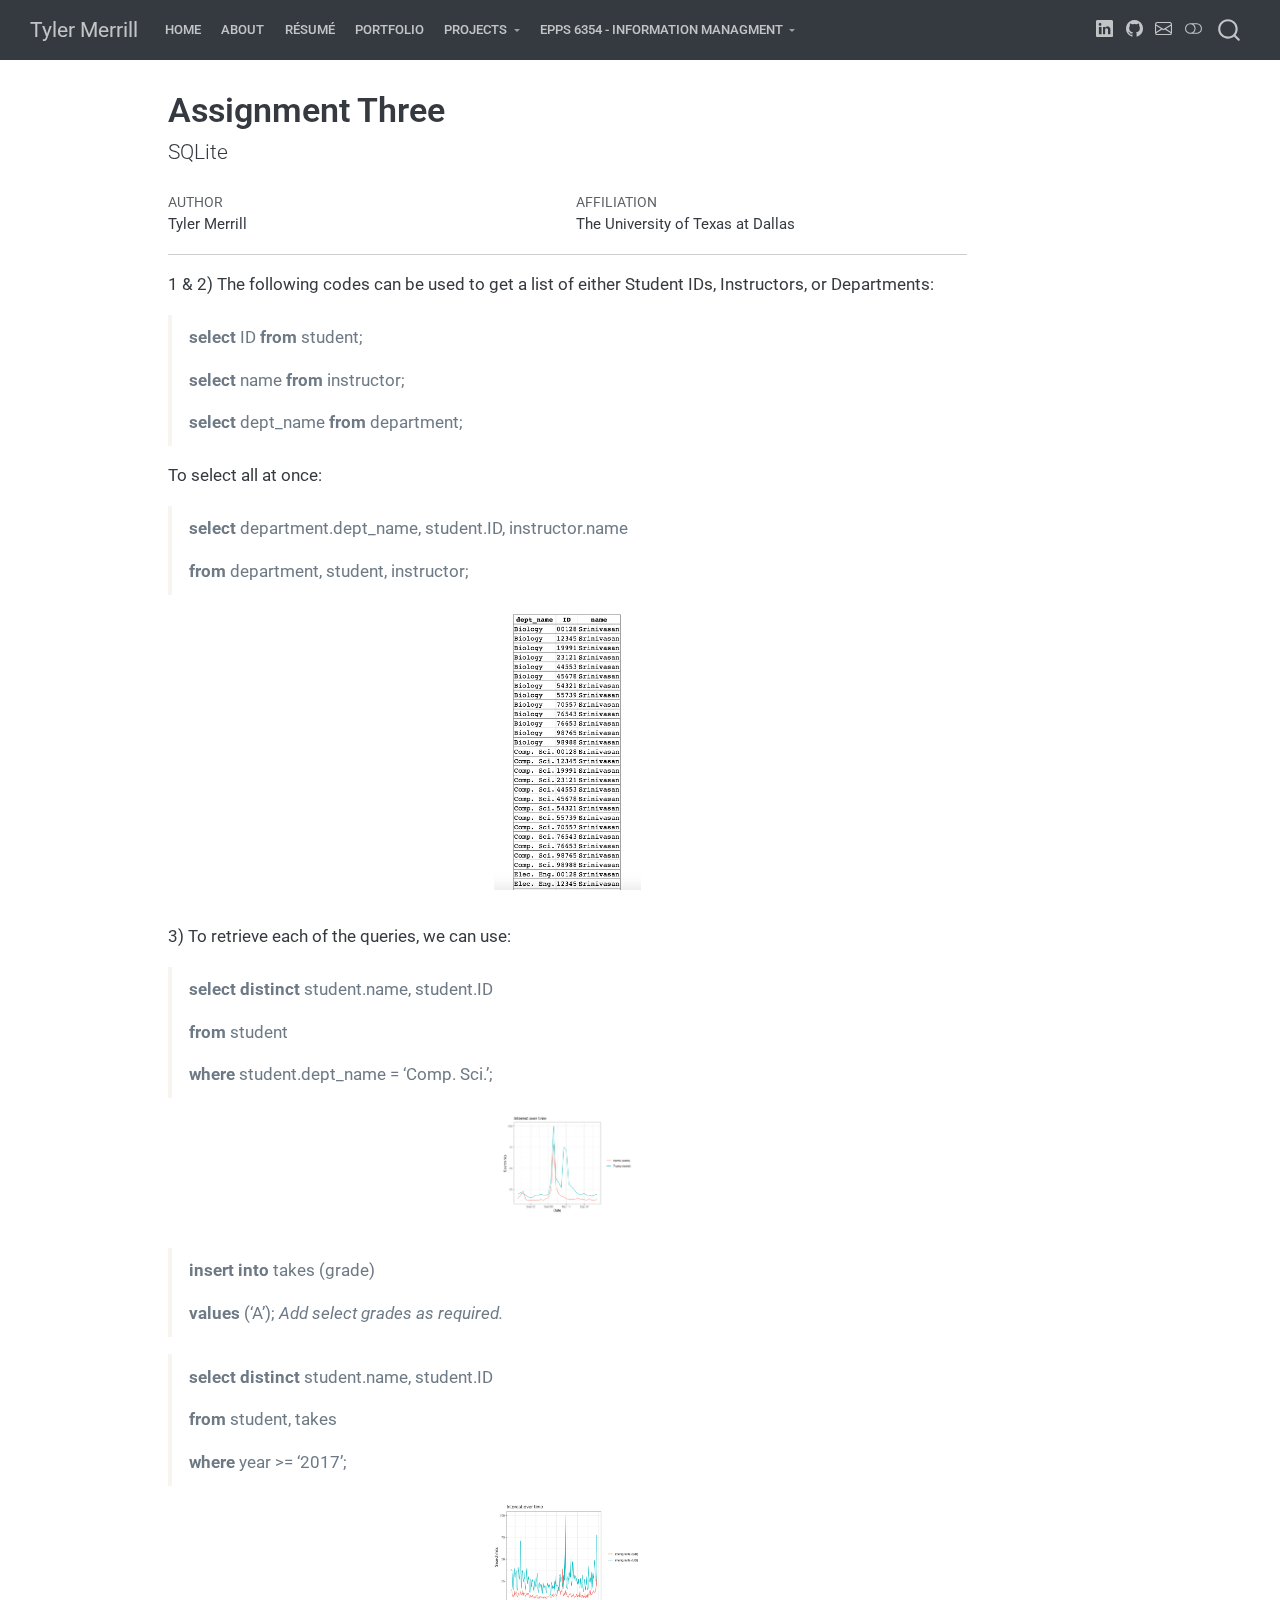
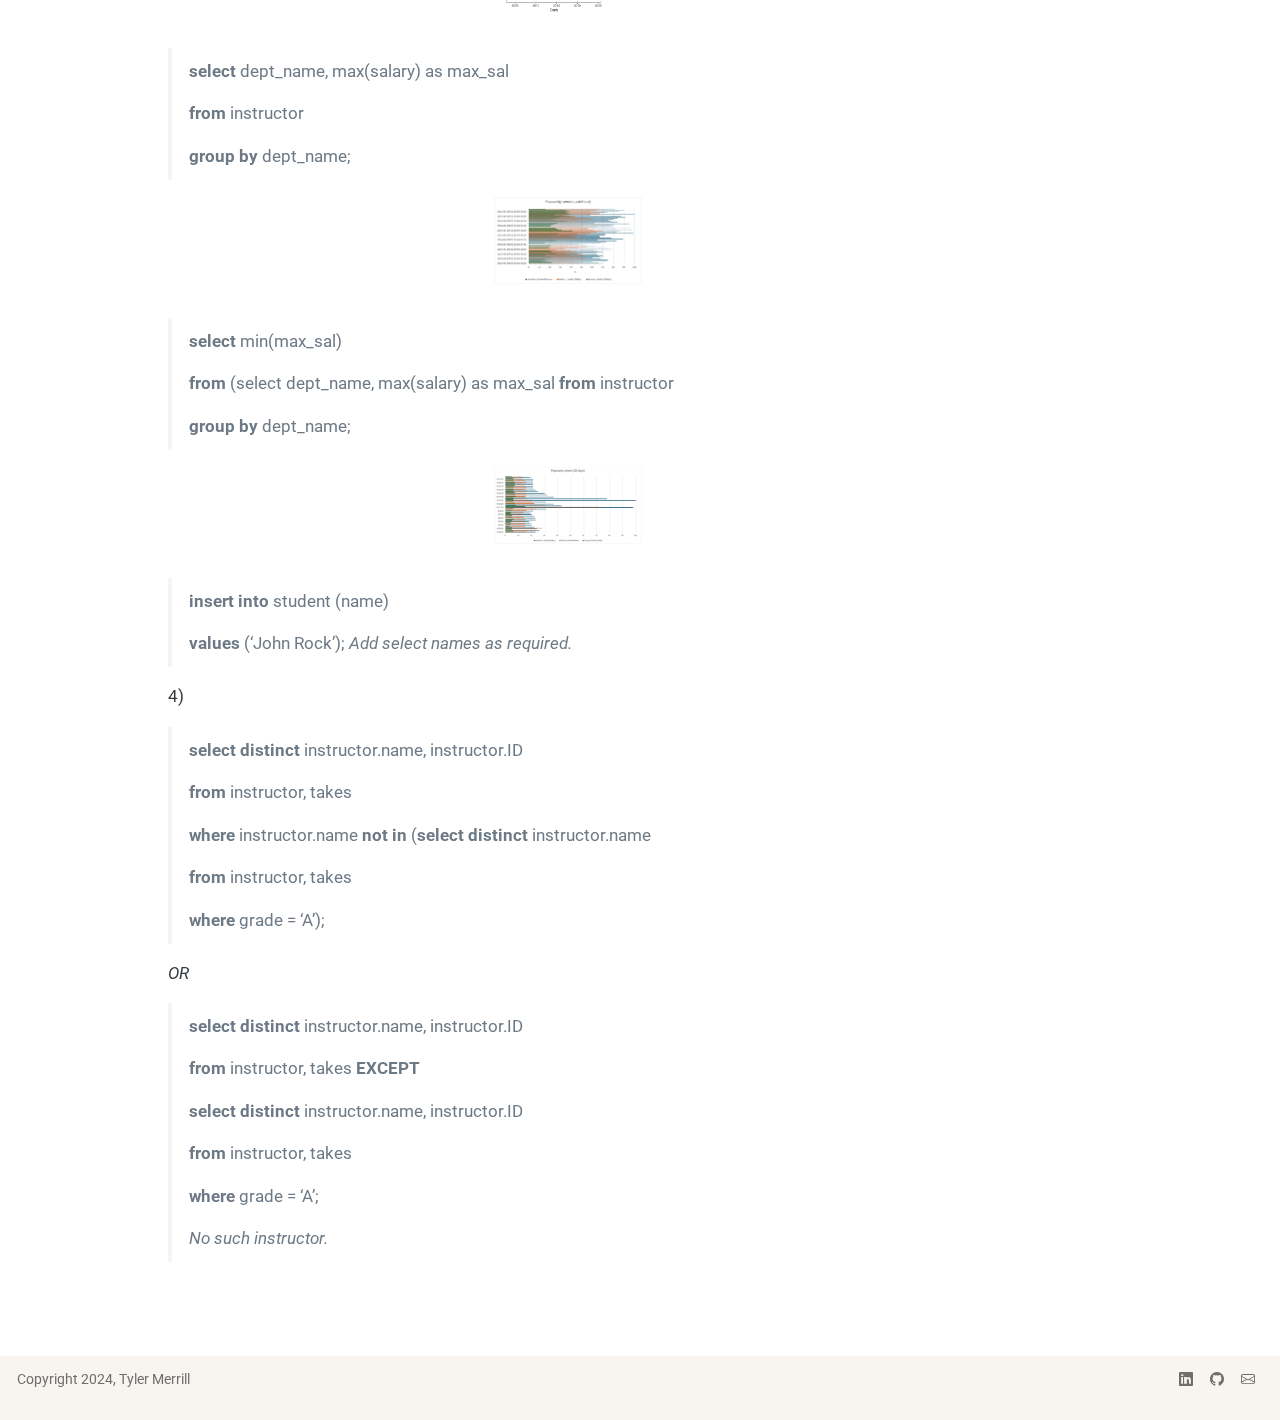
<file: Ansg_3_6354.html>
<!DOCTYPE html>
<html xmlns="http://www.w3.org/1999/xhtml" lang="en" xml:lang="en"><head>

<meta charset="utf-8">
<meta name="generator" content="quarto-1.5.57">

<meta name="viewport" content="width=device-width, initial-scale=1.0, user-scalable=yes">

<meta name="author" content="Tyler Merrill">

<title>Assignment Three – Tyler Merrill</title>
<style>
code{white-space: pre-wrap;}
span.smallcaps{font-variant: small-caps;}
div.columns{display: flex; gap: min(4vw, 1.5em);}
div.column{flex: auto; overflow-x: auto;}
div.hanging-indent{margin-left: 1.5em; text-indent: -1.5em;}
ul.task-list{list-style: none;}
ul.task-list li input[type="checkbox"] {
  width: 0.8em;
  margin: 0 0.8em 0.2em -1em; /* quarto-specific, see https://github.com/quarto-dev/quarto-cli/issues/4556 */ 
  vertical-align: middle;
}
</style>


<script src="site_libs/quarto-nav/quarto-nav.js"></script>
<script src="site_libs/quarto-nav/headroom.min.js"></script>
<script src="site_libs/clipboard/clipboard.min.js"></script>
<script src="site_libs/quarto-search/autocomplete.umd.js"></script>
<script src="site_libs/quarto-search/fuse.min.js"></script>
<script src="site_libs/quarto-search/quarto-search.js"></script>
<meta name="quarto:offset" content="./">
<link href="./scirate.png" rel="icon" type="image/png">
<script src="site_libs/quarto-html/quarto.js"></script>
<script src="site_libs/quarto-html/popper.min.js"></script>
<script src="site_libs/quarto-html/tippy.umd.min.js"></script>
<script src="site_libs/quarto-html/anchor.min.js"></script>
<link href="site_libs/quarto-html/tippy.css" rel="stylesheet">
<link href="site_libs/quarto-html/quarto-syntax-highlighting.css" rel="stylesheet" class="quarto-color-scheme" id="quarto-text-highlighting-styles">
<link href="site_libs/quarto-html/quarto-syntax-highlighting-dark.css" rel="prefetch" class="quarto-color-scheme quarto-color-alternate" id="quarto-text-highlighting-styles">
<script src="site_libs/bootstrap/bootstrap.min.js"></script>
<link href="site_libs/bootstrap/bootstrap-icons.css" rel="stylesheet">
<link href="site_libs/bootstrap/bootstrap.min.css" rel="stylesheet" class="quarto-color-scheme" id="quarto-bootstrap" data-mode="light">
<link href="site_libs/bootstrap/bootstrap-dark.min.css" rel="prefetch" class="quarto-color-scheme quarto-color-alternate" id="quarto-bootstrap" data-mode="light">
<script id="quarto-search-options" type="application/json">{
  "location": "navbar",
  "copy-button": false,
  "collapse-after": 3,
  "panel-placement": "end",
  "type": "overlay",
  "limit": 50,
  "keyboard-shortcut": [
    "f",
    "/",
    "s"
  ],
  "show-item-context": false,
  "language": {
    "search-no-results-text": "No results",
    "search-matching-documents-text": "matching documents",
    "search-copy-link-title": "Copy link to search",
    "search-hide-matches-text": "Hide additional matches",
    "search-more-match-text": "more match in this document",
    "search-more-matches-text": "more matches in this document",
    "search-clear-button-title": "Clear",
    "search-text-placeholder": "",
    "search-detached-cancel-button-title": "Cancel",
    "search-submit-button-title": "Submit",
    "search-label": "Search"
  }
}</script>


<link rel="stylesheet" href="styles.css">
</head>

<body class="nav-fixed">

<div id="quarto-search-results"></div>
  <header id="quarto-header" class="headroom fixed-top">
    <nav class="navbar navbar-expand-lg " data-bs-theme="dark">
      <div class="navbar-container container-fluid">
      <div class="navbar-brand-container mx-auto">
    <a class="navbar-brand" href="./index.html">
    <span class="navbar-title">Tyler Merrill</span>
    </a>
  </div>
            <div id="quarto-search" class="" title="Search"></div>
          <button class="navbar-toggler" type="button" data-bs-toggle="collapse" data-bs-target="#navbarCollapse" aria-controls="navbarCollapse" role="menu" aria-expanded="false" aria-label="Toggle navigation" onclick="if (window.quartoToggleHeadroom) { window.quartoToggleHeadroom(); }">
  <span class="navbar-toggler-icon"></span>
</button>
          <div class="collapse navbar-collapse" id="navbarCollapse">
            <ul class="navbar-nav navbar-nav-scroll me-auto">
  <li class="nav-item">
    <a class="nav-link" href="./index.html"> 
<span class="menu-text">Home</span></a>
  </li>  
  <li class="nav-item">
    <a class="nav-link" href="./about.html"> 
<span class="menu-text">About</span></a>
  </li>  
  <li class="nav-item">
    <a class="nav-link" href="./Tyler M - Résumé.pdf"> 
<span class="menu-text">Résumé</span></a>
  </li>  
  <li class="nav-item">
    <a class="nav-link" href="./research.html"> 
<span class="menu-text">Portfolio</span></a>
  </li>  
  <li class="nav-item dropdown ">
    <a class="nav-link dropdown-toggle" href="#" id="nav-menu-projects" role="link" data-bs-toggle="dropdown" aria-expanded="false">
 <span class="menu-text">Projects</span>
    </a>
    <ul class="dropdown-menu" aria-labelledby="nav-menu-projects">    
        <li>
    <a class="dropdown-item" href="./merrill_proposal.pdf">
 <span class="dropdown-text">EPPS 6354 - Project Proposal</span></a>
  </li>  
        <li>
    <a class="dropdown-item" href="./proj_prop.pdf">
 <span class="dropdown-text">EPPS 6354 - Project Proposal Presentation</span></a>
  </li>  
        <li>
    <a class="dropdown-item" href="./merrill_progressreport.pdf">
 <span class="dropdown-text">Progress Report</span></a>
  </li>  
        <li>
    <a class="dropdown-item" href="./prog_pres.pdf">
 <span class="dropdown-text">Progress Presentation</span></a>
  </li>  
    </ul>
  </li>
  <li class="nav-item dropdown ">
    <a class="nav-link dropdown-toggle" href="#" id="nav-menu-epps-6354---information-managment" role="link" data-bs-toggle="dropdown" aria-expanded="false">
 <span class="menu-text">EPPS 6354 - Information Managment</span>
    </a>
    <ul class="dropdown-menu" aria-labelledby="nav-menu-epps-6354---information-managment">    
        <li>
    <a class="dropdown-item" href="./Ansg_1_6354.html">
 <span class="dropdown-text">Assignment One</span></a>
  </li>  
        <li>
    <a class="dropdown-item" href="./Ansg_2_6354.html">
 <span class="dropdown-text">Assignment Two</span></a>
  </li>  
        <li>
    <a class="dropdown-item" href="./Ansg_3_6354.html">
 <span class="dropdown-text">Assignment Three</span></a>
  </li>  
        <li>
    <a class="dropdown-item" href="./Ansg_4_6354.html">
 <span class="dropdown-text">Assignment Four</span></a>
  </li>  
        <li>
    <a class="dropdown-item" href="./Ansg_5_6354.html">
 <span class="dropdown-text">Assignment Five</span></a>
  </li>  
        <li>
    <a class="dropdown-item" href="./Ansg_6_6354.html">
 <span class="dropdown-text">Assignment Six</span></a>
  </li>  
        <li>
    <a class="dropdown-item" href="./p9.html">
 <span class="dropdown-text">Shiny Workshop</span></a>
  </li>  
    </ul>
  </li>
</ul>
          </div> <!-- /navcollapse -->
            <div class="quarto-navbar-tools tools-wide">
    <a href="https://www.linkedin.com/in/tylermpro/" title="" class="quarto-navigation-tool px-1" aria-label=""><i class="bi bi-linkedin"></i></a>
    <a href="https://github.com/tylermerrill/tylermerrill.github.io" title="" class="quarto-navigation-tool px-1" aria-label=""><i class="bi bi-github"></i></a>
    <a href="mailto:Tyler.Merrill@UTDallas.edu" title="" class="quarto-navigation-tool px-1" aria-label=""><i class="bi bi-envelope"></i></a>
  <a href="" class="quarto-color-scheme-toggle quarto-navigation-tool  px-1" onclick="window.quartoToggleColorScheme(); return false;" title="Toggle dark mode"><i class="bi"></i></a>
</div>
      </div> <!-- /container-fluid -->
    </nav>
</header>
<!-- content -->
<div id="quarto-content" class="quarto-container page-columns page-rows-contents page-layout-article page-navbar">
<!-- sidebar -->
<!-- margin-sidebar -->
    <div id="quarto-margin-sidebar" class="sidebar margin-sidebar zindex-bottom">
        
    </div>
<!-- main -->
<main class="content" id="quarto-document-content">

<header id="title-block-header" class="quarto-title-block default">
<div class="quarto-title">
<h1 class="title">Assignment Three</h1>
<p class="subtitle lead">SQLite</p>
</div>


<div class="quarto-title-meta-author">
  <div class="quarto-title-meta-heading">Author</div>
  <div class="quarto-title-meta-heading">Affiliation</div>
  
    <div class="quarto-title-meta-contents">
    <p class="author">Tyler Merrill </p>
  </div>
  <div class="quarto-title-meta-contents">
        <p class="affiliation">
            The University of Texas at Dallas
          </p>
      </div>
  </div>

<div class="quarto-title-meta">

      
  
    
  </div>
  


</header>


<hr>
<p>1 &amp; 2) The following codes can be used to get a list of either Student IDs, Instructors, or Departments:</p>
<blockquote class="blockquote">
<p><strong>select</strong> ID <strong>from</strong> student;</p>
<p><strong>select</strong> name <strong>from</strong> instructor;</p>
<p><strong>select</strong> dept_name <strong>from</strong> department;</p>
</blockquote>
<p>To select all at once:</p>
<blockquote class="blockquote">
<p><strong>select</strong> department.dept_name, student.ID, instructor.name</p>
<p><strong>from</strong> department, student, instructor;</p>
</blockquote>
<div class="quarto-figure quarto-figure-center">
<figure class="figure">
<p><img src="images/t1.png" class="img-fluid quarto-figure quarto-figure-center figure-img" width="147"></p>
</figure>
</div>
<p>3) To retrieve each of the queries, we can use:</p>
<blockquote class="blockquote">
<p><strong>select distinct</strong> student.name, student.ID</p>
<p><strong>from</strong> student</p>
<p><strong>where</strong> student.dept_name = ‘Comp. Sci.’;</p>
</blockquote>
<div class="quarto-figure quarto-figure-center">
<figure class="figure">
<p><img src="images/t3.png" class="img-fluid quarto-figure quarto-figure-center figure-img" width="132"></p>
</figure>
</div>
<blockquote class="blockquote">
<p><strong>insert</strong> <strong>into</strong> takes (grade)</p>
<p><strong>values</strong> (‘A’); <em>Add select grades as required.</em></p>
</blockquote>
<blockquote class="blockquote">
<p><strong>select</strong> <strong>distinct</strong> student.name, student.ID</p>
<p><strong>from</strong> student, takes</p>
<p><strong>where</strong> year &gt;= ‘2017’;</p>
</blockquote>
<div class="quarto-figure quarto-figure-center">
<figure class="figure">
<p><img src="images/t4.png" class="img-fluid quarto-figure quarto-figure-center figure-img" width="149"></p>
</figure>
</div>
<blockquote class="blockquote">
<p><strong>select</strong> dept_name, max(salary) as max_sal</p>
<p><strong>from</strong> instructor</p>
<p><strong>group by</strong> dept_name;</p>
</blockquote>
<div class="quarto-figure quarto-figure-center">
<figure class="figure">
<p><img src="images/t5.png" class="img-fluid quarto-figure quarto-figure-center figure-img" width="148"></p>
</figure>
</div>
<blockquote class="blockquote">
<p><strong>select</strong> min(max_sal)</p>
<p><strong>from</strong> (select dept_name, max(salary) as max_sal <strong>from</strong> instructor</p>
<p><strong>group by</strong> dept_name;</p>
</blockquote>
<div class="quarto-figure quarto-figure-center">
<figure class="figure">
<p><img src="images/t6.png" class="img-fluid quarto-figure quarto-figure-center figure-img" width="148"></p>
</figure>
</div>
<blockquote class="blockquote">
<p><strong>insert into</strong> student (name)</p>
<p><strong>values</strong> (‘John Rock’); <em>Add select names as required.</em></p>
</blockquote>
<p>4)</p>
<blockquote class="blockquote">
<p><strong>select distinct</strong> instructor.name, instructor.ID</p>
<p><strong>from</strong> instructor, takes</p>
<p><strong>where</strong> instructor.name <strong>not in</strong> (<strong>select distinct</strong> instructor.name</p>
<p><strong>from</strong> instructor, takes</p>
<p><strong>where</strong> grade = ‘A’);</p>
</blockquote>
<p><em>OR</em></p>
<blockquote class="blockquote">
<p><strong>select</strong> <strong>distinct</strong> instructor.name, instructor.ID</p>
<p><strong>from</strong> instructor, takes <strong>EXCEPT</strong></p>
<p><strong>select distinct</strong> instructor.name, instructor.ID</p>
<p><strong>from</strong> instructor, takes</p>
<p><strong>where</strong> grade = ‘A’;</p>
<p><em>No such instructor.</em></p>
</blockquote>



</main> <!-- /main -->
<script id="quarto-html-after-body" type="application/javascript">
window.document.addEventListener("DOMContentLoaded", function (event) {
  const toggleBodyColorMode = (bsSheetEl) => {
    const mode = bsSheetEl.getAttribute("data-mode");
    const bodyEl = window.document.querySelector("body");
    if (mode === "dark") {
      bodyEl.classList.add("quarto-dark");
      bodyEl.classList.remove("quarto-light");
    } else {
      bodyEl.classList.add("quarto-light");
      bodyEl.classList.remove("quarto-dark");
    }
  }
  const toggleBodyColorPrimary = () => {
    const bsSheetEl = window.document.querySelector("link#quarto-bootstrap");
    if (bsSheetEl) {
      toggleBodyColorMode(bsSheetEl);
    }
  }
  toggleBodyColorPrimary();  
  const disableStylesheet = (stylesheets) => {
    for (let i=0; i < stylesheets.length; i++) {
      const stylesheet = stylesheets[i];
      stylesheet.rel = 'prefetch';
    }
  }
  const enableStylesheet = (stylesheets) => {
    for (let i=0; i < stylesheets.length; i++) {
      const stylesheet = stylesheets[i];
      stylesheet.rel = 'stylesheet';
    }
  }
  const manageTransitions = (selector, allowTransitions) => {
    const els = window.document.querySelectorAll(selector);
    for (let i=0; i < els.length; i++) {
      const el = els[i];
      if (allowTransitions) {
        el.classList.remove('notransition');
      } else {
        el.classList.add('notransition');
      }
    }
  }
  const toggleGiscusIfUsed = (isAlternate, darkModeDefault) => {
    const baseTheme = document.querySelector('#giscus-base-theme')?.value ?? 'light';
    const alternateTheme = document.querySelector('#giscus-alt-theme')?.value ?? 'dark';
    let newTheme = '';
    if(darkModeDefault) {
      newTheme = isAlternate ? baseTheme : alternateTheme;
    } else {
      newTheme = isAlternate ? alternateTheme : baseTheme;
    }
    const changeGiscusTheme = () => {
      // From: https://github.com/giscus/giscus/issues/336
      const sendMessage = (message) => {
        const iframe = document.querySelector('iframe.giscus-frame');
        if (!iframe) return;
        iframe.contentWindow.postMessage({ giscus: message }, 'https://giscus.app');
      }
      sendMessage({
        setConfig: {
          theme: newTheme
        }
      });
    }
    const isGiscussLoaded = window.document.querySelector('iframe.giscus-frame') !== null;
    if (isGiscussLoaded) {
      changeGiscusTheme();
    }
  }
  const toggleColorMode = (alternate) => {
    // Switch the stylesheets
    const alternateStylesheets = window.document.querySelectorAll('link.quarto-color-scheme.quarto-color-alternate');
    manageTransitions('#quarto-margin-sidebar .nav-link', false);
    if (alternate) {
      enableStylesheet(alternateStylesheets);
      for (const sheetNode of alternateStylesheets) {
        if (sheetNode.id === "quarto-bootstrap") {
          toggleBodyColorMode(sheetNode);
        }
      }
    } else {
      disableStylesheet(alternateStylesheets);
      toggleBodyColorPrimary();
    }
    manageTransitions('#quarto-margin-sidebar .nav-link', true);
    // Switch the toggles
    const toggles = window.document.querySelectorAll('.quarto-color-scheme-toggle');
    for (let i=0; i < toggles.length; i++) {
      const toggle = toggles[i];
      if (toggle) {
        if (alternate) {
          toggle.classList.add("alternate");     
        } else {
          toggle.classList.remove("alternate");
        }
      }
    }
    // Hack to workaround the fact that safari doesn't
    // properly recolor the scrollbar when toggling (#1455)
    if (navigator.userAgent.indexOf('Safari') > 0 && navigator.userAgent.indexOf('Chrome') == -1) {
      manageTransitions("body", false);
      window.scrollTo(0, 1);
      setTimeout(() => {
        window.scrollTo(0, 0);
        manageTransitions("body", true);
      }, 40);  
    }
  }
  const isFileUrl = () => { 
    return window.location.protocol === 'file:';
  }
  const hasAlternateSentinel = () => {  
    let styleSentinel = getColorSchemeSentinel();
    if (styleSentinel !== null) {
      return styleSentinel === "alternate";
    } else {
      return false;
    }
  }
  const setStyleSentinel = (alternate) => {
    const value = alternate ? "alternate" : "default";
    if (!isFileUrl()) {
      window.localStorage.setItem("quarto-color-scheme", value);
    } else {
      localAlternateSentinel = value;
    }
  }
  const getColorSchemeSentinel = () => {
    if (!isFileUrl()) {
      const storageValue = window.localStorage.getItem("quarto-color-scheme");
      return storageValue != null ? storageValue : localAlternateSentinel;
    } else {
      return localAlternateSentinel;
    }
  }
  const darkModeDefault = false;
  let localAlternateSentinel = darkModeDefault ? 'alternate' : 'default';
  // Dark / light mode switch
  window.quartoToggleColorScheme = () => {
    // Read the current dark / light value 
    let toAlternate = !hasAlternateSentinel();
    toggleColorMode(toAlternate);
    setStyleSentinel(toAlternate);
    toggleGiscusIfUsed(toAlternate, darkModeDefault);
  };
  // Ensure there is a toggle, if there isn't float one in the top right
  if (window.document.querySelector('.quarto-color-scheme-toggle') === null) {
    const a = window.document.createElement('a');
    a.classList.add('top-right');
    a.classList.add('quarto-color-scheme-toggle');
    a.href = "";
    a.onclick = function() { try { window.quartoToggleColorScheme(); } catch {} return false; };
    const i = window.document.createElement("i");
    i.classList.add('bi');
    a.appendChild(i);
    window.document.body.appendChild(a);
  }
  // Switch to dark mode if need be
  if (hasAlternateSentinel()) {
    toggleColorMode(true);
  } else {
    toggleColorMode(false);
  }
  const icon = "";
  const anchorJS = new window.AnchorJS();
  anchorJS.options = {
    placement: 'right',
    icon: icon
  };
  anchorJS.add('.anchored');
  const isCodeAnnotation = (el) => {
    for (const clz of el.classList) {
      if (clz.startsWith('code-annotation-')) {                     
        return true;
      }
    }
    return false;
  }
  const onCopySuccess = function(e) {
    // button target
    const button = e.trigger;
    // don't keep focus
    button.blur();
    // flash "checked"
    button.classList.add('code-copy-button-checked');
    var currentTitle = button.getAttribute("title");
    button.setAttribute("title", "Copied!");
    let tooltip;
    if (window.bootstrap) {
      button.setAttribute("data-bs-toggle", "tooltip");
      button.setAttribute("data-bs-placement", "left");
      button.setAttribute("data-bs-title", "Copied!");
      tooltip = new bootstrap.Tooltip(button, 
        { trigger: "manual", 
          customClass: "code-copy-button-tooltip",
          offset: [0, -8]});
      tooltip.show();    
    }
    setTimeout(function() {
      if (tooltip) {
        tooltip.hide();
        button.removeAttribute("data-bs-title");
        button.removeAttribute("data-bs-toggle");
        button.removeAttribute("data-bs-placement");
      }
      button.setAttribute("title", currentTitle);
      button.classList.remove('code-copy-button-checked');
    }, 1000);
    // clear code selection
    e.clearSelection();
  }
  const getTextToCopy = function(trigger) {
      const codeEl = trigger.previousElementSibling.cloneNode(true);
      for (const childEl of codeEl.children) {
        if (isCodeAnnotation(childEl)) {
          childEl.remove();
        }
      }
      return codeEl.innerText;
  }
  const clipboard = new window.ClipboardJS('.code-copy-button:not([data-in-quarto-modal])', {
    text: getTextToCopy
  });
  clipboard.on('success', onCopySuccess);
  if (window.document.getElementById('quarto-embedded-source-code-modal')) {
    // For code content inside modals, clipBoardJS needs to be initialized with a container option
    // TODO: Check when it could be a function (https://github.com/zenorocha/clipboard.js/issues/860)
    const clipboardModal = new window.ClipboardJS('.code-copy-button[data-in-quarto-modal]', {
      text: getTextToCopy,
      container: window.document.getElementById('quarto-embedded-source-code-modal')
    });
    clipboardModal.on('success', onCopySuccess);
  }
    var localhostRegex = new RegExp(/^(?:http|https):\/\/localhost\:?[0-9]*\//);
    var mailtoRegex = new RegExp(/^mailto:/);
      var filterRegex = new RegExp('/' + window.location.host + '/');
    var isInternal = (href) => {
        return filterRegex.test(href) || localhostRegex.test(href) || mailtoRegex.test(href);
    }
    // Inspect non-navigation links and adorn them if external
 	var links = window.document.querySelectorAll('a[href]:not(.nav-link):not(.navbar-brand):not(.toc-action):not(.sidebar-link):not(.sidebar-item-toggle):not(.pagination-link):not(.no-external):not([aria-hidden]):not(.dropdown-item):not(.quarto-navigation-tool):not(.about-link)');
    for (var i=0; i<links.length; i++) {
      const link = links[i];
      if (!isInternal(link.href)) {
        // undo the damage that might have been done by quarto-nav.js in the case of
        // links that we want to consider external
        if (link.dataset.originalHref !== undefined) {
          link.href = link.dataset.originalHref;
        }
      }
    }
  function tippyHover(el, contentFn, onTriggerFn, onUntriggerFn) {
    const config = {
      allowHTML: true,
      maxWidth: 500,
      delay: 100,
      arrow: false,
      appendTo: function(el) {
          return el.parentElement;
      },
      interactive: true,
      interactiveBorder: 10,
      theme: 'quarto',
      placement: 'bottom-start',
    };
    if (contentFn) {
      config.content = contentFn;
    }
    if (onTriggerFn) {
      config.onTrigger = onTriggerFn;
    }
    if (onUntriggerFn) {
      config.onUntrigger = onUntriggerFn;
    }
    window.tippy(el, config); 
  }
  const noterefs = window.document.querySelectorAll('a[role="doc-noteref"]');
  for (var i=0; i<noterefs.length; i++) {
    const ref = noterefs[i];
    tippyHover(ref, function() {
      // use id or data attribute instead here
      let href = ref.getAttribute('data-footnote-href') || ref.getAttribute('href');
      try { href = new URL(href).hash; } catch {}
      const id = href.replace(/^#\/?/, "");
      const note = window.document.getElementById(id);
      if (note) {
        return note.innerHTML;
      } else {
        return "";
      }
    });
  }
  const xrefs = window.document.querySelectorAll('a.quarto-xref');
  const processXRef = (id, note) => {
    // Strip column container classes
    const stripColumnClz = (el) => {
      el.classList.remove("page-full", "page-columns");
      if (el.children) {
        for (const child of el.children) {
          stripColumnClz(child);
        }
      }
    }
    stripColumnClz(note)
    if (id === null || id.startsWith('sec-')) {
      // Special case sections, only their first couple elements
      const container = document.createElement("div");
      if (note.children && note.children.length > 2) {
        container.appendChild(note.children[0].cloneNode(true));
        for (let i = 1; i < note.children.length; i++) {
          const child = note.children[i];
          if (child.tagName === "P" && child.innerText === "") {
            continue;
          } else {
            container.appendChild(child.cloneNode(true));
            break;
          }
        }
        if (window.Quarto?.typesetMath) {
          window.Quarto.typesetMath(container);
        }
        return container.innerHTML
      } else {
        if (window.Quarto?.typesetMath) {
          window.Quarto.typesetMath(note);
        }
        return note.innerHTML;
      }
    } else {
      // Remove any anchor links if they are present
      const anchorLink = note.querySelector('a.anchorjs-link');
      if (anchorLink) {
        anchorLink.remove();
      }
      if (window.Quarto?.typesetMath) {
        window.Quarto.typesetMath(note);
      }
      // TODO in 1.5, we should make sure this works without a callout special case
      if (note.classList.contains("callout")) {
        return note.outerHTML;
      } else {
        return note.innerHTML;
      }
    }
  }
  for (var i=0; i<xrefs.length; i++) {
    const xref = xrefs[i];
    tippyHover(xref, undefined, function(instance) {
      instance.disable();
      let url = xref.getAttribute('href');
      let hash = undefined; 
      if (url.startsWith('#')) {
        hash = url;
      } else {
        try { hash = new URL(url).hash; } catch {}
      }
      if (hash) {
        const id = hash.replace(/^#\/?/, "");
        const note = window.document.getElementById(id);
        if (note !== null) {
          try {
            const html = processXRef(id, note.cloneNode(true));
            instance.setContent(html);
          } finally {
            instance.enable();
            instance.show();
          }
        } else {
          // See if we can fetch this
          fetch(url.split('#')[0])
          .then(res => res.text())
          .then(html => {
            const parser = new DOMParser();
            const htmlDoc = parser.parseFromString(html, "text/html");
            const note = htmlDoc.getElementById(id);
            if (note !== null) {
              const html = processXRef(id, note);
              instance.setContent(html);
            } 
          }).finally(() => {
            instance.enable();
            instance.show();
          });
        }
      } else {
        // See if we can fetch a full url (with no hash to target)
        // This is a special case and we should probably do some content thinning / targeting
        fetch(url)
        .then(res => res.text())
        .then(html => {
          const parser = new DOMParser();
          const htmlDoc = parser.parseFromString(html, "text/html");
          const note = htmlDoc.querySelector('main.content');
          if (note !== null) {
            // This should only happen for chapter cross references
            // (since there is no id in the URL)
            // remove the first header
            if (note.children.length > 0 && note.children[0].tagName === "HEADER") {
              note.children[0].remove();
            }
            const html = processXRef(null, note);
            instance.setContent(html);
          } 
        }).finally(() => {
          instance.enable();
          instance.show();
        });
      }
    }, function(instance) {
    });
  }
      let selectedAnnoteEl;
      const selectorForAnnotation = ( cell, annotation) => {
        let cellAttr = 'data-code-cell="' + cell + '"';
        let lineAttr = 'data-code-annotation="' +  annotation + '"';
        const selector = 'span[' + cellAttr + '][' + lineAttr + ']';
        return selector;
      }
      const selectCodeLines = (annoteEl) => {
        const doc = window.document;
        const targetCell = annoteEl.getAttribute("data-target-cell");
        const targetAnnotation = annoteEl.getAttribute("data-target-annotation");
        const annoteSpan = window.document.querySelector(selectorForAnnotation(targetCell, targetAnnotation));
        const lines = annoteSpan.getAttribute("data-code-lines").split(",");
        const lineIds = lines.map((line) => {
          return targetCell + "-" + line;
        })
        let top = null;
        let height = null;
        let parent = null;
        if (lineIds.length > 0) {
            //compute the position of the single el (top and bottom and make a div)
            const el = window.document.getElementById(lineIds[0]);
            top = el.offsetTop;
            height = el.offsetHeight;
            parent = el.parentElement.parentElement;
          if (lineIds.length > 1) {
            const lastEl = window.document.getElementById(lineIds[lineIds.length - 1]);
            const bottom = lastEl.offsetTop + lastEl.offsetHeight;
            height = bottom - top;
          }
          if (top !== null && height !== null && parent !== null) {
            // cook up a div (if necessary) and position it 
            let div = window.document.getElementById("code-annotation-line-highlight");
            if (div === null) {
              div = window.document.createElement("div");
              div.setAttribute("id", "code-annotation-line-highlight");
              div.style.position = 'absolute';
              parent.appendChild(div);
            }
            div.style.top = top - 2 + "px";
            div.style.height = height + 4 + "px";
            div.style.left = 0;
            let gutterDiv = window.document.getElementById("code-annotation-line-highlight-gutter");
            if (gutterDiv === null) {
              gutterDiv = window.document.createElement("div");
              gutterDiv.setAttribute("id", "code-annotation-line-highlight-gutter");
              gutterDiv.style.position = 'absolute';
              const codeCell = window.document.getElementById(targetCell);
              const gutter = codeCell.querySelector('.code-annotation-gutter');
              gutter.appendChild(gutterDiv);
            }
            gutterDiv.style.top = top - 2 + "px";
            gutterDiv.style.height = height + 4 + "px";
          }
          selectedAnnoteEl = annoteEl;
        }
      };
      const unselectCodeLines = () => {
        const elementsIds = ["code-annotation-line-highlight", "code-annotation-line-highlight-gutter"];
        elementsIds.forEach((elId) => {
          const div = window.document.getElementById(elId);
          if (div) {
            div.remove();
          }
        });
        selectedAnnoteEl = undefined;
      };
        // Handle positioning of the toggle
    window.addEventListener(
      "resize",
      throttle(() => {
        elRect = undefined;
        if (selectedAnnoteEl) {
          selectCodeLines(selectedAnnoteEl);
        }
      }, 10)
    );
    function throttle(fn, ms) {
    let throttle = false;
    let timer;
      return (...args) => {
        if(!throttle) { // first call gets through
            fn.apply(this, args);
            throttle = true;
        } else { // all the others get throttled
            if(timer) clearTimeout(timer); // cancel #2
            timer = setTimeout(() => {
              fn.apply(this, args);
              timer = throttle = false;
            }, ms);
        }
      };
    }
      // Attach click handler to the DT
      const annoteDls = window.document.querySelectorAll('dt[data-target-cell]');
      for (const annoteDlNode of annoteDls) {
        annoteDlNode.addEventListener('click', (event) => {
          const clickedEl = event.target;
          if (clickedEl !== selectedAnnoteEl) {
            unselectCodeLines();
            const activeEl = window.document.querySelector('dt[data-target-cell].code-annotation-active');
            if (activeEl) {
              activeEl.classList.remove('code-annotation-active');
            }
            selectCodeLines(clickedEl);
            clickedEl.classList.add('code-annotation-active');
          } else {
            // Unselect the line
            unselectCodeLines();
            clickedEl.classList.remove('code-annotation-active');
          }
        });
      }
  const findCites = (el) => {
    const parentEl = el.parentElement;
    if (parentEl) {
      const cites = parentEl.dataset.cites;
      if (cites) {
        return {
          el,
          cites: cites.split(' ')
        };
      } else {
        return findCites(el.parentElement)
      }
    } else {
      return undefined;
    }
  };
  var bibliorefs = window.document.querySelectorAll('a[role="doc-biblioref"]');
  for (var i=0; i<bibliorefs.length; i++) {
    const ref = bibliorefs[i];
    const citeInfo = findCites(ref);
    if (citeInfo) {
      tippyHover(citeInfo.el, function() {
        var popup = window.document.createElement('div');
        citeInfo.cites.forEach(function(cite) {
          var citeDiv = window.document.createElement('div');
          citeDiv.classList.add('hanging-indent');
          citeDiv.classList.add('csl-entry');
          var biblioDiv = window.document.getElementById('ref-' + cite);
          if (biblioDiv) {
            citeDiv.innerHTML = biblioDiv.innerHTML;
          }
          popup.appendChild(citeDiv);
        });
        return popup.innerHTML;
      });
    }
  }
});
</script>
</div> <!-- /content -->
<footer class="footer">
  <div class="nav-footer">
    <div class="nav-footer-left">
      <ul class="footer-items list-unstyled">
    <li class="nav-item">
 Copyright 2024, Tyler Merrill
  </li>  
</ul>
    </div>   
    <div class="nav-footer-center">
      &nbsp;
    </div>
    <div class="nav-footer-right">
      <ul class="footer-items list-unstyled">
    <li class="nav-item compact">
    <a class="nav-link" href="https://www.linkedin.com/in/tylermpro/">
      <i class="bi bi-linkedin" role="img">
</i> 
    </a>
  </li>  
    <li class="nav-item compact">
    <a class="nav-link" href="https://github.com/tylermerrill/tylermerrill.github.io">
      <i class="bi bi-github" role="img">
</i> 
    </a>
  </li>  
    <li class="nav-item compact">
    <a class="nav-link" href="mailto:Tyler.Merrill@UTDallas.edu">
      <i class="bi bi-envelope" role="img">
</i> 
    </a>
  </li>  
</ul>
    </div>
  </div>
</footer>




</body></html>
</file>
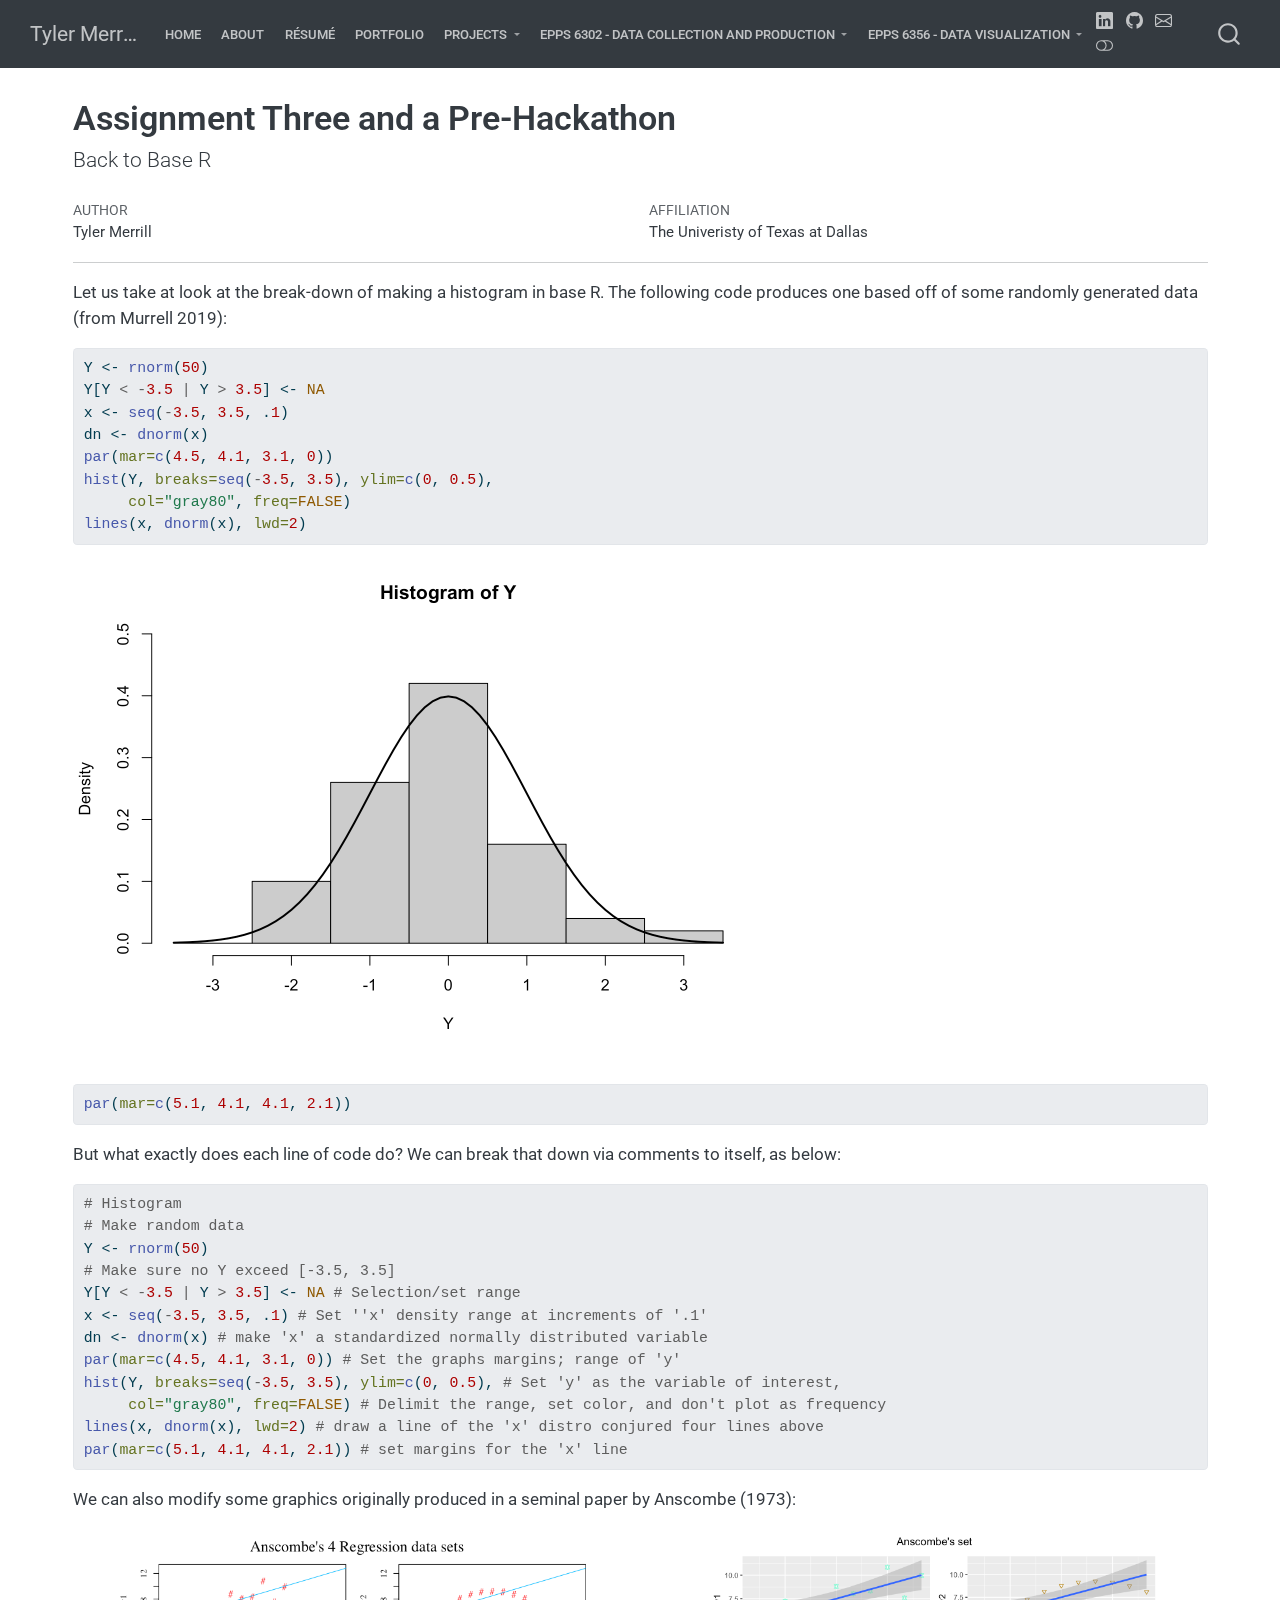
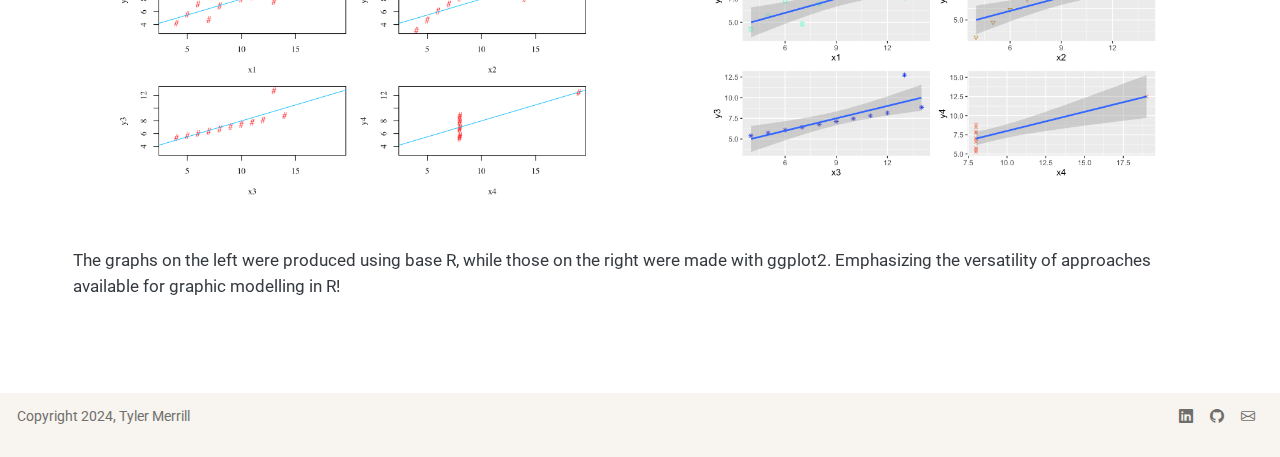
<file: Ansg_3_6356.html>
<!DOCTYPE html>
<html xmlns="http://www.w3.org/1999/xhtml" lang="en" xml:lang="en"><head>

<meta charset="utf-8">
<meta name="generator" content="quarto-1.5.57">

<meta name="viewport" content="width=device-width, initial-scale=1.0, user-scalable=yes">

<meta name="author" content="Tyler Merrill">

<title>Assignment Three and a Pre-Hackathon – Tyler Merrill</title>
<style>
code{white-space: pre-wrap;}
span.smallcaps{font-variant: small-caps;}
div.columns{display: flex; gap: min(4vw, 1.5em);}
div.column{flex: auto; overflow-x: auto;}
div.hanging-indent{margin-left: 1.5em; text-indent: -1.5em;}
ul.task-list{list-style: none;}
ul.task-list li input[type="checkbox"] {
  width: 0.8em;
  margin: 0 0.8em 0.2em -1em; /* quarto-specific, see https://github.com/quarto-dev/quarto-cli/issues/4556 */ 
  vertical-align: middle;
}
/* CSS for syntax highlighting */
pre > code.sourceCode { white-space: pre; position: relative; }
pre > code.sourceCode > span { line-height: 1.25; }
pre > code.sourceCode > span:empty { height: 1.2em; }
.sourceCode { overflow: visible; }
code.sourceCode > span { color: inherit; text-decoration: inherit; }
div.sourceCode { margin: 1em 0; }
pre.sourceCode { margin: 0; }
@media screen {
div.sourceCode { overflow: auto; }
}
@media print {
pre > code.sourceCode { white-space: pre-wrap; }
pre > code.sourceCode > span { display: inline-block; text-indent: -5em; padding-left: 5em; }
}
pre.numberSource code
  { counter-reset: source-line 0; }
pre.numberSource code > span
  { position: relative; left: -4em; counter-increment: source-line; }
pre.numberSource code > span > a:first-child::before
  { content: counter(source-line);
    position: relative; left: -1em; text-align: right; vertical-align: baseline;
    border: none; display: inline-block;
    -webkit-touch-callout: none; -webkit-user-select: none;
    -khtml-user-select: none; -moz-user-select: none;
    -ms-user-select: none; user-select: none;
    padding: 0 4px; width: 4em;
  }
pre.numberSource { margin-left: 3em;  padding-left: 4px; }
div.sourceCode
  {   }
@media screen {
pre > code.sourceCode > span > a:first-child::before { text-decoration: underline; }
}
</style>


<script src="site_libs/quarto-nav/quarto-nav.js"></script>
<script src="site_libs/quarto-nav/headroom.min.js"></script>
<script src="site_libs/clipboard/clipboard.min.js"></script>
<script src="site_libs/quarto-search/autocomplete.umd.js"></script>
<script src="site_libs/quarto-search/fuse.min.js"></script>
<script src="site_libs/quarto-search/quarto-search.js"></script>
<meta name="quarto:offset" content="./">
<link href="./gruk.png" rel="icon" type="image/png">
<script src="site_libs/quarto-html/quarto.js"></script>
<script src="site_libs/quarto-html/popper.min.js"></script>
<script src="site_libs/quarto-html/tippy.umd.min.js"></script>
<script src="site_libs/quarto-html/anchor.min.js"></script>
<link href="site_libs/quarto-html/tippy.css" rel="stylesheet">
<link href="site_libs/quarto-html/quarto-syntax-highlighting.css" rel="stylesheet" class="quarto-color-scheme" id="quarto-text-highlighting-styles">
<link href="site_libs/quarto-html/quarto-syntax-highlighting-dark.css" rel="prefetch" class="quarto-color-scheme quarto-color-alternate" id="quarto-text-highlighting-styles">
<script src="site_libs/bootstrap/bootstrap.min.js"></script>
<link href="site_libs/bootstrap/bootstrap-icons.css" rel="stylesheet">
<link href="site_libs/bootstrap/bootstrap.min.css" rel="stylesheet" class="quarto-color-scheme" id="quarto-bootstrap" data-mode="light">
<link href="site_libs/bootstrap/bootstrap-dark.min.css" rel="prefetch" class="quarto-color-scheme quarto-color-alternate" id="quarto-bootstrap" data-mode="light">
<script id="quarto-search-options" type="application/json">{
  "location": "navbar",
  "copy-button": false,
  "collapse-after": 3,
  "panel-placement": "end",
  "type": "overlay",
  "limit": 50,
  "keyboard-shortcut": [
    "f",
    "/",
    "s"
  ],
  "show-item-context": false,
  "language": {
    "search-no-results-text": "No results",
    "search-matching-documents-text": "matching documents",
    "search-copy-link-title": "Copy link to search",
    "search-hide-matches-text": "Hide additional matches",
    "search-more-match-text": "more match in this document",
    "search-more-matches-text": "more matches in this document",
    "search-clear-button-title": "Clear",
    "search-text-placeholder": "",
    "search-detached-cancel-button-title": "Cancel",
    "search-submit-button-title": "Submit",
    "search-label": "Search"
  }
}</script>


<link rel="stylesheet" href="styles.css">
</head>

<body class="nav-fixed">

<div id="quarto-search-results"></div>
  <header id="quarto-header" class="headroom fixed-top">
    <nav class="navbar navbar-expand-lg " data-bs-theme="dark">
      <div class="navbar-container container-fluid">
      <div class="navbar-brand-container mx-auto">
    <a class="navbar-brand" href="./index.html">
    <span class="navbar-title">Tyler Merrill</span>
    </a>
  </div>
            <div id="quarto-search" class="" title="Search"></div>
          <button class="navbar-toggler" type="button" data-bs-toggle="collapse" data-bs-target="#navbarCollapse" aria-controls="navbarCollapse" role="menu" aria-expanded="false" aria-label="Toggle navigation" onclick="if (window.quartoToggleHeadroom) { window.quartoToggleHeadroom(); }">
  <span class="navbar-toggler-icon"></span>
</button>
          <div class="collapse navbar-collapse" id="navbarCollapse">
            <ul class="navbar-nav navbar-nav-scroll me-auto">
  <li class="nav-item">
    <a class="nav-link" href="./index.html"> 
<span class="menu-text">Home</span></a>
  </li>  
  <li class="nav-item">
    <a class="nav-link" href="./about.html"> 
<span class="menu-text">About</span></a>
  </li>  
  <li class="nav-item">
    <a class="nav-link" href="./Tyler M - Résumé.pdf"> 
<span class="menu-text">Résumé</span></a>
  </li>  
  <li class="nav-item">
    <a class="nav-link" href="./research.html"> 
<span class="menu-text">Portfolio</span></a>
  </li>  
  <li class="nav-item dropdown ">
    <a class="nav-link dropdown-toggle" href="#" id="nav-menu-projects" role="link" data-bs-toggle="dropdown" aria-expanded="false">
 <span class="menu-text">Projects</span>
    </a>
    <ul class="dropdown-menu" aria-labelledby="nav-menu-projects">    
        <li>
    <a class="dropdown-item" href="./project.html">
 <span class="dropdown-text">EPPS 6302 - Final Project</span></a>
  </li>  
        <li>
    <a class="dropdown-item" href="./project2.html">
 <span class="dropdown-text">EPPS 6356 - Final Project</span></a>
  </li>  
        <li>
    <a class="dropdown-item" href="./6317.pdf">
 <span class="dropdown-text">EPPS 6317 - Proposal Presentation</span></a>
  </li>  
    </ul>
  </li>
  <li class="nav-item dropdown ">
    <a class="nav-link dropdown-toggle" href="#" id="nav-menu-epps-6302---data-collection-and-production" role="link" data-bs-toggle="dropdown" aria-expanded="false">
 <span class="menu-text">EPPS 6302 - Data Collection and Production</span>
    </a>
    <ul class="dropdown-menu" aria-labelledby="nav-menu-epps-6302---data-collection-and-production">    
        <li>
    <a class="dropdown-item" href="./Ansg_1_6302.html">
 <span class="dropdown-text">Assignment One</span></a>
  </li>  
        <li>
    <a class="dropdown-item" href="./Ansg_2_6302.html">
 <span class="dropdown-text">Assignment Two</span></a>
  </li>  
        <li>
    <a class="dropdown-item" href="./Ansg_3_6302.html">
 <span class="dropdown-text">Assignment Three</span></a>
  </li>  
        <li>
    <a class="dropdown-item" href="./Ansg_4_6302.html">
 <span class="dropdown-text">Assignment Four</span></a>
  </li>  
        <li>
    <a class="dropdown-item" href="./Ansg_5_6302.html">
 <span class="dropdown-text">Assignment Five</span></a>
  </li>  
    </ul>
  </li>
  <li class="nav-item dropdown ">
    <a class="nav-link dropdown-toggle" href="#" id="nav-menu-epps-6356---data-visualization" role="link" data-bs-toggle="dropdown" aria-expanded="false">
 <span class="menu-text">EPPS 6356 - Data Visualization</span>
    </a>
    <ul class="dropdown-menu" aria-labelledby="nav-menu-epps-6356---data-visualization">    
        <li>
    <a class="dropdown-item" href="./Ansg_1_6356.html">
 <span class="dropdown-text">Assignment One</span></a>
  </li>  
        <li>
    <a class="dropdown-item" href="./keynote2016.html">
 <span class="dropdown-text">On Dr.&nbsp;Tufte’s 2016 Speech</span></a>
  </li>  
        <li>
    <a class="dropdown-item" href="./flu.html">
 <span class="dropdown-text">Google Flu &amp; Dr.&nbsp;Wickham’s 2019 Keynote</span></a>
  </li>  
        <li>
    <a class="dropdown-item" href="./Ansg_2_6356.html">
 <span class="dropdown-text">Assignment Two</span></a>
  </li>  
        <li>
    <a class="dropdown-item" href="./two_styles.html">
 <span class="dropdown-text">Two Styles - Cario and Ware</span></a>
  </li>  
        <li>
    <a class="dropdown-item" href="./McGhee.html">
 <span class="dropdown-text">McGhee and HPI</span></a>
  </li>  
        <li>
    <a class="dropdown-item" href="./Ansg_3_6356.html">
 <span class="dropdown-text">Assignment Three</span></a>
  </li>  
        <li>
    <a class="dropdown-item" href="./Ansg_4_6356.html">
 <span class="dropdown-text">Assignment Four (Hackathon - 01)</span></a>
  </li>  
        <li>
    <a class="dropdown-item" href="./Knuth.html">
 <span class="dropdown-text">Comments on Knuth and Malinowski</span></a>
  </li>  
        <li>
    <a class="dropdown-item" href="./Ansg_5_6356.html">
 <span class="dropdown-text">Assignment Five</span></a>
  </li>  
        <li>
    <a class="dropdown-item" href="./Ansg_6_6356.html">
 <span class="dropdown-text">Assignment Six</span></a>
  </li>  
        <li>
    <a class="dropdown-item" href="./McKinsey.html">
 <span class="dropdown-text">McKinsey and D3</span></a>
  </li>  
        <li>
    <a class="dropdown-item" href="./Ansg_7_6356.html">
 <span class="dropdown-text">Assignment Seven (Hackathon - 02)</span></a>
  </li>  
    </ul>
  </li>
</ul>
          </div> <!-- /navcollapse -->
            <div class="quarto-navbar-tools tools-wide">
    <a href="https://www.linkedin.com/in/tylermpro/" title="" class="quarto-navigation-tool px-1" aria-label=""><i class="bi bi-linkedin"></i></a>
    <a href="https://github.com/tylermerrill/tylermerrill.github.io" title="" class="quarto-navigation-tool px-1" aria-label=""><i class="bi bi-github"></i></a>
    <a href="mailto:Tyler.Merrill@UTDallas.edu" title="" class="quarto-navigation-tool px-1" aria-label=""><i class="bi bi-envelope"></i></a>
  <a href="" class="quarto-color-scheme-toggle quarto-navigation-tool  px-1" onclick="window.quartoToggleColorScheme(); return false;" title="Toggle dark mode"><i class="bi"></i></a>
</div>
      </div> <!-- /container-fluid -->
    </nav>
</header>
<!-- content -->
<div id="quarto-content" class="quarto-container page-columns page-rows-contents page-layout-full page-navbar">
<!-- sidebar -->
<!-- margin-sidebar -->
    <div id="quarto-margin-sidebar" class="sidebar margin-sidebar zindex-bottom">
        
    </div>
<!-- main -->
<main class="content column-page" id="quarto-document-content">

<header id="title-block-header" class="quarto-title-block default">
<div class="quarto-title">
<h1 class="title">Assignment Three and a Pre-Hackathon</h1>
<p class="subtitle lead">Back to Base R</p>
</div>


<div class="quarto-title-meta-author column-page">
  <div class="quarto-title-meta-heading">Author</div>
  <div class="quarto-title-meta-heading">Affiliation</div>
  
    <div class="quarto-title-meta-contents">
    <p class="author">Tyler Merrill </p>
  </div>
  <div class="quarto-title-meta-contents">
        <p class="affiliation">
            The Univeristy of Texas at Dallas
          </p>
      </div>
  </div>

<div class="quarto-title-meta column-page">

      
  
    
  </div>
  


</header>


<hr>
<p>Let us take at look at the break-down of making a histogram in base R. The following code produces one based off of some randomly generated data (from Murrell 2019):</p>
<div class="cell">
<div class="sourceCode cell-code" id="cb1"><pre class="sourceCode r code-with-copy"><code class="sourceCode r"><span id="cb1-1"><a href="#cb1-1" aria-hidden="true" tabindex="-1"></a>Y <span class="ot">&lt;-</span> <span class="fu">rnorm</span>(<span class="dv">50</span>)</span>
<span id="cb1-2"><a href="#cb1-2" aria-hidden="true" tabindex="-1"></a>Y[Y <span class="sc">&lt;</span> <span class="sc">-</span><span class="fl">3.5</span> <span class="sc">|</span> Y <span class="sc">&gt;</span> <span class="fl">3.5</span>] <span class="ot">&lt;-</span> <span class="cn">NA</span> </span>
<span id="cb1-3"><a href="#cb1-3" aria-hidden="true" tabindex="-1"></a>x <span class="ot">&lt;-</span> <span class="fu">seq</span>(<span class="sc">-</span><span class="fl">3.5</span>, <span class="fl">3.5</span>, .<span class="dv">1</span>)</span>
<span id="cb1-4"><a href="#cb1-4" aria-hidden="true" tabindex="-1"></a>dn <span class="ot">&lt;-</span> <span class="fu">dnorm</span>(x)</span>
<span id="cb1-5"><a href="#cb1-5" aria-hidden="true" tabindex="-1"></a><span class="fu">par</span>(<span class="at">mar=</span><span class="fu">c</span>(<span class="fl">4.5</span>, <span class="fl">4.1</span>, <span class="fl">3.1</span>, <span class="dv">0</span>))</span>
<span id="cb1-6"><a href="#cb1-6" aria-hidden="true" tabindex="-1"></a><span class="fu">hist</span>(Y, <span class="at">breaks=</span><span class="fu">seq</span>(<span class="sc">-</span><span class="fl">3.5</span>, <span class="fl">3.5</span>), <span class="at">ylim=</span><span class="fu">c</span>(<span class="dv">0</span>, <span class="fl">0.5</span>), </span>
<span id="cb1-7"><a href="#cb1-7" aria-hidden="true" tabindex="-1"></a>     <span class="at">col=</span><span class="st">"gray80"</span>, <span class="at">freq=</span><span class="cn">FALSE</span>)</span>
<span id="cb1-8"><a href="#cb1-8" aria-hidden="true" tabindex="-1"></a><span class="fu">lines</span>(x, <span class="fu">dnorm</span>(x), <span class="at">lwd=</span><span class="dv">2</span>)</span></code><button title="Copy to Clipboard" class="code-copy-button"><i class="bi"></i></button></pre></div>
<div class="cell-output-display">
<div>
<figure class="figure">
<p><img src="Ansg_3_6356_files/figure-html/unnamed-chunk-1-1.png" class="img-fluid figure-img" width="672"></p>
</figure>
</div>
</div>
<div class="sourceCode cell-code" id="cb2"><pre class="sourceCode r code-with-copy"><code class="sourceCode r"><span id="cb2-1"><a href="#cb2-1" aria-hidden="true" tabindex="-1"></a><span class="fu">par</span>(<span class="at">mar=</span><span class="fu">c</span>(<span class="fl">5.1</span>, <span class="fl">4.1</span>, <span class="fl">4.1</span>, <span class="fl">2.1</span>))</span></code><button title="Copy to Clipboard" class="code-copy-button"><i class="bi"></i></button></pre></div>
</div>
<p>But what exactly does each line of code do? We can break that down via comments to itself, as below:</p>
<div class="sourceCode" id="cb3"><pre class="sourceCode r code-with-copy"><code class="sourceCode r"><span id="cb3-1"><a href="#cb3-1" aria-hidden="true" tabindex="-1"></a><span class="co"># Histogram</span></span>
<span id="cb3-2"><a href="#cb3-2" aria-hidden="true" tabindex="-1"></a><span class="co"># Make random data</span></span>
<span id="cb3-3"><a href="#cb3-3" aria-hidden="true" tabindex="-1"></a>Y <span class="ot">&lt;-</span> <span class="fu">rnorm</span>(<span class="dv">50</span>)</span>
<span id="cb3-4"><a href="#cb3-4" aria-hidden="true" tabindex="-1"></a><span class="co"># Make sure no Y exceed [-3.5, 3.5]</span></span>
<span id="cb3-5"><a href="#cb3-5" aria-hidden="true" tabindex="-1"></a>Y[Y <span class="sc">&lt;</span> <span class="sc">-</span><span class="fl">3.5</span> <span class="sc">|</span> Y <span class="sc">&gt;</span> <span class="fl">3.5</span>] <span class="ot">&lt;-</span> <span class="cn">NA</span> <span class="co"># Selection/set range</span></span>
<span id="cb3-6"><a href="#cb3-6" aria-hidden="true" tabindex="-1"></a>x <span class="ot">&lt;-</span> <span class="fu">seq</span>(<span class="sc">-</span><span class="fl">3.5</span>, <span class="fl">3.5</span>, .<span class="dv">1</span>) <span class="co"># Set ''x' density range at increments of '.1'</span></span>
<span id="cb3-7"><a href="#cb3-7" aria-hidden="true" tabindex="-1"></a>dn <span class="ot">&lt;-</span> <span class="fu">dnorm</span>(x) <span class="co"># make 'x' a standardized normally distributed variable</span></span>
<span id="cb3-8"><a href="#cb3-8" aria-hidden="true" tabindex="-1"></a><span class="fu">par</span>(<span class="at">mar=</span><span class="fu">c</span>(<span class="fl">4.5</span>, <span class="fl">4.1</span>, <span class="fl">3.1</span>, <span class="dv">0</span>)) <span class="co"># Set the graphs margins; range of 'y'</span></span>
<span id="cb3-9"><a href="#cb3-9" aria-hidden="true" tabindex="-1"></a><span class="fu">hist</span>(Y, <span class="at">breaks=</span><span class="fu">seq</span>(<span class="sc">-</span><span class="fl">3.5</span>, <span class="fl">3.5</span>), <span class="at">ylim=</span><span class="fu">c</span>(<span class="dv">0</span>, <span class="fl">0.5</span>), <span class="co"># Set 'y' as the variable of interest, </span></span>
<span id="cb3-10"><a href="#cb3-10" aria-hidden="true" tabindex="-1"></a>     <span class="at">col=</span><span class="st">"gray80"</span>, <span class="at">freq=</span><span class="cn">FALSE</span>) <span class="co"># Delimit the range, set color, and don't plot as frequency</span></span>
<span id="cb3-11"><a href="#cb3-11" aria-hidden="true" tabindex="-1"></a><span class="fu">lines</span>(x, <span class="fu">dnorm</span>(x), <span class="at">lwd=</span><span class="dv">2</span>) <span class="co"># draw a line of the 'x' distro conjured four lines above</span></span>
<span id="cb3-12"><a href="#cb3-12" aria-hidden="true" tabindex="-1"></a><span class="fu">par</span>(<span class="at">mar=</span><span class="fu">c</span>(<span class="fl">5.1</span>, <span class="fl">4.1</span>, <span class="fl">4.1</span>, <span class="fl">2.1</span>)) <span class="co"># set margins for the 'x' line</span></span></code><button title="Copy to Clipboard" class="code-copy-button"><i class="bi"></i></button></pre></div>
<p>We can also modify some graphics originally produced in a seminal paper by Anscombe (1973):</p>
<div>

</div>
<div class="quarto-layout-panel" data-layout-ncol="2">
<div class="quarto-layout-row">
<div class="quarto-layout-cell" style="flex-basis: 51.1%;justify-content: center;">
<div class="quarto-figure quarto-figure-center">
<figure class="figure">
<p><img src="images/cus1.png" class="img-fluid quarto-figure quarto-figure-center figure-img" width="480"></p>
</figure>
</div>
</div>
<div class="quarto-layout-cell" style="flex-basis: 48.9%;justify-content: center;">
<div class="quarto-figure quarto-figure-center">
<figure class="figure">
<p><img src="images/cus2.png" class="img-fluid quarto-figure quarto-figure-center figure-img" width="459"></p>
</figure>
</div>
</div>
</div>
</div>
<p>The graphs on the left were produced using base R, while those on the right were made with ggplot2. Emphasizing the versatility of approaches available for graphic modelling in R!</p>



</main> <!-- /main -->
<script id="quarto-html-after-body" type="application/javascript">
window.document.addEventListener("DOMContentLoaded", function (event) {
  const toggleBodyColorMode = (bsSheetEl) => {
    const mode = bsSheetEl.getAttribute("data-mode");
    const bodyEl = window.document.querySelector("body");
    if (mode === "dark") {
      bodyEl.classList.add("quarto-dark");
      bodyEl.classList.remove("quarto-light");
    } else {
      bodyEl.classList.add("quarto-light");
      bodyEl.classList.remove("quarto-dark");
    }
  }
  const toggleBodyColorPrimary = () => {
    const bsSheetEl = window.document.querySelector("link#quarto-bootstrap");
    if (bsSheetEl) {
      toggleBodyColorMode(bsSheetEl);
    }
  }
  toggleBodyColorPrimary();  
  const disableStylesheet = (stylesheets) => {
    for (let i=0; i < stylesheets.length; i++) {
      const stylesheet = stylesheets[i];
      stylesheet.rel = 'prefetch';
    }
  }
  const enableStylesheet = (stylesheets) => {
    for (let i=0; i < stylesheets.length; i++) {
      const stylesheet = stylesheets[i];
      stylesheet.rel = 'stylesheet';
    }
  }
  const manageTransitions = (selector, allowTransitions) => {
    const els = window.document.querySelectorAll(selector);
    for (let i=0; i < els.length; i++) {
      const el = els[i];
      if (allowTransitions) {
        el.classList.remove('notransition');
      } else {
        el.classList.add('notransition');
      }
    }
  }
  const toggleGiscusIfUsed = (isAlternate, darkModeDefault) => {
    const baseTheme = document.querySelector('#giscus-base-theme')?.value ?? 'light';
    const alternateTheme = document.querySelector('#giscus-alt-theme')?.value ?? 'dark';
    let newTheme = '';
    if(darkModeDefault) {
      newTheme = isAlternate ? baseTheme : alternateTheme;
    } else {
      newTheme = isAlternate ? alternateTheme : baseTheme;
    }
    const changeGiscusTheme = () => {
      // From: https://github.com/giscus/giscus/issues/336
      const sendMessage = (message) => {
        const iframe = document.querySelector('iframe.giscus-frame');
        if (!iframe) return;
        iframe.contentWindow.postMessage({ giscus: message }, 'https://giscus.app');
      }
      sendMessage({
        setConfig: {
          theme: newTheme
        }
      });
    }
    const isGiscussLoaded = window.document.querySelector('iframe.giscus-frame') !== null;
    if (isGiscussLoaded) {
      changeGiscusTheme();
    }
  }
  const toggleColorMode = (alternate) => {
    // Switch the stylesheets
    const alternateStylesheets = window.document.querySelectorAll('link.quarto-color-scheme.quarto-color-alternate');
    manageTransitions('#quarto-margin-sidebar .nav-link', false);
    if (alternate) {
      enableStylesheet(alternateStylesheets);
      for (const sheetNode of alternateStylesheets) {
        if (sheetNode.id === "quarto-bootstrap") {
          toggleBodyColorMode(sheetNode);
        }
      }
    } else {
      disableStylesheet(alternateStylesheets);
      toggleBodyColorPrimary();
    }
    manageTransitions('#quarto-margin-sidebar .nav-link', true);
    // Switch the toggles
    const toggles = window.document.querySelectorAll('.quarto-color-scheme-toggle');
    for (let i=0; i < toggles.length; i++) {
      const toggle = toggles[i];
      if (toggle) {
        if (alternate) {
          toggle.classList.add("alternate");     
        } else {
          toggle.classList.remove("alternate");
        }
      }
    }
    // Hack to workaround the fact that safari doesn't
    // properly recolor the scrollbar when toggling (#1455)
    if (navigator.userAgent.indexOf('Safari') > 0 && navigator.userAgent.indexOf('Chrome') == -1) {
      manageTransitions("body", false);
      window.scrollTo(0, 1);
      setTimeout(() => {
        window.scrollTo(0, 0);
        manageTransitions("body", true);
      }, 40);  
    }
  }
  const isFileUrl = () => { 
    return window.location.protocol === 'file:';
  }
  const hasAlternateSentinel = () => {  
    let styleSentinel = getColorSchemeSentinel();
    if (styleSentinel !== null) {
      return styleSentinel === "alternate";
    } else {
      return false;
    }
  }
  const setStyleSentinel = (alternate) => {
    const value = alternate ? "alternate" : "default";
    if (!isFileUrl()) {
      window.localStorage.setItem("quarto-color-scheme", value);
    } else {
      localAlternateSentinel = value;
    }
  }
  const getColorSchemeSentinel = () => {
    if (!isFileUrl()) {
      const storageValue = window.localStorage.getItem("quarto-color-scheme");
      return storageValue != null ? storageValue : localAlternateSentinel;
    } else {
      return localAlternateSentinel;
    }
  }
  const darkModeDefault = false;
  let localAlternateSentinel = darkModeDefault ? 'alternate' : 'default';
  // Dark / light mode switch
  window.quartoToggleColorScheme = () => {
    // Read the current dark / light value 
    let toAlternate = !hasAlternateSentinel();
    toggleColorMode(toAlternate);
    setStyleSentinel(toAlternate);
    toggleGiscusIfUsed(toAlternate, darkModeDefault);
  };
  // Ensure there is a toggle, if there isn't float one in the top right
  if (window.document.querySelector('.quarto-color-scheme-toggle') === null) {
    const a = window.document.createElement('a');
    a.classList.add('top-right');
    a.classList.add('quarto-color-scheme-toggle');
    a.href = "";
    a.onclick = function() { try { window.quartoToggleColorScheme(); } catch {} return false; };
    const i = window.document.createElement("i");
    i.classList.add('bi');
    a.appendChild(i);
    window.document.body.appendChild(a);
  }
  // Switch to dark mode if need be
  if (hasAlternateSentinel()) {
    toggleColorMode(true);
  } else {
    toggleColorMode(false);
  }
  const icon = "";
  const anchorJS = new window.AnchorJS();
  anchorJS.options = {
    placement: 'right',
    icon: icon
  };
  anchorJS.add('.anchored');
  const isCodeAnnotation = (el) => {
    for (const clz of el.classList) {
      if (clz.startsWith('code-annotation-')) {                     
        return true;
      }
    }
    return false;
  }
  const onCopySuccess = function(e) {
    // button target
    const button = e.trigger;
    // don't keep focus
    button.blur();
    // flash "checked"
    button.classList.add('code-copy-button-checked');
    var currentTitle = button.getAttribute("title");
    button.setAttribute("title", "Copied!");
    let tooltip;
    if (window.bootstrap) {
      button.setAttribute("data-bs-toggle", "tooltip");
      button.setAttribute("data-bs-placement", "left");
      button.setAttribute("data-bs-title", "Copied!");
      tooltip = new bootstrap.Tooltip(button, 
        { trigger: "manual", 
          customClass: "code-copy-button-tooltip",
          offset: [0, -8]});
      tooltip.show();    
    }
    setTimeout(function() {
      if (tooltip) {
        tooltip.hide();
        button.removeAttribute("data-bs-title");
        button.removeAttribute("data-bs-toggle");
        button.removeAttribute("data-bs-placement");
      }
      button.setAttribute("title", currentTitle);
      button.classList.remove('code-copy-button-checked');
    }, 1000);
    // clear code selection
    e.clearSelection();
  }
  const getTextToCopy = function(trigger) {
      const codeEl = trigger.previousElementSibling.cloneNode(true);
      for (const childEl of codeEl.children) {
        if (isCodeAnnotation(childEl)) {
          childEl.remove();
        }
      }
      return codeEl.innerText;
  }
  const clipboard = new window.ClipboardJS('.code-copy-button:not([data-in-quarto-modal])', {
    text: getTextToCopy
  });
  clipboard.on('success', onCopySuccess);
  if (window.document.getElementById('quarto-embedded-source-code-modal')) {
    // For code content inside modals, clipBoardJS needs to be initialized with a container option
    // TODO: Check when it could be a function (https://github.com/zenorocha/clipboard.js/issues/860)
    const clipboardModal = new window.ClipboardJS('.code-copy-button[data-in-quarto-modal]', {
      text: getTextToCopy,
      container: window.document.getElementById('quarto-embedded-source-code-modal')
    });
    clipboardModal.on('success', onCopySuccess);
  }
    var localhostRegex = new RegExp(/^(?:http|https):\/\/localhost\:?[0-9]*\//);
    var mailtoRegex = new RegExp(/^mailto:/);
      var filterRegex = new RegExp('/' + window.location.host + '/');
    var isInternal = (href) => {
        return filterRegex.test(href) || localhostRegex.test(href) || mailtoRegex.test(href);
    }
    // Inspect non-navigation links and adorn them if external
 	var links = window.document.querySelectorAll('a[href]:not(.nav-link):not(.navbar-brand):not(.toc-action):not(.sidebar-link):not(.sidebar-item-toggle):not(.pagination-link):not(.no-external):not([aria-hidden]):not(.dropdown-item):not(.quarto-navigation-tool):not(.about-link)');
    for (var i=0; i<links.length; i++) {
      const link = links[i];
      if (!isInternal(link.href)) {
        // undo the damage that might have been done by quarto-nav.js in the case of
        // links that we want to consider external
        if (link.dataset.originalHref !== undefined) {
          link.href = link.dataset.originalHref;
        }
      }
    }
  function tippyHover(el, contentFn, onTriggerFn, onUntriggerFn) {
    const config = {
      allowHTML: true,
      maxWidth: 500,
      delay: 100,
      arrow: false,
      appendTo: function(el) {
          return el.parentElement;
      },
      interactive: true,
      interactiveBorder: 10,
      theme: 'quarto',
      placement: 'bottom-start',
    };
    if (contentFn) {
      config.content = contentFn;
    }
    if (onTriggerFn) {
      config.onTrigger = onTriggerFn;
    }
    if (onUntriggerFn) {
      config.onUntrigger = onUntriggerFn;
    }
    window.tippy(el, config); 
  }
  const noterefs = window.document.querySelectorAll('a[role="doc-noteref"]');
  for (var i=0; i<noterefs.length; i++) {
    const ref = noterefs[i];
    tippyHover(ref, function() {
      // use id or data attribute instead here
      let href = ref.getAttribute('data-footnote-href') || ref.getAttribute('href');
      try { href = new URL(href).hash; } catch {}
      const id = href.replace(/^#\/?/, "");
      const note = window.document.getElementById(id);
      if (note) {
        return note.innerHTML;
      } else {
        return "";
      }
    });
  }
  const xrefs = window.document.querySelectorAll('a.quarto-xref');
  const processXRef = (id, note) => {
    // Strip column container classes
    const stripColumnClz = (el) => {
      el.classList.remove("page-full", "page-columns");
      if (el.children) {
        for (const child of el.children) {
          stripColumnClz(child);
        }
      }
    }
    stripColumnClz(note)
    if (id === null || id.startsWith('sec-')) {
      // Special case sections, only their first couple elements
      const container = document.createElement("div");
      if (note.children && note.children.length > 2) {
        container.appendChild(note.children[0].cloneNode(true));
        for (let i = 1; i < note.children.length; i++) {
          const child = note.children[i];
          if (child.tagName === "P" && child.innerText === "") {
            continue;
          } else {
            container.appendChild(child.cloneNode(true));
            break;
          }
        }
        if (window.Quarto?.typesetMath) {
          window.Quarto.typesetMath(container);
        }
        return container.innerHTML
      } else {
        if (window.Quarto?.typesetMath) {
          window.Quarto.typesetMath(note);
        }
        return note.innerHTML;
      }
    } else {
      // Remove any anchor links if they are present
      const anchorLink = note.querySelector('a.anchorjs-link');
      if (anchorLink) {
        anchorLink.remove();
      }
      if (window.Quarto?.typesetMath) {
        window.Quarto.typesetMath(note);
      }
      // TODO in 1.5, we should make sure this works without a callout special case
      if (note.classList.contains("callout")) {
        return note.outerHTML;
      } else {
        return note.innerHTML;
      }
    }
  }
  for (var i=0; i<xrefs.length; i++) {
    const xref = xrefs[i];
    tippyHover(xref, undefined, function(instance) {
      instance.disable();
      let url = xref.getAttribute('href');
      let hash = undefined; 
      if (url.startsWith('#')) {
        hash = url;
      } else {
        try { hash = new URL(url).hash; } catch {}
      }
      if (hash) {
        const id = hash.replace(/^#\/?/, "");
        const note = window.document.getElementById(id);
        if (note !== null) {
          try {
            const html = processXRef(id, note.cloneNode(true));
            instance.setContent(html);
          } finally {
            instance.enable();
            instance.show();
          }
        } else {
          // See if we can fetch this
          fetch(url.split('#')[0])
          .then(res => res.text())
          .then(html => {
            const parser = new DOMParser();
            const htmlDoc = parser.parseFromString(html, "text/html");
            const note = htmlDoc.getElementById(id);
            if (note !== null) {
              const html = processXRef(id, note);
              instance.setContent(html);
            } 
          }).finally(() => {
            instance.enable();
            instance.show();
          });
        }
      } else {
        // See if we can fetch a full url (with no hash to target)
        // This is a special case and we should probably do some content thinning / targeting
        fetch(url)
        .then(res => res.text())
        .then(html => {
          const parser = new DOMParser();
          const htmlDoc = parser.parseFromString(html, "text/html");
          const note = htmlDoc.querySelector('main.content');
          if (note !== null) {
            // This should only happen for chapter cross references
            // (since there is no id in the URL)
            // remove the first header
            if (note.children.length > 0 && note.children[0].tagName === "HEADER") {
              note.children[0].remove();
            }
            const html = processXRef(null, note);
            instance.setContent(html);
          } 
        }).finally(() => {
          instance.enable();
          instance.show();
        });
      }
    }, function(instance) {
    });
  }
      let selectedAnnoteEl;
      const selectorForAnnotation = ( cell, annotation) => {
        let cellAttr = 'data-code-cell="' + cell + '"';
        let lineAttr = 'data-code-annotation="' +  annotation + '"';
        const selector = 'span[' + cellAttr + '][' + lineAttr + ']';
        return selector;
      }
      const selectCodeLines = (annoteEl) => {
        const doc = window.document;
        const targetCell = annoteEl.getAttribute("data-target-cell");
        const targetAnnotation = annoteEl.getAttribute("data-target-annotation");
        const annoteSpan = window.document.querySelector(selectorForAnnotation(targetCell, targetAnnotation));
        const lines = annoteSpan.getAttribute("data-code-lines").split(",");
        const lineIds = lines.map((line) => {
          return targetCell + "-" + line;
        })
        let top = null;
        let height = null;
        let parent = null;
        if (lineIds.length > 0) {
            //compute the position of the single el (top and bottom and make a div)
            const el = window.document.getElementById(lineIds[0]);
            top = el.offsetTop;
            height = el.offsetHeight;
            parent = el.parentElement.parentElement;
          if (lineIds.length > 1) {
            const lastEl = window.document.getElementById(lineIds[lineIds.length - 1]);
            const bottom = lastEl.offsetTop + lastEl.offsetHeight;
            height = bottom - top;
          }
          if (top !== null && height !== null && parent !== null) {
            // cook up a div (if necessary) and position it 
            let div = window.document.getElementById("code-annotation-line-highlight");
            if (div === null) {
              div = window.document.createElement("div");
              div.setAttribute("id", "code-annotation-line-highlight");
              div.style.position = 'absolute';
              parent.appendChild(div);
            }
            div.style.top = top - 2 + "px";
            div.style.height = height + 4 + "px";
            div.style.left = 0;
            let gutterDiv = window.document.getElementById("code-annotation-line-highlight-gutter");
            if (gutterDiv === null) {
              gutterDiv = window.document.createElement("div");
              gutterDiv.setAttribute("id", "code-annotation-line-highlight-gutter");
              gutterDiv.style.position = 'absolute';
              const codeCell = window.document.getElementById(targetCell);
              const gutter = codeCell.querySelector('.code-annotation-gutter');
              gutter.appendChild(gutterDiv);
            }
            gutterDiv.style.top = top - 2 + "px";
            gutterDiv.style.height = height + 4 + "px";
          }
          selectedAnnoteEl = annoteEl;
        }
      };
      const unselectCodeLines = () => {
        const elementsIds = ["code-annotation-line-highlight", "code-annotation-line-highlight-gutter"];
        elementsIds.forEach((elId) => {
          const div = window.document.getElementById(elId);
          if (div) {
            div.remove();
          }
        });
        selectedAnnoteEl = undefined;
      };
        // Handle positioning of the toggle
    window.addEventListener(
      "resize",
      throttle(() => {
        elRect = undefined;
        if (selectedAnnoteEl) {
          selectCodeLines(selectedAnnoteEl);
        }
      }, 10)
    );
    function throttle(fn, ms) {
    let throttle = false;
    let timer;
      return (...args) => {
        if(!throttle) { // first call gets through
            fn.apply(this, args);
            throttle = true;
        } else { // all the others get throttled
            if(timer) clearTimeout(timer); // cancel #2
            timer = setTimeout(() => {
              fn.apply(this, args);
              timer = throttle = false;
            }, ms);
        }
      };
    }
      // Attach click handler to the DT
      const annoteDls = window.document.querySelectorAll('dt[data-target-cell]');
      for (const annoteDlNode of annoteDls) {
        annoteDlNode.addEventListener('click', (event) => {
          const clickedEl = event.target;
          if (clickedEl !== selectedAnnoteEl) {
            unselectCodeLines();
            const activeEl = window.document.querySelector('dt[data-target-cell].code-annotation-active');
            if (activeEl) {
              activeEl.classList.remove('code-annotation-active');
            }
            selectCodeLines(clickedEl);
            clickedEl.classList.add('code-annotation-active');
          } else {
            // Unselect the line
            unselectCodeLines();
            clickedEl.classList.remove('code-annotation-active');
          }
        });
      }
  const findCites = (el) => {
    const parentEl = el.parentElement;
    if (parentEl) {
      const cites = parentEl.dataset.cites;
      if (cites) {
        return {
          el,
          cites: cites.split(' ')
        };
      } else {
        return findCites(el.parentElement)
      }
    } else {
      return undefined;
    }
  };
  var bibliorefs = window.document.querySelectorAll('a[role="doc-biblioref"]');
  for (var i=0; i<bibliorefs.length; i++) {
    const ref = bibliorefs[i];
    const citeInfo = findCites(ref);
    if (citeInfo) {
      tippyHover(citeInfo.el, function() {
        var popup = window.document.createElement('div');
        citeInfo.cites.forEach(function(cite) {
          var citeDiv = window.document.createElement('div');
          citeDiv.classList.add('hanging-indent');
          citeDiv.classList.add('csl-entry');
          var biblioDiv = window.document.getElementById('ref-' + cite);
          if (biblioDiv) {
            citeDiv.innerHTML = biblioDiv.innerHTML;
          }
          popup.appendChild(citeDiv);
        });
        return popup.innerHTML;
      });
    }
  }
});
</script>
</div> <!-- /content -->
<footer class="footer">
  <div class="nav-footer">
    <div class="nav-footer-left">
      <ul class="footer-items list-unstyled">
    <li class="nav-item">
 Copyright 2024, Tyler Merrill
  </li>  
</ul>
    </div>   
    <div class="nav-footer-center">
      &nbsp;
    </div>
    <div class="nav-footer-right">
      <ul class="footer-items list-unstyled">
    <li class="nav-item compact">
    <a class="nav-link" href="https://www.linkedin.com/in/tylermpro/">
      <i class="bi bi-linkedin" role="img">
</i> 
    </a>
  </li>  
    <li class="nav-item compact">
    <a class="nav-link" href="https://github.com/tylermerrill/tylermerrill.github.io">
      <i class="bi bi-github" role="img">
</i> 
    </a>
  </li>  
    <li class="nav-item compact">
    <a class="nav-link" href="mailto:Tyler.Merrill@UTDallas.edu">
      <i class="bi bi-envelope" role="img">
</i> 
    </a>
  </li>  
</ul>
    </div>
  </div>
</footer>




</body></html>
</file>
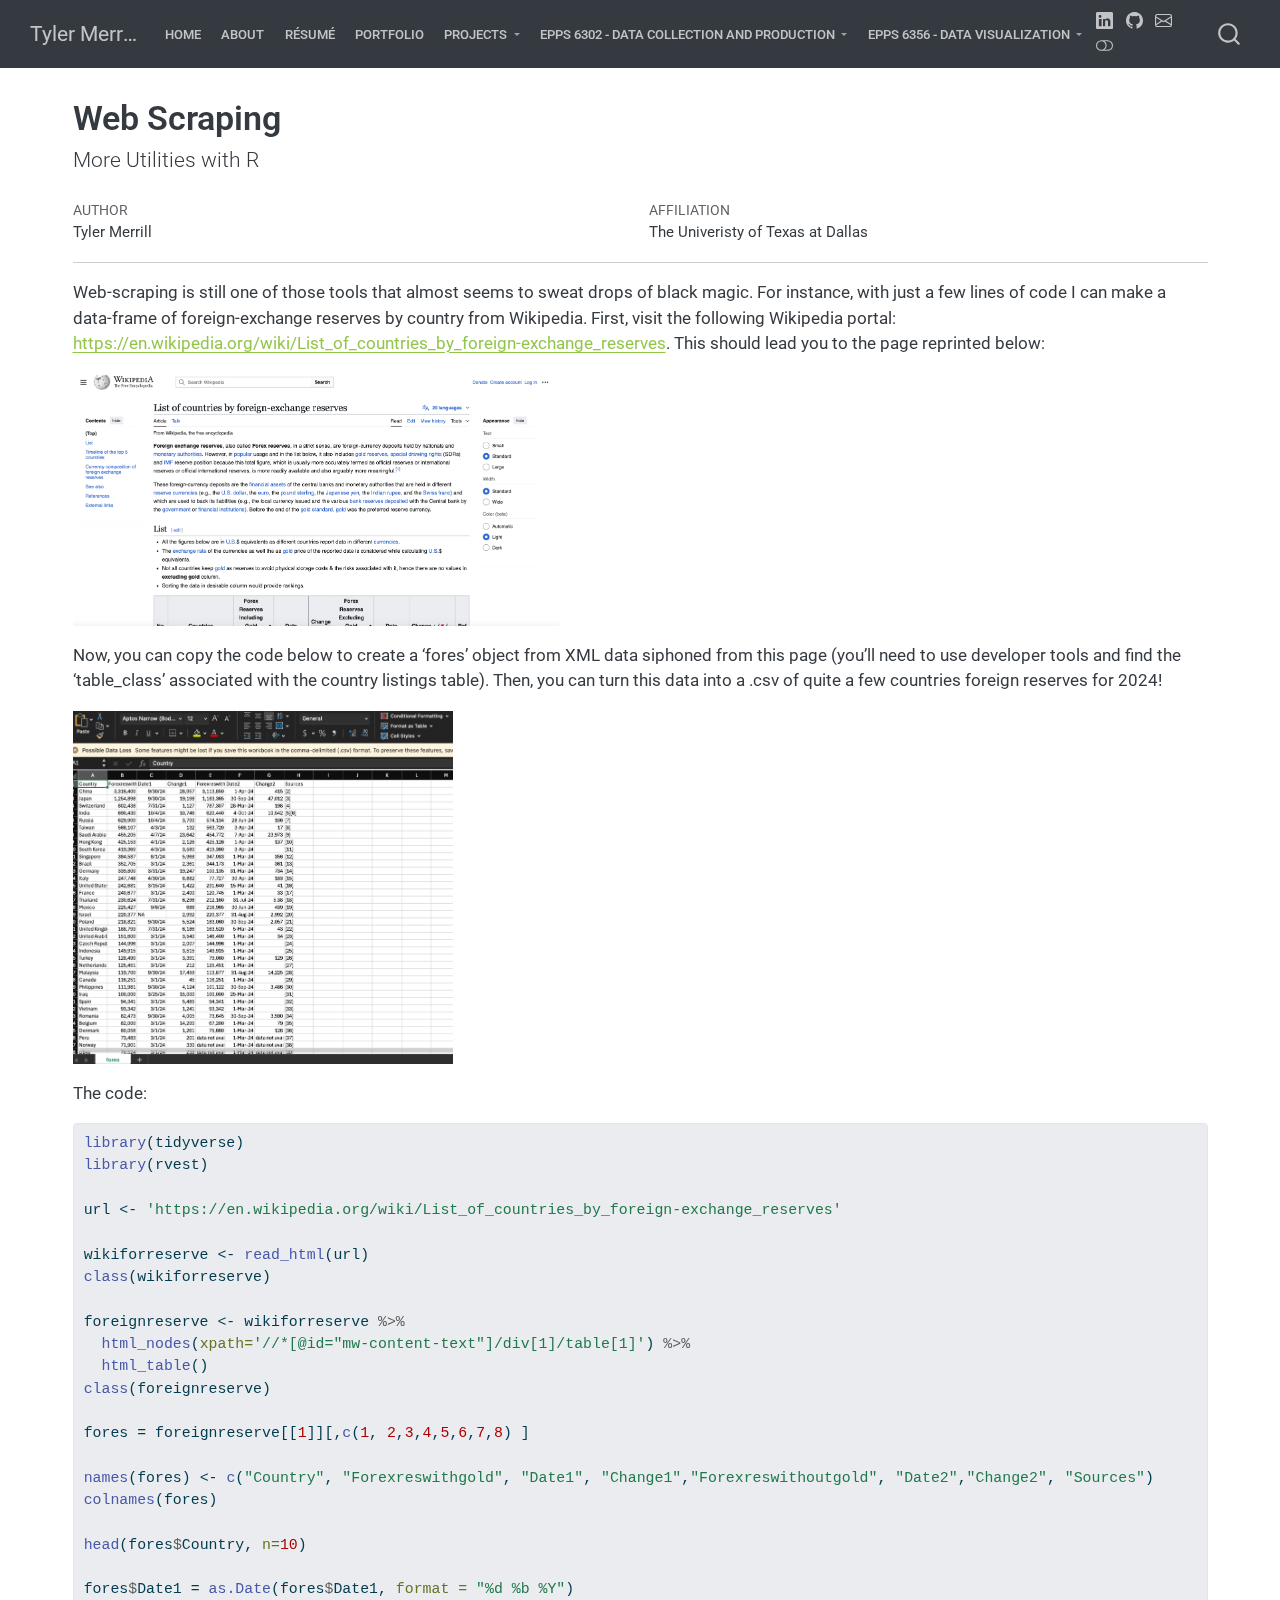
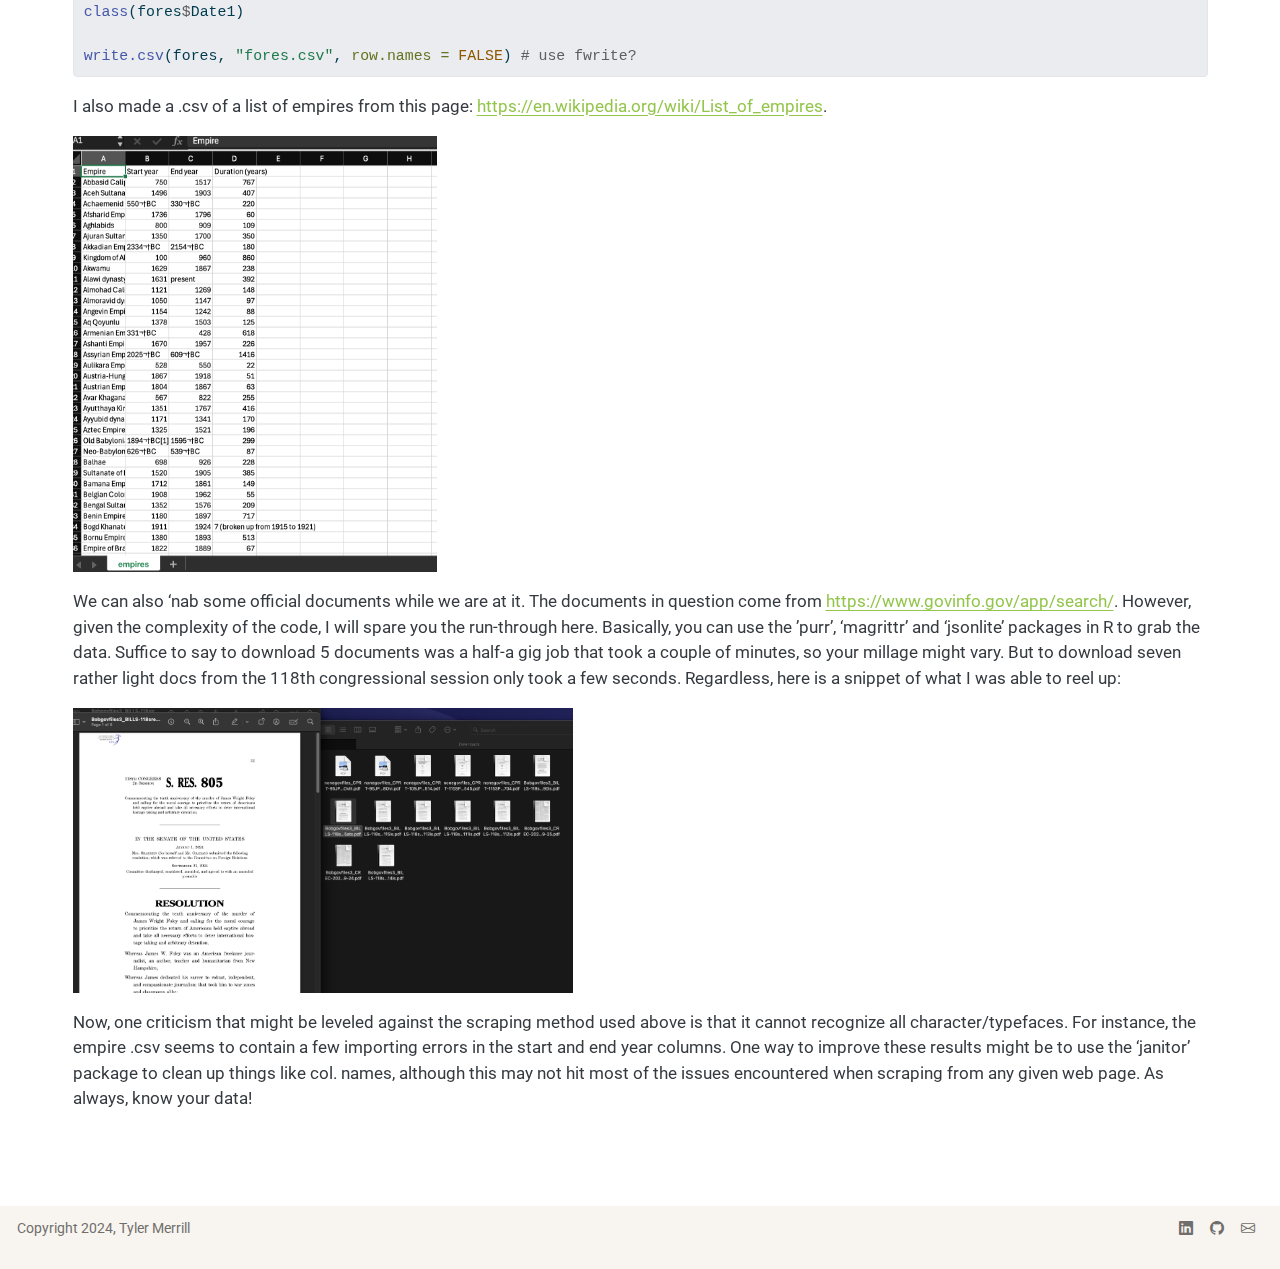
<file: Ansg_4_6302.html>
<!DOCTYPE html>
<html xmlns="http://www.w3.org/1999/xhtml" lang="en" xml:lang="en"><head>

<meta charset="utf-8">
<meta name="generator" content="quarto-1.5.57">

<meta name="viewport" content="width=device-width, initial-scale=1.0, user-scalable=yes">

<meta name="author" content="Tyler Merrill">

<title>Web Scraping – Tyler Merrill</title>
<style>
code{white-space: pre-wrap;}
span.smallcaps{font-variant: small-caps;}
div.columns{display: flex; gap: min(4vw, 1.5em);}
div.column{flex: auto; overflow-x: auto;}
div.hanging-indent{margin-left: 1.5em; text-indent: -1.5em;}
ul.task-list{list-style: none;}
ul.task-list li input[type="checkbox"] {
  width: 0.8em;
  margin: 0 0.8em 0.2em -1em; /* quarto-specific, see https://github.com/quarto-dev/quarto-cli/issues/4556 */ 
  vertical-align: middle;
}
/* CSS for syntax highlighting */
pre > code.sourceCode { white-space: pre; position: relative; }
pre > code.sourceCode > span { line-height: 1.25; }
pre > code.sourceCode > span:empty { height: 1.2em; }
.sourceCode { overflow: visible; }
code.sourceCode > span { color: inherit; text-decoration: inherit; }
div.sourceCode { margin: 1em 0; }
pre.sourceCode { margin: 0; }
@media screen {
div.sourceCode { overflow: auto; }
}
@media print {
pre > code.sourceCode { white-space: pre-wrap; }
pre > code.sourceCode > span { display: inline-block; text-indent: -5em; padding-left: 5em; }
}
pre.numberSource code
  { counter-reset: source-line 0; }
pre.numberSource code > span
  { position: relative; left: -4em; counter-increment: source-line; }
pre.numberSource code > span > a:first-child::before
  { content: counter(source-line);
    position: relative; left: -1em; text-align: right; vertical-align: baseline;
    border: none; display: inline-block;
    -webkit-touch-callout: none; -webkit-user-select: none;
    -khtml-user-select: none; -moz-user-select: none;
    -ms-user-select: none; user-select: none;
    padding: 0 4px; width: 4em;
  }
pre.numberSource { margin-left: 3em;  padding-left: 4px; }
div.sourceCode
  {   }
@media screen {
pre > code.sourceCode > span > a:first-child::before { text-decoration: underline; }
}
</style>


<script src="site_libs/quarto-nav/quarto-nav.js"></script>
<script src="site_libs/quarto-nav/headroom.min.js"></script>
<script src="site_libs/clipboard/clipboard.min.js"></script>
<script src="site_libs/quarto-search/autocomplete.umd.js"></script>
<script src="site_libs/quarto-search/fuse.min.js"></script>
<script src="site_libs/quarto-search/quarto-search.js"></script>
<meta name="quarto:offset" content="./">
<link href="./gruk.png" rel="icon" type="image/png">
<script src="site_libs/quarto-html/quarto.js"></script>
<script src="site_libs/quarto-html/popper.min.js"></script>
<script src="site_libs/quarto-html/tippy.umd.min.js"></script>
<script src="site_libs/quarto-html/anchor.min.js"></script>
<link href="site_libs/quarto-html/tippy.css" rel="stylesheet">
<link href="site_libs/quarto-html/quarto-syntax-highlighting.css" rel="stylesheet" class="quarto-color-scheme" id="quarto-text-highlighting-styles">
<link href="site_libs/quarto-html/quarto-syntax-highlighting-dark.css" rel="prefetch" class="quarto-color-scheme quarto-color-alternate" id="quarto-text-highlighting-styles">
<script src="site_libs/bootstrap/bootstrap.min.js"></script>
<link href="site_libs/bootstrap/bootstrap-icons.css" rel="stylesheet">
<link href="site_libs/bootstrap/bootstrap.min.css" rel="stylesheet" class="quarto-color-scheme" id="quarto-bootstrap" data-mode="light">
<link href="site_libs/bootstrap/bootstrap-dark.min.css" rel="prefetch" class="quarto-color-scheme quarto-color-alternate" id="quarto-bootstrap" data-mode="light">
<script id="quarto-search-options" type="application/json">{
  "location": "navbar",
  "copy-button": false,
  "collapse-after": 3,
  "panel-placement": "end",
  "type": "overlay",
  "limit": 50,
  "keyboard-shortcut": [
    "f",
    "/",
    "s"
  ],
  "show-item-context": false,
  "language": {
    "search-no-results-text": "No results",
    "search-matching-documents-text": "matching documents",
    "search-copy-link-title": "Copy link to search",
    "search-hide-matches-text": "Hide additional matches",
    "search-more-match-text": "more match in this document",
    "search-more-matches-text": "more matches in this document",
    "search-clear-button-title": "Clear",
    "search-text-placeholder": "",
    "search-detached-cancel-button-title": "Cancel",
    "search-submit-button-title": "Submit",
    "search-label": "Search"
  }
}</script>


<link rel="stylesheet" href="styles.css">
</head>

<body class="nav-fixed">

<div id="quarto-search-results"></div>
  <header id="quarto-header" class="headroom fixed-top">
    <nav class="navbar navbar-expand-lg " data-bs-theme="dark">
      <div class="navbar-container container-fluid">
      <div class="navbar-brand-container mx-auto">
    <a class="navbar-brand" href="./index.html">
    <span class="navbar-title">Tyler Merrill</span>
    </a>
  </div>
            <div id="quarto-search" class="" title="Search"></div>
          <button class="navbar-toggler" type="button" data-bs-toggle="collapse" data-bs-target="#navbarCollapse" aria-controls="navbarCollapse" role="menu" aria-expanded="false" aria-label="Toggle navigation" onclick="if (window.quartoToggleHeadroom) { window.quartoToggleHeadroom(); }">
  <span class="navbar-toggler-icon"></span>
</button>
          <div class="collapse navbar-collapse" id="navbarCollapse">
            <ul class="navbar-nav navbar-nav-scroll me-auto">
  <li class="nav-item">
    <a class="nav-link" href="./index.html"> 
<span class="menu-text">Home</span></a>
  </li>  
  <li class="nav-item">
    <a class="nav-link" href="./about.html"> 
<span class="menu-text">About</span></a>
  </li>  
  <li class="nav-item">
    <a class="nav-link" href="./Tyler M - Résumé.pdf"> 
<span class="menu-text">Résumé</span></a>
  </li>  
  <li class="nav-item">
    <a class="nav-link" href="./research.html"> 
<span class="menu-text">Portfolio</span></a>
  </li>  
  <li class="nav-item dropdown ">
    <a class="nav-link dropdown-toggle" href="#" id="nav-menu-projects" role="link" data-bs-toggle="dropdown" aria-expanded="false">
 <span class="menu-text">Projects</span>
    </a>
    <ul class="dropdown-menu" aria-labelledby="nav-menu-projects">    
        <li>
    <a class="dropdown-item" href="./project.html">
 <span class="dropdown-text">EPPS 6302 - Final Project</span></a>
  </li>  
        <li>
    <a class="dropdown-item" href="./project2.html">
 <span class="dropdown-text">EPPS 6356 - Final Project</span></a>
  </li>  
    </ul>
  </li>
  <li class="nav-item dropdown ">
    <a class="nav-link dropdown-toggle" href="#" id="nav-menu-epps-6302---data-collection-and-production" role="link" data-bs-toggle="dropdown" aria-expanded="false">
 <span class="menu-text">EPPS 6302 - Data Collection and Production</span>
    </a>
    <ul class="dropdown-menu" aria-labelledby="nav-menu-epps-6302---data-collection-and-production">    
        <li>
    <a class="dropdown-item" href="./Ansg_1_6302.html">
 <span class="dropdown-text">Assignment One</span></a>
  </li>  
        <li>
    <a class="dropdown-item" href="./Ansg_2_6302.html">
 <span class="dropdown-text">Assignment Two</span></a>
  </li>  
        <li>
    <a class="dropdown-item" href="./Ansg_3_6302.html">
 <span class="dropdown-text">Assignment Three</span></a>
  </li>  
        <li>
    <a class="dropdown-item" href="./Ansg_4_6302.html">
 <span class="dropdown-text">Assignment Four</span></a>
  </li>  
    </ul>
  </li>
  <li class="nav-item dropdown ">
    <a class="nav-link dropdown-toggle" href="#" id="nav-menu-epps-6356---data-visualization" role="link" data-bs-toggle="dropdown" aria-expanded="false">
 <span class="menu-text">EPPS 6356 - Data Visualization</span>
    </a>
    <ul class="dropdown-menu" aria-labelledby="nav-menu-epps-6356---data-visualization">    
        <li>
    <a class="dropdown-item" href="./Ansg_1_6356.html">
 <span class="dropdown-text">Assignment One</span></a>
  </li>  
        <li>
    <a class="dropdown-item" href="./keynote2016.html">
 <span class="dropdown-text">On Dr.&nbsp;Tufte’s 2016 Speech</span></a>
  </li>  
        <li>
    <a class="dropdown-item" href="./flu.html">
 <span class="dropdown-text">Google Flu &amp; Dr.&nbsp;Wickham’s 2019 Keynote</span></a>
  </li>  
        <li>
    <a class="dropdown-item" href="./Ansg_2_6356.html">
 <span class="dropdown-text">Assignment Two</span></a>
  </li>  
        <li>
    <a class="dropdown-item" href="./two_styles.html">
 <span class="dropdown-text">Two Styles - Cario and Ware</span></a>
  </li>  
        <li>
    <a class="dropdown-item" href="./Ansg_3_6356.html">
 <span class="dropdown-text">Assignment Three</span></a>
  </li>  
        <li>
    <a class="dropdown-item" href="./Ansg_4_6356.html">
 <span class="dropdown-text">Assignment Four</span></a>
  </li>  
        <li>
    <a class="dropdown-item" href="./Knuth.html">
 <span class="dropdown-text">Comments on Knuth and Malinowski</span></a>
  </li>  
        <li>
    <a class="dropdown-item" href="./Ansg_5_6356.html">
 <span class="dropdown-text">Assignment Five</span></a>
  </li>  
        <li>
    <a class="dropdown-item" href="./Ansg_6_6356.html">
 <span class="dropdown-text">Assignment Six</span></a>
  </li>  
        <li>
    <a class="dropdown-item" href="./Ansg_7_6356.html">
 <span class="dropdown-text">Assignment Seven (Hackathon 02)</span></a>
  </li>  
    </ul>
  </li>
</ul>
          </div> <!-- /navcollapse -->
            <div class="quarto-navbar-tools tools-wide">
    <a href="https://www.linkedin.com/in/tylermpro/" title="" class="quarto-navigation-tool px-1" aria-label=""><i class="bi bi-linkedin"></i></a>
    <a href="https://github.com/tylermerrill/tylermerrill.github.io" title="" class="quarto-navigation-tool px-1" aria-label=""><i class="bi bi-github"></i></a>
    <a href="mailto:Tyler.Merrill@UTDallas.edu" title="" class="quarto-navigation-tool px-1" aria-label=""><i class="bi bi-envelope"></i></a>
  <a href="" class="quarto-color-scheme-toggle quarto-navigation-tool  px-1" onclick="window.quartoToggleColorScheme(); return false;" title="Toggle dark mode"><i class="bi"></i></a>
</div>
      </div> <!-- /container-fluid -->
    </nav>
</header>
<!-- content -->
<div id="quarto-content" class="quarto-container page-columns page-rows-contents page-layout-full page-navbar">
<!-- sidebar -->
<!-- margin-sidebar -->
    <div id="quarto-margin-sidebar" class="sidebar margin-sidebar zindex-bottom">
        
    </div>
<!-- main -->
<main class="content column-page" id="quarto-document-content">

<header id="title-block-header" class="quarto-title-block default">
<div class="quarto-title">
<h1 class="title">Web Scraping</h1>
<p class="subtitle lead">More Utilities with R</p>
</div>


<div class="quarto-title-meta-author column-page">
  <div class="quarto-title-meta-heading">Author</div>
  <div class="quarto-title-meta-heading">Affiliation</div>
  
    <div class="quarto-title-meta-contents">
    <p class="author">Tyler Merrill </p>
  </div>
  <div class="quarto-title-meta-contents">
        <p class="affiliation">
            The Univeristy of Texas at Dallas
          </p>
      </div>
  </div>

<div class="quarto-title-meta column-page">

      
  
    
  </div>
  


</header>


<hr>
<p>Web-scraping is still one of those tools that almost seems to sweat drops of black magic. For instance, with just a few lines of code I can make a data-frame of foreign-exchange reserves by country from Wikipedia. First, visit the following Wikipedia portal: <a href="https://en.wikipedia.org/wiki/List_of_countries_by_foreign-exchange_reserves" class="uri">https://en.wikipedia.org/wiki/List_of_countries_by_foreign-exchange_reserves</a>. This should lead you to the page reprinted below:</p>
<p><img src="images/wiki1.png" class="img-fluid" width="487"></p>
<p>Now, you can copy the code below to create a ‘fores’ object from XML data siphoned from this page (you’ll need to use developer tools and find the ‘table_class’ associated with the country listings table). Then, you can turn this data into a .csv of quite a few countries foreign reserves for 2024!</p>
<p><img src="images/fores1.png" class="img-fluid" width="380"></p>
<p>The code:</p>
<div class="sourceCode" id="cb1"><pre class="sourceCode r code-with-copy"><code class="sourceCode r"><span id="cb1-1"><a href="#cb1-1" aria-hidden="true" tabindex="-1"></a><span class="fu">library</span>(tidyverse)</span>
<span id="cb1-2"><a href="#cb1-2" aria-hidden="true" tabindex="-1"></a><span class="fu">library</span>(rvest)</span>
<span id="cb1-3"><a href="#cb1-3" aria-hidden="true" tabindex="-1"></a></span>
<span id="cb1-4"><a href="#cb1-4" aria-hidden="true" tabindex="-1"></a>url <span class="ot">&lt;-</span> <span class="st">'https://en.wikipedia.org/wiki/List_of_countries_by_foreign-exchange_reserves'</span></span>
<span id="cb1-5"><a href="#cb1-5" aria-hidden="true" tabindex="-1"></a></span>
<span id="cb1-6"><a href="#cb1-6" aria-hidden="true" tabindex="-1"></a>wikiforreserve <span class="ot">&lt;-</span> <span class="fu">read_html</span>(url)</span>
<span id="cb1-7"><a href="#cb1-7" aria-hidden="true" tabindex="-1"></a><span class="fu">class</span>(wikiforreserve)</span>
<span id="cb1-8"><a href="#cb1-8" aria-hidden="true" tabindex="-1"></a></span>
<span id="cb1-9"><a href="#cb1-9" aria-hidden="true" tabindex="-1"></a>foreignreserve <span class="ot">&lt;-</span> wikiforreserve <span class="sc">%&gt;%</span></span>
<span id="cb1-10"><a href="#cb1-10" aria-hidden="true" tabindex="-1"></a>  <span class="fu">html_nodes</span>(<span class="at">xpath=</span><span class="st">'//*[@id="mw-content-text"]/div[1]/table[1]'</span>) <span class="sc">%&gt;%</span></span>
<span id="cb1-11"><a href="#cb1-11" aria-hidden="true" tabindex="-1"></a>  <span class="fu">html_table</span>()</span>
<span id="cb1-12"><a href="#cb1-12" aria-hidden="true" tabindex="-1"></a><span class="fu">class</span>(foreignreserve) </span>
<span id="cb1-13"><a href="#cb1-13" aria-hidden="true" tabindex="-1"></a></span>
<span id="cb1-14"><a href="#cb1-14" aria-hidden="true" tabindex="-1"></a>fores <span class="ot">=</span> foreignreserve[[<span class="dv">1</span>]][,<span class="fu">c</span>(<span class="dv">1</span>, <span class="dv">2</span>,<span class="dv">3</span>,<span class="dv">4</span>,<span class="dv">5</span>,<span class="dv">6</span>,<span class="dv">7</span>,<span class="dv">8</span>) ]</span>
<span id="cb1-15"><a href="#cb1-15" aria-hidden="true" tabindex="-1"></a></span>
<span id="cb1-16"><a href="#cb1-16" aria-hidden="true" tabindex="-1"></a><span class="fu">names</span>(fores) <span class="ot">&lt;-</span> <span class="fu">c</span>(<span class="st">"Country"</span>, <span class="st">"Forexreswithgold"</span>, <span class="st">"Date1"</span>, <span class="st">"Change1"</span>,<span class="st">"Forexreswithoutgold"</span>, <span class="st">"Date2"</span>,<span class="st">"Change2"</span>, <span class="st">"Sources"</span>)</span>
<span id="cb1-17"><a href="#cb1-17" aria-hidden="true" tabindex="-1"></a><span class="fu">colnames</span>(fores)</span>
<span id="cb1-18"><a href="#cb1-18" aria-hidden="true" tabindex="-1"></a></span>
<span id="cb1-19"><a href="#cb1-19" aria-hidden="true" tabindex="-1"></a><span class="fu">head</span>(fores<span class="sc">$</span>Country, <span class="at">n=</span><span class="dv">10</span>)</span>
<span id="cb1-20"><a href="#cb1-20" aria-hidden="true" tabindex="-1"></a></span>
<span id="cb1-21"><a href="#cb1-21" aria-hidden="true" tabindex="-1"></a>fores<span class="sc">$</span>Date1 <span class="ot">=</span> <span class="fu">as.Date</span>(fores<span class="sc">$</span>Date1, <span class="at">format =</span> <span class="st">"%d %b %Y"</span>)</span>
<span id="cb1-22"><a href="#cb1-22" aria-hidden="true" tabindex="-1"></a><span class="fu">class</span>(fores<span class="sc">$</span>Date1)</span>
<span id="cb1-23"><a href="#cb1-23" aria-hidden="true" tabindex="-1"></a></span>
<span id="cb1-24"><a href="#cb1-24" aria-hidden="true" tabindex="-1"></a><span class="fu">write.csv</span>(fores, <span class="st">"fores.csv"</span>, <span class="at">row.names =</span> <span class="cn">FALSE</span>) <span class="co"># use fwrite?</span></span></code><button title="Copy to Clipboard" class="code-copy-button"><i class="bi"></i></button></pre></div>
<p>I also made a .csv of a list of empires from this page: <a href="https://en.wikipedia.org/wiki/List_of_empires" class="uri">https://en.wikipedia.org/wiki/List_of_empires</a>.</p>
<p><img src="images/empires.png" class="img-fluid" width="364"></p>
<p>We can also ‘nab some official documents while we are at it. The documents in question come from <a href="https://www.govinfo.gov/app/search/" class="uri">https://www.govinfo.gov/app/search/</a>. However, given the complexity of the code, I will spare you the run-through here. Basically, you can use the ’purr’, ‘magrittr’ and ‘jsonlite’ packages in R to grab the data. Suffice to say to download 5 documents was a half-a gig job that took a couple of minutes, so your millage might vary. But to download seven rather light docs from the 118th congressional session only took a few seconds. Regardless, here is a snippet of what I was able to reel up:</p>
<p><img src="images/docs1.png" class="img-fluid" width="500"></p>
<p>Now, one criticism that might be leveled against the scraping method used above is that it cannot recognize all character/typefaces. For instance, the empire .csv seems to contain a few importing errors in the start and end year columns. One way to improve these results might be to use the ‘janitor’ package to clean up things like col.&nbsp;names, although this may not hit most of the issues encountered when scraping from any given web page. As always, know your data!</p>



</main> <!-- /main -->
<script id="quarto-html-after-body" type="application/javascript">
window.document.addEventListener("DOMContentLoaded", function (event) {
  const toggleBodyColorMode = (bsSheetEl) => {
    const mode = bsSheetEl.getAttribute("data-mode");
    const bodyEl = window.document.querySelector("body");
    if (mode === "dark") {
      bodyEl.classList.add("quarto-dark");
      bodyEl.classList.remove("quarto-light");
    } else {
      bodyEl.classList.add("quarto-light");
      bodyEl.classList.remove("quarto-dark");
    }
  }
  const toggleBodyColorPrimary = () => {
    const bsSheetEl = window.document.querySelector("link#quarto-bootstrap");
    if (bsSheetEl) {
      toggleBodyColorMode(bsSheetEl);
    }
  }
  toggleBodyColorPrimary();  
  const disableStylesheet = (stylesheets) => {
    for (let i=0; i < stylesheets.length; i++) {
      const stylesheet = stylesheets[i];
      stylesheet.rel = 'prefetch';
    }
  }
  const enableStylesheet = (stylesheets) => {
    for (let i=0; i < stylesheets.length; i++) {
      const stylesheet = stylesheets[i];
      stylesheet.rel = 'stylesheet';
    }
  }
  const manageTransitions = (selector, allowTransitions) => {
    const els = window.document.querySelectorAll(selector);
    for (let i=0; i < els.length; i++) {
      const el = els[i];
      if (allowTransitions) {
        el.classList.remove('notransition');
      } else {
        el.classList.add('notransition');
      }
    }
  }
  const toggleGiscusIfUsed = (isAlternate, darkModeDefault) => {
    const baseTheme = document.querySelector('#giscus-base-theme')?.value ?? 'light';
    const alternateTheme = document.querySelector('#giscus-alt-theme')?.value ?? 'dark';
    let newTheme = '';
    if(darkModeDefault) {
      newTheme = isAlternate ? baseTheme : alternateTheme;
    } else {
      newTheme = isAlternate ? alternateTheme : baseTheme;
    }
    const changeGiscusTheme = () => {
      // From: https://github.com/giscus/giscus/issues/336
      const sendMessage = (message) => {
        const iframe = document.querySelector('iframe.giscus-frame');
        if (!iframe) return;
        iframe.contentWindow.postMessage({ giscus: message }, 'https://giscus.app');
      }
      sendMessage({
        setConfig: {
          theme: newTheme
        }
      });
    }
    const isGiscussLoaded = window.document.querySelector('iframe.giscus-frame') !== null;
    if (isGiscussLoaded) {
      changeGiscusTheme();
    }
  }
  const toggleColorMode = (alternate) => {
    // Switch the stylesheets
    const alternateStylesheets = window.document.querySelectorAll('link.quarto-color-scheme.quarto-color-alternate');
    manageTransitions('#quarto-margin-sidebar .nav-link', false);
    if (alternate) {
      enableStylesheet(alternateStylesheets);
      for (const sheetNode of alternateStylesheets) {
        if (sheetNode.id === "quarto-bootstrap") {
          toggleBodyColorMode(sheetNode);
        }
      }
    } else {
      disableStylesheet(alternateStylesheets);
      toggleBodyColorPrimary();
    }
    manageTransitions('#quarto-margin-sidebar .nav-link', true);
    // Switch the toggles
    const toggles = window.document.querySelectorAll('.quarto-color-scheme-toggle');
    for (let i=0; i < toggles.length; i++) {
      const toggle = toggles[i];
      if (toggle) {
        if (alternate) {
          toggle.classList.add("alternate");     
        } else {
          toggle.classList.remove("alternate");
        }
      }
    }
    // Hack to workaround the fact that safari doesn't
    // properly recolor the scrollbar when toggling (#1455)
    if (navigator.userAgent.indexOf('Safari') > 0 && navigator.userAgent.indexOf('Chrome') == -1) {
      manageTransitions("body", false);
      window.scrollTo(0, 1);
      setTimeout(() => {
        window.scrollTo(0, 0);
        manageTransitions("body", true);
      }, 40);  
    }
  }
  const isFileUrl = () => { 
    return window.location.protocol === 'file:';
  }
  const hasAlternateSentinel = () => {  
    let styleSentinel = getColorSchemeSentinel();
    if (styleSentinel !== null) {
      return styleSentinel === "alternate";
    } else {
      return false;
    }
  }
  const setStyleSentinel = (alternate) => {
    const value = alternate ? "alternate" : "default";
    if (!isFileUrl()) {
      window.localStorage.setItem("quarto-color-scheme", value);
    } else {
      localAlternateSentinel = value;
    }
  }
  const getColorSchemeSentinel = () => {
    if (!isFileUrl()) {
      const storageValue = window.localStorage.getItem("quarto-color-scheme");
      return storageValue != null ? storageValue : localAlternateSentinel;
    } else {
      return localAlternateSentinel;
    }
  }
  const darkModeDefault = false;
  let localAlternateSentinel = darkModeDefault ? 'alternate' : 'default';
  // Dark / light mode switch
  window.quartoToggleColorScheme = () => {
    // Read the current dark / light value 
    let toAlternate = !hasAlternateSentinel();
    toggleColorMode(toAlternate);
    setStyleSentinel(toAlternate);
    toggleGiscusIfUsed(toAlternate, darkModeDefault);
  };
  // Ensure there is a toggle, if there isn't float one in the top right
  if (window.document.querySelector('.quarto-color-scheme-toggle') === null) {
    const a = window.document.createElement('a');
    a.classList.add('top-right');
    a.classList.add('quarto-color-scheme-toggle');
    a.href = "";
    a.onclick = function() { try { window.quartoToggleColorScheme(); } catch {} return false; };
    const i = window.document.createElement("i");
    i.classList.add('bi');
    a.appendChild(i);
    window.document.body.appendChild(a);
  }
  // Switch to dark mode if need be
  if (hasAlternateSentinel()) {
    toggleColorMode(true);
  } else {
    toggleColorMode(false);
  }
  const icon = "";
  const anchorJS = new window.AnchorJS();
  anchorJS.options = {
    placement: 'right',
    icon: icon
  };
  anchorJS.add('.anchored');
  const isCodeAnnotation = (el) => {
    for (const clz of el.classList) {
      if (clz.startsWith('code-annotation-')) {                     
        return true;
      }
    }
    return false;
  }
  const onCopySuccess = function(e) {
    // button target
    const button = e.trigger;
    // don't keep focus
    button.blur();
    // flash "checked"
    button.classList.add('code-copy-button-checked');
    var currentTitle = button.getAttribute("title");
    button.setAttribute("title", "Copied!");
    let tooltip;
    if (window.bootstrap) {
      button.setAttribute("data-bs-toggle", "tooltip");
      button.setAttribute("data-bs-placement", "left");
      button.setAttribute("data-bs-title", "Copied!");
      tooltip = new bootstrap.Tooltip(button, 
        { trigger: "manual", 
          customClass: "code-copy-button-tooltip",
          offset: [0, -8]});
      tooltip.show();    
    }
    setTimeout(function() {
      if (tooltip) {
        tooltip.hide();
        button.removeAttribute("data-bs-title");
        button.removeAttribute("data-bs-toggle");
        button.removeAttribute("data-bs-placement");
      }
      button.setAttribute("title", currentTitle);
      button.classList.remove('code-copy-button-checked');
    }, 1000);
    // clear code selection
    e.clearSelection();
  }
  const getTextToCopy = function(trigger) {
      const codeEl = trigger.previousElementSibling.cloneNode(true);
      for (const childEl of codeEl.children) {
        if (isCodeAnnotation(childEl)) {
          childEl.remove();
        }
      }
      return codeEl.innerText;
  }
  const clipboard = new window.ClipboardJS('.code-copy-button:not([data-in-quarto-modal])', {
    text: getTextToCopy
  });
  clipboard.on('success', onCopySuccess);
  if (window.document.getElementById('quarto-embedded-source-code-modal')) {
    // For code content inside modals, clipBoardJS needs to be initialized with a container option
    // TODO: Check when it could be a function (https://github.com/zenorocha/clipboard.js/issues/860)
    const clipboardModal = new window.ClipboardJS('.code-copy-button[data-in-quarto-modal]', {
      text: getTextToCopy,
      container: window.document.getElementById('quarto-embedded-source-code-modal')
    });
    clipboardModal.on('success', onCopySuccess);
  }
    var localhostRegex = new RegExp(/^(?:http|https):\/\/localhost\:?[0-9]*\//);
    var mailtoRegex = new RegExp(/^mailto:/);
      var filterRegex = new RegExp('/' + window.location.host + '/');
    var isInternal = (href) => {
        return filterRegex.test(href) || localhostRegex.test(href) || mailtoRegex.test(href);
    }
    // Inspect non-navigation links and adorn them if external
 	var links = window.document.querySelectorAll('a[href]:not(.nav-link):not(.navbar-brand):not(.toc-action):not(.sidebar-link):not(.sidebar-item-toggle):not(.pagination-link):not(.no-external):not([aria-hidden]):not(.dropdown-item):not(.quarto-navigation-tool):not(.about-link)');
    for (var i=0; i<links.length; i++) {
      const link = links[i];
      if (!isInternal(link.href)) {
        // undo the damage that might have been done by quarto-nav.js in the case of
        // links that we want to consider external
        if (link.dataset.originalHref !== undefined) {
          link.href = link.dataset.originalHref;
        }
      }
    }
  function tippyHover(el, contentFn, onTriggerFn, onUntriggerFn) {
    const config = {
      allowHTML: true,
      maxWidth: 500,
      delay: 100,
      arrow: false,
      appendTo: function(el) {
          return el.parentElement;
      },
      interactive: true,
      interactiveBorder: 10,
      theme: 'quarto',
      placement: 'bottom-start',
    };
    if (contentFn) {
      config.content = contentFn;
    }
    if (onTriggerFn) {
      config.onTrigger = onTriggerFn;
    }
    if (onUntriggerFn) {
      config.onUntrigger = onUntriggerFn;
    }
    window.tippy(el, config); 
  }
  const noterefs = window.document.querySelectorAll('a[role="doc-noteref"]');
  for (var i=0; i<noterefs.length; i++) {
    const ref = noterefs[i];
    tippyHover(ref, function() {
      // use id or data attribute instead here
      let href = ref.getAttribute('data-footnote-href') || ref.getAttribute('href');
      try { href = new URL(href).hash; } catch {}
      const id = href.replace(/^#\/?/, "");
      const note = window.document.getElementById(id);
      if (note) {
        return note.innerHTML;
      } else {
        return "";
      }
    });
  }
  const xrefs = window.document.querySelectorAll('a.quarto-xref');
  const processXRef = (id, note) => {
    // Strip column container classes
    const stripColumnClz = (el) => {
      el.classList.remove("page-full", "page-columns");
      if (el.children) {
        for (const child of el.children) {
          stripColumnClz(child);
        }
      }
    }
    stripColumnClz(note)
    if (id === null || id.startsWith('sec-')) {
      // Special case sections, only their first couple elements
      const container = document.createElement("div");
      if (note.children && note.children.length > 2) {
        container.appendChild(note.children[0].cloneNode(true));
        for (let i = 1; i < note.children.length; i++) {
          const child = note.children[i];
          if (child.tagName === "P" && child.innerText === "") {
            continue;
          } else {
            container.appendChild(child.cloneNode(true));
            break;
          }
        }
        if (window.Quarto?.typesetMath) {
          window.Quarto.typesetMath(container);
        }
        return container.innerHTML
      } else {
        if (window.Quarto?.typesetMath) {
          window.Quarto.typesetMath(note);
        }
        return note.innerHTML;
      }
    } else {
      // Remove any anchor links if they are present
      const anchorLink = note.querySelector('a.anchorjs-link');
      if (anchorLink) {
        anchorLink.remove();
      }
      if (window.Quarto?.typesetMath) {
        window.Quarto.typesetMath(note);
      }
      // TODO in 1.5, we should make sure this works without a callout special case
      if (note.classList.contains("callout")) {
        return note.outerHTML;
      } else {
        return note.innerHTML;
      }
    }
  }
  for (var i=0; i<xrefs.length; i++) {
    const xref = xrefs[i];
    tippyHover(xref, undefined, function(instance) {
      instance.disable();
      let url = xref.getAttribute('href');
      let hash = undefined; 
      if (url.startsWith('#')) {
        hash = url;
      } else {
        try { hash = new URL(url).hash; } catch {}
      }
      if (hash) {
        const id = hash.replace(/^#\/?/, "");
        const note = window.document.getElementById(id);
        if (note !== null) {
          try {
            const html = processXRef(id, note.cloneNode(true));
            instance.setContent(html);
          } finally {
            instance.enable();
            instance.show();
          }
        } else {
          // See if we can fetch this
          fetch(url.split('#')[0])
          .then(res => res.text())
          .then(html => {
            const parser = new DOMParser();
            const htmlDoc = parser.parseFromString(html, "text/html");
            const note = htmlDoc.getElementById(id);
            if (note !== null) {
              const html = processXRef(id, note);
              instance.setContent(html);
            } 
          }).finally(() => {
            instance.enable();
            instance.show();
          });
        }
      } else {
        // See if we can fetch a full url (with no hash to target)
        // This is a special case and we should probably do some content thinning / targeting
        fetch(url)
        .then(res => res.text())
        .then(html => {
          const parser = new DOMParser();
          const htmlDoc = parser.parseFromString(html, "text/html");
          const note = htmlDoc.querySelector('main.content');
          if (note !== null) {
            // This should only happen for chapter cross references
            // (since there is no id in the URL)
            // remove the first header
            if (note.children.length > 0 && note.children[0].tagName === "HEADER") {
              note.children[0].remove();
            }
            const html = processXRef(null, note);
            instance.setContent(html);
          } 
        }).finally(() => {
          instance.enable();
          instance.show();
        });
      }
    }, function(instance) {
    });
  }
      let selectedAnnoteEl;
      const selectorForAnnotation = ( cell, annotation) => {
        let cellAttr = 'data-code-cell="' + cell + '"';
        let lineAttr = 'data-code-annotation="' +  annotation + '"';
        const selector = 'span[' + cellAttr + '][' + lineAttr + ']';
        return selector;
      }
      const selectCodeLines = (annoteEl) => {
        const doc = window.document;
        const targetCell = annoteEl.getAttribute("data-target-cell");
        const targetAnnotation = annoteEl.getAttribute("data-target-annotation");
        const annoteSpan = window.document.querySelector(selectorForAnnotation(targetCell, targetAnnotation));
        const lines = annoteSpan.getAttribute("data-code-lines").split(",");
        const lineIds = lines.map((line) => {
          return targetCell + "-" + line;
        })
        let top = null;
        let height = null;
        let parent = null;
        if (lineIds.length > 0) {
            //compute the position of the single el (top and bottom and make a div)
            const el = window.document.getElementById(lineIds[0]);
            top = el.offsetTop;
            height = el.offsetHeight;
            parent = el.parentElement.parentElement;
          if (lineIds.length > 1) {
            const lastEl = window.document.getElementById(lineIds[lineIds.length - 1]);
            const bottom = lastEl.offsetTop + lastEl.offsetHeight;
            height = bottom - top;
          }
          if (top !== null && height !== null && parent !== null) {
            // cook up a div (if necessary) and position it 
            let div = window.document.getElementById("code-annotation-line-highlight");
            if (div === null) {
              div = window.document.createElement("div");
              div.setAttribute("id", "code-annotation-line-highlight");
              div.style.position = 'absolute';
              parent.appendChild(div);
            }
            div.style.top = top - 2 + "px";
            div.style.height = height + 4 + "px";
            div.style.left = 0;
            let gutterDiv = window.document.getElementById("code-annotation-line-highlight-gutter");
            if (gutterDiv === null) {
              gutterDiv = window.document.createElement("div");
              gutterDiv.setAttribute("id", "code-annotation-line-highlight-gutter");
              gutterDiv.style.position = 'absolute';
              const codeCell = window.document.getElementById(targetCell);
              const gutter = codeCell.querySelector('.code-annotation-gutter');
              gutter.appendChild(gutterDiv);
            }
            gutterDiv.style.top = top - 2 + "px";
            gutterDiv.style.height = height + 4 + "px";
          }
          selectedAnnoteEl = annoteEl;
        }
      };
      const unselectCodeLines = () => {
        const elementsIds = ["code-annotation-line-highlight", "code-annotation-line-highlight-gutter"];
        elementsIds.forEach((elId) => {
          const div = window.document.getElementById(elId);
          if (div) {
            div.remove();
          }
        });
        selectedAnnoteEl = undefined;
      };
        // Handle positioning of the toggle
    window.addEventListener(
      "resize",
      throttle(() => {
        elRect = undefined;
        if (selectedAnnoteEl) {
          selectCodeLines(selectedAnnoteEl);
        }
      }, 10)
    );
    function throttle(fn, ms) {
    let throttle = false;
    let timer;
      return (...args) => {
        if(!throttle) { // first call gets through
            fn.apply(this, args);
            throttle = true;
        } else { // all the others get throttled
            if(timer) clearTimeout(timer); // cancel #2
            timer = setTimeout(() => {
              fn.apply(this, args);
              timer = throttle = false;
            }, ms);
        }
      };
    }
      // Attach click handler to the DT
      const annoteDls = window.document.querySelectorAll('dt[data-target-cell]');
      for (const annoteDlNode of annoteDls) {
        annoteDlNode.addEventListener('click', (event) => {
          const clickedEl = event.target;
          if (clickedEl !== selectedAnnoteEl) {
            unselectCodeLines();
            const activeEl = window.document.querySelector('dt[data-target-cell].code-annotation-active');
            if (activeEl) {
              activeEl.classList.remove('code-annotation-active');
            }
            selectCodeLines(clickedEl);
            clickedEl.classList.add('code-annotation-active');
          } else {
            // Unselect the line
            unselectCodeLines();
            clickedEl.classList.remove('code-annotation-active');
          }
        });
      }
  const findCites = (el) => {
    const parentEl = el.parentElement;
    if (parentEl) {
      const cites = parentEl.dataset.cites;
      if (cites) {
        return {
          el,
          cites: cites.split(' ')
        };
      } else {
        return findCites(el.parentElement)
      }
    } else {
      return undefined;
    }
  };
  var bibliorefs = window.document.querySelectorAll('a[role="doc-biblioref"]');
  for (var i=0; i<bibliorefs.length; i++) {
    const ref = bibliorefs[i];
    const citeInfo = findCites(ref);
    if (citeInfo) {
      tippyHover(citeInfo.el, function() {
        var popup = window.document.createElement('div');
        citeInfo.cites.forEach(function(cite) {
          var citeDiv = window.document.createElement('div');
          citeDiv.classList.add('hanging-indent');
          citeDiv.classList.add('csl-entry');
          var biblioDiv = window.document.getElementById('ref-' + cite);
          if (biblioDiv) {
            citeDiv.innerHTML = biblioDiv.innerHTML;
          }
          popup.appendChild(citeDiv);
        });
        return popup.innerHTML;
      });
    }
  }
});
</script>
</div> <!-- /content -->
<footer class="footer">
  <div class="nav-footer">
    <div class="nav-footer-left">
      <ul class="footer-items list-unstyled">
    <li class="nav-item">
 Copyright 2024, Tyler Merrill
  </li>  
</ul>
    </div>   
    <div class="nav-footer-center">
      &nbsp;
    </div>
    <div class="nav-footer-right">
      <ul class="footer-items list-unstyled">
    <li class="nav-item compact">
    <a class="nav-link" href="https://www.linkedin.com/in/tylermpro/">
      <i class="bi bi-linkedin" role="img">
</i> 
    </a>
  </li>  
    <li class="nav-item compact">
    <a class="nav-link" href="https://github.com/tylermerrill/tylermerrill.github.io">
      <i class="bi bi-github" role="img">
</i> 
    </a>
  </li>  
    <li class="nav-item compact">
    <a class="nav-link" href="mailto:Tyler.Merrill@UTDallas.edu">
      <i class="bi bi-envelope" role="img">
</i> 
    </a>
  </li>  
</ul>
    </div>
  </div>
</footer>




</body></html>
</file>
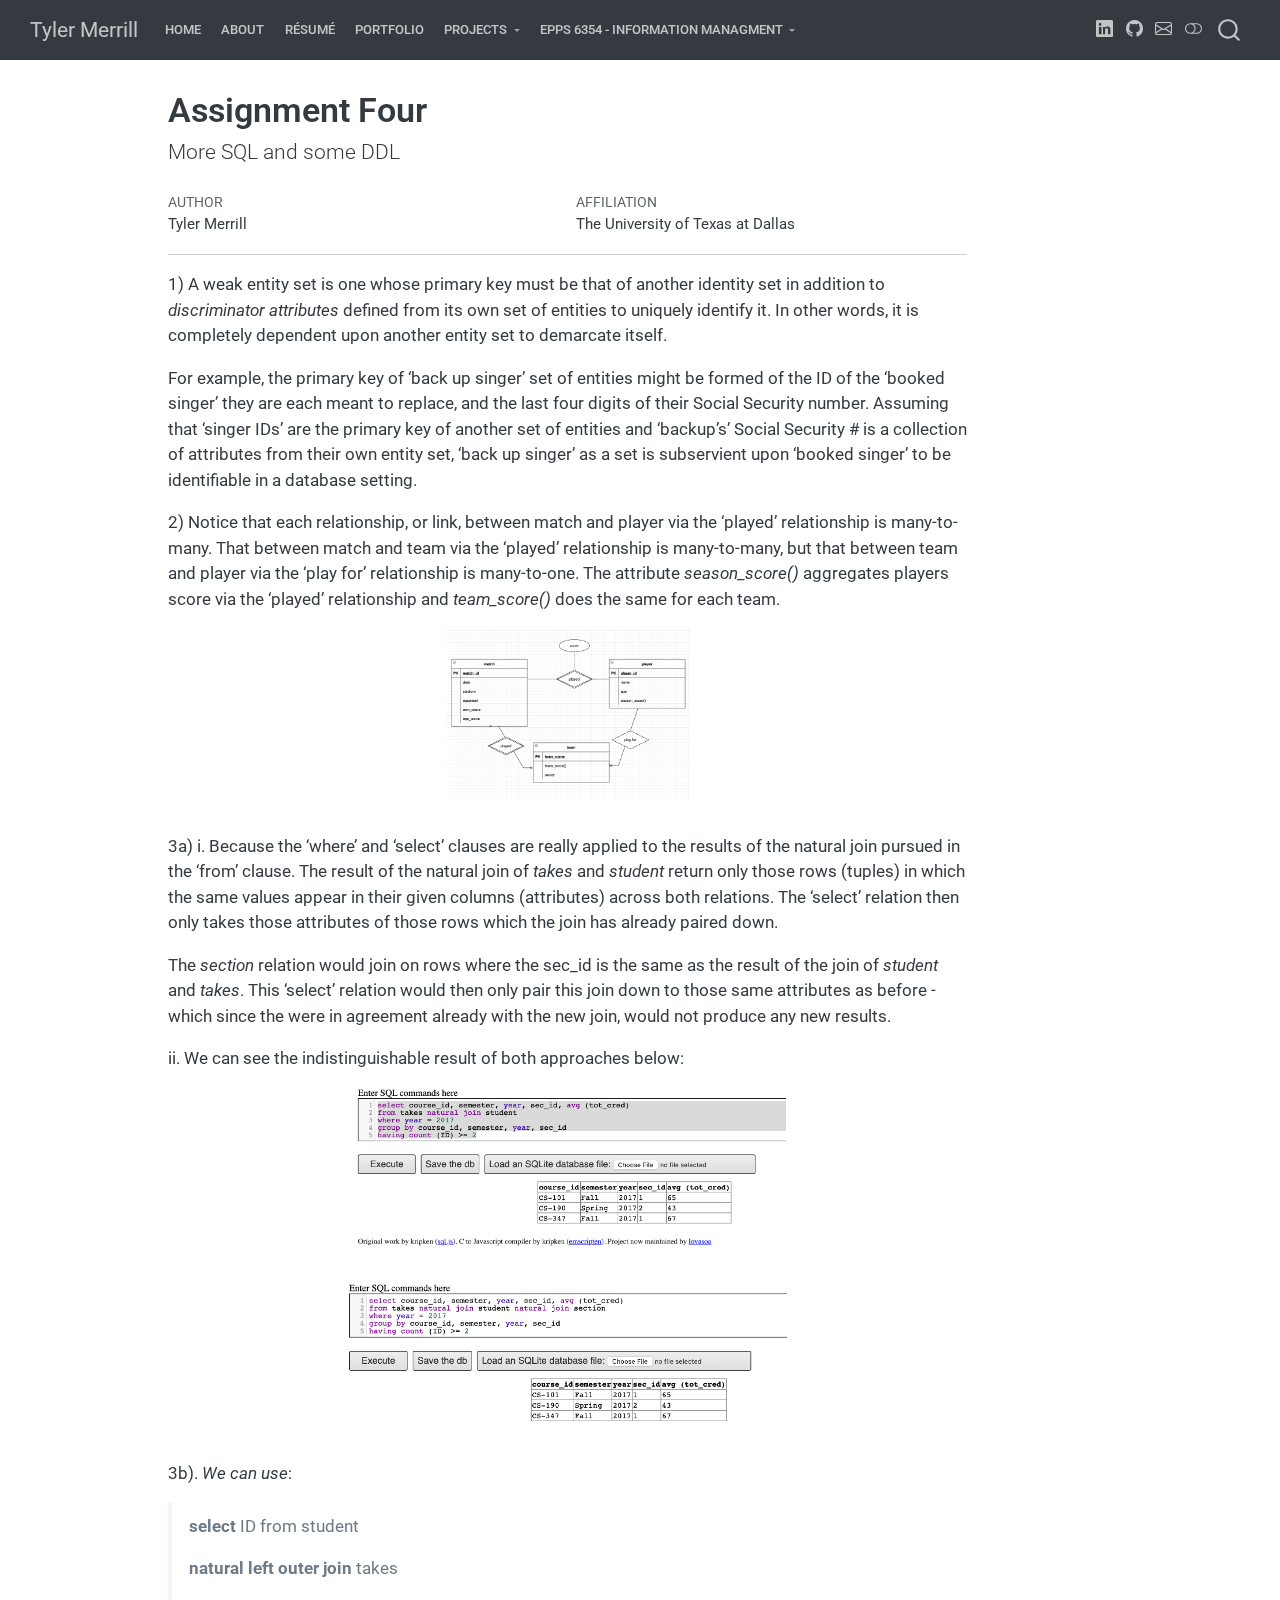
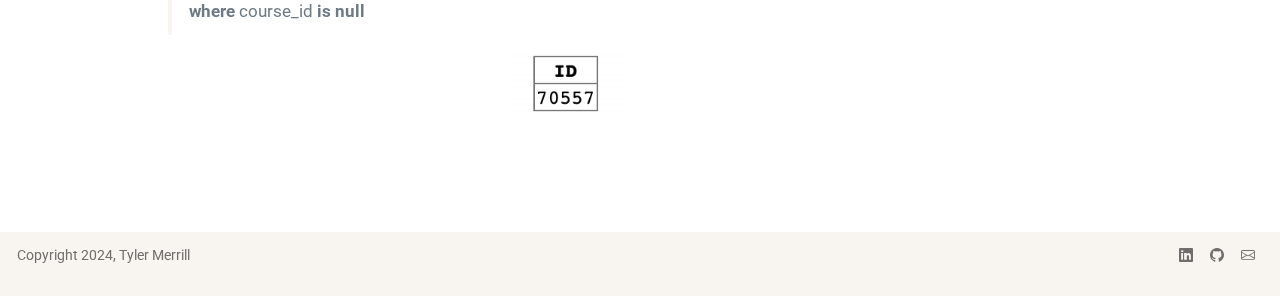
<file: Ansg_4_6354.html>
<!DOCTYPE html>
<html xmlns="http://www.w3.org/1999/xhtml" lang="en" xml:lang="en"><head>

<meta charset="utf-8">
<meta name="generator" content="quarto-1.5.57">

<meta name="viewport" content="width=device-width, initial-scale=1.0, user-scalable=yes">

<meta name="author" content="Tyler Merrill">

<title>Assignment Four – Tyler Merrill</title>
<style>
code{white-space: pre-wrap;}
span.smallcaps{font-variant: small-caps;}
div.columns{display: flex; gap: min(4vw, 1.5em);}
div.column{flex: auto; overflow-x: auto;}
div.hanging-indent{margin-left: 1.5em; text-indent: -1.5em;}
ul.task-list{list-style: none;}
ul.task-list li input[type="checkbox"] {
  width: 0.8em;
  margin: 0 0.8em 0.2em -1em; /* quarto-specific, see https://github.com/quarto-dev/quarto-cli/issues/4556 */ 
  vertical-align: middle;
}
</style>


<script src="site_libs/quarto-nav/quarto-nav.js"></script>
<script src="site_libs/quarto-nav/headroom.min.js"></script>
<script src="site_libs/clipboard/clipboard.min.js"></script>
<script src="site_libs/quarto-search/autocomplete.umd.js"></script>
<script src="site_libs/quarto-search/fuse.min.js"></script>
<script src="site_libs/quarto-search/quarto-search.js"></script>
<meta name="quarto:offset" content="./">
<link href="./scirate.png" rel="icon" type="image/png">
<script src="site_libs/quarto-html/quarto.js"></script>
<script src="site_libs/quarto-html/popper.min.js"></script>
<script src="site_libs/quarto-html/tippy.umd.min.js"></script>
<script src="site_libs/quarto-html/anchor.min.js"></script>
<link href="site_libs/quarto-html/tippy.css" rel="stylesheet">
<link href="site_libs/quarto-html/quarto-syntax-highlighting.css" rel="stylesheet" class="quarto-color-scheme" id="quarto-text-highlighting-styles">
<link href="site_libs/quarto-html/quarto-syntax-highlighting-dark.css" rel="prefetch" class="quarto-color-scheme quarto-color-alternate" id="quarto-text-highlighting-styles">
<script src="site_libs/bootstrap/bootstrap.min.js"></script>
<link href="site_libs/bootstrap/bootstrap-icons.css" rel="stylesheet">
<link href="site_libs/bootstrap/bootstrap.min.css" rel="stylesheet" class="quarto-color-scheme" id="quarto-bootstrap" data-mode="light">
<link href="site_libs/bootstrap/bootstrap-dark.min.css" rel="prefetch" class="quarto-color-scheme quarto-color-alternate" id="quarto-bootstrap" data-mode="light">
<script id="quarto-search-options" type="application/json">{
  "location": "navbar",
  "copy-button": false,
  "collapse-after": 3,
  "panel-placement": "end",
  "type": "overlay",
  "limit": 50,
  "keyboard-shortcut": [
    "f",
    "/",
    "s"
  ],
  "show-item-context": false,
  "language": {
    "search-no-results-text": "No results",
    "search-matching-documents-text": "matching documents",
    "search-copy-link-title": "Copy link to search",
    "search-hide-matches-text": "Hide additional matches",
    "search-more-match-text": "more match in this document",
    "search-more-matches-text": "more matches in this document",
    "search-clear-button-title": "Clear",
    "search-text-placeholder": "",
    "search-detached-cancel-button-title": "Cancel",
    "search-submit-button-title": "Submit",
    "search-label": "Search"
  }
}</script>


<link rel="stylesheet" href="styles.css">
</head>

<body class="nav-fixed">

<div id="quarto-search-results"></div>
  <header id="quarto-header" class="headroom fixed-top">
    <nav class="navbar navbar-expand-lg " data-bs-theme="dark">
      <div class="navbar-container container-fluid">
      <div class="navbar-brand-container mx-auto">
    <a class="navbar-brand" href="./index.html">
    <span class="navbar-title">Tyler Merrill</span>
    </a>
  </div>
            <div id="quarto-search" class="" title="Search"></div>
          <button class="navbar-toggler" type="button" data-bs-toggle="collapse" data-bs-target="#navbarCollapse" aria-controls="navbarCollapse" role="menu" aria-expanded="false" aria-label="Toggle navigation" onclick="if (window.quartoToggleHeadroom) { window.quartoToggleHeadroom(); }">
  <span class="navbar-toggler-icon"></span>
</button>
          <div class="collapse navbar-collapse" id="navbarCollapse">
            <ul class="navbar-nav navbar-nav-scroll me-auto">
  <li class="nav-item">
    <a class="nav-link" href="./index.html"> 
<span class="menu-text">Home</span></a>
  </li>  
  <li class="nav-item">
    <a class="nav-link" href="./about.html"> 
<span class="menu-text">About</span></a>
  </li>  
  <li class="nav-item">
    <a class="nav-link" href="./Tyler M - Résumé.pdf"> 
<span class="menu-text">Résumé</span></a>
  </li>  
  <li class="nav-item">
    <a class="nav-link" href="./research.html"> 
<span class="menu-text">Portfolio</span></a>
  </li>  
  <li class="nav-item dropdown ">
    <a class="nav-link dropdown-toggle" href="#" id="nav-menu-projects" role="link" data-bs-toggle="dropdown" aria-expanded="false">
 <span class="menu-text">Projects</span>
    </a>
    <ul class="dropdown-menu" aria-labelledby="nav-menu-projects">    
        <li>
    <a class="dropdown-item" href="./merrill_proposal.pdf">
 <span class="dropdown-text">EPPS 6354 - Project Proposal</span></a>
  </li>  
        <li>
    <a class="dropdown-item" href="./proj_prop.pdf">
 <span class="dropdown-text">EPPS 6354 - Project Proposal Presentation</span></a>
  </li>  
        <li>
    <a class="dropdown-item" href="./merrill_progressreport.pdf">
 <span class="dropdown-text">Progress Report</span></a>
  </li>  
        <li>
    <a class="dropdown-item" href="./prog_pres.pdf">
 <span class="dropdown-text">Progress Presentation</span></a>
  </li>  
    </ul>
  </li>
  <li class="nav-item dropdown ">
    <a class="nav-link dropdown-toggle" href="#" id="nav-menu-epps-6354---information-managment" role="link" data-bs-toggle="dropdown" aria-expanded="false">
 <span class="menu-text">EPPS 6354 - Information Managment</span>
    </a>
    <ul class="dropdown-menu" aria-labelledby="nav-menu-epps-6354---information-managment">    
        <li>
    <a class="dropdown-item" href="./Ansg_1_6354.html">
 <span class="dropdown-text">Assignment One</span></a>
  </li>  
        <li>
    <a class="dropdown-item" href="./Ansg_2_6354.html">
 <span class="dropdown-text">Assignment Two</span></a>
  </li>  
        <li>
    <a class="dropdown-item" href="./Ansg_3_6354.html">
 <span class="dropdown-text">Assignment Three</span></a>
  </li>  
        <li>
    <a class="dropdown-item" href="./Ansg_4_6354.html">
 <span class="dropdown-text">Assignment Four</span></a>
  </li>  
        <li>
    <a class="dropdown-item" href="./Ansg_5_6354.html">
 <span class="dropdown-text">Assignment Five</span></a>
  </li>  
        <li>
    <a class="dropdown-item" href="./Ansg_6_6354.html">
 <span class="dropdown-text">Assignment Six</span></a>
  </li>  
        <li>
    <a class="dropdown-item" href="./p9.html">
 <span class="dropdown-text">Shiny Workshop</span></a>
  </li>  
        <li>
    <a class="dropdown-item" href="./Ansg_7_6354.html">
 <span class="dropdown-text">Assignment Seven</span></a>
  </li>  
    </ul>
  </li>
</ul>
          </div> <!-- /navcollapse -->
            <div class="quarto-navbar-tools tools-wide">
    <a href="https://www.linkedin.com/in/tylermpro/" title="" class="quarto-navigation-tool px-1" aria-label=""><i class="bi bi-linkedin"></i></a>
    <a href="https://github.com/tylermerrill/tylermerrill.github.io" title="" class="quarto-navigation-tool px-1" aria-label=""><i class="bi bi-github"></i></a>
    <a href="mailto:Tyler.Merrill@UTDallas.edu" title="" class="quarto-navigation-tool px-1" aria-label=""><i class="bi bi-envelope"></i></a>
  <a href="" class="quarto-color-scheme-toggle quarto-navigation-tool  px-1" onclick="window.quartoToggleColorScheme(); return false;" title="Toggle dark mode"><i class="bi"></i></a>
</div>
      </div> <!-- /container-fluid -->
    </nav>
</header>
<!-- content -->
<div id="quarto-content" class="quarto-container page-columns page-rows-contents page-layout-article page-navbar">
<!-- sidebar -->
<!-- margin-sidebar -->
    <div id="quarto-margin-sidebar" class="sidebar margin-sidebar zindex-bottom">
        
    </div>
<!-- main -->
<main class="content" id="quarto-document-content">

<header id="title-block-header" class="quarto-title-block default">
<div class="quarto-title">
<h1 class="title">Assignment Four</h1>
<p class="subtitle lead">More SQL and some DDL</p>
</div>


<div class="quarto-title-meta-author">
  <div class="quarto-title-meta-heading">Author</div>
  <div class="quarto-title-meta-heading">Affiliation</div>
  
    <div class="quarto-title-meta-contents">
    <p class="author">Tyler Merrill </p>
  </div>
  <div class="quarto-title-meta-contents">
        <p class="affiliation">
            The University of Texas at Dallas
          </p>
      </div>
  </div>

<div class="quarto-title-meta">

      
  
    
  </div>
  


</header>


<hr>
<p>1) A weak entity set is one whose primary key must be that of another identity set in addition to <em>discriminator attributes</em> defined from its own set of entities to uniquely identify it. In other words, it is completely dependent upon another entity set to demarcate itself.</p>
<p>For example, the primary key of ‘back up singer’ set of entities might be formed of the ID of the ‘booked singer’ they are each meant to replace, and the last four digits of their Social Security number. Assuming that ‘singer IDs’ are the primary key of another set of entities and ‘backup’s’ Social Security # is a collection of attributes from their own entity set, ‘back up singer’ as a set is subservient upon ‘booked singer’ to be identifiable in a database setting.</p>
<p>2) Notice that each relationship, or link, between match and player via the ‘played’ relationship is many-to-many. That between match and team via the ‘played’ relationship is many-to-many, but that between team and player via the ‘play for’ relationship is many-to-one. The attribute <em>season_score()</em> aggregates players score via the ‘played’ relationship and <em>team_score()</em> does the same for each team.</p>
<div class="quarto-figure quarto-figure-center">
<figure class="figure">
<p><img src="images/sport1.png" class="img-fluid quarto-figure quarto-figure-center figure-img" width="244"></p>
</figure>
</div>
<p>3a) i. Because the ‘where’ and ‘select’ clauses are really applied to the results of the natural join pursued in the ‘from’ clause. The result of the natural join of <em>takes</em> and <em>student</em> return only those rows (tuples) in which the same values appear in their given columns (attributes) across both relations. The ‘select’ relation then only takes those attributes of those rows which the join has already paired down.</p>
<p>The <em>section</em> relation would join on rows where the sec_id is the same as the result of the join of <em>student</em> and <em>takes</em>. This ‘select’ relation would then only pair this join down to those same attributes as before - which since the were in agreement already with the new join, would not produce any new results.</p>
<p>ii. We can see the indistinguishable result of both approaches below:</p>
<div class="quarto-figure quarto-figure-center">
<figure class="figure">
<p><img src="images/221.png" class="img-fluid quarto-figure quarto-figure-center figure-img" width="437"></p>
</figure>
</div>
<div class="quarto-figure quarto-figure-center">
<figure class="figure">
<p><img src="images/222.png" class="img-fluid quarto-figure quarto-figure-center figure-img" width="439"></p>
</figure>
</div>
<p>3b). <em>We can use</em>:</p>
<blockquote class="blockquote">
<p><strong>select</strong> ID from student</p>
<p><strong>natural left outer join</strong> takes</p>
<p><strong>where</strong> course_id <strong>is null</strong></p>
</blockquote>
<div class="quarto-figure quarto-figure-center">
<figure class="figure">
<p><img src="images/22222.png" class="img-fluid quarto-figure quarto-figure-center figure-img" width="116"></p>
</figure>
</div>



</main> <!-- /main -->
<script id="quarto-html-after-body" type="application/javascript">
window.document.addEventListener("DOMContentLoaded", function (event) {
  const toggleBodyColorMode = (bsSheetEl) => {
    const mode = bsSheetEl.getAttribute("data-mode");
    const bodyEl = window.document.querySelector("body");
    if (mode === "dark") {
      bodyEl.classList.add("quarto-dark");
      bodyEl.classList.remove("quarto-light");
    } else {
      bodyEl.classList.add("quarto-light");
      bodyEl.classList.remove("quarto-dark");
    }
  }
  const toggleBodyColorPrimary = () => {
    const bsSheetEl = window.document.querySelector("link#quarto-bootstrap");
    if (bsSheetEl) {
      toggleBodyColorMode(bsSheetEl);
    }
  }
  toggleBodyColorPrimary();  
  const disableStylesheet = (stylesheets) => {
    for (let i=0; i < stylesheets.length; i++) {
      const stylesheet = stylesheets[i];
      stylesheet.rel = 'prefetch';
    }
  }
  const enableStylesheet = (stylesheets) => {
    for (let i=0; i < stylesheets.length; i++) {
      const stylesheet = stylesheets[i];
      stylesheet.rel = 'stylesheet';
    }
  }
  const manageTransitions = (selector, allowTransitions) => {
    const els = window.document.querySelectorAll(selector);
    for (let i=0; i < els.length; i++) {
      const el = els[i];
      if (allowTransitions) {
        el.classList.remove('notransition');
      } else {
        el.classList.add('notransition');
      }
    }
  }
  const toggleGiscusIfUsed = (isAlternate, darkModeDefault) => {
    const baseTheme = document.querySelector('#giscus-base-theme')?.value ?? 'light';
    const alternateTheme = document.querySelector('#giscus-alt-theme')?.value ?? 'dark';
    let newTheme = '';
    if(darkModeDefault) {
      newTheme = isAlternate ? baseTheme : alternateTheme;
    } else {
      newTheme = isAlternate ? alternateTheme : baseTheme;
    }
    const changeGiscusTheme = () => {
      // From: https://github.com/giscus/giscus/issues/336
      const sendMessage = (message) => {
        const iframe = document.querySelector('iframe.giscus-frame');
        if (!iframe) return;
        iframe.contentWindow.postMessage({ giscus: message }, 'https://giscus.app');
      }
      sendMessage({
        setConfig: {
          theme: newTheme
        }
      });
    }
    const isGiscussLoaded = window.document.querySelector('iframe.giscus-frame') !== null;
    if (isGiscussLoaded) {
      changeGiscusTheme();
    }
  }
  const toggleColorMode = (alternate) => {
    // Switch the stylesheets
    const alternateStylesheets = window.document.querySelectorAll('link.quarto-color-scheme.quarto-color-alternate');
    manageTransitions('#quarto-margin-sidebar .nav-link', false);
    if (alternate) {
      enableStylesheet(alternateStylesheets);
      for (const sheetNode of alternateStylesheets) {
        if (sheetNode.id === "quarto-bootstrap") {
          toggleBodyColorMode(sheetNode);
        }
      }
    } else {
      disableStylesheet(alternateStylesheets);
      toggleBodyColorPrimary();
    }
    manageTransitions('#quarto-margin-sidebar .nav-link', true);
    // Switch the toggles
    const toggles = window.document.querySelectorAll('.quarto-color-scheme-toggle');
    for (let i=0; i < toggles.length; i++) {
      const toggle = toggles[i];
      if (toggle) {
        if (alternate) {
          toggle.classList.add("alternate");     
        } else {
          toggle.classList.remove("alternate");
        }
      }
    }
    // Hack to workaround the fact that safari doesn't
    // properly recolor the scrollbar when toggling (#1455)
    if (navigator.userAgent.indexOf('Safari') > 0 && navigator.userAgent.indexOf('Chrome') == -1) {
      manageTransitions("body", false);
      window.scrollTo(0, 1);
      setTimeout(() => {
        window.scrollTo(0, 0);
        manageTransitions("body", true);
      }, 40);  
    }
  }
  const isFileUrl = () => { 
    return window.location.protocol === 'file:';
  }
  const hasAlternateSentinel = () => {  
    let styleSentinel = getColorSchemeSentinel();
    if (styleSentinel !== null) {
      return styleSentinel === "alternate";
    } else {
      return false;
    }
  }
  const setStyleSentinel = (alternate) => {
    const value = alternate ? "alternate" : "default";
    if (!isFileUrl()) {
      window.localStorage.setItem("quarto-color-scheme", value);
    } else {
      localAlternateSentinel = value;
    }
  }
  const getColorSchemeSentinel = () => {
    if (!isFileUrl()) {
      const storageValue = window.localStorage.getItem("quarto-color-scheme");
      return storageValue != null ? storageValue : localAlternateSentinel;
    } else {
      return localAlternateSentinel;
    }
  }
  const darkModeDefault = false;
  let localAlternateSentinel = darkModeDefault ? 'alternate' : 'default';
  // Dark / light mode switch
  window.quartoToggleColorScheme = () => {
    // Read the current dark / light value 
    let toAlternate = !hasAlternateSentinel();
    toggleColorMode(toAlternate);
    setStyleSentinel(toAlternate);
    toggleGiscusIfUsed(toAlternate, darkModeDefault);
  };
  // Ensure there is a toggle, if there isn't float one in the top right
  if (window.document.querySelector('.quarto-color-scheme-toggle') === null) {
    const a = window.document.createElement('a');
    a.classList.add('top-right');
    a.classList.add('quarto-color-scheme-toggle');
    a.href = "";
    a.onclick = function() { try { window.quartoToggleColorScheme(); } catch {} return false; };
    const i = window.document.createElement("i");
    i.classList.add('bi');
    a.appendChild(i);
    window.document.body.appendChild(a);
  }
  // Switch to dark mode if need be
  if (hasAlternateSentinel()) {
    toggleColorMode(true);
  } else {
    toggleColorMode(false);
  }
  const icon = "";
  const anchorJS = new window.AnchorJS();
  anchorJS.options = {
    placement: 'right',
    icon: icon
  };
  anchorJS.add('.anchored');
  const isCodeAnnotation = (el) => {
    for (const clz of el.classList) {
      if (clz.startsWith('code-annotation-')) {                     
        return true;
      }
    }
    return false;
  }
  const onCopySuccess = function(e) {
    // button target
    const button = e.trigger;
    // don't keep focus
    button.blur();
    // flash "checked"
    button.classList.add('code-copy-button-checked');
    var currentTitle = button.getAttribute("title");
    button.setAttribute("title", "Copied!");
    let tooltip;
    if (window.bootstrap) {
      button.setAttribute("data-bs-toggle", "tooltip");
      button.setAttribute("data-bs-placement", "left");
      button.setAttribute("data-bs-title", "Copied!");
      tooltip = new bootstrap.Tooltip(button, 
        { trigger: "manual", 
          customClass: "code-copy-button-tooltip",
          offset: [0, -8]});
      tooltip.show();    
    }
    setTimeout(function() {
      if (tooltip) {
        tooltip.hide();
        button.removeAttribute("data-bs-title");
        button.removeAttribute("data-bs-toggle");
        button.removeAttribute("data-bs-placement");
      }
      button.setAttribute("title", currentTitle);
      button.classList.remove('code-copy-button-checked');
    }, 1000);
    // clear code selection
    e.clearSelection();
  }
  const getTextToCopy = function(trigger) {
      const codeEl = trigger.previousElementSibling.cloneNode(true);
      for (const childEl of codeEl.children) {
        if (isCodeAnnotation(childEl)) {
          childEl.remove();
        }
      }
      return codeEl.innerText;
  }
  const clipboard = new window.ClipboardJS('.code-copy-button:not([data-in-quarto-modal])', {
    text: getTextToCopy
  });
  clipboard.on('success', onCopySuccess);
  if (window.document.getElementById('quarto-embedded-source-code-modal')) {
    // For code content inside modals, clipBoardJS needs to be initialized with a container option
    // TODO: Check when it could be a function (https://github.com/zenorocha/clipboard.js/issues/860)
    const clipboardModal = new window.ClipboardJS('.code-copy-button[data-in-quarto-modal]', {
      text: getTextToCopy,
      container: window.document.getElementById('quarto-embedded-source-code-modal')
    });
    clipboardModal.on('success', onCopySuccess);
  }
    var localhostRegex = new RegExp(/^(?:http|https):\/\/localhost\:?[0-9]*\//);
    var mailtoRegex = new RegExp(/^mailto:/);
      var filterRegex = new RegExp('/' + window.location.host + '/');
    var isInternal = (href) => {
        return filterRegex.test(href) || localhostRegex.test(href) || mailtoRegex.test(href);
    }
    // Inspect non-navigation links and adorn them if external
 	var links = window.document.querySelectorAll('a[href]:not(.nav-link):not(.navbar-brand):not(.toc-action):not(.sidebar-link):not(.sidebar-item-toggle):not(.pagination-link):not(.no-external):not([aria-hidden]):not(.dropdown-item):not(.quarto-navigation-tool):not(.about-link)');
    for (var i=0; i<links.length; i++) {
      const link = links[i];
      if (!isInternal(link.href)) {
        // undo the damage that might have been done by quarto-nav.js in the case of
        // links that we want to consider external
        if (link.dataset.originalHref !== undefined) {
          link.href = link.dataset.originalHref;
        }
      }
    }
  function tippyHover(el, contentFn, onTriggerFn, onUntriggerFn) {
    const config = {
      allowHTML: true,
      maxWidth: 500,
      delay: 100,
      arrow: false,
      appendTo: function(el) {
          return el.parentElement;
      },
      interactive: true,
      interactiveBorder: 10,
      theme: 'quarto',
      placement: 'bottom-start',
    };
    if (contentFn) {
      config.content = contentFn;
    }
    if (onTriggerFn) {
      config.onTrigger = onTriggerFn;
    }
    if (onUntriggerFn) {
      config.onUntrigger = onUntriggerFn;
    }
    window.tippy(el, config); 
  }
  const noterefs = window.document.querySelectorAll('a[role="doc-noteref"]');
  for (var i=0; i<noterefs.length; i++) {
    const ref = noterefs[i];
    tippyHover(ref, function() {
      // use id or data attribute instead here
      let href = ref.getAttribute('data-footnote-href') || ref.getAttribute('href');
      try { href = new URL(href).hash; } catch {}
      const id = href.replace(/^#\/?/, "");
      const note = window.document.getElementById(id);
      if (note) {
        return note.innerHTML;
      } else {
        return "";
      }
    });
  }
  const xrefs = window.document.querySelectorAll('a.quarto-xref');
  const processXRef = (id, note) => {
    // Strip column container classes
    const stripColumnClz = (el) => {
      el.classList.remove("page-full", "page-columns");
      if (el.children) {
        for (const child of el.children) {
          stripColumnClz(child);
        }
      }
    }
    stripColumnClz(note)
    if (id === null || id.startsWith('sec-')) {
      // Special case sections, only their first couple elements
      const container = document.createElement("div");
      if (note.children && note.children.length > 2) {
        container.appendChild(note.children[0].cloneNode(true));
        for (let i = 1; i < note.children.length; i++) {
          const child = note.children[i];
          if (child.tagName === "P" && child.innerText === "") {
            continue;
          } else {
            container.appendChild(child.cloneNode(true));
            break;
          }
        }
        if (window.Quarto?.typesetMath) {
          window.Quarto.typesetMath(container);
        }
        return container.innerHTML
      } else {
        if (window.Quarto?.typesetMath) {
          window.Quarto.typesetMath(note);
        }
        return note.innerHTML;
      }
    } else {
      // Remove any anchor links if they are present
      const anchorLink = note.querySelector('a.anchorjs-link');
      if (anchorLink) {
        anchorLink.remove();
      }
      if (window.Quarto?.typesetMath) {
        window.Quarto.typesetMath(note);
      }
      // TODO in 1.5, we should make sure this works without a callout special case
      if (note.classList.contains("callout")) {
        return note.outerHTML;
      } else {
        return note.innerHTML;
      }
    }
  }
  for (var i=0; i<xrefs.length; i++) {
    const xref = xrefs[i];
    tippyHover(xref, undefined, function(instance) {
      instance.disable();
      let url = xref.getAttribute('href');
      let hash = undefined; 
      if (url.startsWith('#')) {
        hash = url;
      } else {
        try { hash = new URL(url).hash; } catch {}
      }
      if (hash) {
        const id = hash.replace(/^#\/?/, "");
        const note = window.document.getElementById(id);
        if (note !== null) {
          try {
            const html = processXRef(id, note.cloneNode(true));
            instance.setContent(html);
          } finally {
            instance.enable();
            instance.show();
          }
        } else {
          // See if we can fetch this
          fetch(url.split('#')[0])
          .then(res => res.text())
          .then(html => {
            const parser = new DOMParser();
            const htmlDoc = parser.parseFromString(html, "text/html");
            const note = htmlDoc.getElementById(id);
            if (note !== null) {
              const html = processXRef(id, note);
              instance.setContent(html);
            } 
          }).finally(() => {
            instance.enable();
            instance.show();
          });
        }
      } else {
        // See if we can fetch a full url (with no hash to target)
        // This is a special case and we should probably do some content thinning / targeting
        fetch(url)
        .then(res => res.text())
        .then(html => {
          const parser = new DOMParser();
          const htmlDoc = parser.parseFromString(html, "text/html");
          const note = htmlDoc.querySelector('main.content');
          if (note !== null) {
            // This should only happen for chapter cross references
            // (since there is no id in the URL)
            // remove the first header
            if (note.children.length > 0 && note.children[0].tagName === "HEADER") {
              note.children[0].remove();
            }
            const html = processXRef(null, note);
            instance.setContent(html);
          } 
        }).finally(() => {
          instance.enable();
          instance.show();
        });
      }
    }, function(instance) {
    });
  }
      let selectedAnnoteEl;
      const selectorForAnnotation = ( cell, annotation) => {
        let cellAttr = 'data-code-cell="' + cell + '"';
        let lineAttr = 'data-code-annotation="' +  annotation + '"';
        const selector = 'span[' + cellAttr + '][' + lineAttr + ']';
        return selector;
      }
      const selectCodeLines = (annoteEl) => {
        const doc = window.document;
        const targetCell = annoteEl.getAttribute("data-target-cell");
        const targetAnnotation = annoteEl.getAttribute("data-target-annotation");
        const annoteSpan = window.document.querySelector(selectorForAnnotation(targetCell, targetAnnotation));
        const lines = annoteSpan.getAttribute("data-code-lines").split(",");
        const lineIds = lines.map((line) => {
          return targetCell + "-" + line;
        })
        let top = null;
        let height = null;
        let parent = null;
        if (lineIds.length > 0) {
            //compute the position of the single el (top and bottom and make a div)
            const el = window.document.getElementById(lineIds[0]);
            top = el.offsetTop;
            height = el.offsetHeight;
            parent = el.parentElement.parentElement;
          if (lineIds.length > 1) {
            const lastEl = window.document.getElementById(lineIds[lineIds.length - 1]);
            const bottom = lastEl.offsetTop + lastEl.offsetHeight;
            height = bottom - top;
          }
          if (top !== null && height !== null && parent !== null) {
            // cook up a div (if necessary) and position it 
            let div = window.document.getElementById("code-annotation-line-highlight");
            if (div === null) {
              div = window.document.createElement("div");
              div.setAttribute("id", "code-annotation-line-highlight");
              div.style.position = 'absolute';
              parent.appendChild(div);
            }
            div.style.top = top - 2 + "px";
            div.style.height = height + 4 + "px";
            div.style.left = 0;
            let gutterDiv = window.document.getElementById("code-annotation-line-highlight-gutter");
            if (gutterDiv === null) {
              gutterDiv = window.document.createElement("div");
              gutterDiv.setAttribute("id", "code-annotation-line-highlight-gutter");
              gutterDiv.style.position = 'absolute';
              const codeCell = window.document.getElementById(targetCell);
              const gutter = codeCell.querySelector('.code-annotation-gutter');
              gutter.appendChild(gutterDiv);
            }
            gutterDiv.style.top = top - 2 + "px";
            gutterDiv.style.height = height + 4 + "px";
          }
          selectedAnnoteEl = annoteEl;
        }
      };
      const unselectCodeLines = () => {
        const elementsIds = ["code-annotation-line-highlight", "code-annotation-line-highlight-gutter"];
        elementsIds.forEach((elId) => {
          const div = window.document.getElementById(elId);
          if (div) {
            div.remove();
          }
        });
        selectedAnnoteEl = undefined;
      };
        // Handle positioning of the toggle
    window.addEventListener(
      "resize",
      throttle(() => {
        elRect = undefined;
        if (selectedAnnoteEl) {
          selectCodeLines(selectedAnnoteEl);
        }
      }, 10)
    );
    function throttle(fn, ms) {
    let throttle = false;
    let timer;
      return (...args) => {
        if(!throttle) { // first call gets through
            fn.apply(this, args);
            throttle = true;
        } else { // all the others get throttled
            if(timer) clearTimeout(timer); // cancel #2
            timer = setTimeout(() => {
              fn.apply(this, args);
              timer = throttle = false;
            }, ms);
        }
      };
    }
      // Attach click handler to the DT
      const annoteDls = window.document.querySelectorAll('dt[data-target-cell]');
      for (const annoteDlNode of annoteDls) {
        annoteDlNode.addEventListener('click', (event) => {
          const clickedEl = event.target;
          if (clickedEl !== selectedAnnoteEl) {
            unselectCodeLines();
            const activeEl = window.document.querySelector('dt[data-target-cell].code-annotation-active');
            if (activeEl) {
              activeEl.classList.remove('code-annotation-active');
            }
            selectCodeLines(clickedEl);
            clickedEl.classList.add('code-annotation-active');
          } else {
            // Unselect the line
            unselectCodeLines();
            clickedEl.classList.remove('code-annotation-active');
          }
        });
      }
  const findCites = (el) => {
    const parentEl = el.parentElement;
    if (parentEl) {
      const cites = parentEl.dataset.cites;
      if (cites) {
        return {
          el,
          cites: cites.split(' ')
        };
      } else {
        return findCites(el.parentElement)
      }
    } else {
      return undefined;
    }
  };
  var bibliorefs = window.document.querySelectorAll('a[role="doc-biblioref"]');
  for (var i=0; i<bibliorefs.length; i++) {
    const ref = bibliorefs[i];
    const citeInfo = findCites(ref);
    if (citeInfo) {
      tippyHover(citeInfo.el, function() {
        var popup = window.document.createElement('div');
        citeInfo.cites.forEach(function(cite) {
          var citeDiv = window.document.createElement('div');
          citeDiv.classList.add('hanging-indent');
          citeDiv.classList.add('csl-entry');
          var biblioDiv = window.document.getElementById('ref-' + cite);
          if (biblioDiv) {
            citeDiv.innerHTML = biblioDiv.innerHTML;
          }
          popup.appendChild(citeDiv);
        });
        return popup.innerHTML;
      });
    }
  }
});
</script>
</div> <!-- /content -->
<footer class="footer">
  <div class="nav-footer">
    <div class="nav-footer-left">
      <ul class="footer-items list-unstyled">
    <li class="nav-item">
 Copyright 2024, Tyler Merrill
  </li>  
</ul>
    </div>   
    <div class="nav-footer-center">
      &nbsp;
    </div>
    <div class="nav-footer-right">
      <ul class="footer-items list-unstyled">
    <li class="nav-item compact">
    <a class="nav-link" href="https://www.linkedin.com/in/tylermpro/">
      <i class="bi bi-linkedin" role="img">
</i> 
    </a>
  </li>  
    <li class="nav-item compact">
    <a class="nav-link" href="https://github.com/tylermerrill/tylermerrill.github.io">
      <i class="bi bi-github" role="img">
</i> 
    </a>
  </li>  
    <li class="nav-item compact">
    <a class="nav-link" href="mailto:Tyler.Merrill@UTDallas.edu">
      <i class="bi bi-envelope" role="img">
</i> 
    </a>
  </li>  
</ul>
    </div>
  </div>
</footer>




</body></html>
</file>
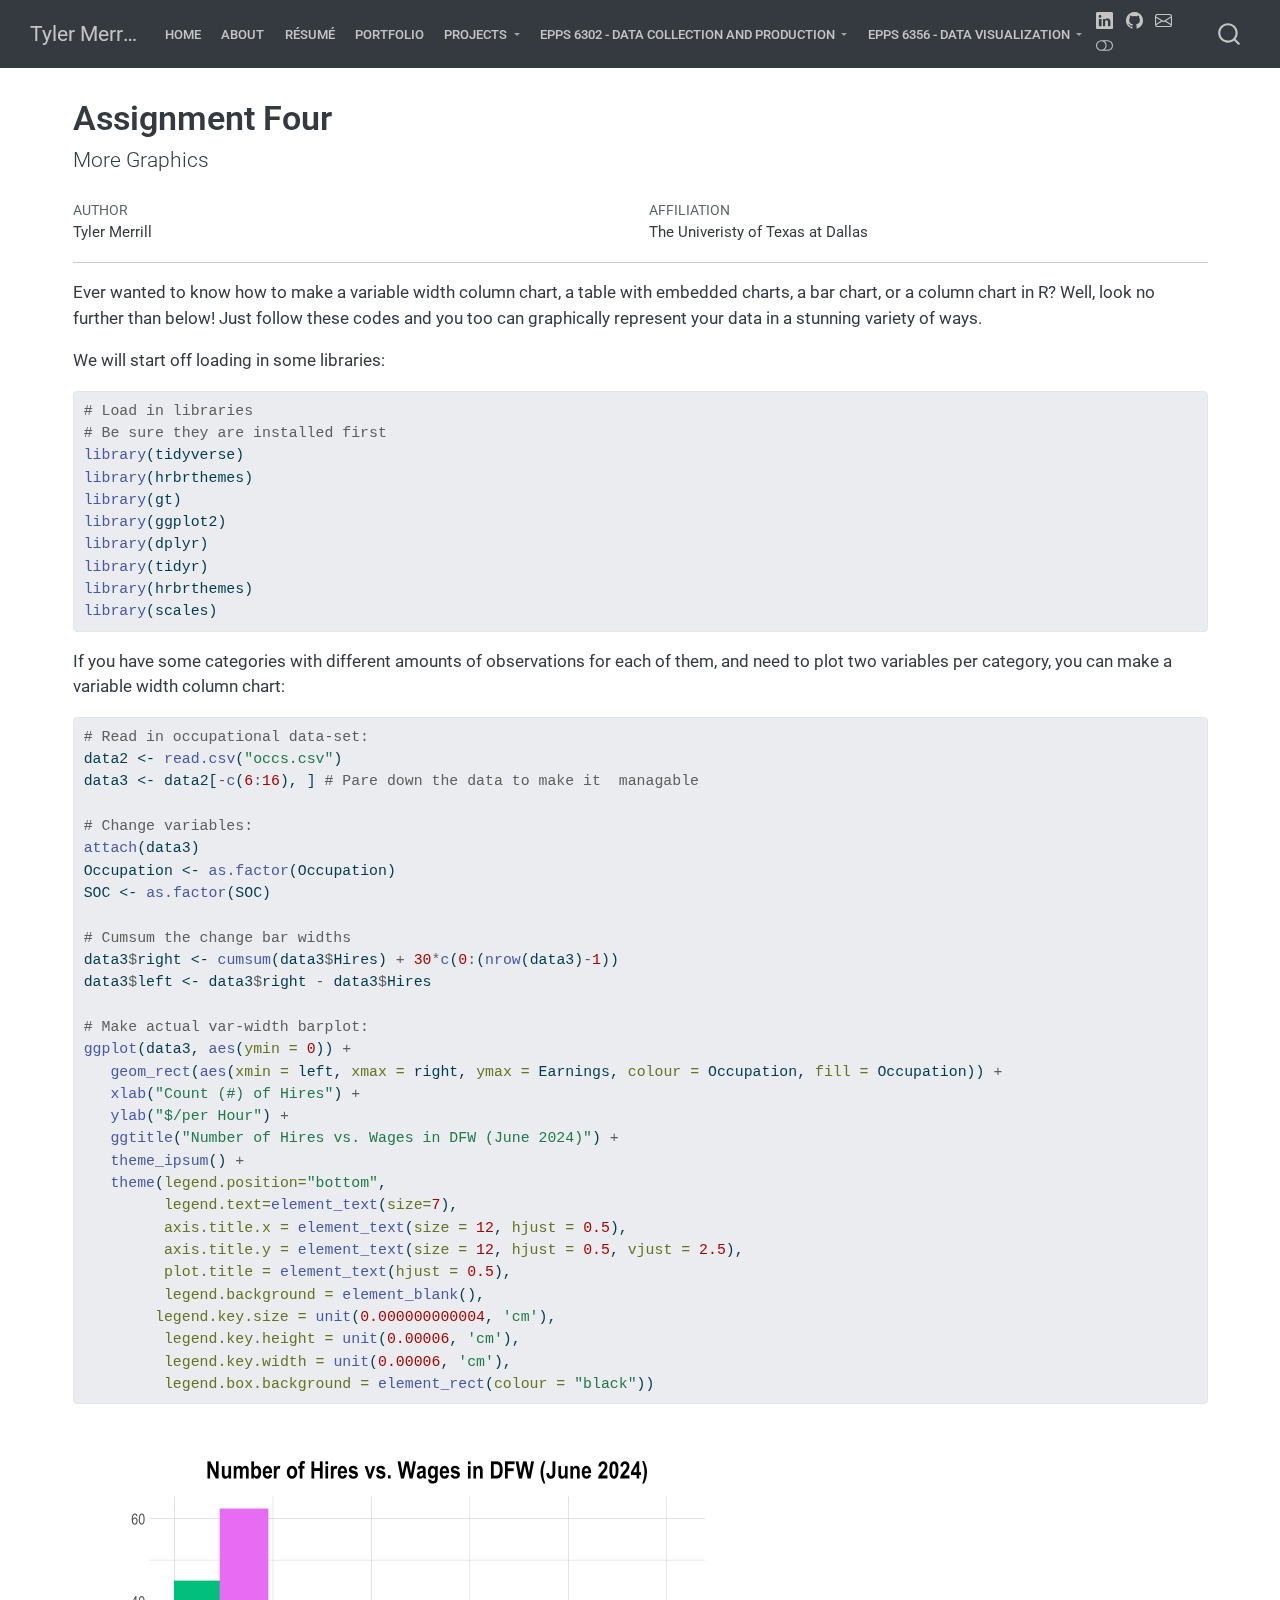
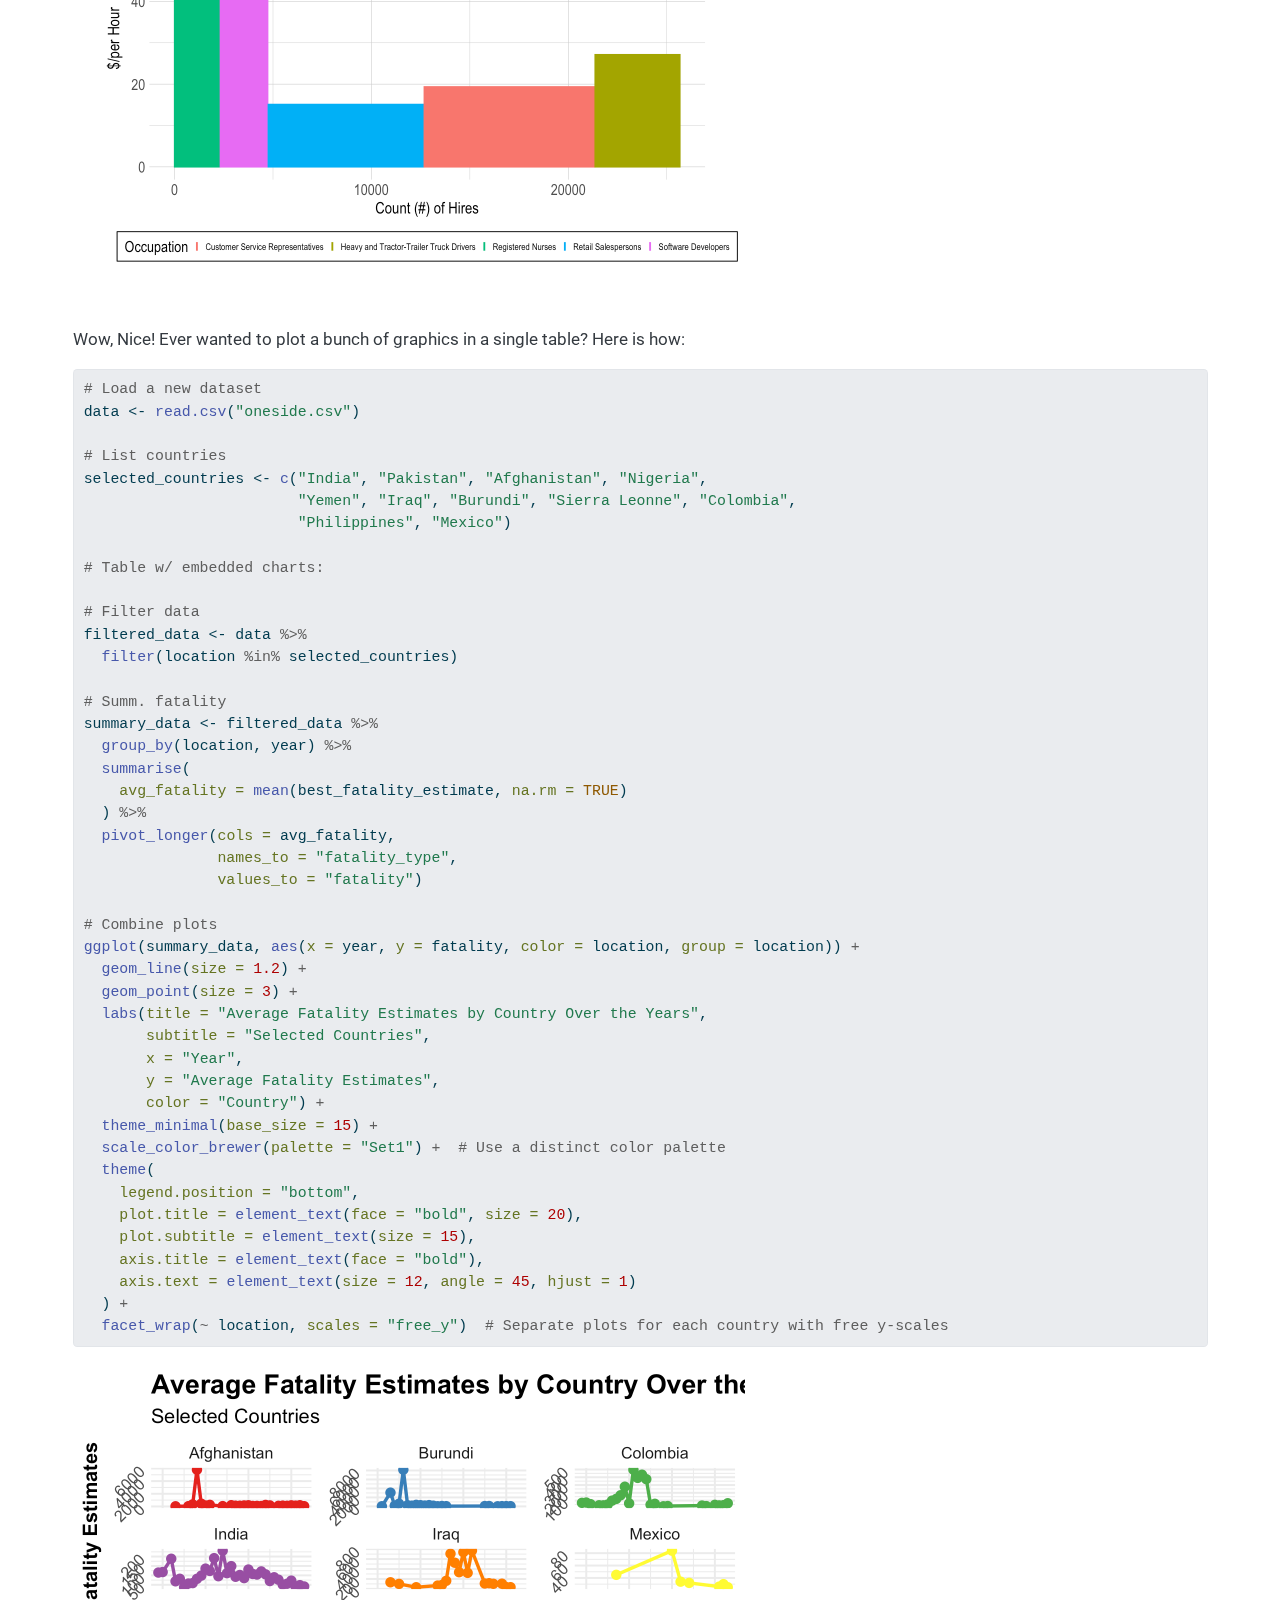
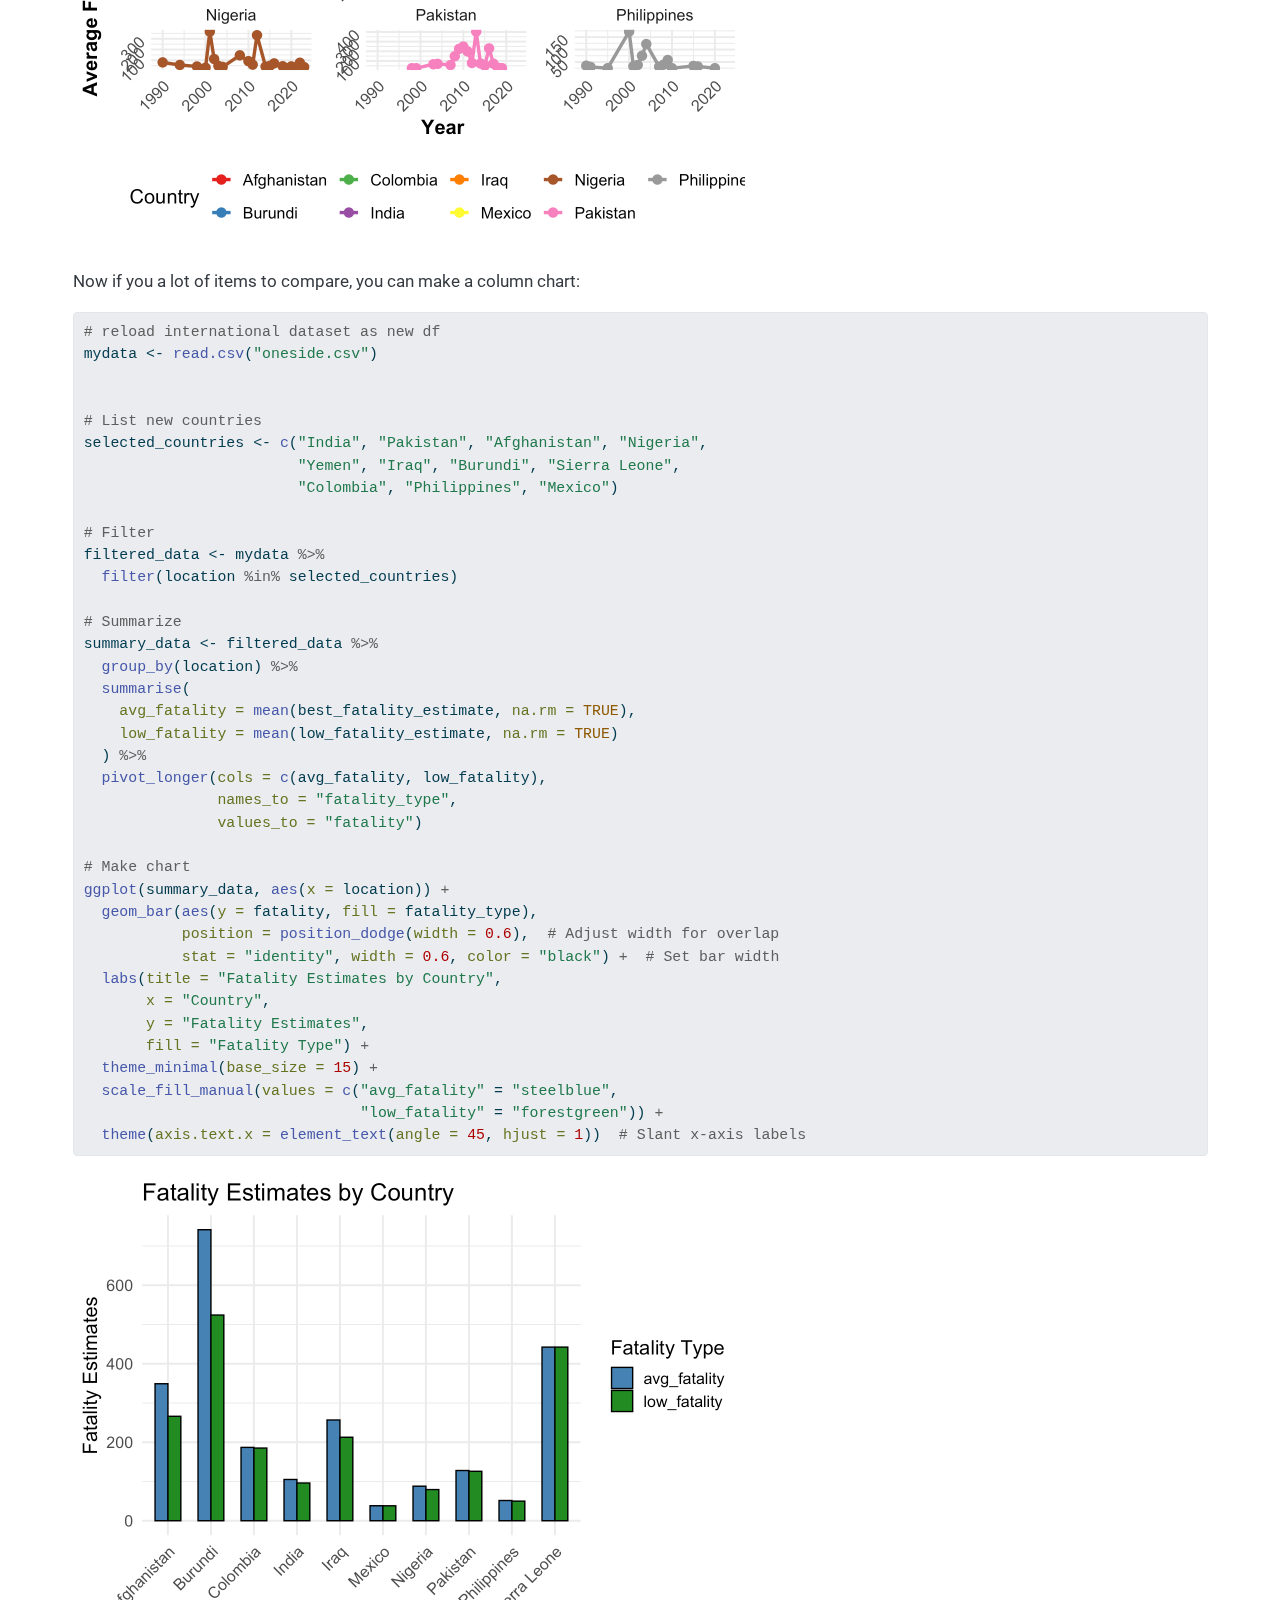
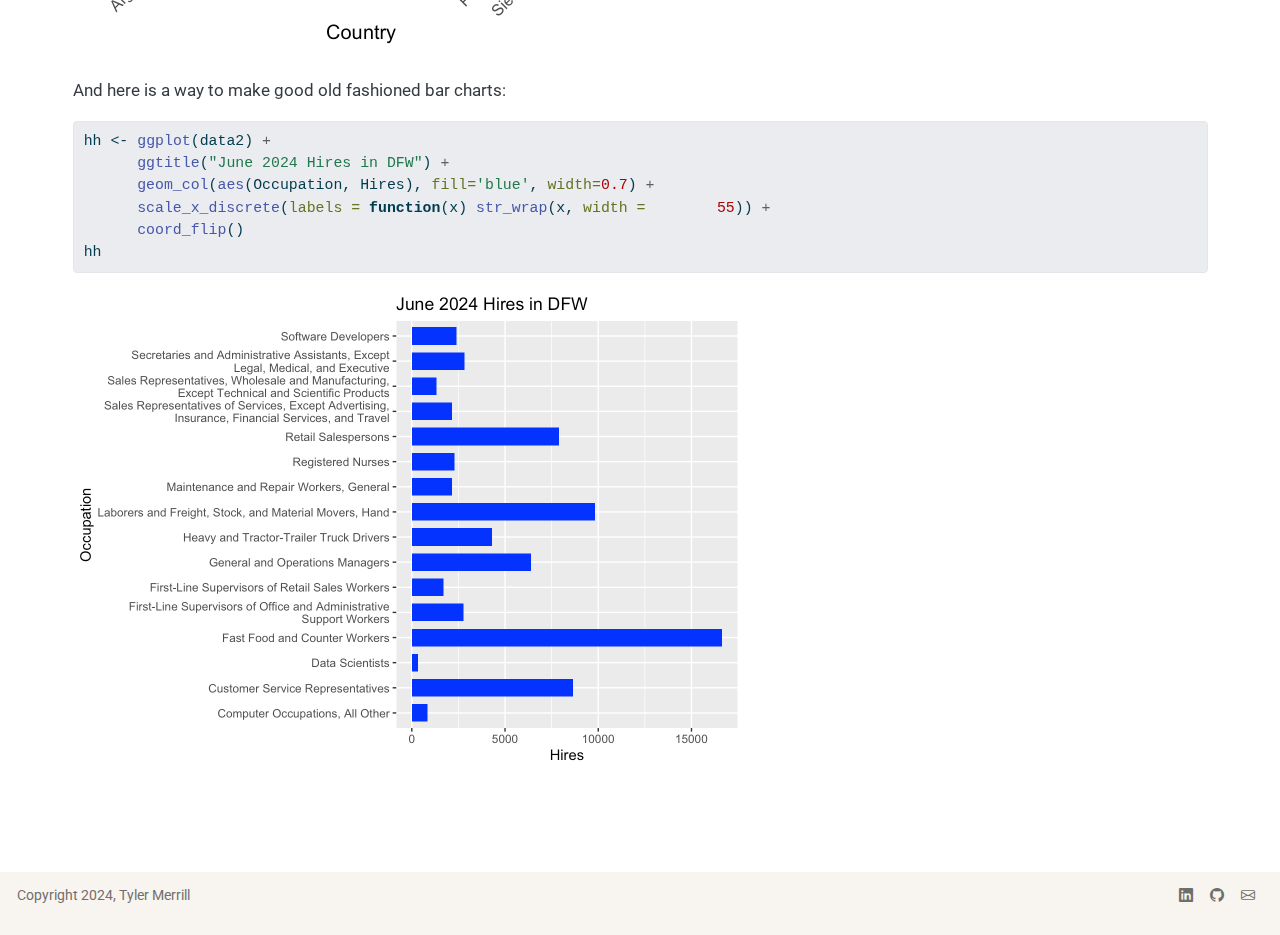
<file: Ansg_4_6356.html>
<!DOCTYPE html>
<html xmlns="http://www.w3.org/1999/xhtml" lang="en" xml:lang="en"><head>

<meta charset="utf-8">
<meta name="generator" content="quarto-1.5.57">

<meta name="viewport" content="width=device-width, initial-scale=1.0, user-scalable=yes">

<meta name="author" content="Tyler Merrill">

<title>Assignment Four – Tyler Merrill</title>
<style>
code{white-space: pre-wrap;}
span.smallcaps{font-variant: small-caps;}
div.columns{display: flex; gap: min(4vw, 1.5em);}
div.column{flex: auto; overflow-x: auto;}
div.hanging-indent{margin-left: 1.5em; text-indent: -1.5em;}
ul.task-list{list-style: none;}
ul.task-list li input[type="checkbox"] {
  width: 0.8em;
  margin: 0 0.8em 0.2em -1em; /* quarto-specific, see https://github.com/quarto-dev/quarto-cli/issues/4556 */ 
  vertical-align: middle;
}
/* CSS for syntax highlighting */
pre > code.sourceCode { white-space: pre; position: relative; }
pre > code.sourceCode > span { line-height: 1.25; }
pre > code.sourceCode > span:empty { height: 1.2em; }
.sourceCode { overflow: visible; }
code.sourceCode > span { color: inherit; text-decoration: inherit; }
div.sourceCode { margin: 1em 0; }
pre.sourceCode { margin: 0; }
@media screen {
div.sourceCode { overflow: auto; }
}
@media print {
pre > code.sourceCode { white-space: pre-wrap; }
pre > code.sourceCode > span { display: inline-block; text-indent: -5em; padding-left: 5em; }
}
pre.numberSource code
  { counter-reset: source-line 0; }
pre.numberSource code > span
  { position: relative; left: -4em; counter-increment: source-line; }
pre.numberSource code > span > a:first-child::before
  { content: counter(source-line);
    position: relative; left: -1em; text-align: right; vertical-align: baseline;
    border: none; display: inline-block;
    -webkit-touch-callout: none; -webkit-user-select: none;
    -khtml-user-select: none; -moz-user-select: none;
    -ms-user-select: none; user-select: none;
    padding: 0 4px; width: 4em;
  }
pre.numberSource { margin-left: 3em;  padding-left: 4px; }
div.sourceCode
  {   }
@media screen {
pre > code.sourceCode > span > a:first-child::before { text-decoration: underline; }
}
</style>


<script src="site_libs/quarto-nav/quarto-nav.js"></script>
<script src="site_libs/quarto-nav/headroom.min.js"></script>
<script src="site_libs/clipboard/clipboard.min.js"></script>
<script src="site_libs/quarto-search/autocomplete.umd.js"></script>
<script src="site_libs/quarto-search/fuse.min.js"></script>
<script src="site_libs/quarto-search/quarto-search.js"></script>
<meta name="quarto:offset" content="./">
<link href="./gruk.png" rel="icon" type="image/png">
<script src="site_libs/quarto-html/quarto.js"></script>
<script src="site_libs/quarto-html/popper.min.js"></script>
<script src="site_libs/quarto-html/tippy.umd.min.js"></script>
<script src="site_libs/quarto-html/anchor.min.js"></script>
<link href="site_libs/quarto-html/tippy.css" rel="stylesheet">
<link href="site_libs/quarto-html/quarto-syntax-highlighting.css" rel="stylesheet" class="quarto-color-scheme" id="quarto-text-highlighting-styles">
<link href="site_libs/quarto-html/quarto-syntax-highlighting-dark.css" rel="prefetch" class="quarto-color-scheme quarto-color-alternate" id="quarto-text-highlighting-styles">
<script src="site_libs/bootstrap/bootstrap.min.js"></script>
<link href="site_libs/bootstrap/bootstrap-icons.css" rel="stylesheet">
<link href="site_libs/bootstrap/bootstrap.min.css" rel="stylesheet" class="quarto-color-scheme" id="quarto-bootstrap" data-mode="light">
<link href="site_libs/bootstrap/bootstrap-dark.min.css" rel="prefetch" class="quarto-color-scheme quarto-color-alternate" id="quarto-bootstrap" data-mode="light">
<script id="quarto-search-options" type="application/json">{
  "location": "navbar",
  "copy-button": false,
  "collapse-after": 3,
  "panel-placement": "end",
  "type": "overlay",
  "limit": 50,
  "keyboard-shortcut": [
    "f",
    "/",
    "s"
  ],
  "show-item-context": false,
  "language": {
    "search-no-results-text": "No results",
    "search-matching-documents-text": "matching documents",
    "search-copy-link-title": "Copy link to search",
    "search-hide-matches-text": "Hide additional matches",
    "search-more-match-text": "more match in this document",
    "search-more-matches-text": "more matches in this document",
    "search-clear-button-title": "Clear",
    "search-text-placeholder": "",
    "search-detached-cancel-button-title": "Cancel",
    "search-submit-button-title": "Submit",
    "search-label": "Search"
  }
}</script>


<link rel="stylesheet" href="styles.css">
</head>

<body class="nav-fixed">

<div id="quarto-search-results"></div>
  <header id="quarto-header" class="headroom fixed-top">
    <nav class="navbar navbar-expand-lg " data-bs-theme="dark">
      <div class="navbar-container container-fluid">
      <div class="navbar-brand-container mx-auto">
    <a class="navbar-brand" href="./index.html">
    <span class="navbar-title">Tyler Merrill</span>
    </a>
  </div>
            <div id="quarto-search" class="" title="Search"></div>
          <button class="navbar-toggler" type="button" data-bs-toggle="collapse" data-bs-target="#navbarCollapse" aria-controls="navbarCollapse" role="menu" aria-expanded="false" aria-label="Toggle navigation" onclick="if (window.quartoToggleHeadroom) { window.quartoToggleHeadroom(); }">
  <span class="navbar-toggler-icon"></span>
</button>
          <div class="collapse navbar-collapse" id="navbarCollapse">
            <ul class="navbar-nav navbar-nav-scroll me-auto">
  <li class="nav-item">
    <a class="nav-link" href="./index.html"> 
<span class="menu-text">Home</span></a>
  </li>  
  <li class="nav-item">
    <a class="nav-link" href="./about.html"> 
<span class="menu-text">About</span></a>
  </li>  
  <li class="nav-item">
    <a class="nav-link" href="./Tyler M - Résumé.pdf"> 
<span class="menu-text">Résumé</span></a>
  </li>  
  <li class="nav-item">
    <a class="nav-link" href="./research.html"> 
<span class="menu-text">Portfolio</span></a>
  </li>  
  <li class="nav-item dropdown ">
    <a class="nav-link dropdown-toggle" href="#" id="nav-menu-projects" role="link" data-bs-toggle="dropdown" aria-expanded="false">
 <span class="menu-text">Projects</span>
    </a>
    <ul class="dropdown-menu" aria-labelledby="nav-menu-projects">    
        <li>
    <a class="dropdown-item" href="./project.html">
 <span class="dropdown-text">EPPS 6302 - Final Project</span></a>
  </li>  
        <li>
    <a class="dropdown-item" href="./project2.html">
 <span class="dropdown-text">EPPS 6356 - Final Project</span></a>
  </li>  
    </ul>
  </li>
  <li class="nav-item dropdown ">
    <a class="nav-link dropdown-toggle" href="#" id="nav-menu-epps-6302---data-collection-and-production" role="link" data-bs-toggle="dropdown" aria-expanded="false">
 <span class="menu-text">EPPS 6302 - Data Collection and Production</span>
    </a>
    <ul class="dropdown-menu" aria-labelledby="nav-menu-epps-6302---data-collection-and-production">    
        <li>
    <a class="dropdown-item" href="./Ansg_1_6302.html">
 <span class="dropdown-text">Assignment One</span></a>
  </li>  
        <li>
    <a class="dropdown-item" href="./Ansg_2_6302.html">
 <span class="dropdown-text">Assignment Two</span></a>
  </li>  
        <li>
    <a class="dropdown-item" href="./Ansg_3_6302.html">
 <span class="dropdown-text">Assignment Three</span></a>
  </li>  
        <li>
    <a class="dropdown-item" href="./Ansg_4_6302.html">
 <span class="dropdown-text">Assignment Four</span></a>
  </li>  
    </ul>
  </li>
  <li class="nav-item dropdown ">
    <a class="nav-link dropdown-toggle" href="#" id="nav-menu-epps-6356---data-visualization" role="link" data-bs-toggle="dropdown" aria-expanded="false">
 <span class="menu-text">EPPS 6356 - Data Visualization</span>
    </a>
    <ul class="dropdown-menu" aria-labelledby="nav-menu-epps-6356---data-visualization">    
        <li>
    <a class="dropdown-item" href="./Ansg_1_6356.html">
 <span class="dropdown-text">Assignment One</span></a>
  </li>  
        <li>
    <a class="dropdown-item" href="./keynote2016.html">
 <span class="dropdown-text">On Dr.&nbsp;Tufte’s 2016 Speech</span></a>
  </li>  
        <li>
    <a class="dropdown-item" href="./flu.html">
 <span class="dropdown-text">Google Flu &amp; Dr.&nbsp;Wickham’s 2019 Keynote</span></a>
  </li>  
        <li>
    <a class="dropdown-item" href="./Ansg_2_6356.html">
 <span class="dropdown-text">Assignment Two</span></a>
  </li>  
        <li>
    <a class="dropdown-item" href="./two_styles.html">
 <span class="dropdown-text">Two Styles - Cario and Ware</span></a>
  </li>  
        <li>
    <a class="dropdown-item" href="./Ansg_3_6356.html">
 <span class="dropdown-text">Assignment Three</span></a>
  </li>  
        <li>
    <a class="dropdown-item" href="./Ansg_4_6356.html">
 <span class="dropdown-text">Assignment Four</span></a>
  </li>  
        <li>
    <a class="dropdown-item" href="./Knuth.html">
 <span class="dropdown-text">Comments on Knuth and Malinowski</span></a>
  </li>  
        <li>
    <a class="dropdown-item" href="./Ansg_5_6356.html">
 <span class="dropdown-text">Assignment Five</span></a>
  </li>  
        <li>
    <a class="dropdown-item" href="./Ansg_6_6356.html">
 <span class="dropdown-text">Assignment Six</span></a>
  </li>  
        <li>
    <a class="dropdown-item" href="./Ansg_7_6356.html">
 <span class="dropdown-text">Assignment Seven (Hackathon 02)</span></a>
  </li>  
    </ul>
  </li>
</ul>
          </div> <!-- /navcollapse -->
            <div class="quarto-navbar-tools tools-wide">
    <a href="https://www.linkedin.com/in/tylermpro/" title="" class="quarto-navigation-tool px-1" aria-label=""><i class="bi bi-linkedin"></i></a>
    <a href="https://github.com/tylermerrill/tylermerrill.github.io" title="" class="quarto-navigation-tool px-1" aria-label=""><i class="bi bi-github"></i></a>
    <a href="mailto:Tyler.Merrill@UTDallas.edu" title="" class="quarto-navigation-tool px-1" aria-label=""><i class="bi bi-envelope"></i></a>
  <a href="" class="quarto-color-scheme-toggle quarto-navigation-tool  px-1" onclick="window.quartoToggleColorScheme(); return false;" title="Toggle dark mode"><i class="bi"></i></a>
</div>
      </div> <!-- /container-fluid -->
    </nav>
</header>
<!-- content -->
<div id="quarto-content" class="quarto-container page-columns page-rows-contents page-layout-full page-navbar">
<!-- sidebar -->
<!-- margin-sidebar -->
    <div id="quarto-margin-sidebar" class="sidebar margin-sidebar zindex-bottom">
        
    </div>
<!-- main -->
<main class="content column-page" id="quarto-document-content">

<header id="title-block-header" class="quarto-title-block default">
<div class="quarto-title">
<h1 class="title">Assignment Four</h1>
<p class="subtitle lead">More Graphics</p>
</div>


<div class="quarto-title-meta-author column-page">
  <div class="quarto-title-meta-heading">Author</div>
  <div class="quarto-title-meta-heading">Affiliation</div>
  
    <div class="quarto-title-meta-contents">
    <p class="author">Tyler Merrill </p>
  </div>
  <div class="quarto-title-meta-contents">
        <p class="affiliation">
            The Univeristy of Texas at Dallas
          </p>
      </div>
  </div>

<div class="quarto-title-meta column-page">

      
  
    
  </div>
  


</header>


<hr>
<p>Ever wanted to know how to make a variable width column chart, a table with embedded charts, a bar chart, or a column chart in R? Well, look no further than below! Just follow these codes and you too can graphically represent your data in a stunning variety of ways.</p>
<p>We will start off loading in some libraries:</p>
<div class="cell">
<div class="sourceCode cell-code" id="cb1"><pre class="sourceCode r code-with-copy"><code class="sourceCode r"><span id="cb1-1"><a href="#cb1-1" aria-hidden="true" tabindex="-1"></a><span class="co"># Load in libraries</span></span>
<span id="cb1-2"><a href="#cb1-2" aria-hidden="true" tabindex="-1"></a><span class="co"># Be sure they are installed first</span></span>
<span id="cb1-3"><a href="#cb1-3" aria-hidden="true" tabindex="-1"></a><span class="fu">library</span>(tidyverse)</span>
<span id="cb1-4"><a href="#cb1-4" aria-hidden="true" tabindex="-1"></a><span class="fu">library</span>(hrbrthemes)</span>
<span id="cb1-5"><a href="#cb1-5" aria-hidden="true" tabindex="-1"></a><span class="fu">library</span>(gt)</span>
<span id="cb1-6"><a href="#cb1-6" aria-hidden="true" tabindex="-1"></a><span class="fu">library</span>(ggplot2)</span>
<span id="cb1-7"><a href="#cb1-7" aria-hidden="true" tabindex="-1"></a><span class="fu">library</span>(dplyr)</span>
<span id="cb1-8"><a href="#cb1-8" aria-hidden="true" tabindex="-1"></a><span class="fu">library</span>(tidyr)</span>
<span id="cb1-9"><a href="#cb1-9" aria-hidden="true" tabindex="-1"></a><span class="fu">library</span>(hrbrthemes)</span>
<span id="cb1-10"><a href="#cb1-10" aria-hidden="true" tabindex="-1"></a><span class="fu">library</span>(scales)</span></code><button title="Copy to Clipboard" class="code-copy-button"><i class="bi"></i></button></pre></div>
</div>
<p>If you have some categories with different amounts of observations for each of them, and need to plot two variables per category, you can make a variable width column chart:</p>
<div class="cell">
<div class="sourceCode cell-code" id="cb2"><pre class="sourceCode r code-with-copy"><code class="sourceCode r"><span id="cb2-1"><a href="#cb2-1" aria-hidden="true" tabindex="-1"></a><span class="co"># Read in occupational data-set:</span></span>
<span id="cb2-2"><a href="#cb2-2" aria-hidden="true" tabindex="-1"></a>data2 <span class="ot">&lt;-</span> <span class="fu">read.csv</span>(<span class="st">"occs.csv"</span>)</span>
<span id="cb2-3"><a href="#cb2-3" aria-hidden="true" tabindex="-1"></a>data3 <span class="ot">&lt;-</span> data2[<span class="sc">-</span><span class="fu">c</span>(<span class="dv">6</span><span class="sc">:</span><span class="dv">16</span>), ] <span class="co"># Pare down the data to make it  managable</span></span>
<span id="cb2-4"><a href="#cb2-4" aria-hidden="true" tabindex="-1"></a></span>
<span id="cb2-5"><a href="#cb2-5" aria-hidden="true" tabindex="-1"></a><span class="co"># Change variables:</span></span>
<span id="cb2-6"><a href="#cb2-6" aria-hidden="true" tabindex="-1"></a><span class="fu">attach</span>(data3)</span>
<span id="cb2-7"><a href="#cb2-7" aria-hidden="true" tabindex="-1"></a>Occupation <span class="ot">&lt;-</span> <span class="fu">as.factor</span>(Occupation)</span>
<span id="cb2-8"><a href="#cb2-8" aria-hidden="true" tabindex="-1"></a>SOC <span class="ot">&lt;-</span> <span class="fu">as.factor</span>(SOC)</span>
<span id="cb2-9"><a href="#cb2-9" aria-hidden="true" tabindex="-1"></a></span>
<span id="cb2-10"><a href="#cb2-10" aria-hidden="true" tabindex="-1"></a><span class="co"># Cumsum the change bar widths</span></span>
<span id="cb2-11"><a href="#cb2-11" aria-hidden="true" tabindex="-1"></a>data3<span class="sc">$</span>right <span class="ot">&lt;-</span> <span class="fu">cumsum</span>(data3<span class="sc">$</span>Hires) <span class="sc">+</span> <span class="dv">30</span><span class="sc">*</span><span class="fu">c</span>(<span class="dv">0</span><span class="sc">:</span>(<span class="fu">nrow</span>(data3)<span class="sc">-</span><span class="dv">1</span>))</span>
<span id="cb2-12"><a href="#cb2-12" aria-hidden="true" tabindex="-1"></a>data3<span class="sc">$</span>left <span class="ot">&lt;-</span> data3<span class="sc">$</span>right <span class="sc">-</span> data3<span class="sc">$</span>Hires</span>
<span id="cb2-13"><a href="#cb2-13" aria-hidden="true" tabindex="-1"></a></span>
<span id="cb2-14"><a href="#cb2-14" aria-hidden="true" tabindex="-1"></a><span class="co"># Make actual var-width barplot:</span></span>
<span id="cb2-15"><a href="#cb2-15" aria-hidden="true" tabindex="-1"></a><span class="fu">ggplot</span>(data3, <span class="fu">aes</span>(<span class="at">ymin =</span> <span class="dv">0</span>)) <span class="sc">+</span> </span>
<span id="cb2-16"><a href="#cb2-16" aria-hidden="true" tabindex="-1"></a>   <span class="fu">geom_rect</span>(<span class="fu">aes</span>(<span class="at">xmin =</span> left, <span class="at">xmax =</span> right, <span class="at">ymax =</span> Earnings, <span class="at">colour =</span> Occupation, <span class="at">fill =</span> Occupation)) <span class="sc">+</span></span>
<span id="cb2-17"><a href="#cb2-17" aria-hidden="true" tabindex="-1"></a>   <span class="fu">xlab</span>(<span class="st">"Count (#) of Hires"</span>) <span class="sc">+</span> </span>
<span id="cb2-18"><a href="#cb2-18" aria-hidden="true" tabindex="-1"></a>   <span class="fu">ylab</span>(<span class="st">"$/per Hour"</span>) <span class="sc">+</span></span>
<span id="cb2-19"><a href="#cb2-19" aria-hidden="true" tabindex="-1"></a>   <span class="fu">ggtitle</span>(<span class="st">"Number of Hires vs. Wages in DFW (June 2024)"</span>) <span class="sc">+</span></span>
<span id="cb2-20"><a href="#cb2-20" aria-hidden="true" tabindex="-1"></a>   <span class="fu">theme_ipsum</span>() <span class="sc">+</span></span>
<span id="cb2-21"><a href="#cb2-21" aria-hidden="true" tabindex="-1"></a>   <span class="fu">theme</span>(<span class="at">legend.position=</span><span class="st">"bottom"</span>,</span>
<span id="cb2-22"><a href="#cb2-22" aria-hidden="true" tabindex="-1"></a>         <span class="at">legend.text=</span><span class="fu">element_text</span>(<span class="at">size=</span><span class="dv">7</span>),</span>
<span id="cb2-23"><a href="#cb2-23" aria-hidden="true" tabindex="-1"></a>         <span class="at">axis.title.x =</span> <span class="fu">element_text</span>(<span class="at">size =</span> <span class="dv">12</span>, <span class="at">hjust =</span> <span class="fl">0.5</span>),</span>
<span id="cb2-24"><a href="#cb2-24" aria-hidden="true" tabindex="-1"></a>         <span class="at">axis.title.y =</span> <span class="fu">element_text</span>(<span class="at">size =</span> <span class="dv">12</span>, <span class="at">hjust =</span> <span class="fl">0.5</span>, <span class="at">vjust =</span> <span class="fl">2.5</span>),</span>
<span id="cb2-25"><a href="#cb2-25" aria-hidden="true" tabindex="-1"></a>         <span class="at">plot.title =</span> <span class="fu">element_text</span>(<span class="at">hjust =</span> <span class="fl">0.5</span>),</span>
<span id="cb2-26"><a href="#cb2-26" aria-hidden="true" tabindex="-1"></a>         <span class="at">legend.background =</span> <span class="fu">element_blank</span>(),</span>
<span id="cb2-27"><a href="#cb2-27" aria-hidden="true" tabindex="-1"></a>        <span class="at">legend.key.size =</span> <span class="fu">unit</span>(<span class="fl">0.000000000004</span>, <span class="st">'cm'</span>),</span>
<span id="cb2-28"><a href="#cb2-28" aria-hidden="true" tabindex="-1"></a>         <span class="at">legend.key.height =</span> <span class="fu">unit</span>(<span class="fl">0.00006</span>, <span class="st">'cm'</span>),</span>
<span id="cb2-29"><a href="#cb2-29" aria-hidden="true" tabindex="-1"></a>         <span class="at">legend.key.width =</span> <span class="fu">unit</span>(<span class="fl">0.00006</span>, <span class="st">'cm'</span>),</span>
<span id="cb2-30"><a href="#cb2-30" aria-hidden="true" tabindex="-1"></a>         <span class="at">legend.box.background =</span> <span class="fu">element_rect</span>(<span class="at">colour =</span> <span class="st">"black"</span>))</span></code><button title="Copy to Clipboard" class="code-copy-button"><i class="bi"></i></button></pre></div>
<div class="cell-output-display">
<div>
<figure class="figure">
<p><img src="Ansg_4_6356_files/figure-html/unnamed-chunk-2-1.png" class="img-fluid figure-img" width="672"></p>
</figure>
</div>
</div>
</div>
<p>Wow, Nice! Ever wanted to plot a bunch of graphics in a single table? Here is how:</p>
<div class="cell">
<div class="sourceCode cell-code" id="cb3"><pre class="sourceCode r code-with-copy"><code class="sourceCode r"><span id="cb3-1"><a href="#cb3-1" aria-hidden="true" tabindex="-1"></a><span class="co"># Load a new dataset</span></span>
<span id="cb3-2"><a href="#cb3-2" aria-hidden="true" tabindex="-1"></a>data <span class="ot">&lt;-</span> <span class="fu">read.csv</span>(<span class="st">"oneside.csv"</span>)</span>
<span id="cb3-3"><a href="#cb3-3" aria-hidden="true" tabindex="-1"></a></span>
<span id="cb3-4"><a href="#cb3-4" aria-hidden="true" tabindex="-1"></a><span class="co"># List countries</span></span>
<span id="cb3-5"><a href="#cb3-5" aria-hidden="true" tabindex="-1"></a>selected_countries <span class="ot">&lt;-</span> <span class="fu">c</span>(<span class="st">"India"</span>, <span class="st">"Pakistan"</span>, <span class="st">"Afghanistan"</span>, <span class="st">"Nigeria"</span>, </span>
<span id="cb3-6"><a href="#cb3-6" aria-hidden="true" tabindex="-1"></a>                        <span class="st">"Yemen"</span>, <span class="st">"Iraq"</span>, <span class="st">"Burundi"</span>, <span class="st">"Sierra Leonne"</span>, <span class="st">"Colombia"</span>, </span>
<span id="cb3-7"><a href="#cb3-7" aria-hidden="true" tabindex="-1"></a>                        <span class="st">"Philippines"</span>, <span class="st">"Mexico"</span>)</span>
<span id="cb3-8"><a href="#cb3-8" aria-hidden="true" tabindex="-1"></a></span>
<span id="cb3-9"><a href="#cb3-9" aria-hidden="true" tabindex="-1"></a><span class="co"># Table w/ embedded charts:</span></span>
<span id="cb3-10"><a href="#cb3-10" aria-hidden="true" tabindex="-1"></a></span>
<span id="cb3-11"><a href="#cb3-11" aria-hidden="true" tabindex="-1"></a><span class="co"># Filter data </span></span>
<span id="cb3-12"><a href="#cb3-12" aria-hidden="true" tabindex="-1"></a>filtered_data <span class="ot">&lt;-</span> data <span class="sc">%&gt;%</span></span>
<span id="cb3-13"><a href="#cb3-13" aria-hidden="true" tabindex="-1"></a>  <span class="fu">filter</span>(location <span class="sc">%in%</span> selected_countries)</span>
<span id="cb3-14"><a href="#cb3-14" aria-hidden="true" tabindex="-1"></a></span>
<span id="cb3-15"><a href="#cb3-15" aria-hidden="true" tabindex="-1"></a><span class="co"># Summ. fatality </span></span>
<span id="cb3-16"><a href="#cb3-16" aria-hidden="true" tabindex="-1"></a>summary_data <span class="ot">&lt;-</span> filtered_data <span class="sc">%&gt;%</span></span>
<span id="cb3-17"><a href="#cb3-17" aria-hidden="true" tabindex="-1"></a>  <span class="fu">group_by</span>(location, year) <span class="sc">%&gt;%</span></span>
<span id="cb3-18"><a href="#cb3-18" aria-hidden="true" tabindex="-1"></a>  <span class="fu">summarise</span>(</span>
<span id="cb3-19"><a href="#cb3-19" aria-hidden="true" tabindex="-1"></a>    <span class="at">avg_fatality =</span> <span class="fu">mean</span>(best_fatality_estimate, <span class="at">na.rm =</span> <span class="cn">TRUE</span>)</span>
<span id="cb3-20"><a href="#cb3-20" aria-hidden="true" tabindex="-1"></a>  ) <span class="sc">%&gt;%</span></span>
<span id="cb3-21"><a href="#cb3-21" aria-hidden="true" tabindex="-1"></a>  <span class="fu">pivot_longer</span>(<span class="at">cols =</span> avg_fatality,</span>
<span id="cb3-22"><a href="#cb3-22" aria-hidden="true" tabindex="-1"></a>               <span class="at">names_to =</span> <span class="st">"fatality_type"</span>,</span>
<span id="cb3-23"><a href="#cb3-23" aria-hidden="true" tabindex="-1"></a>               <span class="at">values_to =</span> <span class="st">"fatality"</span>)</span>
<span id="cb3-24"><a href="#cb3-24" aria-hidden="true" tabindex="-1"></a></span>
<span id="cb3-25"><a href="#cb3-25" aria-hidden="true" tabindex="-1"></a><span class="co"># Combine plots</span></span>
<span id="cb3-26"><a href="#cb3-26" aria-hidden="true" tabindex="-1"></a><span class="fu">ggplot</span>(summary_data, <span class="fu">aes</span>(<span class="at">x =</span> year, <span class="at">y =</span> fatality, <span class="at">color =</span> location, <span class="at">group =</span> location)) <span class="sc">+</span></span>
<span id="cb3-27"><a href="#cb3-27" aria-hidden="true" tabindex="-1"></a>  <span class="fu">geom_line</span>(<span class="at">size =</span> <span class="fl">1.2</span>) <span class="sc">+</span></span>
<span id="cb3-28"><a href="#cb3-28" aria-hidden="true" tabindex="-1"></a>  <span class="fu">geom_point</span>(<span class="at">size =</span> <span class="dv">3</span>) <span class="sc">+</span></span>
<span id="cb3-29"><a href="#cb3-29" aria-hidden="true" tabindex="-1"></a>  <span class="fu">labs</span>(<span class="at">title =</span> <span class="st">"Average Fatality Estimates by Country Over the Years"</span>,</span>
<span id="cb3-30"><a href="#cb3-30" aria-hidden="true" tabindex="-1"></a>       <span class="at">subtitle =</span> <span class="st">"Selected Countries"</span>,</span>
<span id="cb3-31"><a href="#cb3-31" aria-hidden="true" tabindex="-1"></a>       <span class="at">x =</span> <span class="st">"Year"</span>,</span>
<span id="cb3-32"><a href="#cb3-32" aria-hidden="true" tabindex="-1"></a>       <span class="at">y =</span> <span class="st">"Average Fatality Estimates"</span>,</span>
<span id="cb3-33"><a href="#cb3-33" aria-hidden="true" tabindex="-1"></a>       <span class="at">color =</span> <span class="st">"Country"</span>) <span class="sc">+</span></span>
<span id="cb3-34"><a href="#cb3-34" aria-hidden="true" tabindex="-1"></a>  <span class="fu">theme_minimal</span>(<span class="at">base_size =</span> <span class="dv">15</span>) <span class="sc">+</span></span>
<span id="cb3-35"><a href="#cb3-35" aria-hidden="true" tabindex="-1"></a>  <span class="fu">scale_color_brewer</span>(<span class="at">palette =</span> <span class="st">"Set1"</span>) <span class="sc">+</span>  <span class="co"># Use a distinct color palette</span></span>
<span id="cb3-36"><a href="#cb3-36" aria-hidden="true" tabindex="-1"></a>  <span class="fu">theme</span>(</span>
<span id="cb3-37"><a href="#cb3-37" aria-hidden="true" tabindex="-1"></a>    <span class="at">legend.position =</span> <span class="st">"bottom"</span>,</span>
<span id="cb3-38"><a href="#cb3-38" aria-hidden="true" tabindex="-1"></a>    <span class="at">plot.title =</span> <span class="fu">element_text</span>(<span class="at">face =</span> <span class="st">"bold"</span>, <span class="at">size =</span> <span class="dv">20</span>),</span>
<span id="cb3-39"><a href="#cb3-39" aria-hidden="true" tabindex="-1"></a>    <span class="at">plot.subtitle =</span> <span class="fu">element_text</span>(<span class="at">size =</span> <span class="dv">15</span>),</span>
<span id="cb3-40"><a href="#cb3-40" aria-hidden="true" tabindex="-1"></a>    <span class="at">axis.title =</span> <span class="fu">element_text</span>(<span class="at">face =</span> <span class="st">"bold"</span>),</span>
<span id="cb3-41"><a href="#cb3-41" aria-hidden="true" tabindex="-1"></a>    <span class="at">axis.text =</span> <span class="fu">element_text</span>(<span class="at">size =</span> <span class="dv">12</span>, <span class="at">angle =</span> <span class="dv">45</span>, <span class="at">hjust =</span> <span class="dv">1</span>)</span>
<span id="cb3-42"><a href="#cb3-42" aria-hidden="true" tabindex="-1"></a>  ) <span class="sc">+</span></span>
<span id="cb3-43"><a href="#cb3-43" aria-hidden="true" tabindex="-1"></a>  <span class="fu">facet_wrap</span>(<span class="sc">~</span> location, <span class="at">scales =</span> <span class="st">"free_y"</span>)  <span class="co"># Separate plots for each country with free y-scales</span></span></code><button title="Copy to Clipboard" class="code-copy-button"><i class="bi"></i></button></pre></div>
<div class="cell-output-display">
<div>
<figure class="figure">
<p><img src="Ansg_4_6356_files/figure-html/unnamed-chunk-3-1.png" class="img-fluid figure-img" width="672"></p>
</figure>
</div>
</div>
</div>
<p>Now if you a lot of items to compare, you can make a column chart:</p>
<div class="cell">
<div class="sourceCode cell-code" id="cb4"><pre class="sourceCode r code-with-copy"><code class="sourceCode r"><span id="cb4-1"><a href="#cb4-1" aria-hidden="true" tabindex="-1"></a><span class="co"># reload international dataset as new df</span></span>
<span id="cb4-2"><a href="#cb4-2" aria-hidden="true" tabindex="-1"></a>mydata <span class="ot">&lt;-</span> <span class="fu">read.csv</span>(<span class="st">"oneside.csv"</span>)</span>
<span id="cb4-3"><a href="#cb4-3" aria-hidden="true" tabindex="-1"></a></span>
<span id="cb4-4"><a href="#cb4-4" aria-hidden="true" tabindex="-1"></a></span>
<span id="cb4-5"><a href="#cb4-5" aria-hidden="true" tabindex="-1"></a><span class="co"># List new countries</span></span>
<span id="cb4-6"><a href="#cb4-6" aria-hidden="true" tabindex="-1"></a>selected_countries <span class="ot">&lt;-</span> <span class="fu">c</span>(<span class="st">"India"</span>, <span class="st">"Pakistan"</span>, <span class="st">"Afghanistan"</span>, <span class="st">"Nigeria"</span>, </span>
<span id="cb4-7"><a href="#cb4-7" aria-hidden="true" tabindex="-1"></a>                        <span class="st">"Yemen"</span>, <span class="st">"Iraq"</span>, <span class="st">"Burundi"</span>, <span class="st">"Sierra Leone"</span>, </span>
<span id="cb4-8"><a href="#cb4-8" aria-hidden="true" tabindex="-1"></a>                        <span class="st">"Colombia"</span>, <span class="st">"Philippines"</span>, <span class="st">"Mexico"</span>)</span>
<span id="cb4-9"><a href="#cb4-9" aria-hidden="true" tabindex="-1"></a></span>
<span id="cb4-10"><a href="#cb4-10" aria-hidden="true" tabindex="-1"></a><span class="co"># Filter </span></span>
<span id="cb4-11"><a href="#cb4-11" aria-hidden="true" tabindex="-1"></a>filtered_data <span class="ot">&lt;-</span> mydata <span class="sc">%&gt;%</span></span>
<span id="cb4-12"><a href="#cb4-12" aria-hidden="true" tabindex="-1"></a>  <span class="fu">filter</span>(location <span class="sc">%in%</span> selected_countries)</span>
<span id="cb4-13"><a href="#cb4-13" aria-hidden="true" tabindex="-1"></a></span>
<span id="cb4-14"><a href="#cb4-14" aria-hidden="true" tabindex="-1"></a><span class="co"># Summarize</span></span>
<span id="cb4-15"><a href="#cb4-15" aria-hidden="true" tabindex="-1"></a>summary_data <span class="ot">&lt;-</span> filtered_data <span class="sc">%&gt;%</span></span>
<span id="cb4-16"><a href="#cb4-16" aria-hidden="true" tabindex="-1"></a>  <span class="fu">group_by</span>(location) <span class="sc">%&gt;%</span></span>
<span id="cb4-17"><a href="#cb4-17" aria-hidden="true" tabindex="-1"></a>  <span class="fu">summarise</span>(</span>
<span id="cb4-18"><a href="#cb4-18" aria-hidden="true" tabindex="-1"></a>    <span class="at">avg_fatality =</span> <span class="fu">mean</span>(best_fatality_estimate, <span class="at">na.rm =</span> <span class="cn">TRUE</span>),</span>
<span id="cb4-19"><a href="#cb4-19" aria-hidden="true" tabindex="-1"></a>    <span class="at">low_fatality =</span> <span class="fu">mean</span>(low_fatality_estimate, <span class="at">na.rm =</span> <span class="cn">TRUE</span>)</span>
<span id="cb4-20"><a href="#cb4-20" aria-hidden="true" tabindex="-1"></a>  ) <span class="sc">%&gt;%</span></span>
<span id="cb4-21"><a href="#cb4-21" aria-hidden="true" tabindex="-1"></a>  <span class="fu">pivot_longer</span>(<span class="at">cols =</span> <span class="fu">c</span>(avg_fatality, low_fatality),</span>
<span id="cb4-22"><a href="#cb4-22" aria-hidden="true" tabindex="-1"></a>               <span class="at">names_to =</span> <span class="st">"fatality_type"</span>,</span>
<span id="cb4-23"><a href="#cb4-23" aria-hidden="true" tabindex="-1"></a>               <span class="at">values_to =</span> <span class="st">"fatality"</span>)</span>
<span id="cb4-24"><a href="#cb4-24" aria-hidden="true" tabindex="-1"></a></span>
<span id="cb4-25"><a href="#cb4-25" aria-hidden="true" tabindex="-1"></a><span class="co"># Make chart </span></span>
<span id="cb4-26"><a href="#cb4-26" aria-hidden="true" tabindex="-1"></a><span class="fu">ggplot</span>(summary_data, <span class="fu">aes</span>(<span class="at">x =</span> location)) <span class="sc">+</span></span>
<span id="cb4-27"><a href="#cb4-27" aria-hidden="true" tabindex="-1"></a>  <span class="fu">geom_bar</span>(<span class="fu">aes</span>(<span class="at">y =</span> fatality, <span class="at">fill =</span> fatality_type), </span>
<span id="cb4-28"><a href="#cb4-28" aria-hidden="true" tabindex="-1"></a>           <span class="at">position =</span> <span class="fu">position_dodge</span>(<span class="at">width =</span> <span class="fl">0.6</span>),  <span class="co"># Adjust width for overlap</span></span>
<span id="cb4-29"><a href="#cb4-29" aria-hidden="true" tabindex="-1"></a>           <span class="at">stat =</span> <span class="st">"identity"</span>, <span class="at">width =</span> <span class="fl">0.6</span>, <span class="at">color =</span> <span class="st">"black"</span>) <span class="sc">+</span>  <span class="co"># Set bar width</span></span>
<span id="cb4-30"><a href="#cb4-30" aria-hidden="true" tabindex="-1"></a>  <span class="fu">labs</span>(<span class="at">title =</span> <span class="st">"Fatality Estimates by Country"</span>,</span>
<span id="cb4-31"><a href="#cb4-31" aria-hidden="true" tabindex="-1"></a>       <span class="at">x =</span> <span class="st">"Country"</span>,</span>
<span id="cb4-32"><a href="#cb4-32" aria-hidden="true" tabindex="-1"></a>       <span class="at">y =</span> <span class="st">"Fatality Estimates"</span>,</span>
<span id="cb4-33"><a href="#cb4-33" aria-hidden="true" tabindex="-1"></a>       <span class="at">fill =</span> <span class="st">"Fatality Type"</span>) <span class="sc">+</span></span>
<span id="cb4-34"><a href="#cb4-34" aria-hidden="true" tabindex="-1"></a>  <span class="fu">theme_minimal</span>(<span class="at">base_size =</span> <span class="dv">15</span>) <span class="sc">+</span></span>
<span id="cb4-35"><a href="#cb4-35" aria-hidden="true" tabindex="-1"></a>  <span class="fu">scale_fill_manual</span>(<span class="at">values =</span> <span class="fu">c</span>(<span class="st">"avg_fatality"</span> <span class="ot">=</span> <span class="st">"steelblue"</span>, </span>
<span id="cb4-36"><a href="#cb4-36" aria-hidden="true" tabindex="-1"></a>                               <span class="st">"low_fatality"</span> <span class="ot">=</span> <span class="st">"forestgreen"</span>)) <span class="sc">+</span></span>
<span id="cb4-37"><a href="#cb4-37" aria-hidden="true" tabindex="-1"></a>  <span class="fu">theme</span>(<span class="at">axis.text.x =</span> <span class="fu">element_text</span>(<span class="at">angle =</span> <span class="dv">45</span>, <span class="at">hjust =</span> <span class="dv">1</span>))  <span class="co"># Slant x-axis labels</span></span></code><button title="Copy to Clipboard" class="code-copy-button"><i class="bi"></i></button></pre></div>
<div class="cell-output-display">
<div>
<figure class="figure">
<p><img src="Ansg_4_6356_files/figure-html/unnamed-chunk-4-1.png" class="img-fluid figure-img" width="672"></p>
</figure>
</div>
</div>
</div>
<p>And here is a way to make good old fashioned bar charts:</p>
<div class="cell">
<div class="sourceCode cell-code" id="cb5"><pre class="sourceCode r code-with-copy"><code class="sourceCode r"><span id="cb5-1"><a href="#cb5-1" aria-hidden="true" tabindex="-1"></a>hh <span class="ot">&lt;-</span> <span class="fu">ggplot</span>(data2) <span class="sc">+</span></span>
<span id="cb5-2"><a href="#cb5-2" aria-hidden="true" tabindex="-1"></a>      <span class="fu">ggtitle</span>(<span class="st">"June 2024 Hires in DFW"</span>) <span class="sc">+</span></span>
<span id="cb5-3"><a href="#cb5-3" aria-hidden="true" tabindex="-1"></a>      <span class="fu">geom_col</span>(<span class="fu">aes</span>(Occupation, Hires), <span class="at">fill=</span><span class="st">'blue'</span>, <span class="at">width=</span><span class="fl">0.7</span>) <span class="sc">+</span></span>
<span id="cb5-4"><a href="#cb5-4" aria-hidden="true" tabindex="-1"></a>      <span class="fu">scale_x_discrete</span>(<span class="at">labels =</span> <span class="cf">function</span>(x) <span class="fu">str_wrap</span>(x, <span class="at">width =</span>        <span class="dv">55</span>)) <span class="sc">+</span></span>
<span id="cb5-5"><a href="#cb5-5" aria-hidden="true" tabindex="-1"></a>      <span class="fu">coord_flip</span>()</span>
<span id="cb5-6"><a href="#cb5-6" aria-hidden="true" tabindex="-1"></a>hh</span></code><button title="Copy to Clipboard" class="code-copy-button"><i class="bi"></i></button></pre></div>
<div class="cell-output-display">
<div>
<figure class="figure">
<p><img src="Ansg_4_6356_files/figure-html/unnamed-chunk-5-1.png" class="img-fluid figure-img" width="672"></p>
</figure>
</div>
</div>
</div>



</main> <!-- /main -->
<script id="quarto-html-after-body" type="application/javascript">
window.document.addEventListener("DOMContentLoaded", function (event) {
  const toggleBodyColorMode = (bsSheetEl) => {
    const mode = bsSheetEl.getAttribute("data-mode");
    const bodyEl = window.document.querySelector("body");
    if (mode === "dark") {
      bodyEl.classList.add("quarto-dark");
      bodyEl.classList.remove("quarto-light");
    } else {
      bodyEl.classList.add("quarto-light");
      bodyEl.classList.remove("quarto-dark");
    }
  }
  const toggleBodyColorPrimary = () => {
    const bsSheetEl = window.document.querySelector("link#quarto-bootstrap");
    if (bsSheetEl) {
      toggleBodyColorMode(bsSheetEl);
    }
  }
  toggleBodyColorPrimary();  
  const disableStylesheet = (stylesheets) => {
    for (let i=0; i < stylesheets.length; i++) {
      const stylesheet = stylesheets[i];
      stylesheet.rel = 'prefetch';
    }
  }
  const enableStylesheet = (stylesheets) => {
    for (let i=0; i < stylesheets.length; i++) {
      const stylesheet = stylesheets[i];
      stylesheet.rel = 'stylesheet';
    }
  }
  const manageTransitions = (selector, allowTransitions) => {
    const els = window.document.querySelectorAll(selector);
    for (let i=0; i < els.length; i++) {
      const el = els[i];
      if (allowTransitions) {
        el.classList.remove('notransition');
      } else {
        el.classList.add('notransition');
      }
    }
  }
  const toggleGiscusIfUsed = (isAlternate, darkModeDefault) => {
    const baseTheme = document.querySelector('#giscus-base-theme')?.value ?? 'light';
    const alternateTheme = document.querySelector('#giscus-alt-theme')?.value ?? 'dark';
    let newTheme = '';
    if(darkModeDefault) {
      newTheme = isAlternate ? baseTheme : alternateTheme;
    } else {
      newTheme = isAlternate ? alternateTheme : baseTheme;
    }
    const changeGiscusTheme = () => {
      // From: https://github.com/giscus/giscus/issues/336
      const sendMessage = (message) => {
        const iframe = document.querySelector('iframe.giscus-frame');
        if (!iframe) return;
        iframe.contentWindow.postMessage({ giscus: message }, 'https://giscus.app');
      }
      sendMessage({
        setConfig: {
          theme: newTheme
        }
      });
    }
    const isGiscussLoaded = window.document.querySelector('iframe.giscus-frame') !== null;
    if (isGiscussLoaded) {
      changeGiscusTheme();
    }
  }
  const toggleColorMode = (alternate) => {
    // Switch the stylesheets
    const alternateStylesheets = window.document.querySelectorAll('link.quarto-color-scheme.quarto-color-alternate');
    manageTransitions('#quarto-margin-sidebar .nav-link', false);
    if (alternate) {
      enableStylesheet(alternateStylesheets);
      for (const sheetNode of alternateStylesheets) {
        if (sheetNode.id === "quarto-bootstrap") {
          toggleBodyColorMode(sheetNode);
        }
      }
    } else {
      disableStylesheet(alternateStylesheets);
      toggleBodyColorPrimary();
    }
    manageTransitions('#quarto-margin-sidebar .nav-link', true);
    // Switch the toggles
    const toggles = window.document.querySelectorAll('.quarto-color-scheme-toggle');
    for (let i=0; i < toggles.length; i++) {
      const toggle = toggles[i];
      if (toggle) {
        if (alternate) {
          toggle.classList.add("alternate");     
        } else {
          toggle.classList.remove("alternate");
        }
      }
    }
    // Hack to workaround the fact that safari doesn't
    // properly recolor the scrollbar when toggling (#1455)
    if (navigator.userAgent.indexOf('Safari') > 0 && navigator.userAgent.indexOf('Chrome') == -1) {
      manageTransitions("body", false);
      window.scrollTo(0, 1);
      setTimeout(() => {
        window.scrollTo(0, 0);
        manageTransitions("body", true);
      }, 40);  
    }
  }
  const isFileUrl = () => { 
    return window.location.protocol === 'file:';
  }
  const hasAlternateSentinel = () => {  
    let styleSentinel = getColorSchemeSentinel();
    if (styleSentinel !== null) {
      return styleSentinel === "alternate";
    } else {
      return false;
    }
  }
  const setStyleSentinel = (alternate) => {
    const value = alternate ? "alternate" : "default";
    if (!isFileUrl()) {
      window.localStorage.setItem("quarto-color-scheme", value);
    } else {
      localAlternateSentinel = value;
    }
  }
  const getColorSchemeSentinel = () => {
    if (!isFileUrl()) {
      const storageValue = window.localStorage.getItem("quarto-color-scheme");
      return storageValue != null ? storageValue : localAlternateSentinel;
    } else {
      return localAlternateSentinel;
    }
  }
  const darkModeDefault = false;
  let localAlternateSentinel = darkModeDefault ? 'alternate' : 'default';
  // Dark / light mode switch
  window.quartoToggleColorScheme = () => {
    // Read the current dark / light value 
    let toAlternate = !hasAlternateSentinel();
    toggleColorMode(toAlternate);
    setStyleSentinel(toAlternate);
    toggleGiscusIfUsed(toAlternate, darkModeDefault);
  };
  // Ensure there is a toggle, if there isn't float one in the top right
  if (window.document.querySelector('.quarto-color-scheme-toggle') === null) {
    const a = window.document.createElement('a');
    a.classList.add('top-right');
    a.classList.add('quarto-color-scheme-toggle');
    a.href = "";
    a.onclick = function() { try { window.quartoToggleColorScheme(); } catch {} return false; };
    const i = window.document.createElement("i");
    i.classList.add('bi');
    a.appendChild(i);
    window.document.body.appendChild(a);
  }
  // Switch to dark mode if need be
  if (hasAlternateSentinel()) {
    toggleColorMode(true);
  } else {
    toggleColorMode(false);
  }
  const icon = "";
  const anchorJS = new window.AnchorJS();
  anchorJS.options = {
    placement: 'right',
    icon: icon
  };
  anchorJS.add('.anchored');
  const isCodeAnnotation = (el) => {
    for (const clz of el.classList) {
      if (clz.startsWith('code-annotation-')) {                     
        return true;
      }
    }
    return false;
  }
  const onCopySuccess = function(e) {
    // button target
    const button = e.trigger;
    // don't keep focus
    button.blur();
    // flash "checked"
    button.classList.add('code-copy-button-checked');
    var currentTitle = button.getAttribute("title");
    button.setAttribute("title", "Copied!");
    let tooltip;
    if (window.bootstrap) {
      button.setAttribute("data-bs-toggle", "tooltip");
      button.setAttribute("data-bs-placement", "left");
      button.setAttribute("data-bs-title", "Copied!");
      tooltip = new bootstrap.Tooltip(button, 
        { trigger: "manual", 
          customClass: "code-copy-button-tooltip",
          offset: [0, -8]});
      tooltip.show();    
    }
    setTimeout(function() {
      if (tooltip) {
        tooltip.hide();
        button.removeAttribute("data-bs-title");
        button.removeAttribute("data-bs-toggle");
        button.removeAttribute("data-bs-placement");
      }
      button.setAttribute("title", currentTitle);
      button.classList.remove('code-copy-button-checked');
    }, 1000);
    // clear code selection
    e.clearSelection();
  }
  const getTextToCopy = function(trigger) {
      const codeEl = trigger.previousElementSibling.cloneNode(true);
      for (const childEl of codeEl.children) {
        if (isCodeAnnotation(childEl)) {
          childEl.remove();
        }
      }
      return codeEl.innerText;
  }
  const clipboard = new window.ClipboardJS('.code-copy-button:not([data-in-quarto-modal])', {
    text: getTextToCopy
  });
  clipboard.on('success', onCopySuccess);
  if (window.document.getElementById('quarto-embedded-source-code-modal')) {
    // For code content inside modals, clipBoardJS needs to be initialized with a container option
    // TODO: Check when it could be a function (https://github.com/zenorocha/clipboard.js/issues/860)
    const clipboardModal = new window.ClipboardJS('.code-copy-button[data-in-quarto-modal]', {
      text: getTextToCopy,
      container: window.document.getElementById('quarto-embedded-source-code-modal')
    });
    clipboardModal.on('success', onCopySuccess);
  }
    var localhostRegex = new RegExp(/^(?:http|https):\/\/localhost\:?[0-9]*\//);
    var mailtoRegex = new RegExp(/^mailto:/);
      var filterRegex = new RegExp('/' + window.location.host + '/');
    var isInternal = (href) => {
        return filterRegex.test(href) || localhostRegex.test(href) || mailtoRegex.test(href);
    }
    // Inspect non-navigation links and adorn them if external
 	var links = window.document.querySelectorAll('a[href]:not(.nav-link):not(.navbar-brand):not(.toc-action):not(.sidebar-link):not(.sidebar-item-toggle):not(.pagination-link):not(.no-external):not([aria-hidden]):not(.dropdown-item):not(.quarto-navigation-tool):not(.about-link)');
    for (var i=0; i<links.length; i++) {
      const link = links[i];
      if (!isInternal(link.href)) {
        // undo the damage that might have been done by quarto-nav.js in the case of
        // links that we want to consider external
        if (link.dataset.originalHref !== undefined) {
          link.href = link.dataset.originalHref;
        }
      }
    }
  function tippyHover(el, contentFn, onTriggerFn, onUntriggerFn) {
    const config = {
      allowHTML: true,
      maxWidth: 500,
      delay: 100,
      arrow: false,
      appendTo: function(el) {
          return el.parentElement;
      },
      interactive: true,
      interactiveBorder: 10,
      theme: 'quarto',
      placement: 'bottom-start',
    };
    if (contentFn) {
      config.content = contentFn;
    }
    if (onTriggerFn) {
      config.onTrigger = onTriggerFn;
    }
    if (onUntriggerFn) {
      config.onUntrigger = onUntriggerFn;
    }
    window.tippy(el, config); 
  }
  const noterefs = window.document.querySelectorAll('a[role="doc-noteref"]');
  for (var i=0; i<noterefs.length; i++) {
    const ref = noterefs[i];
    tippyHover(ref, function() {
      // use id or data attribute instead here
      let href = ref.getAttribute('data-footnote-href') || ref.getAttribute('href');
      try { href = new URL(href).hash; } catch {}
      const id = href.replace(/^#\/?/, "");
      const note = window.document.getElementById(id);
      if (note) {
        return note.innerHTML;
      } else {
        return "";
      }
    });
  }
  const xrefs = window.document.querySelectorAll('a.quarto-xref');
  const processXRef = (id, note) => {
    // Strip column container classes
    const stripColumnClz = (el) => {
      el.classList.remove("page-full", "page-columns");
      if (el.children) {
        for (const child of el.children) {
          stripColumnClz(child);
        }
      }
    }
    stripColumnClz(note)
    if (id === null || id.startsWith('sec-')) {
      // Special case sections, only their first couple elements
      const container = document.createElement("div");
      if (note.children && note.children.length > 2) {
        container.appendChild(note.children[0].cloneNode(true));
        for (let i = 1; i < note.children.length; i++) {
          const child = note.children[i];
          if (child.tagName === "P" && child.innerText === "") {
            continue;
          } else {
            container.appendChild(child.cloneNode(true));
            break;
          }
        }
        if (window.Quarto?.typesetMath) {
          window.Quarto.typesetMath(container);
        }
        return container.innerHTML
      } else {
        if (window.Quarto?.typesetMath) {
          window.Quarto.typesetMath(note);
        }
        return note.innerHTML;
      }
    } else {
      // Remove any anchor links if they are present
      const anchorLink = note.querySelector('a.anchorjs-link');
      if (anchorLink) {
        anchorLink.remove();
      }
      if (window.Quarto?.typesetMath) {
        window.Quarto.typesetMath(note);
      }
      // TODO in 1.5, we should make sure this works without a callout special case
      if (note.classList.contains("callout")) {
        return note.outerHTML;
      } else {
        return note.innerHTML;
      }
    }
  }
  for (var i=0; i<xrefs.length; i++) {
    const xref = xrefs[i];
    tippyHover(xref, undefined, function(instance) {
      instance.disable();
      let url = xref.getAttribute('href');
      let hash = undefined; 
      if (url.startsWith('#')) {
        hash = url;
      } else {
        try { hash = new URL(url).hash; } catch {}
      }
      if (hash) {
        const id = hash.replace(/^#\/?/, "");
        const note = window.document.getElementById(id);
        if (note !== null) {
          try {
            const html = processXRef(id, note.cloneNode(true));
            instance.setContent(html);
          } finally {
            instance.enable();
            instance.show();
          }
        } else {
          // See if we can fetch this
          fetch(url.split('#')[0])
          .then(res => res.text())
          .then(html => {
            const parser = new DOMParser();
            const htmlDoc = parser.parseFromString(html, "text/html");
            const note = htmlDoc.getElementById(id);
            if (note !== null) {
              const html = processXRef(id, note);
              instance.setContent(html);
            } 
          }).finally(() => {
            instance.enable();
            instance.show();
          });
        }
      } else {
        // See if we can fetch a full url (with no hash to target)
        // This is a special case and we should probably do some content thinning / targeting
        fetch(url)
        .then(res => res.text())
        .then(html => {
          const parser = new DOMParser();
          const htmlDoc = parser.parseFromString(html, "text/html");
          const note = htmlDoc.querySelector('main.content');
          if (note !== null) {
            // This should only happen for chapter cross references
            // (since there is no id in the URL)
            // remove the first header
            if (note.children.length > 0 && note.children[0].tagName === "HEADER") {
              note.children[0].remove();
            }
            const html = processXRef(null, note);
            instance.setContent(html);
          } 
        }).finally(() => {
          instance.enable();
          instance.show();
        });
      }
    }, function(instance) {
    });
  }
      let selectedAnnoteEl;
      const selectorForAnnotation = ( cell, annotation) => {
        let cellAttr = 'data-code-cell="' + cell + '"';
        let lineAttr = 'data-code-annotation="' +  annotation + '"';
        const selector = 'span[' + cellAttr + '][' + lineAttr + ']';
        return selector;
      }
      const selectCodeLines = (annoteEl) => {
        const doc = window.document;
        const targetCell = annoteEl.getAttribute("data-target-cell");
        const targetAnnotation = annoteEl.getAttribute("data-target-annotation");
        const annoteSpan = window.document.querySelector(selectorForAnnotation(targetCell, targetAnnotation));
        const lines = annoteSpan.getAttribute("data-code-lines").split(",");
        const lineIds = lines.map((line) => {
          return targetCell + "-" + line;
        })
        let top = null;
        let height = null;
        let parent = null;
        if (lineIds.length > 0) {
            //compute the position of the single el (top and bottom and make a div)
            const el = window.document.getElementById(lineIds[0]);
            top = el.offsetTop;
            height = el.offsetHeight;
            parent = el.parentElement.parentElement;
          if (lineIds.length > 1) {
            const lastEl = window.document.getElementById(lineIds[lineIds.length - 1]);
            const bottom = lastEl.offsetTop + lastEl.offsetHeight;
            height = bottom - top;
          }
          if (top !== null && height !== null && parent !== null) {
            // cook up a div (if necessary) and position it 
            let div = window.document.getElementById("code-annotation-line-highlight");
            if (div === null) {
              div = window.document.createElement("div");
              div.setAttribute("id", "code-annotation-line-highlight");
              div.style.position = 'absolute';
              parent.appendChild(div);
            }
            div.style.top = top - 2 + "px";
            div.style.height = height + 4 + "px";
            div.style.left = 0;
            let gutterDiv = window.document.getElementById("code-annotation-line-highlight-gutter");
            if (gutterDiv === null) {
              gutterDiv = window.document.createElement("div");
              gutterDiv.setAttribute("id", "code-annotation-line-highlight-gutter");
              gutterDiv.style.position = 'absolute';
              const codeCell = window.document.getElementById(targetCell);
              const gutter = codeCell.querySelector('.code-annotation-gutter');
              gutter.appendChild(gutterDiv);
            }
            gutterDiv.style.top = top - 2 + "px";
            gutterDiv.style.height = height + 4 + "px";
          }
          selectedAnnoteEl = annoteEl;
        }
      };
      const unselectCodeLines = () => {
        const elementsIds = ["code-annotation-line-highlight", "code-annotation-line-highlight-gutter"];
        elementsIds.forEach((elId) => {
          const div = window.document.getElementById(elId);
          if (div) {
            div.remove();
          }
        });
        selectedAnnoteEl = undefined;
      };
        // Handle positioning of the toggle
    window.addEventListener(
      "resize",
      throttle(() => {
        elRect = undefined;
        if (selectedAnnoteEl) {
          selectCodeLines(selectedAnnoteEl);
        }
      }, 10)
    );
    function throttle(fn, ms) {
    let throttle = false;
    let timer;
      return (...args) => {
        if(!throttle) { // first call gets through
            fn.apply(this, args);
            throttle = true;
        } else { // all the others get throttled
            if(timer) clearTimeout(timer); // cancel #2
            timer = setTimeout(() => {
              fn.apply(this, args);
              timer = throttle = false;
            }, ms);
        }
      };
    }
      // Attach click handler to the DT
      const annoteDls = window.document.querySelectorAll('dt[data-target-cell]');
      for (const annoteDlNode of annoteDls) {
        annoteDlNode.addEventListener('click', (event) => {
          const clickedEl = event.target;
          if (clickedEl !== selectedAnnoteEl) {
            unselectCodeLines();
            const activeEl = window.document.querySelector('dt[data-target-cell].code-annotation-active');
            if (activeEl) {
              activeEl.classList.remove('code-annotation-active');
            }
            selectCodeLines(clickedEl);
            clickedEl.classList.add('code-annotation-active');
          } else {
            // Unselect the line
            unselectCodeLines();
            clickedEl.classList.remove('code-annotation-active');
          }
        });
      }
  const findCites = (el) => {
    const parentEl = el.parentElement;
    if (parentEl) {
      const cites = parentEl.dataset.cites;
      if (cites) {
        return {
          el,
          cites: cites.split(' ')
        };
      } else {
        return findCites(el.parentElement)
      }
    } else {
      return undefined;
    }
  };
  var bibliorefs = window.document.querySelectorAll('a[role="doc-biblioref"]');
  for (var i=0; i<bibliorefs.length; i++) {
    const ref = bibliorefs[i];
    const citeInfo = findCites(ref);
    if (citeInfo) {
      tippyHover(citeInfo.el, function() {
        var popup = window.document.createElement('div');
        citeInfo.cites.forEach(function(cite) {
          var citeDiv = window.document.createElement('div');
          citeDiv.classList.add('hanging-indent');
          citeDiv.classList.add('csl-entry');
          var biblioDiv = window.document.getElementById('ref-' + cite);
          if (biblioDiv) {
            citeDiv.innerHTML = biblioDiv.innerHTML;
          }
          popup.appendChild(citeDiv);
        });
        return popup.innerHTML;
      });
    }
  }
});
</script>
</div> <!-- /content -->
<footer class="footer">
  <div class="nav-footer">
    <div class="nav-footer-left">
      <ul class="footer-items list-unstyled">
    <li class="nav-item">
 Copyright 2024, Tyler Merrill
  </li>  
</ul>
    </div>   
    <div class="nav-footer-center">
      &nbsp;
    </div>
    <div class="nav-footer-right">
      <ul class="footer-items list-unstyled">
    <li class="nav-item compact">
    <a class="nav-link" href="https://www.linkedin.com/in/tylermpro/">
      <i class="bi bi-linkedin" role="img">
</i> 
    </a>
  </li>  
    <li class="nav-item compact">
    <a class="nav-link" href="https://github.com/tylermerrill/tylermerrill.github.io">
      <i class="bi bi-github" role="img">
</i> 
    </a>
  </li>  
    <li class="nav-item compact">
    <a class="nav-link" href="mailto:Tyler.Merrill@UTDallas.edu">
      <i class="bi bi-envelope" role="img">
</i> 
    </a>
  </li>  
</ul>
    </div>
  </div>
</footer>




</body></html>
</file>
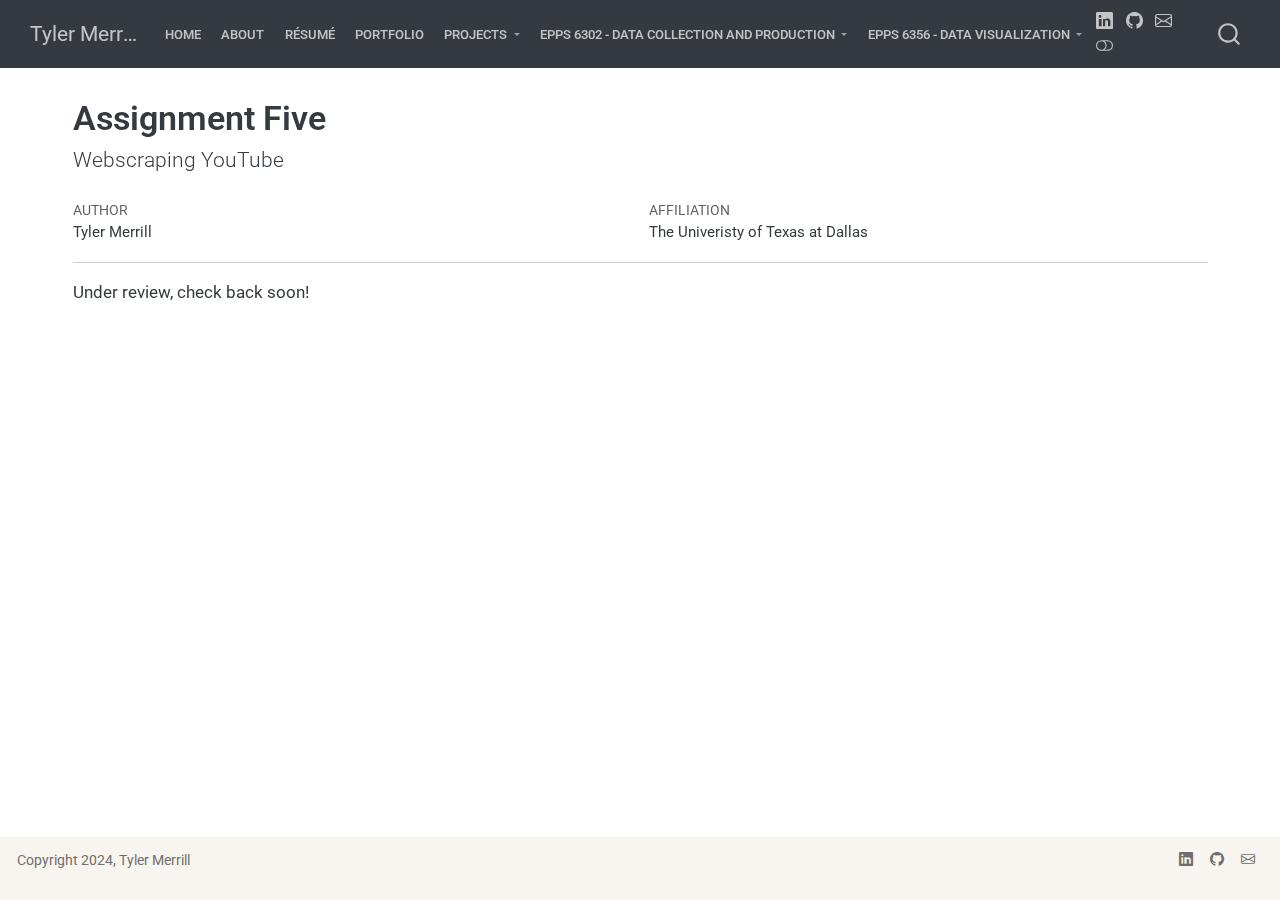
<file: Ansg_5_6302.html>
<!DOCTYPE html>
<html xmlns="http://www.w3.org/1999/xhtml" lang="en" xml:lang="en"><head>

<meta charset="utf-8">
<meta name="generator" content="quarto-1.5.57">

<meta name="viewport" content="width=device-width, initial-scale=1.0, user-scalable=yes">

<meta name="author" content="Tyler Merrill">

<title>Assignment Five – Tyler Merrill</title>
<style>
code{white-space: pre-wrap;}
span.smallcaps{font-variant: small-caps;}
div.columns{display: flex; gap: min(4vw, 1.5em);}
div.column{flex: auto; overflow-x: auto;}
div.hanging-indent{margin-left: 1.5em; text-indent: -1.5em;}
ul.task-list{list-style: none;}
ul.task-list li input[type="checkbox"] {
  width: 0.8em;
  margin: 0 0.8em 0.2em -1em; /* quarto-specific, see https://github.com/quarto-dev/quarto-cli/issues/4556 */ 
  vertical-align: middle;
}
</style>


<script src="site_libs/quarto-nav/quarto-nav.js"></script>
<script src="site_libs/quarto-nav/headroom.min.js"></script>
<script src="site_libs/clipboard/clipboard.min.js"></script>
<script src="site_libs/quarto-search/autocomplete.umd.js"></script>
<script src="site_libs/quarto-search/fuse.min.js"></script>
<script src="site_libs/quarto-search/quarto-search.js"></script>
<meta name="quarto:offset" content="./">
<link href="./gruk.png" rel="icon" type="image/png">
<script src="site_libs/quarto-html/quarto.js"></script>
<script src="site_libs/quarto-html/popper.min.js"></script>
<script src="site_libs/quarto-html/tippy.umd.min.js"></script>
<script src="site_libs/quarto-html/anchor.min.js"></script>
<link href="site_libs/quarto-html/tippy.css" rel="stylesheet">
<link href="site_libs/quarto-html/quarto-syntax-highlighting.css" rel="stylesheet" class="quarto-color-scheme" id="quarto-text-highlighting-styles">
<link href="site_libs/quarto-html/quarto-syntax-highlighting-dark.css" rel="prefetch" class="quarto-color-scheme quarto-color-alternate" id="quarto-text-highlighting-styles">
<script src="site_libs/bootstrap/bootstrap.min.js"></script>
<link href="site_libs/bootstrap/bootstrap-icons.css" rel="stylesheet">
<link href="site_libs/bootstrap/bootstrap.min.css" rel="stylesheet" class="quarto-color-scheme" id="quarto-bootstrap" data-mode="light">
<link href="site_libs/bootstrap/bootstrap-dark.min.css" rel="prefetch" class="quarto-color-scheme quarto-color-alternate" id="quarto-bootstrap" data-mode="light">
<script id="quarto-search-options" type="application/json">{
  "location": "navbar",
  "copy-button": false,
  "collapse-after": 3,
  "panel-placement": "end",
  "type": "overlay",
  "limit": 50,
  "keyboard-shortcut": [
    "f",
    "/",
    "s"
  ],
  "show-item-context": false,
  "language": {
    "search-no-results-text": "No results",
    "search-matching-documents-text": "matching documents",
    "search-copy-link-title": "Copy link to search",
    "search-hide-matches-text": "Hide additional matches",
    "search-more-match-text": "more match in this document",
    "search-more-matches-text": "more matches in this document",
    "search-clear-button-title": "Clear",
    "search-text-placeholder": "",
    "search-detached-cancel-button-title": "Cancel",
    "search-submit-button-title": "Submit",
    "search-label": "Search"
  }
}</script>


<link rel="stylesheet" href="styles.css">
</head>

<body class="nav-fixed">

<div id="quarto-search-results"></div>
  <header id="quarto-header" class="headroom fixed-top">
    <nav class="navbar navbar-expand-lg " data-bs-theme="dark">
      <div class="navbar-container container-fluid">
      <div class="navbar-brand-container mx-auto">
    <a class="navbar-brand" href="./index.html">
    <span class="navbar-title">Tyler Merrill</span>
    </a>
  </div>
            <div id="quarto-search" class="" title="Search"></div>
          <button class="navbar-toggler" type="button" data-bs-toggle="collapse" data-bs-target="#navbarCollapse" aria-controls="navbarCollapse" role="menu" aria-expanded="false" aria-label="Toggle navigation" onclick="if (window.quartoToggleHeadroom) { window.quartoToggleHeadroom(); }">
  <span class="navbar-toggler-icon"></span>
</button>
          <div class="collapse navbar-collapse" id="navbarCollapse">
            <ul class="navbar-nav navbar-nav-scroll me-auto">
  <li class="nav-item">
    <a class="nav-link" href="./index.html"> 
<span class="menu-text">Home</span></a>
  </li>  
  <li class="nav-item">
    <a class="nav-link" href="./about.html"> 
<span class="menu-text">About</span></a>
  </li>  
  <li class="nav-item">
    <a class="nav-link" href="./Tyler M - Résumé.pdf"> 
<span class="menu-text">Résumé</span></a>
  </li>  
  <li class="nav-item">
    <a class="nav-link" href="./research.html"> 
<span class="menu-text">Portfolio</span></a>
  </li>  
  <li class="nav-item dropdown ">
    <a class="nav-link dropdown-toggle" href="#" id="nav-menu-projects" role="link" data-bs-toggle="dropdown" aria-expanded="false">
 <span class="menu-text">Projects</span>
    </a>
    <ul class="dropdown-menu" aria-labelledby="nav-menu-projects">    
        <li>
    <a class="dropdown-item" href="./project.html">
 <span class="dropdown-text">EPPS 6302 - Final Project</span></a>
  </li>  
        <li>
    <a class="dropdown-item" href="./project2.html">
 <span class="dropdown-text">EPPS 6356 - Final Project</span></a>
  </li>  
        <li>
    <a class="dropdown-item" href="./6317.pdf">
 <span class="dropdown-text">EPPS 6317 - Proposal Presentation</span></a>
  </li>  
    </ul>
  </li>
  <li class="nav-item dropdown ">
    <a class="nav-link dropdown-toggle" href="#" id="nav-menu-epps-6302---data-collection-and-production" role="link" data-bs-toggle="dropdown" aria-expanded="false">
 <span class="menu-text">EPPS 6302 - Data Collection and Production</span>
    </a>
    <ul class="dropdown-menu" aria-labelledby="nav-menu-epps-6302---data-collection-and-production">    
        <li>
    <a class="dropdown-item" href="./Ansg_1_6302.html">
 <span class="dropdown-text">Assignment One</span></a>
  </li>  
        <li>
    <a class="dropdown-item" href="./Ansg_2_6302.html">
 <span class="dropdown-text">Assignment Two</span></a>
  </li>  
        <li>
    <a class="dropdown-item" href="./Ansg_3_6302.html">
 <span class="dropdown-text">Assignment Three</span></a>
  </li>  
        <li>
    <a class="dropdown-item" href="./Ansg_4_6302.html">
 <span class="dropdown-text">Assignment Four</span></a>
  </li>  
        <li>
    <a class="dropdown-item" href="./Ansg_5_6302.html">
 <span class="dropdown-text">Assignment Five</span></a>
  </li>  
    </ul>
  </li>
  <li class="nav-item dropdown ">
    <a class="nav-link dropdown-toggle" href="#" id="nav-menu-epps-6356---data-visualization" role="link" data-bs-toggle="dropdown" aria-expanded="false">
 <span class="menu-text">EPPS 6356 - Data Visualization</span>
    </a>
    <ul class="dropdown-menu" aria-labelledby="nav-menu-epps-6356---data-visualization">    
        <li>
    <a class="dropdown-item" href="./Ansg_1_6356.html">
 <span class="dropdown-text">Assignment One</span></a>
  </li>  
        <li>
    <a class="dropdown-item" href="./keynote2016.html">
 <span class="dropdown-text">On Dr.&nbsp;Tufte’s 2016 Speech</span></a>
  </li>  
        <li>
    <a class="dropdown-item" href="./flu.html">
 <span class="dropdown-text">Google Flu &amp; Dr.&nbsp;Wickham’s 2019 Keynote</span></a>
  </li>  
        <li>
    <a class="dropdown-item" href="./Ansg_2_6356.html">
 <span class="dropdown-text">Assignment Two</span></a>
  </li>  
        <li>
    <a class="dropdown-item" href="./two_styles.html">
 <span class="dropdown-text">Two Styles - Cario and Ware</span></a>
  </li>  
        <li>
    <a class="dropdown-item" href="./McGhee.html">
 <span class="dropdown-text">McGhee and HPI</span></a>
  </li>  
        <li>
    <a class="dropdown-item" href="./Ansg_3_6356.html">
 <span class="dropdown-text">Assignment Three</span></a>
  </li>  
        <li>
    <a class="dropdown-item" href="./Ansg_4_6356.html">
 <span class="dropdown-text">Assignment Four (Hackathon - 01)</span></a>
  </li>  
        <li>
    <a class="dropdown-item" href="./Knuth.html">
 <span class="dropdown-text">Comments on Knuth and Malinowski</span></a>
  </li>  
        <li>
    <a class="dropdown-item" href="./Ansg_5_6356.html">
 <span class="dropdown-text">Assignment Five</span></a>
  </li>  
        <li>
    <a class="dropdown-item" href="./Ansg_6_6356.html">
 <span class="dropdown-text">Assignment Six</span></a>
  </li>  
        <li>
    <a class="dropdown-item" href="./McKinsey.html">
 <span class="dropdown-text">McKinsey and D3</span></a>
  </li>  
        <li>
    <a class="dropdown-item" href="./Ansg_7_6356.html">
 <span class="dropdown-text">Assignment Seven (Hackathon - 02)</span></a>
  </li>  
    </ul>
  </li>
</ul>
          </div> <!-- /navcollapse -->
            <div class="quarto-navbar-tools tools-wide">
    <a href="https://www.linkedin.com/in/tylermpro/" title="" class="quarto-navigation-tool px-1" aria-label=""><i class="bi bi-linkedin"></i></a>
    <a href="https://github.com/tylermerrill/tylermerrill.github.io" title="" class="quarto-navigation-tool px-1" aria-label=""><i class="bi bi-github"></i></a>
    <a href="mailto:Tyler.Merrill@UTDallas.edu" title="" class="quarto-navigation-tool px-1" aria-label=""><i class="bi bi-envelope"></i></a>
  <a href="" class="quarto-color-scheme-toggle quarto-navigation-tool  px-1" onclick="window.quartoToggleColorScheme(); return false;" title="Toggle dark mode"><i class="bi"></i></a>
</div>
      </div> <!-- /container-fluid -->
    </nav>
</header>
<!-- content -->
<div id="quarto-content" class="quarto-container page-columns page-rows-contents page-layout-full page-navbar">
<!-- sidebar -->
<!-- margin-sidebar -->
    <div id="quarto-margin-sidebar" class="sidebar margin-sidebar zindex-bottom">
        
    </div>
<!-- main -->
<main class="content column-page" id="quarto-document-content">

<header id="title-block-header" class="quarto-title-block default">
<div class="quarto-title">
<h1 class="title">Assignment Five</h1>
<p class="subtitle lead">Webscraping YouTube</p>
</div>


<div class="quarto-title-meta-author column-page">
  <div class="quarto-title-meta-heading">Author</div>
  <div class="quarto-title-meta-heading">Affiliation</div>
  
    <div class="quarto-title-meta-contents">
    <p class="author">Tyler Merrill </p>
  </div>
  <div class="quarto-title-meta-contents">
        <p class="affiliation">
            The Univeristy of Texas at Dallas
          </p>
      </div>
  </div>

<div class="quarto-title-meta column-page">

      
  
    
  </div>
  


</header>


<hr>
<p>Under review, check back soon!</p>



</main> <!-- /main -->
<script id="quarto-html-after-body" type="application/javascript">
window.document.addEventListener("DOMContentLoaded", function (event) {
  const toggleBodyColorMode = (bsSheetEl) => {
    const mode = bsSheetEl.getAttribute("data-mode");
    const bodyEl = window.document.querySelector("body");
    if (mode === "dark") {
      bodyEl.classList.add("quarto-dark");
      bodyEl.classList.remove("quarto-light");
    } else {
      bodyEl.classList.add("quarto-light");
      bodyEl.classList.remove("quarto-dark");
    }
  }
  const toggleBodyColorPrimary = () => {
    const bsSheetEl = window.document.querySelector("link#quarto-bootstrap");
    if (bsSheetEl) {
      toggleBodyColorMode(bsSheetEl);
    }
  }
  toggleBodyColorPrimary();  
  const disableStylesheet = (stylesheets) => {
    for (let i=0; i < stylesheets.length; i++) {
      const stylesheet = stylesheets[i];
      stylesheet.rel = 'prefetch';
    }
  }
  const enableStylesheet = (stylesheets) => {
    for (let i=0; i < stylesheets.length; i++) {
      const stylesheet = stylesheets[i];
      stylesheet.rel = 'stylesheet';
    }
  }
  const manageTransitions = (selector, allowTransitions) => {
    const els = window.document.querySelectorAll(selector);
    for (let i=0; i < els.length; i++) {
      const el = els[i];
      if (allowTransitions) {
        el.classList.remove('notransition');
      } else {
        el.classList.add('notransition');
      }
    }
  }
  const toggleGiscusIfUsed = (isAlternate, darkModeDefault) => {
    const baseTheme = document.querySelector('#giscus-base-theme')?.value ?? 'light';
    const alternateTheme = document.querySelector('#giscus-alt-theme')?.value ?? 'dark';
    let newTheme = '';
    if(darkModeDefault) {
      newTheme = isAlternate ? baseTheme : alternateTheme;
    } else {
      newTheme = isAlternate ? alternateTheme : baseTheme;
    }
    const changeGiscusTheme = () => {
      // From: https://github.com/giscus/giscus/issues/336
      const sendMessage = (message) => {
        const iframe = document.querySelector('iframe.giscus-frame');
        if (!iframe) return;
        iframe.contentWindow.postMessage({ giscus: message }, 'https://giscus.app');
      }
      sendMessage({
        setConfig: {
          theme: newTheme
        }
      });
    }
    const isGiscussLoaded = window.document.querySelector('iframe.giscus-frame') !== null;
    if (isGiscussLoaded) {
      changeGiscusTheme();
    }
  }
  const toggleColorMode = (alternate) => {
    // Switch the stylesheets
    const alternateStylesheets = window.document.querySelectorAll('link.quarto-color-scheme.quarto-color-alternate');
    manageTransitions('#quarto-margin-sidebar .nav-link', false);
    if (alternate) {
      enableStylesheet(alternateStylesheets);
      for (const sheetNode of alternateStylesheets) {
        if (sheetNode.id === "quarto-bootstrap") {
          toggleBodyColorMode(sheetNode);
        }
      }
    } else {
      disableStylesheet(alternateStylesheets);
      toggleBodyColorPrimary();
    }
    manageTransitions('#quarto-margin-sidebar .nav-link', true);
    // Switch the toggles
    const toggles = window.document.querySelectorAll('.quarto-color-scheme-toggle');
    for (let i=0; i < toggles.length; i++) {
      const toggle = toggles[i];
      if (toggle) {
        if (alternate) {
          toggle.classList.add("alternate");     
        } else {
          toggle.classList.remove("alternate");
        }
      }
    }
    // Hack to workaround the fact that safari doesn't
    // properly recolor the scrollbar when toggling (#1455)
    if (navigator.userAgent.indexOf('Safari') > 0 && navigator.userAgent.indexOf('Chrome') == -1) {
      manageTransitions("body", false);
      window.scrollTo(0, 1);
      setTimeout(() => {
        window.scrollTo(0, 0);
        manageTransitions("body", true);
      }, 40);  
    }
  }
  const isFileUrl = () => { 
    return window.location.protocol === 'file:';
  }
  const hasAlternateSentinel = () => {  
    let styleSentinel = getColorSchemeSentinel();
    if (styleSentinel !== null) {
      return styleSentinel === "alternate";
    } else {
      return false;
    }
  }
  const setStyleSentinel = (alternate) => {
    const value = alternate ? "alternate" : "default";
    if (!isFileUrl()) {
      window.localStorage.setItem("quarto-color-scheme", value);
    } else {
      localAlternateSentinel = value;
    }
  }
  const getColorSchemeSentinel = () => {
    if (!isFileUrl()) {
      const storageValue = window.localStorage.getItem("quarto-color-scheme");
      return storageValue != null ? storageValue : localAlternateSentinel;
    } else {
      return localAlternateSentinel;
    }
  }
  const darkModeDefault = false;
  let localAlternateSentinel = darkModeDefault ? 'alternate' : 'default';
  // Dark / light mode switch
  window.quartoToggleColorScheme = () => {
    // Read the current dark / light value 
    let toAlternate = !hasAlternateSentinel();
    toggleColorMode(toAlternate);
    setStyleSentinel(toAlternate);
    toggleGiscusIfUsed(toAlternate, darkModeDefault);
  };
  // Ensure there is a toggle, if there isn't float one in the top right
  if (window.document.querySelector('.quarto-color-scheme-toggle') === null) {
    const a = window.document.createElement('a');
    a.classList.add('top-right');
    a.classList.add('quarto-color-scheme-toggle');
    a.href = "";
    a.onclick = function() { try { window.quartoToggleColorScheme(); } catch {} return false; };
    const i = window.document.createElement("i");
    i.classList.add('bi');
    a.appendChild(i);
    window.document.body.appendChild(a);
  }
  // Switch to dark mode if need be
  if (hasAlternateSentinel()) {
    toggleColorMode(true);
  } else {
    toggleColorMode(false);
  }
  const icon = "";
  const anchorJS = new window.AnchorJS();
  anchorJS.options = {
    placement: 'right',
    icon: icon
  };
  anchorJS.add('.anchored');
  const isCodeAnnotation = (el) => {
    for (const clz of el.classList) {
      if (clz.startsWith('code-annotation-')) {                     
        return true;
      }
    }
    return false;
  }
  const onCopySuccess = function(e) {
    // button target
    const button = e.trigger;
    // don't keep focus
    button.blur();
    // flash "checked"
    button.classList.add('code-copy-button-checked');
    var currentTitle = button.getAttribute("title");
    button.setAttribute("title", "Copied!");
    let tooltip;
    if (window.bootstrap) {
      button.setAttribute("data-bs-toggle", "tooltip");
      button.setAttribute("data-bs-placement", "left");
      button.setAttribute("data-bs-title", "Copied!");
      tooltip = new bootstrap.Tooltip(button, 
        { trigger: "manual", 
          customClass: "code-copy-button-tooltip",
          offset: [0, -8]});
      tooltip.show();    
    }
    setTimeout(function() {
      if (tooltip) {
        tooltip.hide();
        button.removeAttribute("data-bs-title");
        button.removeAttribute("data-bs-toggle");
        button.removeAttribute("data-bs-placement");
      }
      button.setAttribute("title", currentTitle);
      button.classList.remove('code-copy-button-checked');
    }, 1000);
    // clear code selection
    e.clearSelection();
  }
  const getTextToCopy = function(trigger) {
      const codeEl = trigger.previousElementSibling.cloneNode(true);
      for (const childEl of codeEl.children) {
        if (isCodeAnnotation(childEl)) {
          childEl.remove();
        }
      }
      return codeEl.innerText;
  }
  const clipboard = new window.ClipboardJS('.code-copy-button:not([data-in-quarto-modal])', {
    text: getTextToCopy
  });
  clipboard.on('success', onCopySuccess);
  if (window.document.getElementById('quarto-embedded-source-code-modal')) {
    // For code content inside modals, clipBoardJS needs to be initialized with a container option
    // TODO: Check when it could be a function (https://github.com/zenorocha/clipboard.js/issues/860)
    const clipboardModal = new window.ClipboardJS('.code-copy-button[data-in-quarto-modal]', {
      text: getTextToCopy,
      container: window.document.getElementById('quarto-embedded-source-code-modal')
    });
    clipboardModal.on('success', onCopySuccess);
  }
    var localhostRegex = new RegExp(/^(?:http|https):\/\/localhost\:?[0-9]*\//);
    var mailtoRegex = new RegExp(/^mailto:/);
      var filterRegex = new RegExp('/' + window.location.host + '/');
    var isInternal = (href) => {
        return filterRegex.test(href) || localhostRegex.test(href) || mailtoRegex.test(href);
    }
    // Inspect non-navigation links and adorn them if external
 	var links = window.document.querySelectorAll('a[href]:not(.nav-link):not(.navbar-brand):not(.toc-action):not(.sidebar-link):not(.sidebar-item-toggle):not(.pagination-link):not(.no-external):not([aria-hidden]):not(.dropdown-item):not(.quarto-navigation-tool):not(.about-link)');
    for (var i=0; i<links.length; i++) {
      const link = links[i];
      if (!isInternal(link.href)) {
        // undo the damage that might have been done by quarto-nav.js in the case of
        // links that we want to consider external
        if (link.dataset.originalHref !== undefined) {
          link.href = link.dataset.originalHref;
        }
      }
    }
  function tippyHover(el, contentFn, onTriggerFn, onUntriggerFn) {
    const config = {
      allowHTML: true,
      maxWidth: 500,
      delay: 100,
      arrow: false,
      appendTo: function(el) {
          return el.parentElement;
      },
      interactive: true,
      interactiveBorder: 10,
      theme: 'quarto',
      placement: 'bottom-start',
    };
    if (contentFn) {
      config.content = contentFn;
    }
    if (onTriggerFn) {
      config.onTrigger = onTriggerFn;
    }
    if (onUntriggerFn) {
      config.onUntrigger = onUntriggerFn;
    }
    window.tippy(el, config); 
  }
  const noterefs = window.document.querySelectorAll('a[role="doc-noteref"]');
  for (var i=0; i<noterefs.length; i++) {
    const ref = noterefs[i];
    tippyHover(ref, function() {
      // use id or data attribute instead here
      let href = ref.getAttribute('data-footnote-href') || ref.getAttribute('href');
      try { href = new URL(href).hash; } catch {}
      const id = href.replace(/^#\/?/, "");
      const note = window.document.getElementById(id);
      if (note) {
        return note.innerHTML;
      } else {
        return "";
      }
    });
  }
  const xrefs = window.document.querySelectorAll('a.quarto-xref');
  const processXRef = (id, note) => {
    // Strip column container classes
    const stripColumnClz = (el) => {
      el.classList.remove("page-full", "page-columns");
      if (el.children) {
        for (const child of el.children) {
          stripColumnClz(child);
        }
      }
    }
    stripColumnClz(note)
    if (id === null || id.startsWith('sec-')) {
      // Special case sections, only their first couple elements
      const container = document.createElement("div");
      if (note.children && note.children.length > 2) {
        container.appendChild(note.children[0].cloneNode(true));
        for (let i = 1; i < note.children.length; i++) {
          const child = note.children[i];
          if (child.tagName === "P" && child.innerText === "") {
            continue;
          } else {
            container.appendChild(child.cloneNode(true));
            break;
          }
        }
        if (window.Quarto?.typesetMath) {
          window.Quarto.typesetMath(container);
        }
        return container.innerHTML
      } else {
        if (window.Quarto?.typesetMath) {
          window.Quarto.typesetMath(note);
        }
        return note.innerHTML;
      }
    } else {
      // Remove any anchor links if they are present
      const anchorLink = note.querySelector('a.anchorjs-link');
      if (anchorLink) {
        anchorLink.remove();
      }
      if (window.Quarto?.typesetMath) {
        window.Quarto.typesetMath(note);
      }
      // TODO in 1.5, we should make sure this works without a callout special case
      if (note.classList.contains("callout")) {
        return note.outerHTML;
      } else {
        return note.innerHTML;
      }
    }
  }
  for (var i=0; i<xrefs.length; i++) {
    const xref = xrefs[i];
    tippyHover(xref, undefined, function(instance) {
      instance.disable();
      let url = xref.getAttribute('href');
      let hash = undefined; 
      if (url.startsWith('#')) {
        hash = url;
      } else {
        try { hash = new URL(url).hash; } catch {}
      }
      if (hash) {
        const id = hash.replace(/^#\/?/, "");
        const note = window.document.getElementById(id);
        if (note !== null) {
          try {
            const html = processXRef(id, note.cloneNode(true));
            instance.setContent(html);
          } finally {
            instance.enable();
            instance.show();
          }
        } else {
          // See if we can fetch this
          fetch(url.split('#')[0])
          .then(res => res.text())
          .then(html => {
            const parser = new DOMParser();
            const htmlDoc = parser.parseFromString(html, "text/html");
            const note = htmlDoc.getElementById(id);
            if (note !== null) {
              const html = processXRef(id, note);
              instance.setContent(html);
            } 
          }).finally(() => {
            instance.enable();
            instance.show();
          });
        }
      } else {
        // See if we can fetch a full url (with no hash to target)
        // This is a special case and we should probably do some content thinning / targeting
        fetch(url)
        .then(res => res.text())
        .then(html => {
          const parser = new DOMParser();
          const htmlDoc = parser.parseFromString(html, "text/html");
          const note = htmlDoc.querySelector('main.content');
          if (note !== null) {
            // This should only happen for chapter cross references
            // (since there is no id in the URL)
            // remove the first header
            if (note.children.length > 0 && note.children[0].tagName === "HEADER") {
              note.children[0].remove();
            }
            const html = processXRef(null, note);
            instance.setContent(html);
          } 
        }).finally(() => {
          instance.enable();
          instance.show();
        });
      }
    }, function(instance) {
    });
  }
      let selectedAnnoteEl;
      const selectorForAnnotation = ( cell, annotation) => {
        let cellAttr = 'data-code-cell="' + cell + '"';
        let lineAttr = 'data-code-annotation="' +  annotation + '"';
        const selector = 'span[' + cellAttr + '][' + lineAttr + ']';
        return selector;
      }
      const selectCodeLines = (annoteEl) => {
        const doc = window.document;
        const targetCell = annoteEl.getAttribute("data-target-cell");
        const targetAnnotation = annoteEl.getAttribute("data-target-annotation");
        const annoteSpan = window.document.querySelector(selectorForAnnotation(targetCell, targetAnnotation));
        const lines = annoteSpan.getAttribute("data-code-lines").split(",");
        const lineIds = lines.map((line) => {
          return targetCell + "-" + line;
        })
        let top = null;
        let height = null;
        let parent = null;
        if (lineIds.length > 0) {
            //compute the position of the single el (top and bottom and make a div)
            const el = window.document.getElementById(lineIds[0]);
            top = el.offsetTop;
            height = el.offsetHeight;
            parent = el.parentElement.parentElement;
          if (lineIds.length > 1) {
            const lastEl = window.document.getElementById(lineIds[lineIds.length - 1]);
            const bottom = lastEl.offsetTop + lastEl.offsetHeight;
            height = bottom - top;
          }
          if (top !== null && height !== null && parent !== null) {
            // cook up a div (if necessary) and position it 
            let div = window.document.getElementById("code-annotation-line-highlight");
            if (div === null) {
              div = window.document.createElement("div");
              div.setAttribute("id", "code-annotation-line-highlight");
              div.style.position = 'absolute';
              parent.appendChild(div);
            }
            div.style.top = top - 2 + "px";
            div.style.height = height + 4 + "px";
            div.style.left = 0;
            let gutterDiv = window.document.getElementById("code-annotation-line-highlight-gutter");
            if (gutterDiv === null) {
              gutterDiv = window.document.createElement("div");
              gutterDiv.setAttribute("id", "code-annotation-line-highlight-gutter");
              gutterDiv.style.position = 'absolute';
              const codeCell = window.document.getElementById(targetCell);
              const gutter = codeCell.querySelector('.code-annotation-gutter');
              gutter.appendChild(gutterDiv);
            }
            gutterDiv.style.top = top - 2 + "px";
            gutterDiv.style.height = height + 4 + "px";
          }
          selectedAnnoteEl = annoteEl;
        }
      };
      const unselectCodeLines = () => {
        const elementsIds = ["code-annotation-line-highlight", "code-annotation-line-highlight-gutter"];
        elementsIds.forEach((elId) => {
          const div = window.document.getElementById(elId);
          if (div) {
            div.remove();
          }
        });
        selectedAnnoteEl = undefined;
      };
        // Handle positioning of the toggle
    window.addEventListener(
      "resize",
      throttle(() => {
        elRect = undefined;
        if (selectedAnnoteEl) {
          selectCodeLines(selectedAnnoteEl);
        }
      }, 10)
    );
    function throttle(fn, ms) {
    let throttle = false;
    let timer;
      return (...args) => {
        if(!throttle) { // first call gets through
            fn.apply(this, args);
            throttle = true;
        } else { // all the others get throttled
            if(timer) clearTimeout(timer); // cancel #2
            timer = setTimeout(() => {
              fn.apply(this, args);
              timer = throttle = false;
            }, ms);
        }
      };
    }
      // Attach click handler to the DT
      const annoteDls = window.document.querySelectorAll('dt[data-target-cell]');
      for (const annoteDlNode of annoteDls) {
        annoteDlNode.addEventListener('click', (event) => {
          const clickedEl = event.target;
          if (clickedEl !== selectedAnnoteEl) {
            unselectCodeLines();
            const activeEl = window.document.querySelector('dt[data-target-cell].code-annotation-active');
            if (activeEl) {
              activeEl.classList.remove('code-annotation-active');
            }
            selectCodeLines(clickedEl);
            clickedEl.classList.add('code-annotation-active');
          } else {
            // Unselect the line
            unselectCodeLines();
            clickedEl.classList.remove('code-annotation-active');
          }
        });
      }
  const findCites = (el) => {
    const parentEl = el.parentElement;
    if (parentEl) {
      const cites = parentEl.dataset.cites;
      if (cites) {
        return {
          el,
          cites: cites.split(' ')
        };
      } else {
        return findCites(el.parentElement)
      }
    } else {
      return undefined;
    }
  };
  var bibliorefs = window.document.querySelectorAll('a[role="doc-biblioref"]');
  for (var i=0; i<bibliorefs.length; i++) {
    const ref = bibliorefs[i];
    const citeInfo = findCites(ref);
    if (citeInfo) {
      tippyHover(citeInfo.el, function() {
        var popup = window.document.createElement('div');
        citeInfo.cites.forEach(function(cite) {
          var citeDiv = window.document.createElement('div');
          citeDiv.classList.add('hanging-indent');
          citeDiv.classList.add('csl-entry');
          var biblioDiv = window.document.getElementById('ref-' + cite);
          if (biblioDiv) {
            citeDiv.innerHTML = biblioDiv.innerHTML;
          }
          popup.appendChild(citeDiv);
        });
        return popup.innerHTML;
      });
    }
  }
});
</script>
</div> <!-- /content -->
<footer class="footer">
  <div class="nav-footer">
    <div class="nav-footer-left">
      <ul class="footer-items list-unstyled">
    <li class="nav-item">
 Copyright 2024, Tyler Merrill
  </li>  
</ul>
    </div>   
    <div class="nav-footer-center">
      &nbsp;
    </div>
    <div class="nav-footer-right">
      <ul class="footer-items list-unstyled">
    <li class="nav-item compact">
    <a class="nav-link" href="https://www.linkedin.com/in/tylermpro/">
      <i class="bi bi-linkedin" role="img">
</i> 
    </a>
  </li>  
    <li class="nav-item compact">
    <a class="nav-link" href="https://github.com/tylermerrill/tylermerrill.github.io">
      <i class="bi bi-github" role="img">
</i> 
    </a>
  </li>  
    <li class="nav-item compact">
    <a class="nav-link" href="mailto:Tyler.Merrill@UTDallas.edu">
      <i class="bi bi-envelope" role="img">
</i> 
    </a>
  </li>  
</ul>
    </div>
  </div>
</footer>




</body></html>
</file>
<file: site_libs/quarto-html/tippy.css>
.tippy-box[data-animation=fade][data-state=hidden]{opacity:0}[data-tippy-root]{max-width:calc(100vw - 10px)}.tippy-box{position:relative;background-color:#333;color:#fff;border-radius:4px;font-size:14px;line-height:1.4;white-space:normal;outline:0;transition-property:transform,visibility,opacity}.tippy-box[data-placement^=top]>.tippy-arrow{bottom:0}.tippy-box[data-placement^=top]>.tippy-arrow:before{bottom:-7px;left:0;border-width:8px 8px 0;border-top-color:initial;transform-origin:center top}.tippy-box[data-placement^=bottom]>.tippy-arrow{top:0}.tippy-box[data-placement^=bottom]>.tippy-arrow:before{top:-7px;left:0;border-width:0 8px 8px;border-bottom-color:initial;transform-origin:center bottom}.tippy-box[data-placement^=left]>.tippy-arrow{right:0}.tippy-box[data-placement^=left]>.tippy-arrow:before{border-width:8px 0 8px 8px;border-left-color:initial;right:-7px;transform-origin:center left}.tippy-box[data-placement^=right]>.tippy-arrow{left:0}.tippy-box[data-placement^=right]>.tippy-arrow:before{left:-7px;border-width:8px 8px 8px 0;border-right-color:initial;transform-origin:center right}.tippy-box[data-inertia][data-state=visible]{transition-timing-function:cubic-bezier(.54,1.5,.38,1.11)}.tippy-arrow{width:16px;height:16px;color:#333}.tippy-arrow:before{content:"";position:absolute;border-color:transparent;border-style:solid}.tippy-content{position:relative;padding:5px 9px;z-index:1}
</file>
<file: site_libs/quarto-html/quarto-syntax-highlighting.css>
/* quarto syntax highlight colors */
:root {
  --quarto-hl-ot-color: #003B4F;
  --quarto-hl-at-color: #657422;
  --quarto-hl-ss-color: #20794D;
  --quarto-hl-an-color: #5E5E5E;
  --quarto-hl-fu-color: #4758AB;
  --quarto-hl-st-color: #20794D;
  --quarto-hl-cf-color: #003B4F;
  --quarto-hl-op-color: #5E5E5E;
  --quarto-hl-er-color: #AD0000;
  --quarto-hl-bn-color: #AD0000;
  --quarto-hl-al-color: #AD0000;
  --quarto-hl-va-color: #111111;
  --quarto-hl-bu-color: inherit;
  --quarto-hl-ex-color: inherit;
  --quarto-hl-pp-color: #AD0000;
  --quarto-hl-in-color: #5E5E5E;
  --quarto-hl-vs-color: #20794D;
  --quarto-hl-wa-color: #5E5E5E;
  --quarto-hl-do-color: #5E5E5E;
  --quarto-hl-im-color: #00769E;
  --quarto-hl-ch-color: #20794D;
  --quarto-hl-dt-color: #AD0000;
  --quarto-hl-fl-color: #AD0000;
  --quarto-hl-co-color: #5E5E5E;
  --quarto-hl-cv-color: #5E5E5E;
  --quarto-hl-cn-color: #8f5902;
  --quarto-hl-sc-color: #5E5E5E;
  --quarto-hl-dv-color: #AD0000;
  --quarto-hl-kw-color: #003B4F;
}

/* other quarto variables */
:root {
  --quarto-font-monospace: SFMono-Regular, Menlo, Monaco, Consolas, "Liberation Mono", "Courier New", monospace;
}

pre > code.sourceCode > span {
  color: #003B4F;
}

code span {
  color: #003B4F;
}

code.sourceCode > span {
  color: #003B4F;
}

div.sourceCode,
div.sourceCode pre.sourceCode {
  color: #003B4F;
}

code span.ot {
  color: #003B4F;
  font-style: inherit;
}

code span.at {
  color: #657422;
  font-style: inherit;
}

code span.ss {
  color: #20794D;
  font-style: inherit;
}

code span.an {
  color: #5E5E5E;
  font-style: inherit;
}

code span.fu {
  color: #4758AB;
  font-style: inherit;
}

code span.st {
  color: #20794D;
  font-style: inherit;
}

code span.cf {
  color: #003B4F;
  font-weight: bold;
  font-style: inherit;
}

code span.op {
  color: #5E5E5E;
  font-style: inherit;
}

code span.er {
  color: #AD0000;
  font-style: inherit;
}

code span.bn {
  color: #AD0000;
  font-style: inherit;
}

code span.al {
  color: #AD0000;
  font-style: inherit;
}

code span.va {
  color: #111111;
  font-style: inherit;
}

code span.bu {
  font-style: inherit;
}

code span.ex {
  font-style: inherit;
}

code span.pp {
  color: #AD0000;
  font-style: inherit;
}

code span.in {
  color: #5E5E5E;
  font-style: inherit;
}

code span.vs {
  color: #20794D;
  font-style: inherit;
}

code span.wa {
  color: #5E5E5E;
  font-style: italic;
}

code span.do {
  color: #5E5E5E;
  font-style: italic;
}

code span.im {
  color: #00769E;
  font-style: inherit;
}

code span.ch {
  color: #20794D;
  font-style: inherit;
}

code span.dt {
  color: #AD0000;
  font-style: inherit;
}

code span.fl {
  color: #AD0000;
  font-style: inherit;
}

code span.co {
  color: #5E5E5E;
  font-style: inherit;
}

code span.cv {
  color: #5E5E5E;
  font-style: italic;
}

code span.cn {
  color: #8f5902;
  font-style: inherit;
}

code span.sc {
  color: #5E5E5E;
  font-style: inherit;
}

code span.dv {
  color: #AD0000;
  font-style: inherit;
}

code span.kw {
  color: #003B4F;
  font-weight: bold;
  font-style: inherit;
}

.prevent-inlining {
  content: "</";
}

/*# sourceMappingURL=debc5d5d77c3f9108843748ff7464032.css.map */
</file>
<file: site_libs/quarto-html/quarto-syntax-highlighting-dark.css>
/* quarto syntax highlight colors */
:root {
  --quarto-hl-al-color: #f07178;
  --quarto-hl-an-color: #d4d0ab;
  --quarto-hl-at-color: #00e0e0;
  --quarto-hl-bn-color: #d4d0ab;
  --quarto-hl-bu-color: #abe338;
  --quarto-hl-ch-color: #abe338;
  --quarto-hl-co-color: #f8f8f2;
  --quarto-hl-cv-color: #ffd700;
  --quarto-hl-cn-color: #ffd700;
  --quarto-hl-cf-color: #ffa07a;
  --quarto-hl-dt-color: #ffa07a;
  --quarto-hl-dv-color: #d4d0ab;
  --quarto-hl-do-color: #f8f8f2;
  --quarto-hl-er-color: #f07178;
  --quarto-hl-ex-color: #00e0e0;
  --quarto-hl-fl-color: #d4d0ab;
  --quarto-hl-fu-color: #ffa07a;
  --quarto-hl-im-color: #abe338;
  --quarto-hl-in-color: #d4d0ab;
  --quarto-hl-kw-color: #ffa07a;
  --quarto-hl-op-color: #ffa07a;
  --quarto-hl-ot-color: #00e0e0;
  --quarto-hl-pp-color: #dcc6e0;
  --quarto-hl-re-color: #00e0e0;
  --quarto-hl-sc-color: #abe338;
  --quarto-hl-ss-color: #abe338;
  --quarto-hl-st-color: #abe338;
  --quarto-hl-va-color: #00e0e0;
  --quarto-hl-vs-color: #abe338;
  --quarto-hl-wa-color: #dcc6e0;
}

/* other quarto variables */
:root {
  --quarto-font-monospace: SFMono-Regular, Menlo, Monaco, Consolas, "Liberation Mono", "Courier New", monospace;
}

code span.al {
  background-color: #2a0f15;
  font-weight: bold;
  color: #f07178;
}

code span.an {
  color: #d4d0ab;
}

code span.at {
  color: #00e0e0;
}

code span.bn {
  color: #d4d0ab;
}

code span.bu {
  color: #abe338;
}

code span.ch {
  color: #abe338;
}

code span.co {
  font-style: italic;
  color: #f8f8f2;
}

code span.cv {
  color: #ffd700;
}

code span.cn {
  color: #ffd700;
}

code span.cf {
  font-weight: bold;
  color: #ffa07a;
}

code span.dt {
  color: #ffa07a;
}

code span.dv {
  color: #d4d0ab;
}

code span.do {
  color: #f8f8f2;
}

code span.er {
  color: #f07178;
  text-decoration: underline;
}

code span.ex {
  font-weight: bold;
  color: #00e0e0;
}

code span.fl {
  color: #d4d0ab;
}

code span.fu {
  color: #ffa07a;
}

code span.im {
  color: #abe338;
}

code span.in {
  color: #d4d0ab;
}

code span.kw {
  font-weight: bold;
  color: #ffa07a;
}

pre > code.sourceCode > span {
  color: #f8f8f2;
}

code span {
  color: #f8f8f2;
}

code.sourceCode > span {
  color: #f8f8f2;
}

div.sourceCode,
div.sourceCode pre.sourceCode {
  color: #f8f8f2;
}

code span.op {
  color: #ffa07a;
}

code span.ot {
  color: #00e0e0;
}

code span.pp {
  color: #dcc6e0;
}

code span.re {
  background-color: #f8f8f2;
  color: #00e0e0;
}

code span.sc {
  color: #abe338;
}

code span.ss {
  color: #abe338;
}

code span.st {
  color: #abe338;
}

code span.va {
  color: #00e0e0;
}

code span.vs {
  color: #abe338;
}

code span.wa {
  color: #dcc6e0;
}

.prevent-inlining {
  content: "</";
}

/*# sourceMappingURL=935a306eefa94366c21e1a970dddb765.css.map */
</file>
<file: styles.css>
/* css styles */
</file>
